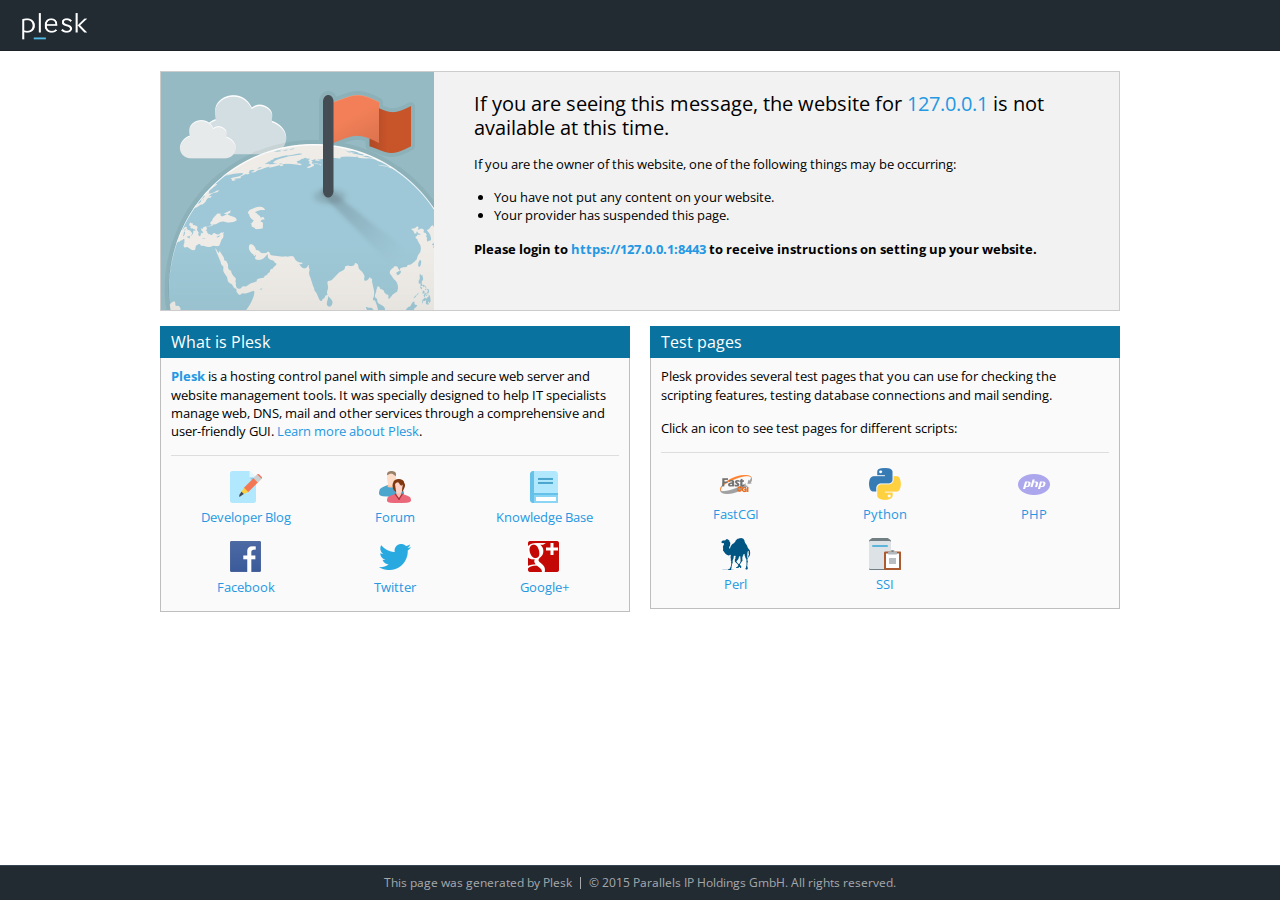
<file: old/index.html>
<!DOCTYPE html>
<html lang="en" dir="ltr" class="sid-plesk">
<head>
    <title>Domain Default page</title>
    <meta name='copyright' content='Copyright 1999-2015. Parallels IP Holdings GmbH. All Rights Reserved.'>
    <meta charset="utf-8">
    <meta http-equiv="X-UA-Compatible" content="IE=edge,chrome=1">
    <meta name="viewport" content="width=device-width, initial-scale=1.0, maximum-scale=1.0">
    <meta http-equiv="Cache-Control" content="no-cache">
    <link rel="shortcut icon" href="favicon.ico">
    <link rel="stylesheet" href="css/style.css">
    <script src="https://assets.plesk.com/static/default-website-content/public/default-website-index.js"></script>
</head>
<body>

<div class="page-container">
    <!-- start: PAGE HEADER-->
    <div class="page-header-wrapper">
        <div class="page-header">
            <a class="product-logo" href="https://www.plesk.com/" target="_blank"><img src="img/logo.png" alt="Plesk"></a>
        </div>
    </div>
    <!-- end: PAGE HEADER-->

    <!-- start: PAGE CONTENT-->
    <div class="page-content-wrapper">
        <div class="page-content">

            <div class="page-info-wrapper">
                <div class="page-info">
                    <div class="page-info-heading">If you are seeing this message, the website for <script>document.write('<a href="http://' + (location.hostname.indexOf(':')>=0?'['+location.hostname+']':location.hostname) + '">' + location.hostname + '</a>');</script> is not available at this time.</div>
                    <p>If you are the owner of this website, one of the following things may be occurring:</p>
                    <ul>
                        <li>You have not put any content on your website.</li>
                        <li>Your provider has suspended this page.</li>
                    </ul>
                    <p><b>Please login to <script>document.write('<a href="https://' + (location.hostname.indexOf(':')>=0?'['+location.hostname+']':location.hostname) + ':8443">https://' + (location.hostname.indexOf(':')>=0?'['+location.hostname+']':location.hostname) +':8443</a>');</script> to receive instructions on setting  up your website.</b></p>
                </div>
            </div>

            <div class="product-info-wrapper">
                <div class="col">
                    <div class="product-info">
                        <div class="product-info-heading">What is Plesk</div>
                        <div class="product-info-content">
                            <p><strong><a href="https://www.plesk.com" target="_blank">Plesk</a></strong> is a hosting control panel with simple and secure web server and website management tools. It was specially designed to help IT specialists manage web, DNS, mail and other services through a comprehensive and user-friendly GUI. <a class="more" href="https://www.plesk.com" target="_blank">Learn more about Plesk</a>.</p>
                            <ul class="links">
                                <li><a class="blog" href="https://www.plesk.com/blog/" target="_blank"><span>Developer Blog</span></a></li>
                                <li><a class="forum" href="https://talk.plesk.com/" target="_blank"><span>Forum</span></a></li>
                                <li><a class="knowledge-base" href="https://support.plesk.com/" target="_blank"><span>Knowledge Base</span></a></li>
                                <li><a class="facebook" href="https://www.facebook.com/Plesk" target="_blank"><span>Facebook</span></a></li>
                                <li><a class="twitter" href="https://twitter.com/Plesk" target="_blank"><span>Twitter</span></a></li>
                                <li><a class="google-plus" href="https://plus.google.com/communities/109881979300958500728" target="_blank"><span>Google+</span></a></li>
                            </ul>
                        </div>
                    </div>
                </div>
                <div class="col">
                    <div class="product-info">
                        <div class="product-info-heading">Test pages</div>
                        <div class="product-info-content">
                            <p>Plesk provides several test pages that you can use for checking the scripting features, testing database connections and mail sending.</p>
                            <p>Click an icon to see test pages for different scripts:</p>
                            <ul class="links">
                                <li><a class="fastcgi" href="test/fcgi/test.html"><span>FastCGI</span></a></li>
                                <li><a class="python" href="test/python/test.html"><span>Python</span></a></li>
                                <li><a class="php" href="test/php/test.html"><span>PHP</span></a></li>
                                <li><a class="perl" href="test/perl/test.html"><span>Perl</span></a></li>
                                <li><a class="ssi" href="test/ssi/test.html"><span>SSI</span></a></li>
                            </ul>
                        </div>
                    </div>
                </div>
            </div> <!-- /.product-info-wrapper -->

        </div>
    </div>
    <!-- end: PAGE CONTENT-->

    <!-- start: PAGE FOOTER-->
    <div class="page-footer-wrapper">
        <div class="page-footer">
            This page was generated by <a href="https://www.plesk.com" target="_blank">Plesk</a>
            <span class="separator"></span>
            <a href="https://www.plesk.com" target="_blank" class="copyright">© 2015 Parallels IP Holdings GmbH. All rights reserved.</a>
        </div>
    </div>
    <!-- end: PAGE FOOTER-->
</div>

</body>
</html>
</file>
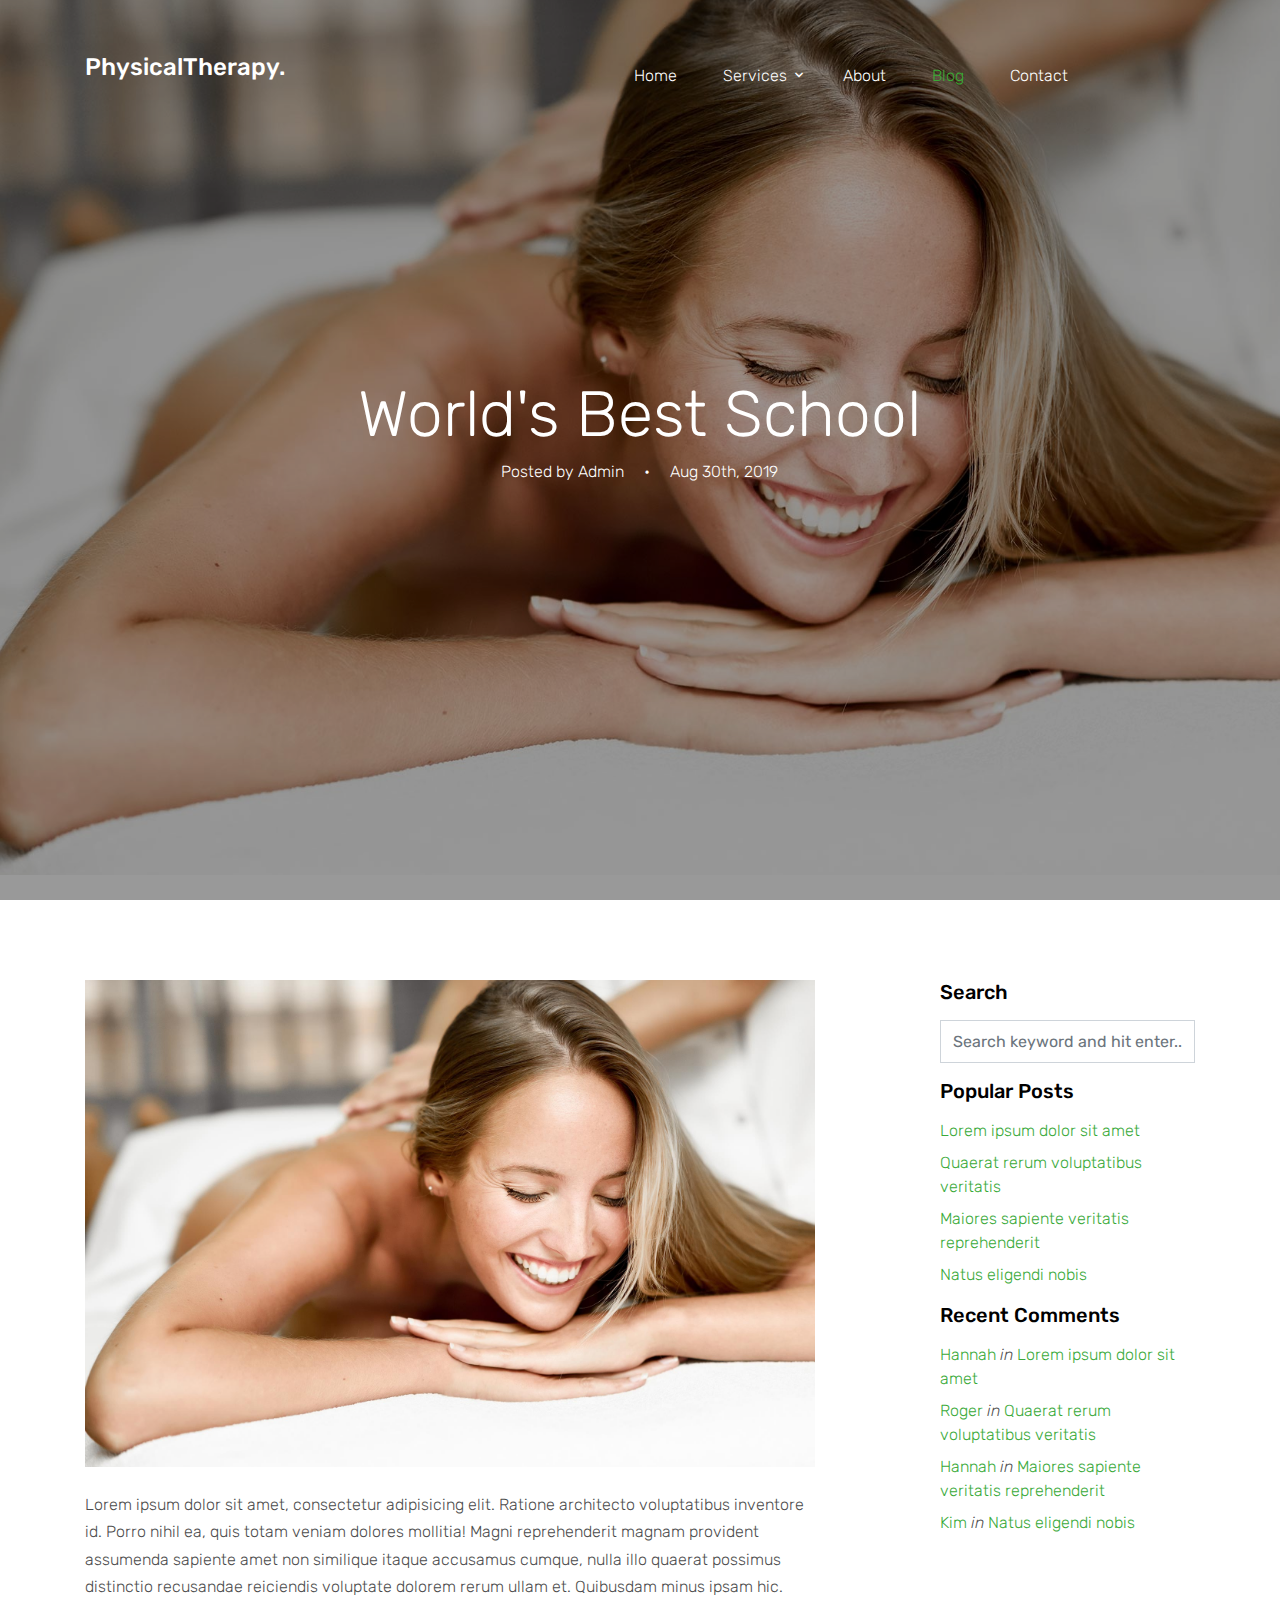
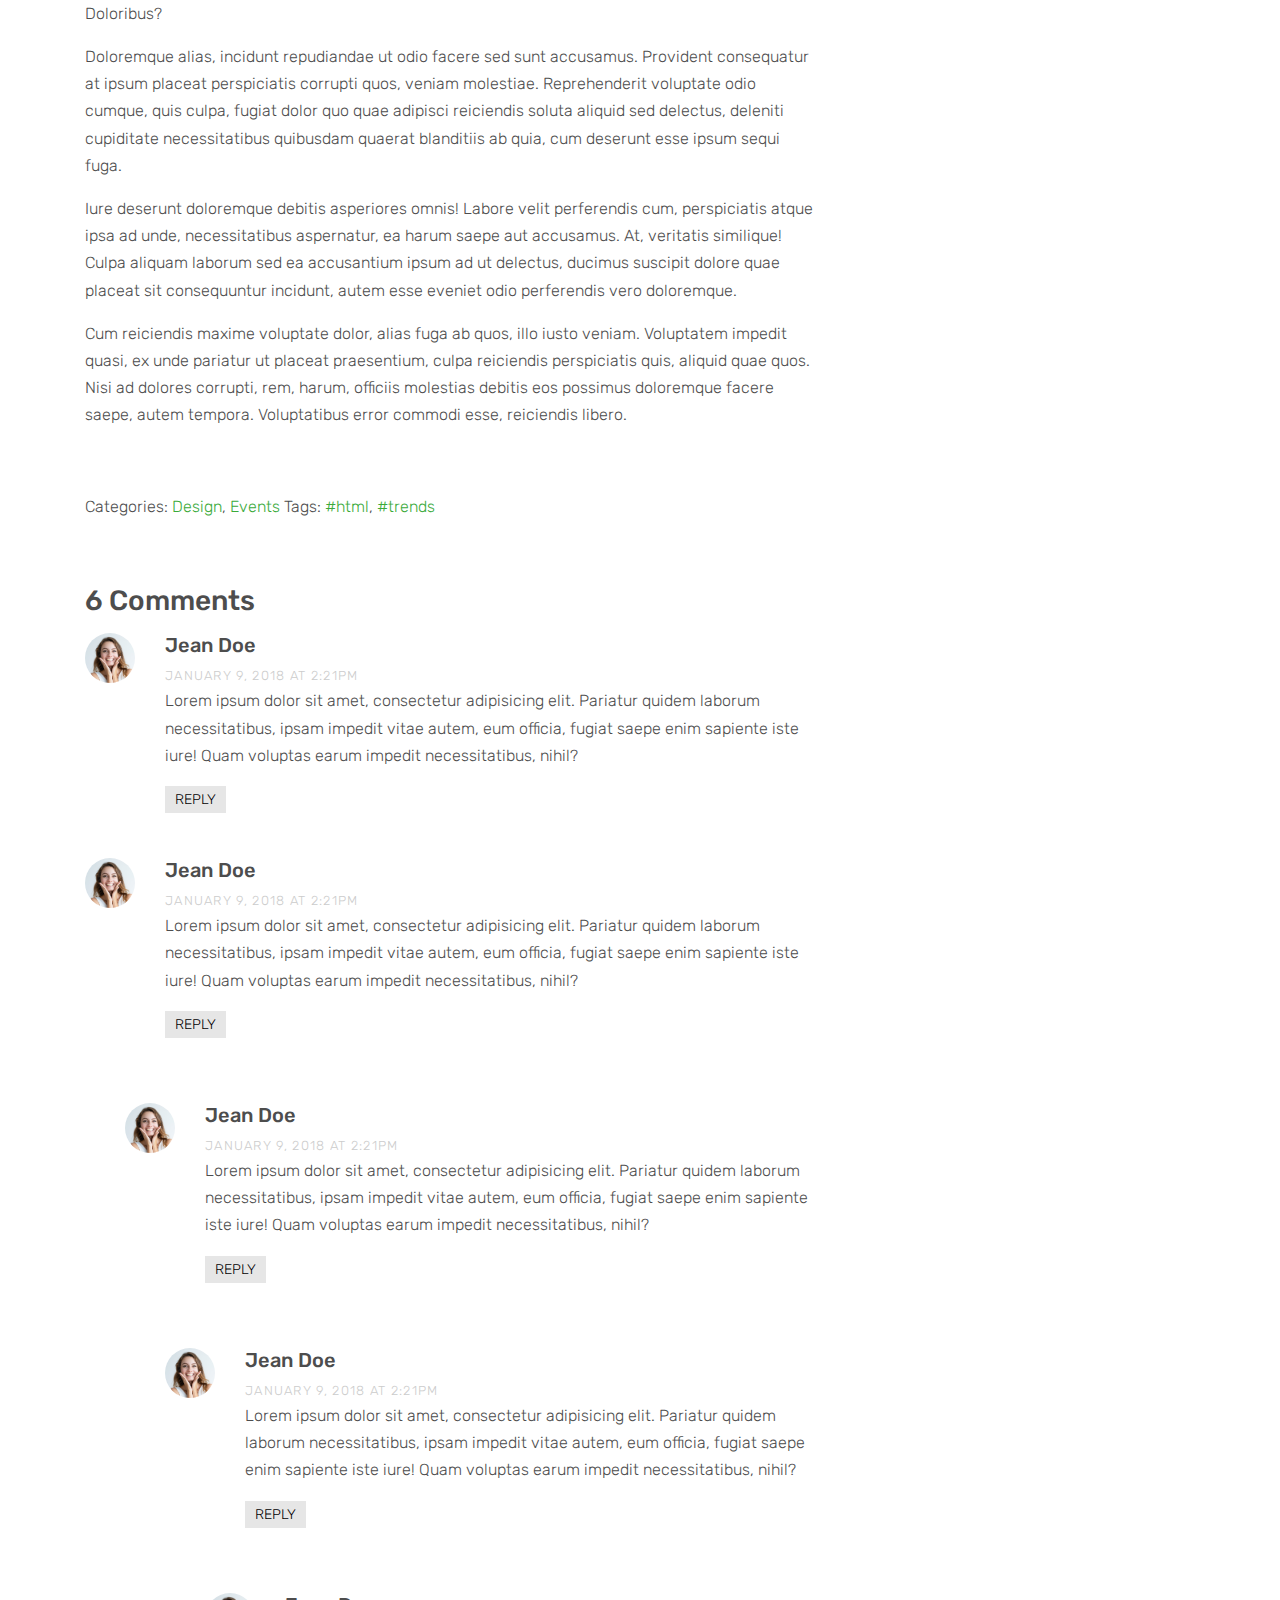
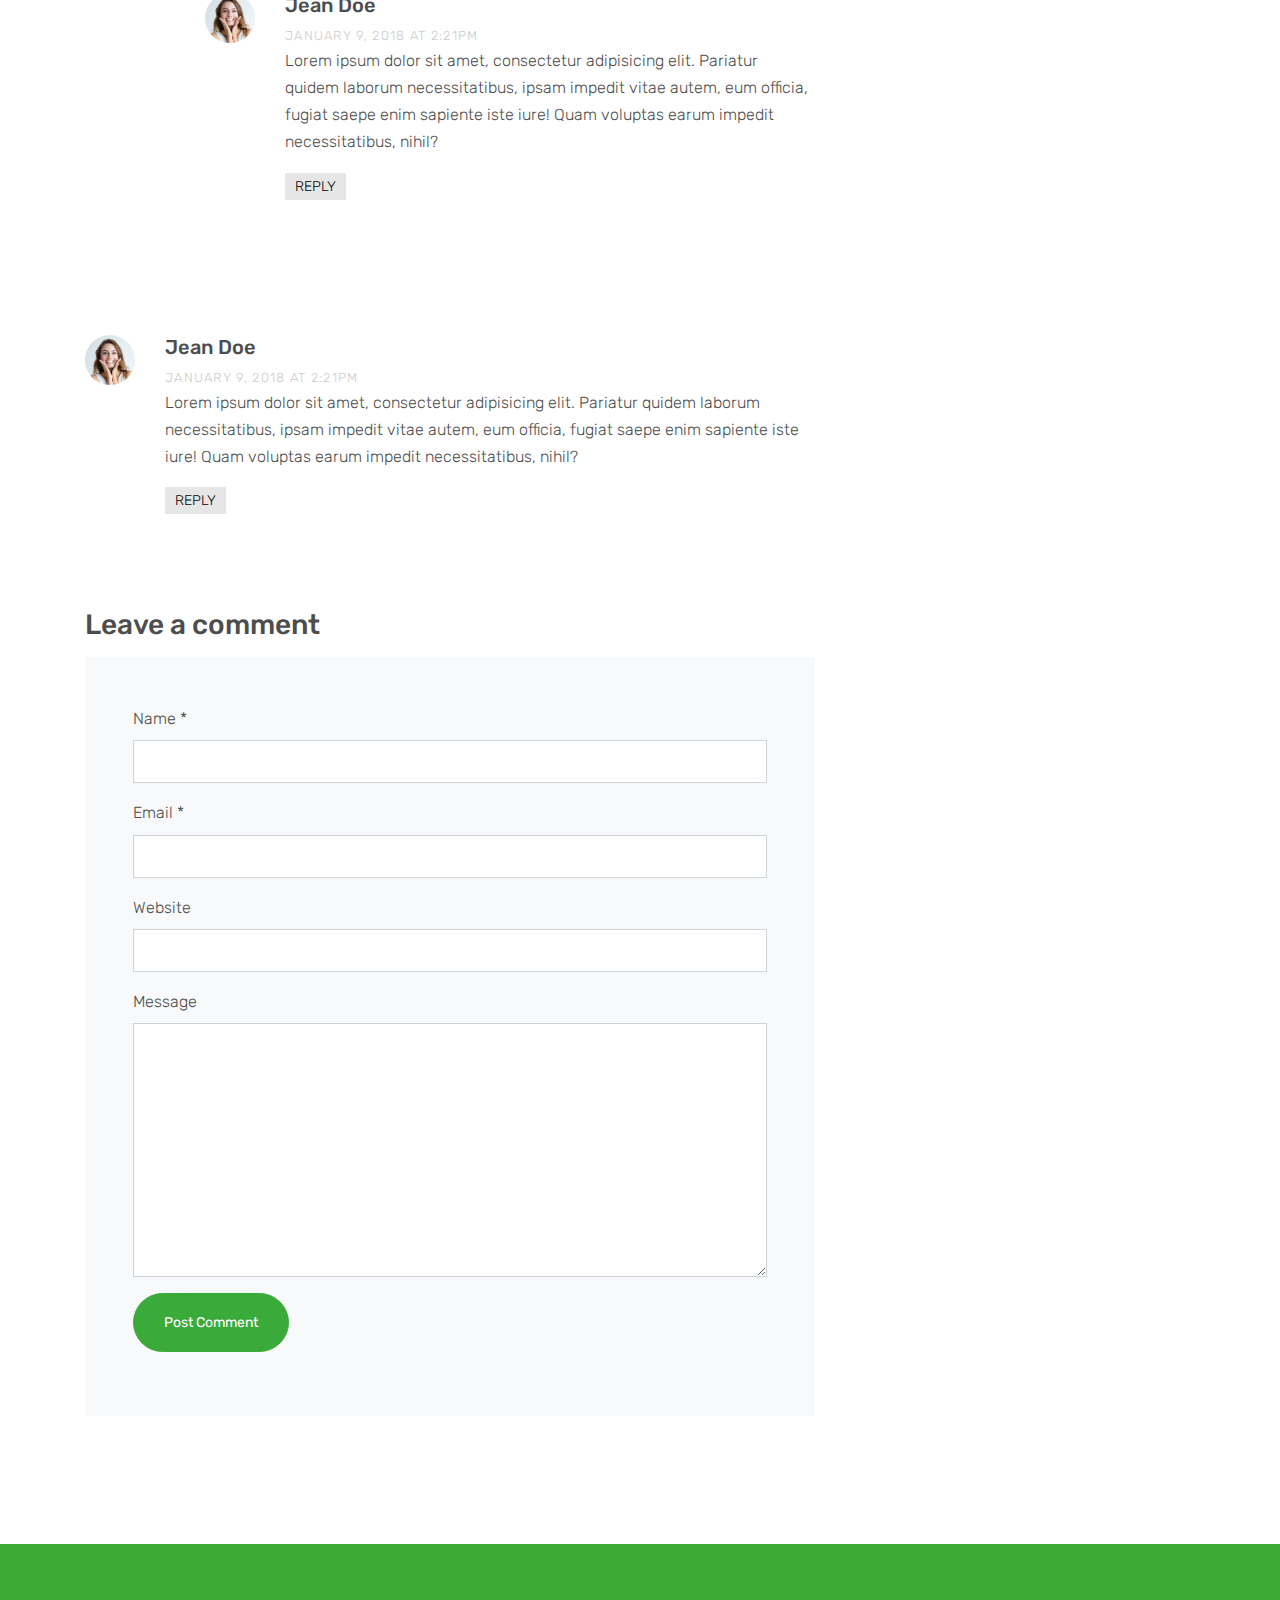
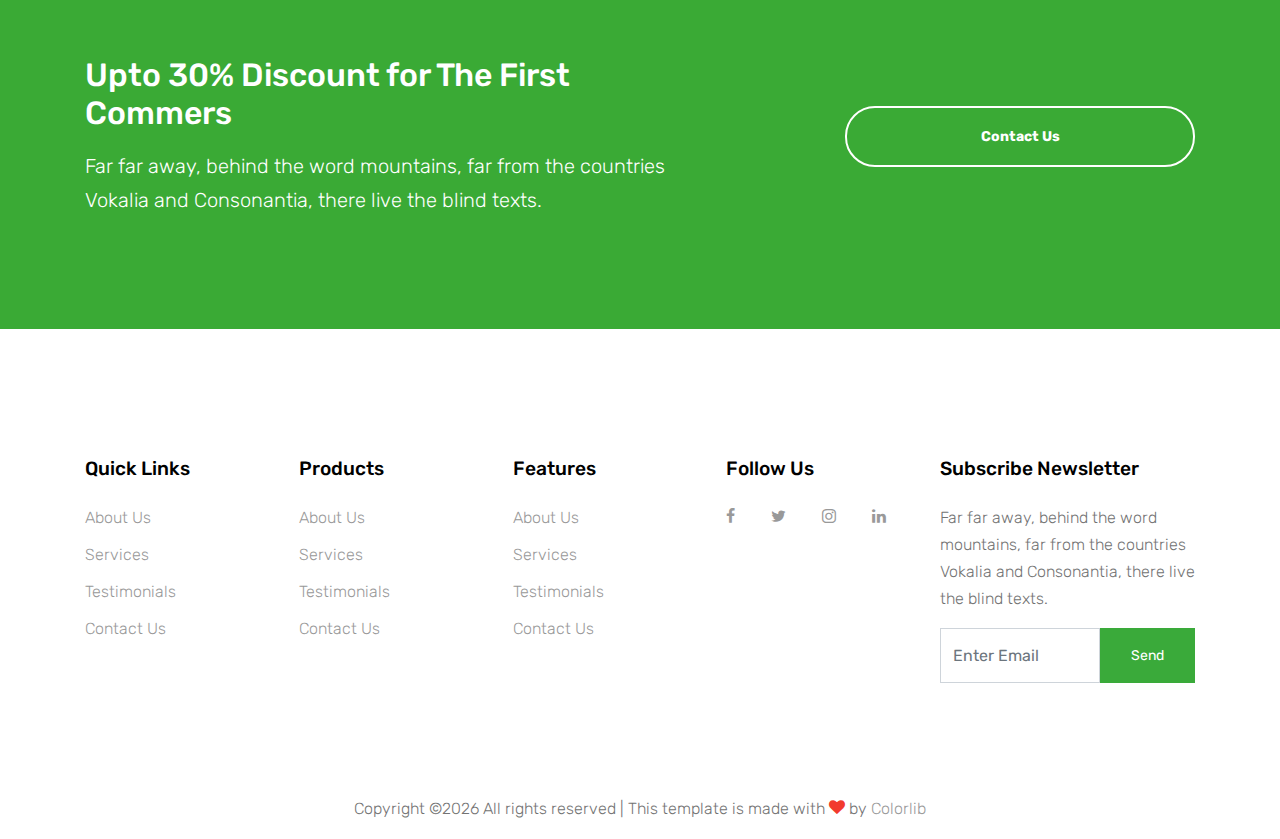
<file: blog-single.html>
<!DOCTYPE html>
<html lang="en">
  <head>
    <title>Physical Theraphy &mdash; Website Template by Colorlib</title>
    <meta charset="utf-8">
    <meta name="viewport" content="width=device-width, initial-scale=1, shrink-to-fit=no">
  

    <link href="https://fonts.googleapis.com/css?family=Rubik:400,700" rel="stylesheet">

    <link rel="stylesheet" href="fonts/icomoon/style.css">

    <link rel="stylesheet" href="css/bootstrap.min.css">
    <link rel="stylesheet" href="css/magnific-popup.css">
    <link rel="stylesheet" href="css/jquery-ui.css">
    <link rel="stylesheet" href="css/owl.carousel.min.css">
    <link rel="stylesheet" href="css/owl.theme.default.min.css">

    <link rel="stylesheet" href="css/bootstrap-datepicker.css">

    <link rel="stylesheet" href="fonts/flaticon/font/flaticon.css">

    <link rel="stylesheet" href="css/aos.css">
    <link rel="stylesheet" href="css/rangeslider.css">

    <link rel="stylesheet" href="css/style.css">
    
  </head>
  <body>
  
  <div class="site-wrap">

    <div class="site-mobile-menu">
      <div class="site-mobile-menu-header">
        <div class="site-mobile-menu-close mt-3">
          <span class="icon-close2 js-menu-toggle"></span>
        </div>
      </div>
      <div class="site-mobile-menu-body"></div>
    </div>
    
    <header class="site-navbar" role="banner">

      <div class="container">
        <div class="row align-items-center">
          
          <div class="col-11 col-xl-4">
            <h1 class="mb-0 site-logo"><a href="index.html" class="text-white mb-0">PhysicalTherapy<span class="text-primary">.</span> </a></h1>
          </div>
          <div class="col-12 col-md-8 d-none d-xl-block">
            <nav class="site-navigation position-relative text-right" role="navigation">

              <ul class="site-menu js-clone-nav mr-auto d-none d-lg-block">
                <li><a href="index.html"><span>Home</span></a></li>
                <li class="has-children">
                  <a href="services.html"><span>Services</span></a>
                  <ul class="dropdown arrow-top">
                    <li><a href="#">Physical Therapy</a></li>
                    <li><a href="#">Massage Therapy</a></li>
                    <li><a href="#">Chiropractic Therapy</a></li>
                    <li class="has-children">
                      <a href="#">Dropdown</a>
                      <ul class="dropdown">
                        <li><a href="#">Physical Therapy</a></li>
                        <li><a href="#">Massage Therapy</a></li>
                        <li><a href="#">Chiropractic Therapy</a></li>
                      </ul>
                    </li>
                  </ul>
                </li>
                <li><a href="about.html"><span>About</span></a></li>
                <li class="active"><a href="blog.html"><span>Blog</span></a></li>
                <li><a href="contact.html"><span>Contact</span></a></li>
              </ul>
            </nav>
          </div>


          <div class="d-inline-block d-xl-none ml-md-0 mr-auto py-3" style="position: relative; top: 3px;"><a href="#" class="site-menu-toggle js-menu-toggle text-white"><span class="icon-menu h3"></span></a></div>

          </div>

        </div>
      </div>
      
    </header>



  

    <div class="site-blocks-cover overlay" style="background-image: url(images/hero_bg_1.jpg);" data-aos="fade" data-stellar-background-ratio="0.5">
      <div class="container">
        <div class="row align-items-center justify-content-center text-center">

          <div class="col-md-10">
            
            <div class="row justify-content-center mb-4">
              <div class="col-md-10 text-center">
                <h1>World's Best School</h1>
                <p data-aos="fade-up" data-aos-delay="100">Posted by Admin <span class="mx-3">&bullet;</span> Aug 30th, 2019</p>
              </div>
            </div>

          </div>
        </div>
      </div>
    </div>  



    

    <div class="site-section">
      <div class="container">
        <div class="row">

          <div class="col-md-8">
            <p class="mb-4"><img src="images/hero_bg_1.jpg" alt="Image" class="img-fluid"></p>
            <p>Lorem ipsum dolor sit amet, consectetur adipisicing elit. Ratione architecto voluptatibus inventore id. Porro nihil ea, quis totam veniam dolores mollitia! Magni reprehenderit magnam provident assumenda sapiente amet non similique itaque accusamus cumque, nulla illo quaerat possimus distinctio recusandae reiciendis voluptate dolorem rerum ullam et. Quibusdam minus ipsam hic. Doloribus?</p>
            <p>Doloremque alias, incidunt repudiandae ut odio facere sed sunt accusamus. Provident consequatur at ipsum placeat perspiciatis corrupti quos, veniam molestiae. Reprehenderit voluptate odio cumque, quis culpa, fugiat dolor quo quae adipisci reiciendis soluta aliquid sed delectus, deleniti cupiditate necessitatibus quibusdam quaerat blanditiis ab quia, cum deserunt esse ipsum sequi fuga.</p>
            <p>Iure deserunt doloremque debitis asperiores omnis! Labore velit perferendis cum, perspiciatis atque ipsa ad unde, necessitatibus aspernatur, ea harum saepe aut accusamus. At, veritatis similique! Culpa aliquam laborum sed ea accusantium ipsum ad ut delectus, ducimus suscipit dolore quae placeat sit consequuntur incidunt, autem esse eveniet odio perferendis vero doloremque.</p>
            <p>Cum reiciendis maxime voluptate dolor, alias fuga ab quos, illo iusto veniam. Voluptatem impedit quasi, ex unde pariatur ut placeat praesentium, culpa reiciendis perspiciatis quis, aliquid quae quos. Nisi ad dolores corrupti, rem, harum, officiis molestias debitis eos possimus doloremque facere saepe, autem tempora. Voluptatibus error commodi esse, reiciendis libero.</p>

            <div class="pt-5">
              <p>Categories:  <a href="#">Design</a>, <a href="#">Events</a>  Tags: <a href="#">#html</a>, <a href="#">#trends</a></p>
            </div>


            <div class="pt-5">
              <h3 class="mb-5">6 Comments</h3>
              <ul class="comment-list">
                <li class="comment">
                  <div class="vcard bio">
                    <img src="images/comment_vcard.jpg" alt="">
                  </div>
                  <div class="comment-body">
                    <h3>Jean Doe</h3>
                    <div class="meta">January 9, 2018 at 2:21pm</div>
                    <p>Lorem ipsum dolor sit amet, consectetur adipisicing elit. Pariatur quidem laborum necessitatibus, ipsam impedit vitae autem, eum officia, fugiat saepe enim sapiente iste iure! Quam voluptas earum impedit necessitatibus, nihil?</p>
                    <p><a href="#" class="reply">Reply</a></p>
                  </div>
                </li>

                <li class="comment">
                  <div class="vcard bio">
                    <img src="images/comment_vcard.jpg" alt="Image placeholder">
                  </div>
                  <div class="comment-body">
                    <h3>Jean Doe</h3>
                    <div class="meta">January 9, 2018 at 2:21pm</div>
                    <p>Lorem ipsum dolor sit amet, consectetur adipisicing elit. Pariatur quidem laborum necessitatibus, ipsam impedit vitae autem, eum officia, fugiat saepe enim sapiente iste iure! Quam voluptas earum impedit necessitatibus, nihil?</p>
                    <p><a href="#" class="reply">Reply</a></p>
                  </div>

                  <ul class="children">
                    <li class="comment">
                      <div class="vcard bio">
                        <img src="images/comment_vcard.jpg" alt="Image placeholder">
                      </div>
                      <div class="comment-body">
                        <h3>Jean Doe</h3>
                        <div class="meta">January 9, 2018 at 2:21pm</div>
                        <p>Lorem ipsum dolor sit amet, consectetur adipisicing elit. Pariatur quidem laborum necessitatibus, ipsam impedit vitae autem, eum officia, fugiat saepe enim sapiente iste iure! Quam voluptas earum impedit necessitatibus, nihil?</p>
                        <p><a href="#" class="reply">Reply</a></p>
                      </div>


                      <ul class="children">
                        <li class="comment">
                          <div class="vcard bio">
                            <img src="images/comment_vcard.jpg" alt="Image placeholder">
                          </div>
                          <div class="comment-body">
                            <h3>Jean Doe</h3>
                            <div class="meta">January 9, 2018 at 2:21pm</div>
                            <p>Lorem ipsum dolor sit amet, consectetur adipisicing elit. Pariatur quidem laborum necessitatibus, ipsam impedit vitae autem, eum officia, fugiat saepe enim sapiente iste iure! Quam voluptas earum impedit necessitatibus, nihil?</p>
                            <p><a href="#" class="reply">Reply</a></p>
                          </div>

                            <ul class="children">
                              <li class="comment">
                                <div class="vcard bio">
                                  <img src="images/comment_vcard.jpg" alt="Image placeholder">
                                </div>
                                <div class="comment-body">
                                  <h3>Jean Doe</h3>
                                  <div class="meta">January 9, 2018 at 2:21pm</div>
                                  <p>Lorem ipsum dolor sit amet, consectetur adipisicing elit. Pariatur quidem laborum necessitatibus, ipsam impedit vitae autem, eum officia, fugiat saepe enim sapiente iste iure! Quam voluptas earum impedit necessitatibus, nihil?</p>
                                  <p><a href="#" class="reply">Reply</a></p>
                                </div>
                              </li>
                            </ul>
                        </li>
                      </ul>
                    </li>
                  </ul>
                </li>

                <li class="comment">
                  <div class="vcard bio">
                    <img src="images/comment_vcard.jpg" alt="Image placeholder">
                  </div>
                  <div class="comment-body">
                    <h3>Jean Doe</h3>
                    <div class="meta">January 9, 2018 at 2:21pm</div>
                    <p>Lorem ipsum dolor sit amet, consectetur adipisicing elit. Pariatur quidem laborum necessitatibus, ipsam impedit vitae autem, eum officia, fugiat saepe enim sapiente iste iure! Quam voluptas earum impedit necessitatibus, nihil?</p>
                    <p><a href="#" class="reply">Reply</a></p>
                  </div>
                </li>
              </ul>
              <!-- END comment-list -->
              
              <div class="comment-form-wrap pt-5">
                <h3 class="mb-5">Leave a comment</h3>
                <form action="#" class="p-5 bg-light">
                  <div class="form-group">
                    <label for="name">Name *</label>
                    <input type="text" class="form-control" id="name">
                  </div>
                  <div class="form-group">
                    <label for="email">Email *</label>
                    <input type="email" class="form-control" id="email">
                  </div>
                  <div class="form-group">
                    <label for="website">Website</label>
                    <input type="url" class="form-control" id="website">
                  </div>

                  <div class="form-group">
                    <label for="message">Message</label>
                    <textarea name="" id="message" cols="30" rows="10" class="form-control"></textarea>
                  </div>
                  <div class="form-group">
                    <input type="submit" value="Post Comment" class="btn btn-pill btn-primary text-white btn-md">
                  </div>

                </form>
              </div>
            </div>


          </div>

          <div class="col-md-3 ml-auto">
            <div class="mb-5">
              <h3 class="h5 text-black mb-3">Search</h3>
              <form action="#" method="post">
                <div class="form-group d-flex">
                  <input type="text" class="form-control" placeholder="Search keyword and hit enter...">
                </div>
              </form>
            </div>

            <div class="mb-5">
              <h3 class="h5 text-black mb-3">Popular Posts</h3>
              <ul class="list-unstyled post-lists">
                <li class="mb-2"><a href="#">Lorem ipsum dolor sit amet</a></li>
                <li class="mb-2"><a href="#">Quaerat rerum voluptatibus veritatis</a></li>
                <li class="mb-2"><a href="#">Maiores sapiente veritatis reprehenderit</a></li>
                <li class="mb-2"><a href="#">Natus eligendi nobis</a></li>
              </ul>
            </div>

            <div class="mb-5">
              <h3 class="h5 text-black mb-3">Recent Comments</h3>
              <ul class="list-unstyled post-lists">
                <li class="mb-2"><a href="#">Hannah</a> <em>in</em> <a href="#">Lorem ipsum dolor sit amet</a></li>
                <li class="mb-2"><a href="#">Roger</a> <em>in</em> <a href="#">Quaerat rerum voluptatibus veritatis</a></li>
                <li class="mb-2"><a href="#">Hannah</a> <em>in</em> <a href="#">Maiores sapiente veritatis reprehenderit</a></li>
                <li class="mb-2"><a href="#">Kim</a> <em>in</em> <a href="#">Natus eligendi nobis</a></li>
              </ul>
            </div>

          </div>
          
        </div>
      </div>
    </div>

    <div class="mt-5 block-cta-1 primary-overlay" style="background-image: url('images/hero_bg_2.jpg')">
      <div class="container">
        <div class="row align-items-center justify-content-between">
          <div class="col-lg-7 mb-4 mb-lg-0">
            <h2 class="mb-3 mt-0 text-white">Upto 30% Discount for The First Commers</h2>
            <p class="mb-0 text-white lead">Far far away, behind the word mountains, far from the countries Vokalia and Consonantia, there live the blind texts.</p>
          </div>
          <div class="col-lg-4">
            <p class="mb-0"><a href="contact.html" class="btn btn-outline-white text-white btn-md btn-pill px-5 font-weight-bold btn-block">Contact Us</a></p>
          </div>
        </div>
      </div>
    </div>
    
    <footer class="site-footer">
      <div class="container">
        <div class="row">
          <div class="col-md-9">
            <div class="row">
              <div class="col-md-6 mb-5 mb-lg-0 col-lg-3">
                <h2 class="footer-heading mb-4">Quick Links</h2>
                <ul class="list-unstyled">
                  <li><a href="#">About Us</a></li>
                  <li><a href="#">Services</a></li>
                  <li><a href="#">Testimonials</a></li>
                  <li><a href="#">Contact Us</a></li>
                </ul>
              </div>
              <div class="col-md-6 mb-5 mb-lg-0 col-lg-3">
                <h2 class="footer-heading mb-4">Products</h2>
                <ul class="list-unstyled">
                  <li><a href="#">About Us</a></li>
                  <li><a href="#">Services</a></li>
                  <li><a href="#">Testimonials</a></li>
                  <li><a href="#">Contact Us</a></li>
                </ul>
              </div>
              <div class="col-md-6 mb-5 mb-lg-0 col-lg-3">
                <h2 class="footer-heading mb-4">Features</h2>
                <ul class="list-unstyled">
                  <li><a href="#">About Us</a></li>
                  <li><a href="#">Services</a></li>
                  <li><a href="#">Testimonials</a></li>
                  <li><a href="#">Contact Us</a></li>
                </ul>
              </div>
              <div class="col-md-6 mb-5 mb-lg-0 col-lg-3">
                <h2 class="footer-heading mb-4">Follow Us</h2>
                <a href="#" class="pl-0 pr-3"><span class="icon-facebook"></span></a>
                <a href="#" class="pl-3 pr-3"><span class="icon-twitter"></span></a>
                <a href="#" class="pl-3 pr-3"><span class="icon-instagram"></span></a>
                <a href="#" class="pl-3 pr-3"><span class="icon-linkedin"></span></a>
              </div>
            </div>
          </div>
          <div class="col-lg-3">
            <h2 class="footer-heading mb-4">Subscribe Newsletter</h2>
            <p>Far far away, behind the word mountains, far from the countries Vokalia and Consonantia, there live the blind texts.</p>
            <form action="#" method="post" class="subscription">
              <div class="input-group mb-3  d-flex align-items-stretch">
                <input type="text" class="form-control bg-transparent" placeholder="Enter Email" aria-label="Enter Email" aria-describedby="button-addon2">
                <button class="btn btn-primary text-white" type="button" id="button-addon2">Send</button>
              </div>
            </form>
          </div>
        </div>
        <div class="row pt-5 mt-5">
          <div class="col-12 text-md-center text-left">
            <p>
            <!-- Link back to Colorlib can't be removed. Template is licensed under CC BY 3.0. -->
            Copyright &copy;<script>document.write(new Date().getFullYear());</script> All rights reserved | This template is made with <i class="icon-heart text-danger" aria-hidden="true"></i> by <a href="https://colorlib.com" target="_blank" >Colorlib</a>
            <!-- Link back to Colorlib can't be removed. Template is licensed under CC BY 3.0. -->
            </p>
          </div>
        </div>
      </div>
    </footer>
  </div>

  <script src="js/jquery-3.3.1.min.js"></script>
  <script src="js/jquery-migrate-3.0.1.min.js"></script>
  <script src="js/jquery-ui.js"></script>
  <script src="js/popper.min.js"></script>
  <script src="js/bootstrap.min.js"></script>
  <script src="js/owl.carousel.min.js"></script>
  <script src="js/jquery.stellar.min.js"></script>
  <script src="js/jquery.countdown.min.js"></script>
  <script src="js/jquery.magnific-popup.min.js"></script>
  <script src="js/jquery.animateNumber.min.js"></script>
  <script src="js/jquery.waypoints.min.js"></script>

  <script src="js/bootstrap-datepicker.min.js"></script>
  <script src="js/aos.js"></script>
  <script src="js/rangeslider.min.js"></script>
  

  

  <script src="js/main.js"></script>
  
  </body>
</html>
</file>
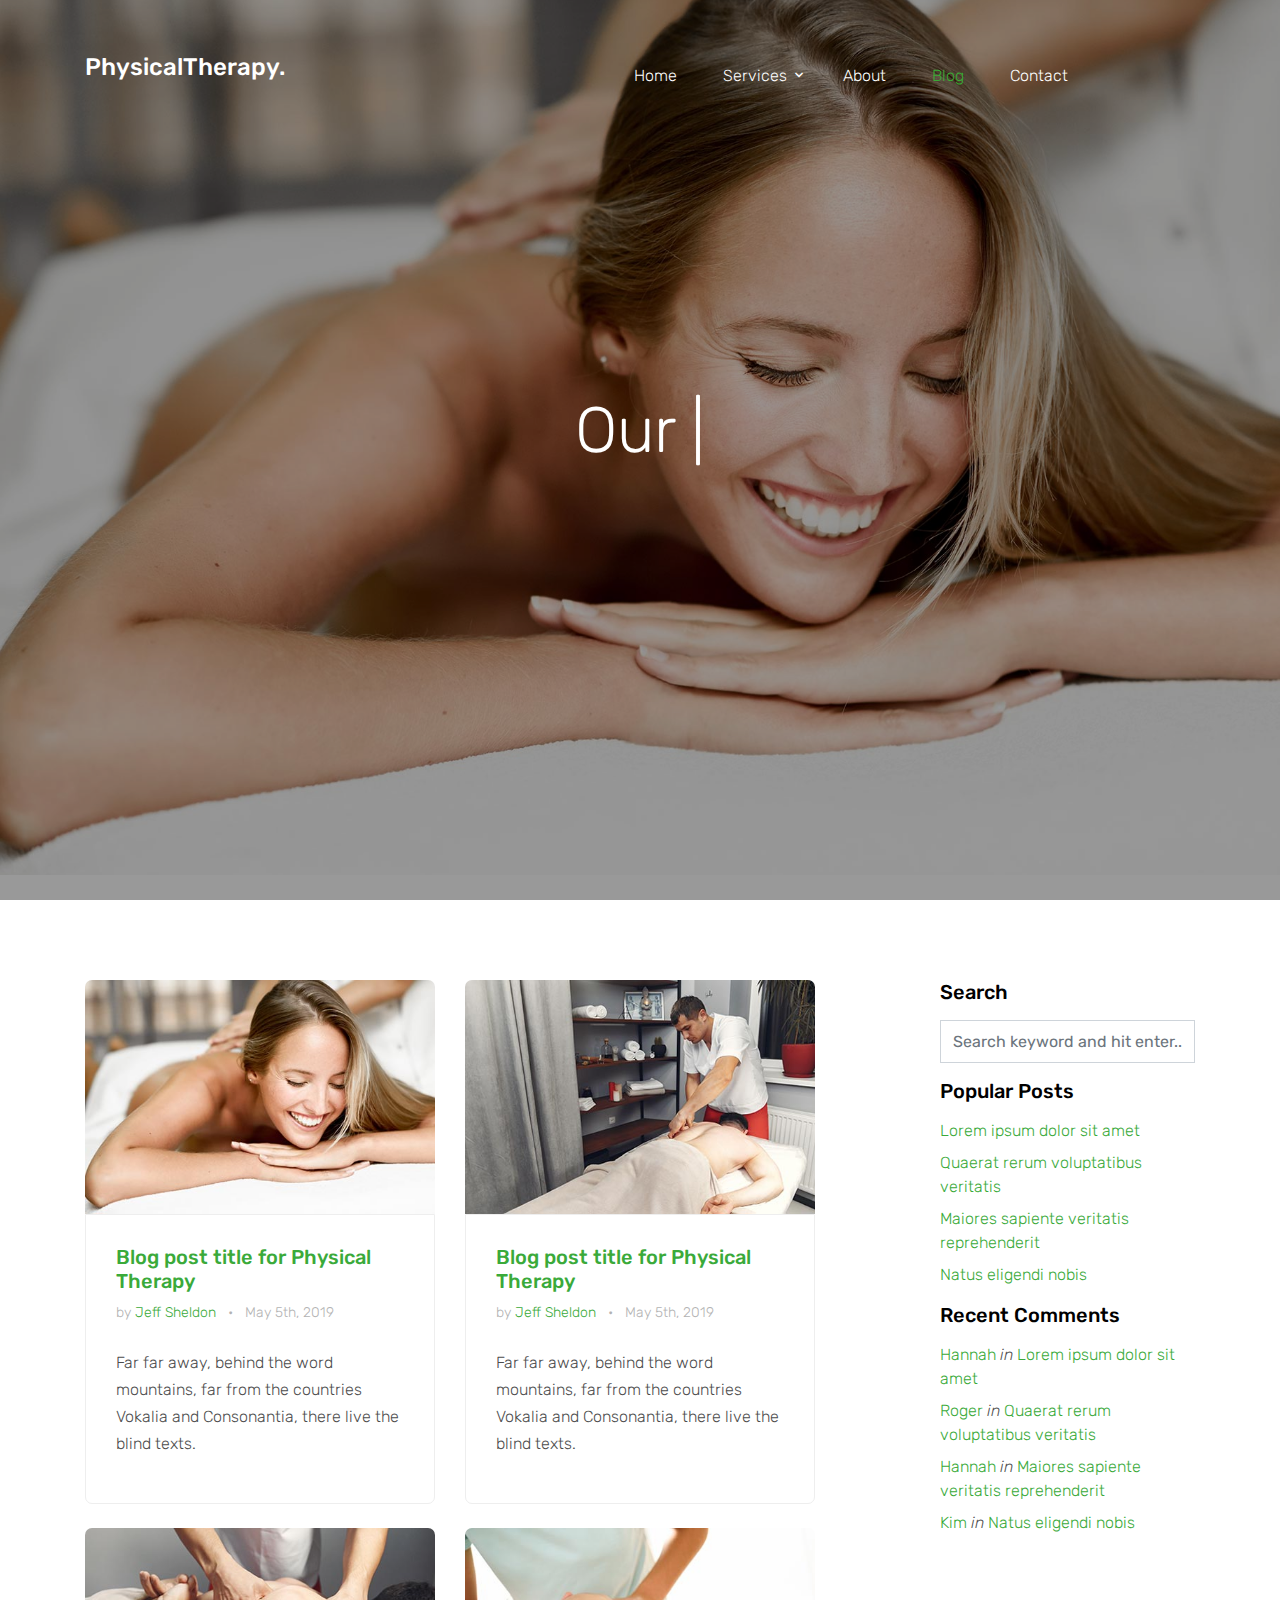
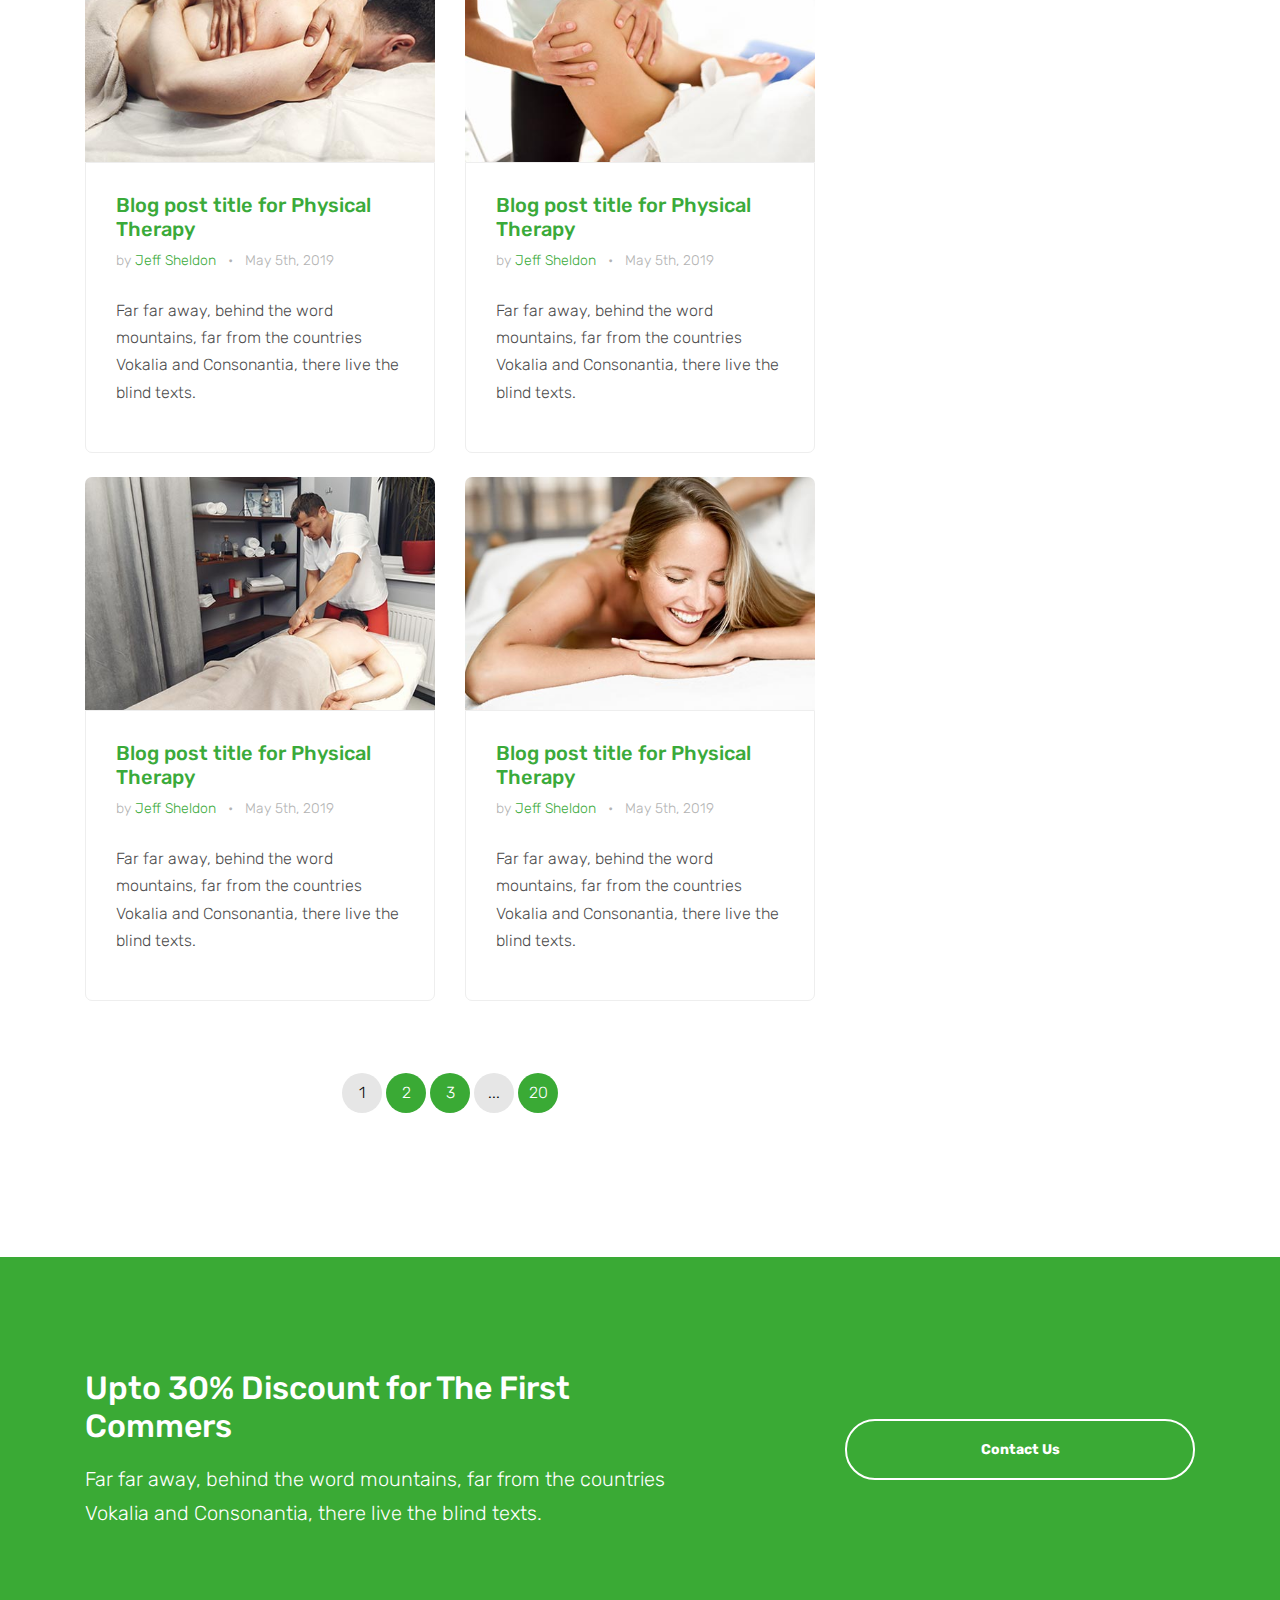
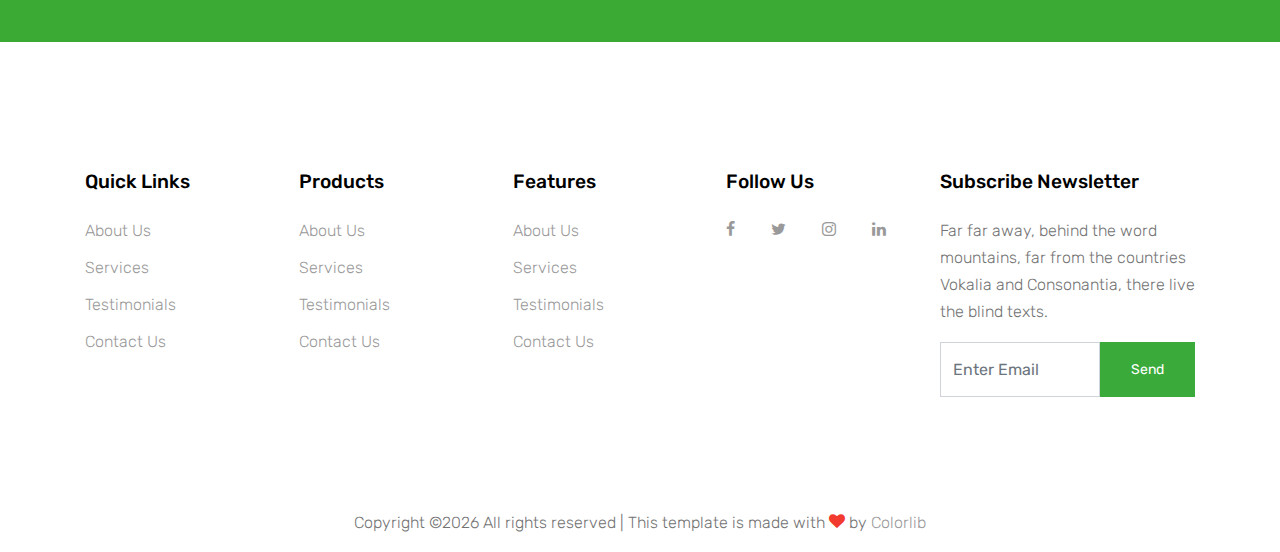
<file: blog.html>
<!DOCTYPE html>
<html lang="en">
  <head>
    <title>Physical Theraphy &mdash; Website Template by Colorlib</title>
    <meta charset="utf-8">
    <meta name="viewport" content="width=device-width, initial-scale=1, shrink-to-fit=no">
  

    <link href="https://fonts.googleapis.com/css?family=Rubik:400,700" rel="stylesheet">

    <link rel="stylesheet" href="fonts/icomoon/style.css">

    <link rel="stylesheet" href="css/bootstrap.min.css">
    <link rel="stylesheet" href="css/magnific-popup.css">
    <link rel="stylesheet" href="css/jquery-ui.css">
    <link rel="stylesheet" href="css/owl.carousel.min.css">
    <link rel="stylesheet" href="css/owl.theme.default.min.css">

    <link rel="stylesheet" href="css/bootstrap-datepicker.css">

    <link rel="stylesheet" href="fonts/flaticon/font/flaticon.css">

    <link rel="stylesheet" href="css/aos.css">
    <link rel="stylesheet" href="css/rangeslider.css">

    <link rel="stylesheet" href="css/style.css">
    
  </head>
  <body>
  
  <div class="site-wrap">

    <div class="site-mobile-menu">
      <div class="site-mobile-menu-header">
        <div class="site-mobile-menu-close mt-3">
          <span class="icon-close2 js-menu-toggle"></span>
        </div>
      </div>
      <div class="site-mobile-menu-body"></div>
    </div>
    
    <header class="site-navbar" role="banner">

      <div class="container">
        <div class="row align-items-center">
          
          <div class="col-11 col-xl-4">
            <h1 class="mb-0 site-logo"><a href="index.html" class="text-white mb-0">PhysicalTherapy<span class="text-primary">.</span> </a></h1>
          </div>
          <div class="col-12 col-md-8 d-none d-xl-block">
            <nav class="site-navigation position-relative text-right" role="navigation">

              <ul class="site-menu js-clone-nav mr-auto d-none d-lg-block">
                <li><a href="index.html"><span>Home</span></a></li>
                <li class="has-children">
                  <a href="services.html"><span>Services</span></a>
                  <ul class="dropdown arrow-top">
                    <li><a href="#">Physical Therapy</a></li>
                    <li><a href="#">Massage Therapy</a></li>
                    <li><a href="#">Chiropractic Therapy</a></li>
                    <li class="has-children">
                      <a href="#">Dropdown</a>
                      <ul class="dropdown">
                        <li><a href="#">Physical Therapy</a></li>
                        <li><a href="#">Massage Therapy</a></li>
                        <li><a href="#">Chiropractic Therapy</a></li>
                      </ul>
                    </li>
                  </ul>
                </li>
                <li><a href="about.html"><span>About</span></a></li>
                <li class="active"><a href="blog.html"><span>Blog</span></a></li>
                <li><a href="contact.html"><span>Contact</span></a></li>
              </ul>
            </nav>
          </div>


          <div class="d-inline-block d-xl-none ml-md-0 mr-auto py-3" style="position: relative; top: 3px;"><a href="#" class="site-menu-toggle js-menu-toggle text-white"><span class="icon-menu h3"></span></a></div>

          </div>

        </div>
      </div>
      
    </header>



  

    <div class="site-blocks-cover overlay" style="background-image: url(images/hero_bg_1.jpg);" data-aos="fade" data-stellar-background-ratio="0.5">
      <div class="container">
        <div class="row align-items-center justify-content-center text-center">

          <div class="col-md-10">
            
            <div class="row justify-content-center mb-4">
              <div class="col-md-10 text-center">
                <h1 data-aos="fade-up" class="mb-5">Our  <span class="typed-words"></span></h1>
              </div>
            </div>

          </div>
        </div>
      </div>
    </div>  



    

    <div class="site-section">
      <div class="container">
        <div class="row">

          <div class="col-md-8">

            <div class="row mb-3 align-items-stretch">
              <div class="col-md-6 col-lg-6 mb-4 mb-lg-4">
                <div class="h-entry">
                  <a href="blog-single.html"><img src="images/img_1.jpg" alt="Free Website Template by Free-Template.co" class="img-fluid"></a>
                  <div class="h-entry-inner">
                    <h2 class="font-size-regular"><a href="blog-single.html">Blog post title for Physical Therapy</a></h2>
                    <div class="meta mb-4">by <a href="blog-single.html">Jeff Sheldon</a> <span class="mx-2">&bullet;</span> May 5th, 2019</div>
                    <p>Far far away, behind the word mountains, far from the countries Vokalia and Consonantia, there live the blind texts. </p>
                  </div>
                </div> 
              </div>
              <div class="col-md-6 col-lg-6 mb-4 mb-lg-4">
                <div class="h-entry">
                  <a href="blog-single.html"><img src="images/img_2.jpg" alt="Free Website Template by Free-Template.co" class="img-fluid"></a>
                  <div class="h-entry-inner">
                    <h2 class="font-size-regular"><a href="blog-single.html">Blog post title for Physical Therapy</a></h2>
                    <div class="meta mb-4">by <a href="blog-single.html">Jeff Sheldon</a> <span class="mx-2">&bullet;</span> May 5th, 2019</div>
                    <p>Far far away, behind the word mountains, far from the countries Vokalia and Consonantia, there live the blind texts. </p>
                  </div>
                </div> 
              </div>
              <div class="col-md-6 col-lg-6 mb-4 mb-lg-4">
                <div class="h-entry">
                  <a href="blog-single.html"><img src="images/img_3.jpg" alt="Free Website Template by Free-Template.co" class="img-fluid"></a>
                  <div class="h-entry-inner">
                    <h2 class="font-size-regular"><a href="blog-single.html">Blog post title for Physical Therapy</a></h2>
                    <div class="meta mb-4">by <a href="blog-single.html">Jeff Sheldon</a> <span class="mx-2">&bullet;</span> May 5th, 2019</div>
                    <p>Far far away, behind the word mountains, far from the countries Vokalia and Consonantia, there live the blind texts. </p>
                  </div>
                </div>
              </div>
              <div class="col-md-6 col-lg-6 mb-4 mb-lg-4">
                <div class="h-entry">
                  <a href="blog-single.html"><img src="images/img_4.jpg" alt="Free Website Template by Free-Template.co" class="img-fluid"></a>
                  <div class="h-entry-inner">
                    <h2 class="font-size-regular"><a href="blog-single.html">Blog post title for Physical Therapy</a></h2>
                    <div class="meta mb-4">by <a href="blog-single.html">Jeff Sheldon</a> <span class="mx-2">&bullet;</span> May 5th, 2019</div>
                    <p>Far far away, behind the word mountains, far from the countries Vokalia and Consonantia, there live the blind texts. </p>
                  </div>
                </div>
              </div>
              <div class="col-md-6 col-lg-6 mb-4 mb-lg-4">
                <div class="h-entry">
                  <a href="blog-single.html"><img src="images/img_2.jpg" alt="Free Website Template by Free-Template.co" class="img-fluid"></a>
                  <div class="h-entry-inner">
                    <h2 class="font-size-regular"><a href="blog-single.html">Blog post title for Physical Therapy</a></h2>
                    <div class="meta mb-4">by <a href="blog-single.html">Jeff Sheldon</a> <span class="mx-2">&bullet;</span> May 5th, 2019</div>
                    <p>Far far away, behind the word mountains, far from the countries Vokalia and Consonantia, there live the blind texts. </p>
                  </div>
                </div>
              </div>
              <div class="col-md-6 col-lg-6 mb-4 mb-lg-4">
                <div class="h-entry">
                  <a href="blog-single.html"><img src="images/img_1.jpg" alt="Free Website Template by Free-Template.co" class="img-fluid"></a>
                  <div class="h-entry-inner">
                    <h2 class="font-size-regular"><a href="blog-single.html">Blog post title for Physical Therapy</a></h2>
                    <div class="meta mb-4">by <a href="#">Jeff Sheldon</a> <span class="mx-2">&bullet;</span> May 5th, 2019</div>
                    <p>Far far away, behind the word mountains, far from the countries Vokalia and Consonantia, there live the blind texts. </p>
                  </div>
                </div>
              </div>
            </div>
            <div class="col-12 text-center mt-5">
              <p class="custom-pagination">
                <span>1</span>
                <a href="#">2</a>
                <a href="#">3</a>
                <span>...</span>
                <a href="#">20</a>
              </p>
            </div>
          </div>

          <div class="col-md-3 ml-auto">
            <div class="mb-5">
              <h3 class="h5 text-black mb-3">Search</h3>
              <form action="#" method="post">
                <div class="form-group d-flex">
                  <input type="text" class="form-control" placeholder="Search keyword and hit enter...">
                </div>
              </form>
            </div>

            <div class="mb-5">
              <h3 class="h5 text-black mb-3">Popular Posts</h3>
              <ul class="list-unstyled post-lists">
                <li class="mb-2"><a href="#">Lorem ipsum dolor sit amet</a></li>
                <li class="mb-2"><a href="#">Quaerat rerum voluptatibus veritatis</a></li>
                <li class="mb-2"><a href="#">Maiores sapiente veritatis reprehenderit</a></li>
                <li class="mb-2"><a href="#">Natus eligendi nobis</a></li>
              </ul>
            </div>

            <div class="mb-5">
              <h3 class="h5 text-black mb-3">Recent Comments</h3>
              <ul class="list-unstyled post-lists">
                <li class="mb-2"><a href="#">Hannah</a> <em>in</em> <a href="#">Lorem ipsum dolor sit amet</a></li>
                <li class="mb-2"><a href="#">Roger</a> <em>in</em> <a href="#">Quaerat rerum voluptatibus veritatis</a></li>
                <li class="mb-2"><a href="#">Hannah</a> <em>in</em> <a href="#">Maiores sapiente veritatis reprehenderit</a></li>
                <li class="mb-2"><a href="#">Kim</a> <em>in</em> <a href="#">Natus eligendi nobis</a></li>
              </ul>
            </div>

          </div>
          
        </div>
      </div>
    </div>

    <div class="mt-5 block-cta-1 primary-overlay" style="background-image: url('images/hero_bg_2.jpg')">
      <div class="container">
        <div class="row align-items-center justify-content-between">
          <div class="col-lg-7 mb-4 mb-lg-0">
            <h2 class="mb-3 mt-0 text-white">Upto 30% Discount for The First Commers</h2>
            <p class="mb-0 text-white lead">Far far away, behind the word mountains, far from the countries Vokalia and Consonantia, there live the blind texts.</p>
          </div>
          <div class="col-lg-4">
            <p class="mb-0"><a href="contact.html" class="btn btn-outline-white text-white btn-md btn-pill px-5 font-weight-bold btn-block">Contact Us</a></p>
          </div>
        </div>
      </div>
    </div>
    
    <footer class="site-footer">
      <div class="container">
        <div class="row">
          <div class="col-md-9">
            <div class="row">
              <div class="col-md-6 mb-5 mb-lg-0 col-lg-3">
                <h2 class="footer-heading mb-4">Quick Links</h2>
                <ul class="list-unstyled">
                  <li><a href="#">About Us</a></li>
                  <li><a href="#">Services</a></li>
                  <li><a href="#">Testimonials</a></li>
                  <li><a href="#">Contact Us</a></li>
                </ul>
              </div>
              <div class="col-md-6 mb-5 mb-lg-0 col-lg-3">
                <h2 class="footer-heading mb-4">Products</h2>
                <ul class="list-unstyled">
                  <li><a href="#">About Us</a></li>
                  <li><a href="#">Services</a></li>
                  <li><a href="#">Testimonials</a></li>
                  <li><a href="#">Contact Us</a></li>
                </ul>
              </div>
              <div class="col-md-6 mb-5 mb-lg-0 col-lg-3">
                <h2 class="footer-heading mb-4">Features</h2>
                <ul class="list-unstyled">
                  <li><a href="#">About Us</a></li>
                  <li><a href="#">Services</a></li>
                  <li><a href="#">Testimonials</a></li>
                  <li><a href="#">Contact Us</a></li>
                </ul>
              </div>
              <div class="col-md-6 mb-5 mb-lg-0 col-lg-3">
                <h2 class="footer-heading mb-4">Follow Us</h2>
                <a href="#" class="pl-0 pr-3"><span class="icon-facebook"></span></a>
                <a href="#" class="pl-3 pr-3"><span class="icon-twitter"></span></a>
                <a href="#" class="pl-3 pr-3"><span class="icon-instagram"></span></a>
                <a href="#" class="pl-3 pr-3"><span class="icon-linkedin"></span></a>
              </div>
            </div>
          </div>
          <div class="col-lg-3">
            <h2 class="footer-heading mb-4">Subscribe Newsletter</h2>
            <p>Far far away, behind the word mountains, far from the countries Vokalia and Consonantia, there live the blind texts.</p>
            <form action="#" method="post" class="subscription">
              <div class="input-group mb-3  d-flex align-items-stretch">
                <input type="text" class="form-control bg-transparent" placeholder="Enter Email" aria-label="Enter Email" aria-describedby="button-addon2">
                <button class="btn btn-primary text-white" type="button" id="button-addon2">Send</button>
              </div>
            </form>
          </div>
        </div>
        <div class="row pt-5 mt-5">
          <div class="col-12 text-md-center text-left">
            <p>
            <!-- Link back to Colorlib can't be removed. Template is licensed under CC BY 3.0. -->
            Copyright &copy;<script>document.write(new Date().getFullYear());</script> All rights reserved | This template is made with <i class="icon-heart text-danger" aria-hidden="true"></i> by <a href="https://colorlib.com" target="_blank" >Colorlib</a>
            <!-- Link back to Colorlib can't be removed. Template is licensed under CC BY 3.0. -->
            </p>
          </div>
        </div>
      </div>
    </footer>
  </div>

  <script src="js/jquery-3.3.1.min.js"></script>
  <script src="js/jquery-migrate-3.0.1.min.js"></script>
  <script src="js/jquery-ui.js"></script>
  <script src="js/popper.min.js"></script>
  <script src="js/bootstrap.min.js"></script>
  <script src="js/owl.carousel.min.js"></script>
  <script src="js/jquery.stellar.min.js"></script>
  <script src="js/jquery.countdown.min.js"></script>
  <script src="js/jquery.magnific-popup.min.js"></script>
  <script src="js/jquery.animateNumber.min.js"></script>
  <script src="js/jquery.waypoints.min.js"></script>

  <script src="js/bootstrap-datepicker.min.js"></script>
  <script src="js/aos.js"></script>
  <script src="js/rangeslider.min.js"></script>
  

  <script src="js/typed.js"></script>
            <script>
            var typed = new Typed('.typed-words', {
            strings: ["blog updates"],
            typeSpeed: 80,
            backSpeed: 80,
            backDelay: 4000,
            startDelay: 1000,
            loop: false,
            showCursor: true
            });
            </script>

  <script src="js/main.js"></script>
  
  </body>
</html>
</file>
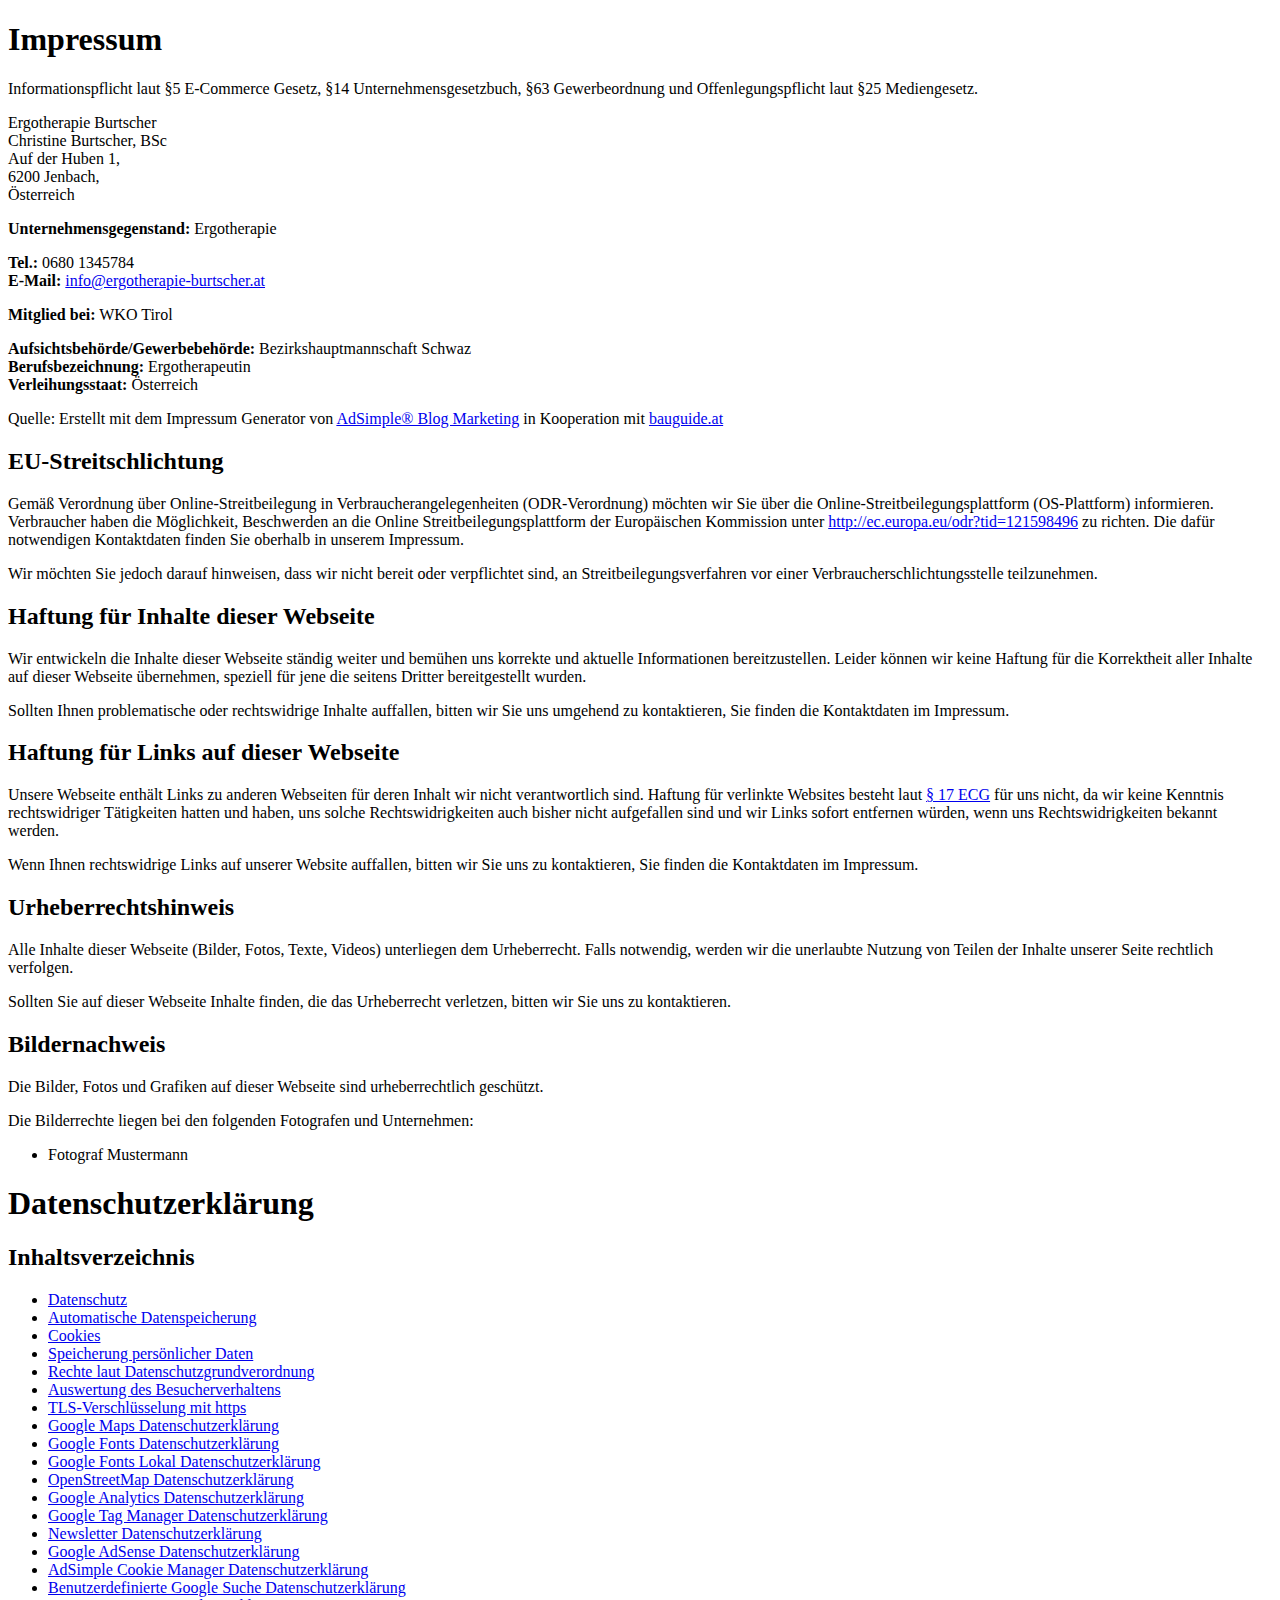
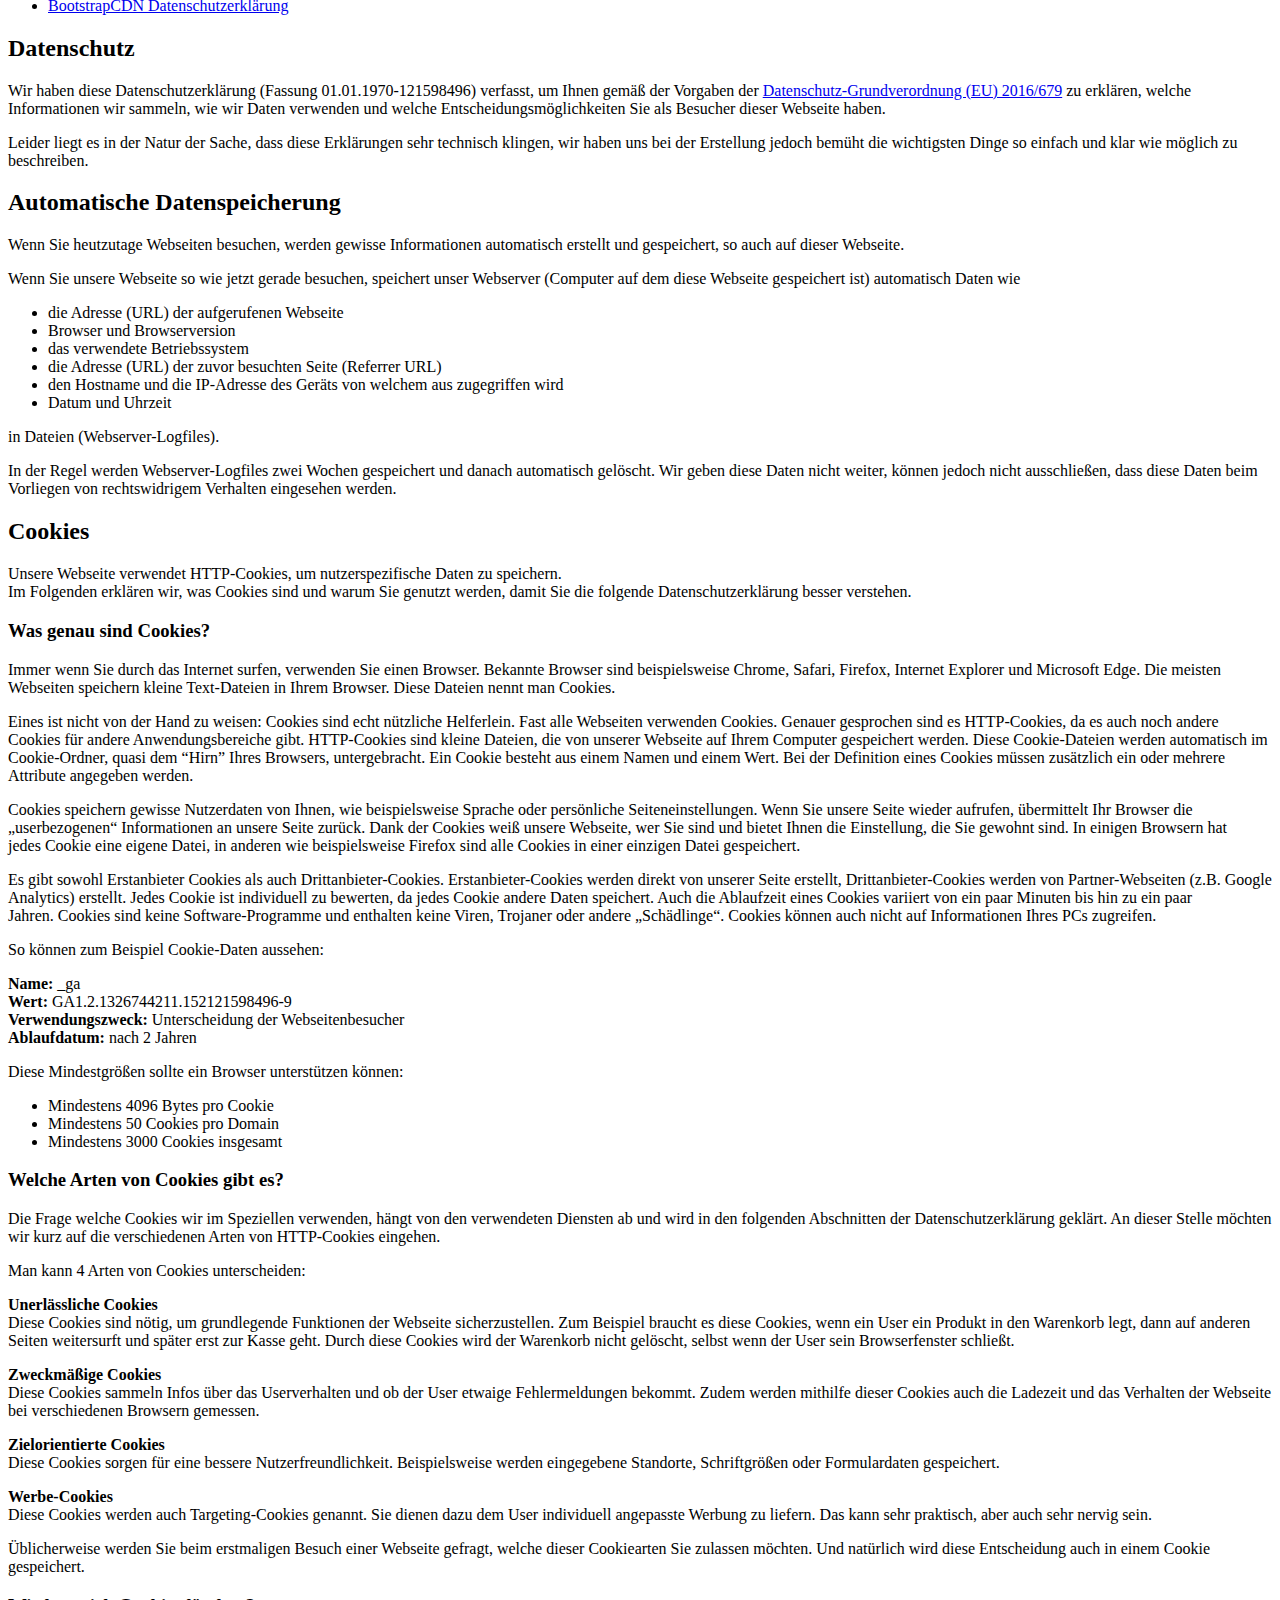
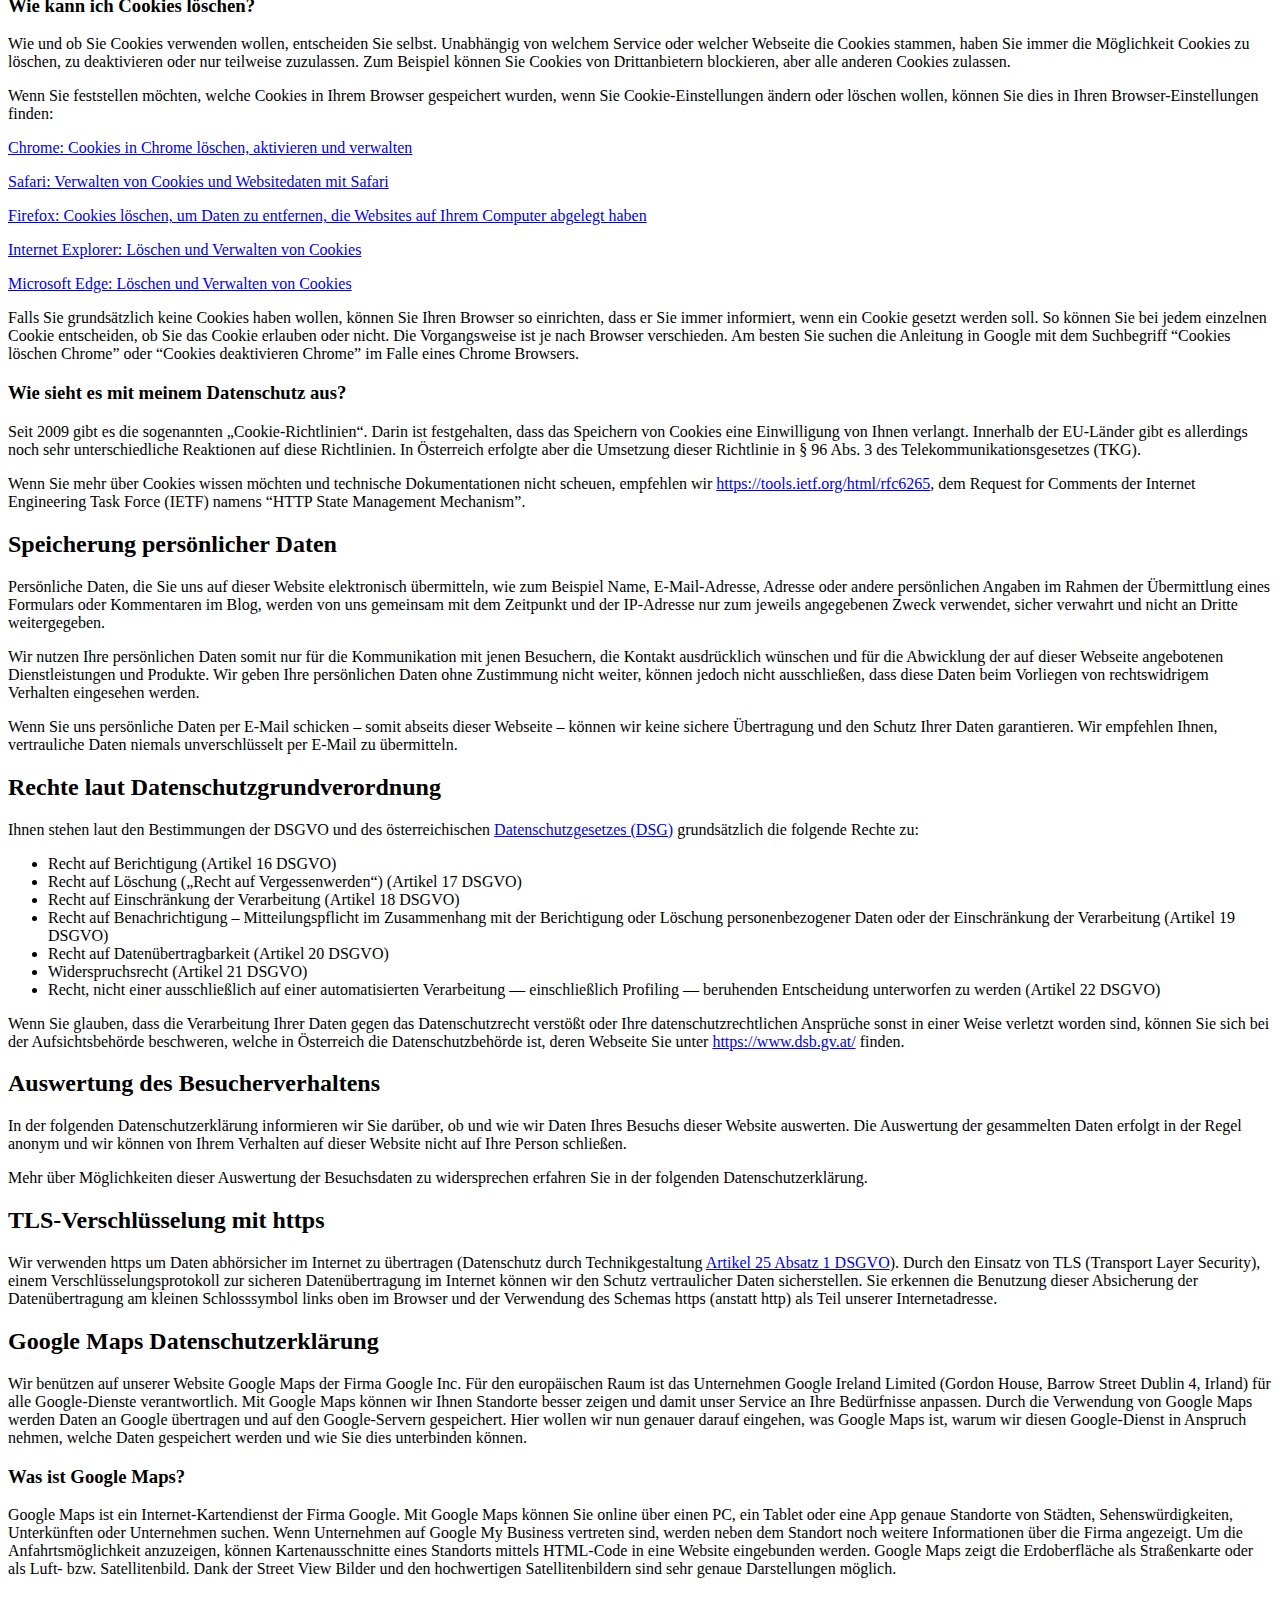
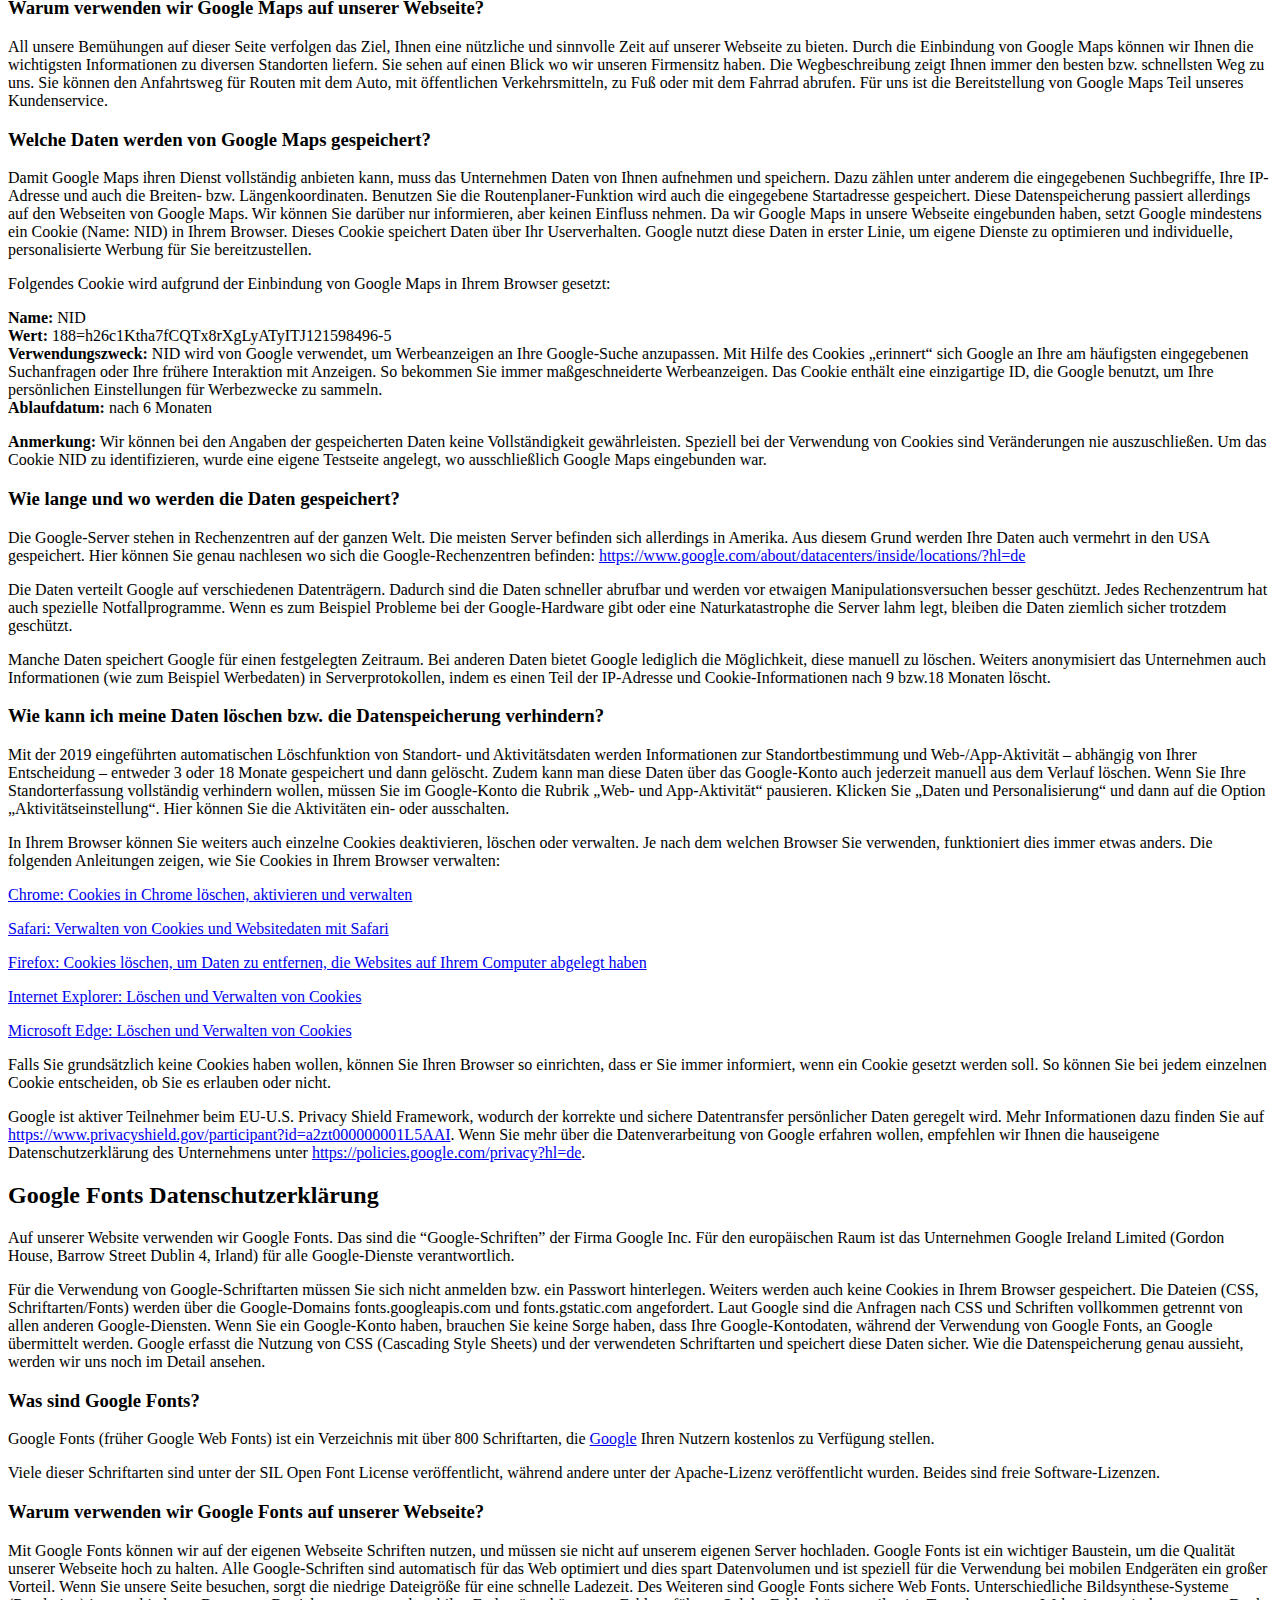
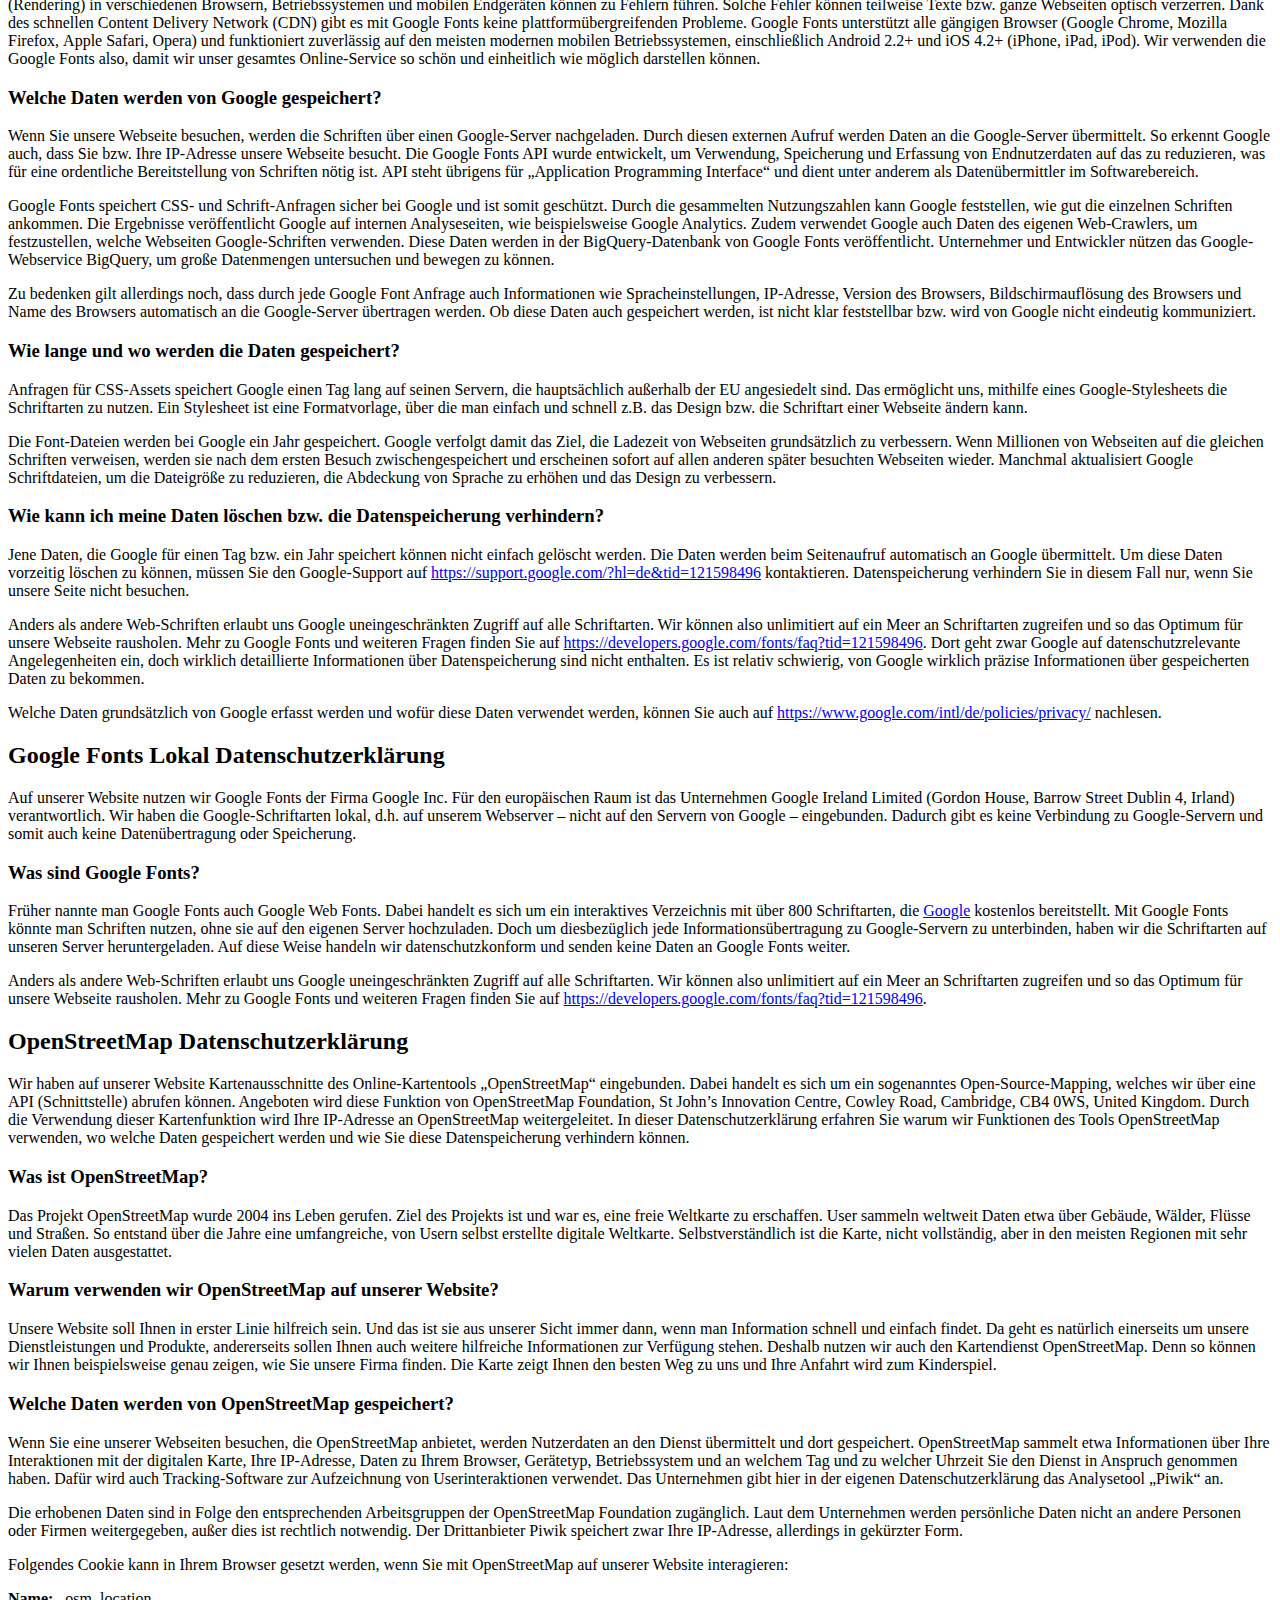
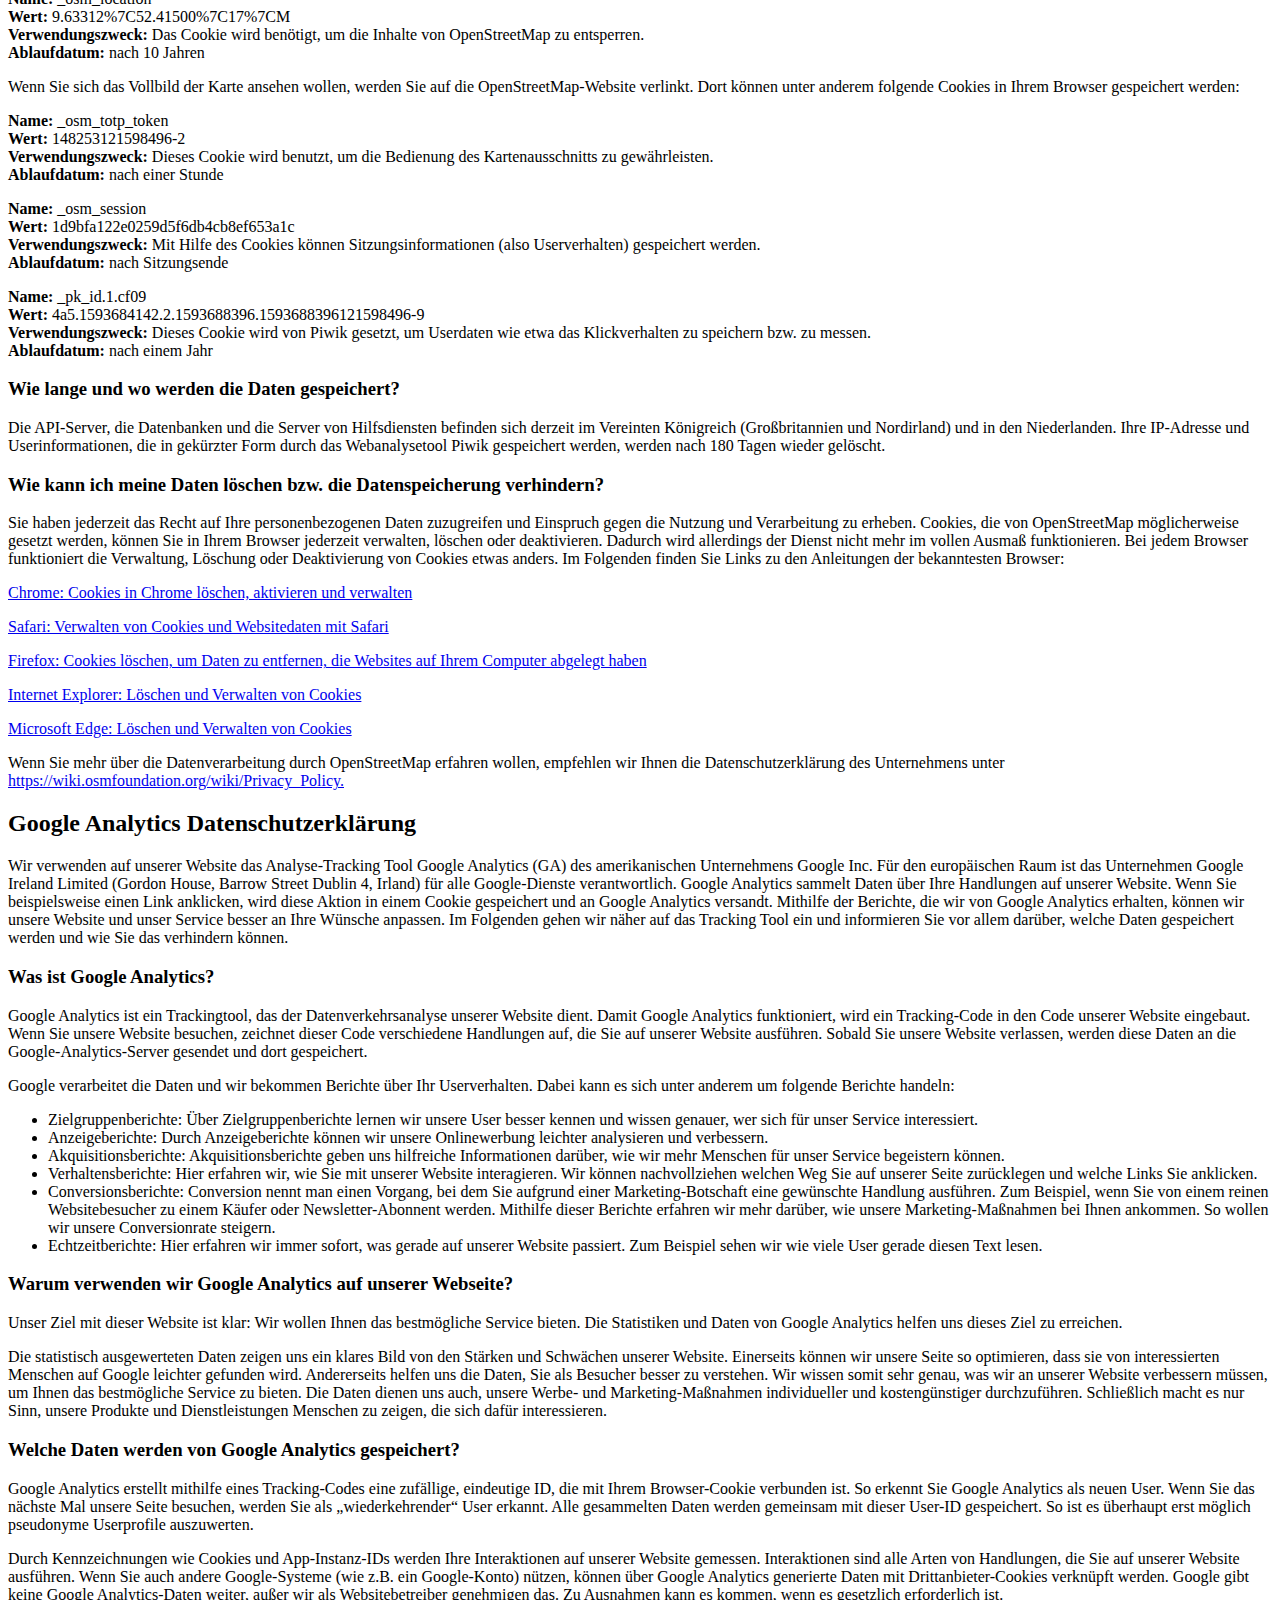
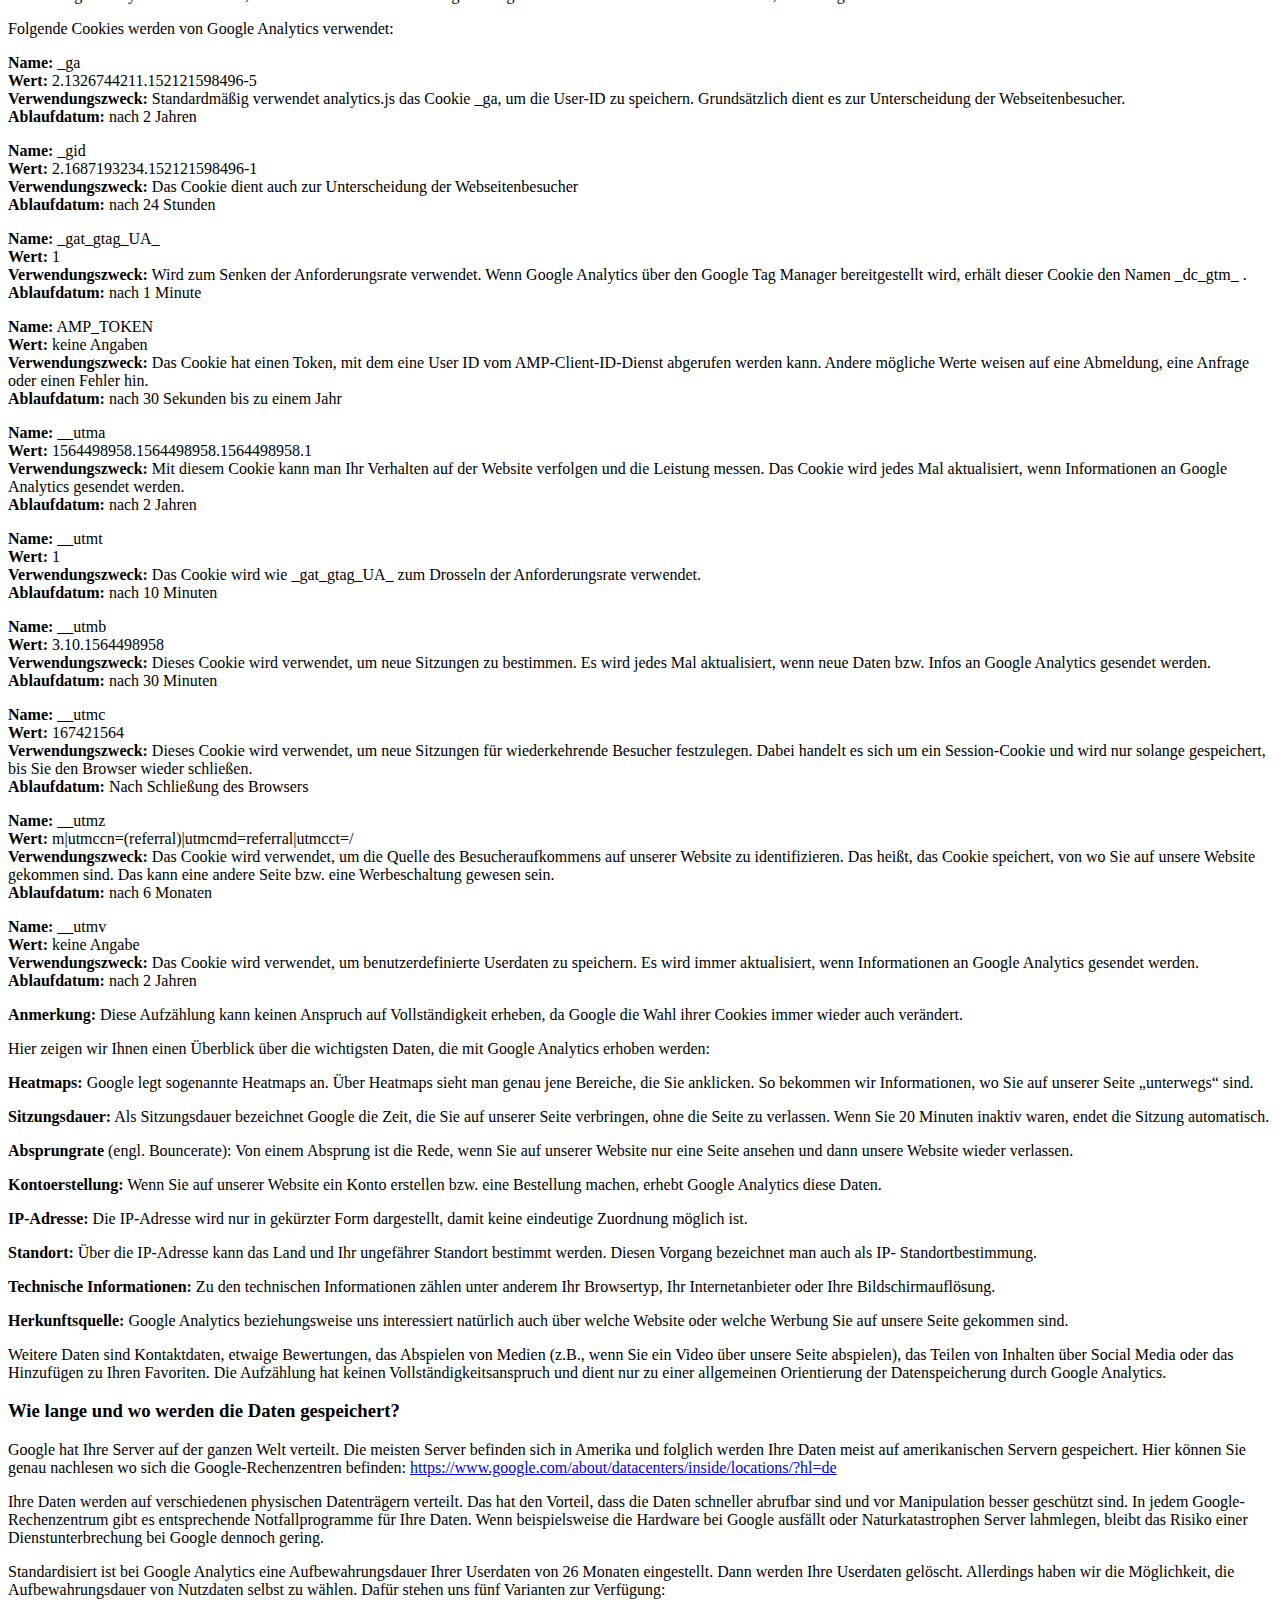
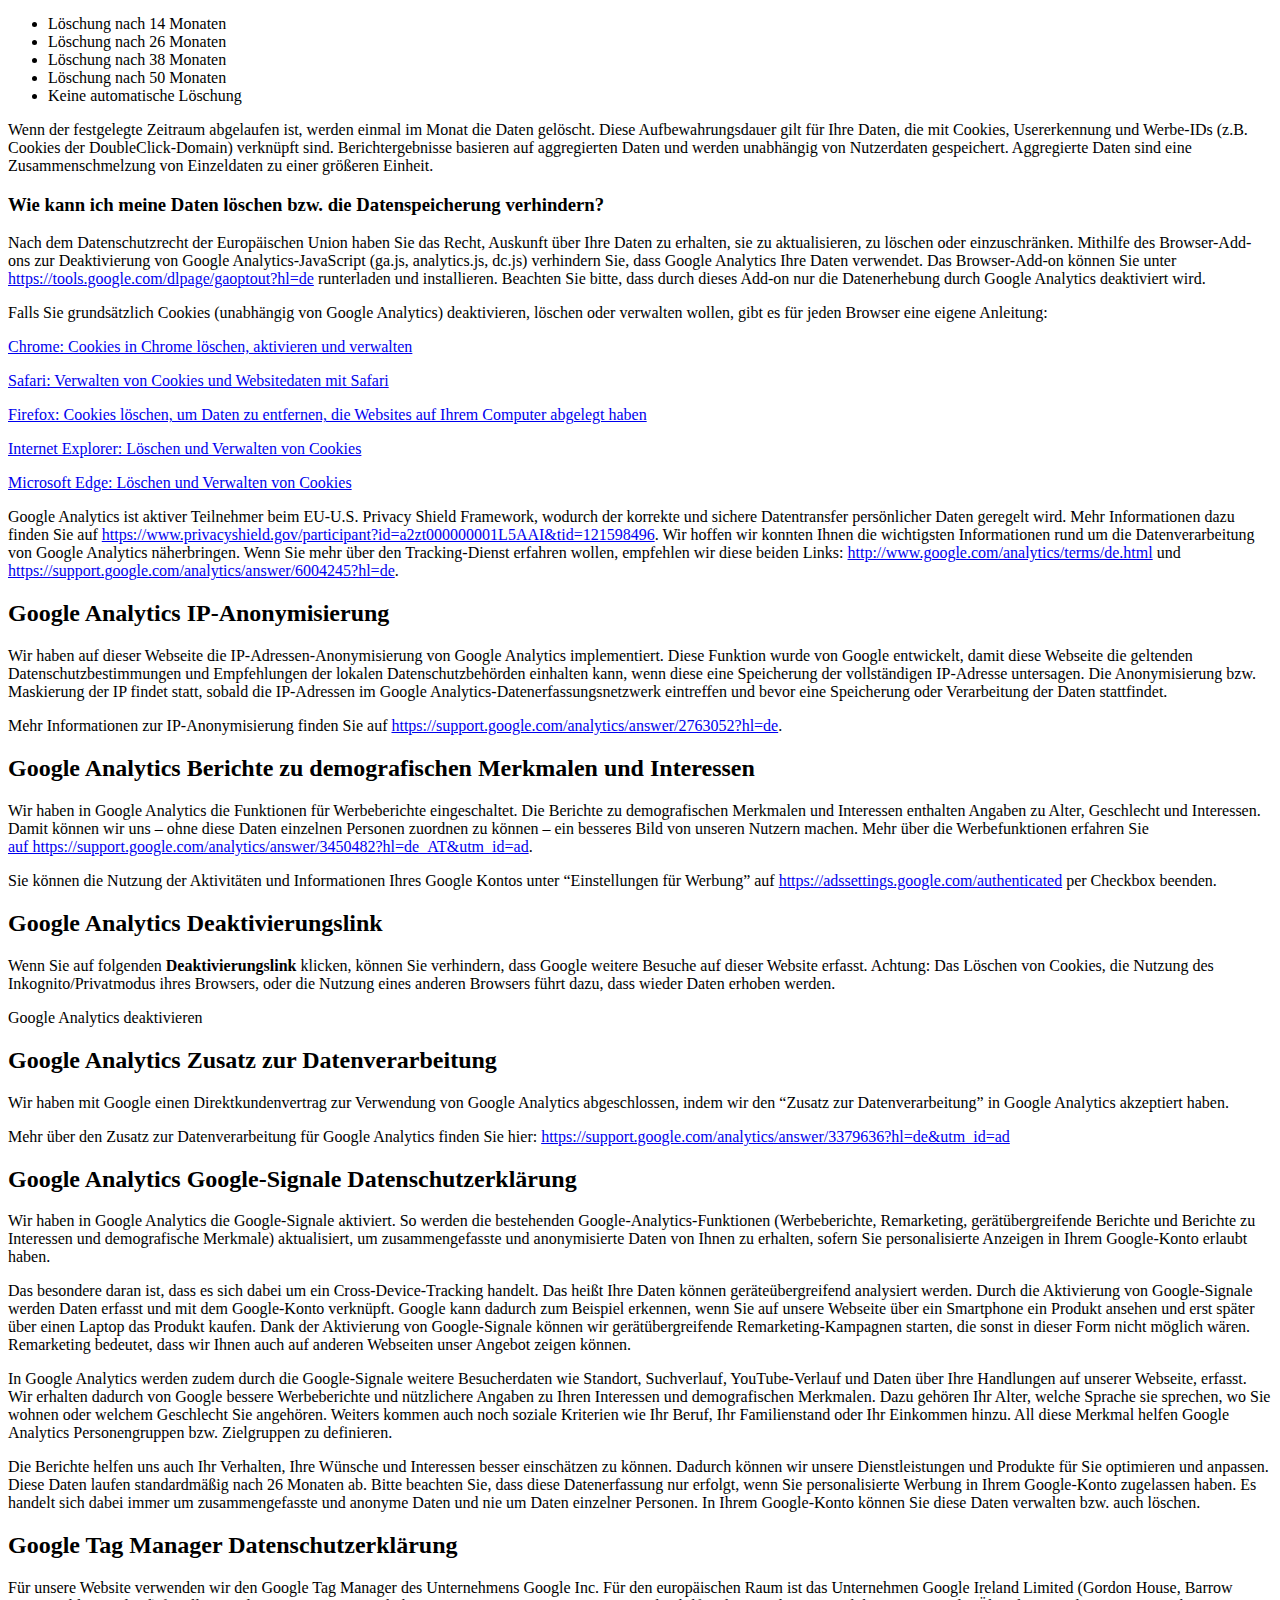
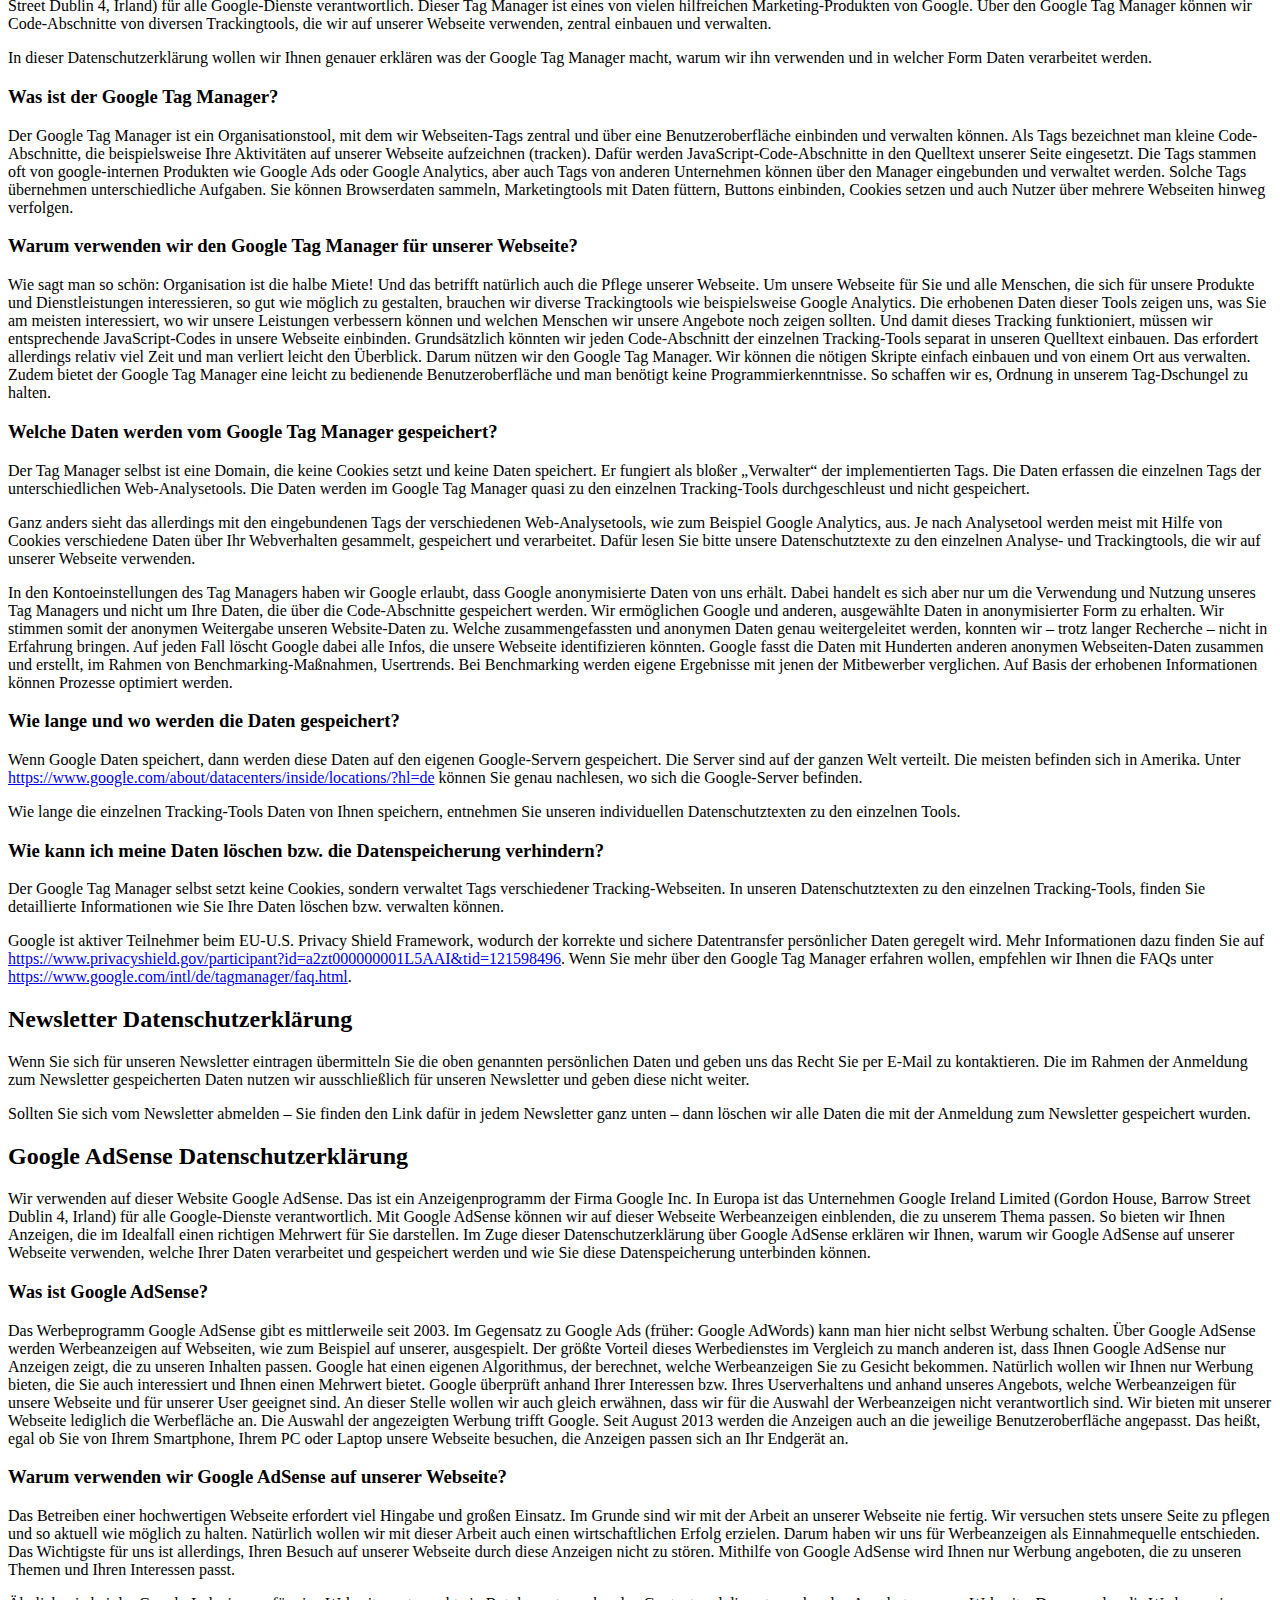
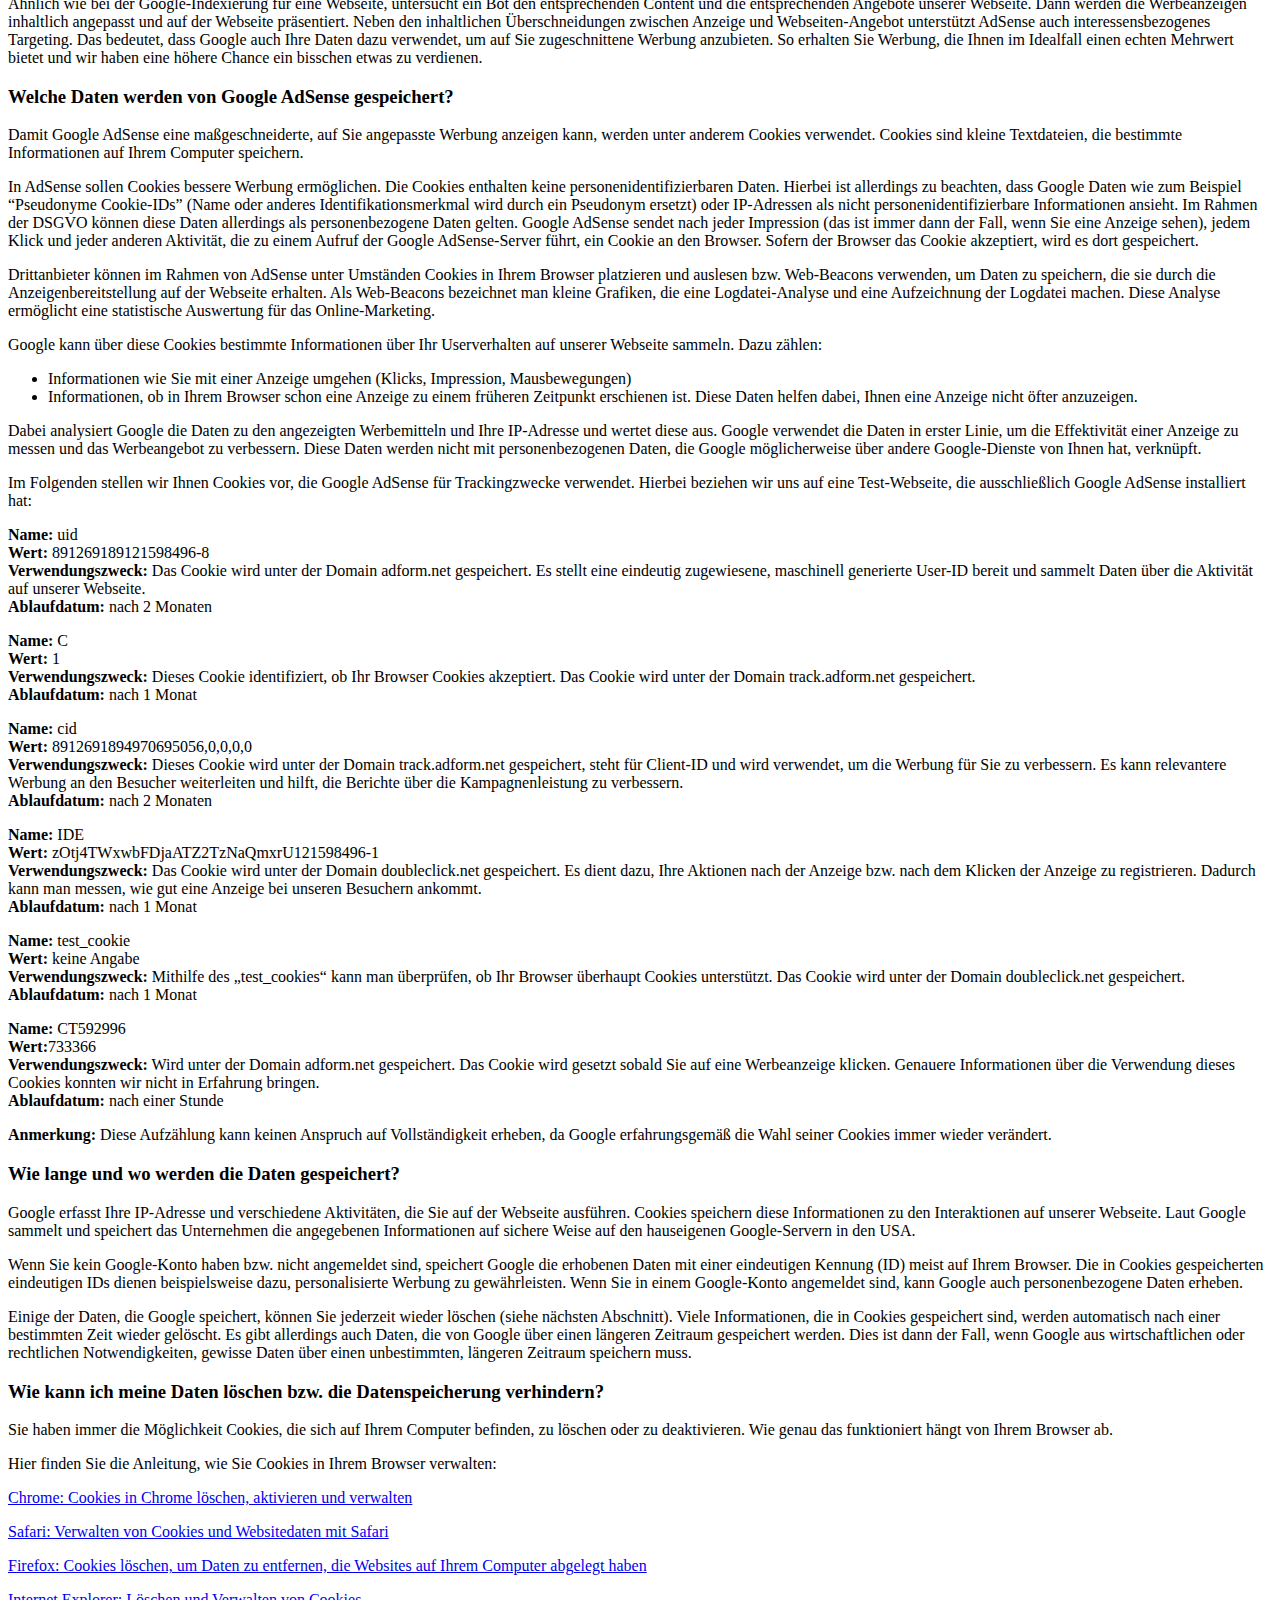
<file: datenschutzerklaerung.html>
<!DOCTYPE html>
<meta charset="UTF-8"> 

<body> 
<h1 class="adsimple-121598496">Impressum</h1>
<p class="adsimple-121598496">Informationspflicht laut §5 E-Commerce Gesetz, §14 Unternehmensgesetzbuch, §63 Gewerbeordnung und Offenlegungspflicht laut §25 Mediengesetz.</p>
<p class="adsimple-121598496">Ergotherapie Burtscher<br />Christine Burtscher, BSc<br />Auf der Huben 1, <br />6200 Jenbach, <br />Österreich</p>
<p class="adsimple-121598496">
<strong>Unternehmensgegenstand:</strong> Ergotherapie<br />
</p>
<p class="adsimple-121598496">
<strong>Tel.:</strong> 0680 1345784<br />

<strong>E-Mail:</strong> <a href="mailto:info@ergotherapie-burtscher.at">info@ergotherapie-burtscher.at</a>
</p>
<p class="adsimple-121598496">
<strong>Mitglied bei:</strong> WKO Tirol <br />

<p class="adsimple-121598496">
<strong>Aufsichtsbehörde/Gewerbebehörde:</strong> Bezirkshauptmannschaft Schwaz<br />
<strong>Berufsbezeichnung:</strong> Ergotherapeutin<br />
<strong>Verleihungsstaat:</strong> Österreich</p>
<p style="margin-top:15px">Quelle: Erstellt mit dem Impressum Generator von <a href="https://www.adsimple.at/blog-marketing/" title="AdSimple® Blog Marketing" rel="follow noopener" target="_blank">AdSimple® Blog Marketing</a> in Kooperation mit <a href="https://www.bauguide.at/" target="_blank" rel="follow noopener">bauguide.at</a>
</p>
<h2 id="eu-streitschlichtung" class="adsimple-121598496">EU-Streitschlichtung</h2>
<p>Gemäß Verordnung über Online-Streitbeilegung in Verbraucherangelegenheiten (ODR-Verordnung) möchten wir Sie über die Online-Streitbeilegungsplattform (OS-Plattform) informieren.<br />
Verbraucher haben die Möglichkeit, Beschwerden an die Online Streitbeilegungsplattform der Europäischen Kommission unter <a class="adsimple-121598496" href="https://ec.europa.eu/consumers/odr/main/index.cfm?event=main.home2.show&lng=DE" target="_blank" rel="noopener">http://ec.europa.eu/odr?tid=121598496</a> zu richten. Die dafür notwendigen Kontaktdaten finden Sie oberhalb in unserem Impressum.</p>
<p>Wir möchten Sie jedoch darauf hinweisen, dass wir nicht bereit oder verpflichtet sind, an Streitbeilegungsverfahren vor einer Verbraucherschlichtungsstelle teilzunehmen.</p>
<h2 id="haftung-fuer-inhalte-dieser-webseite" class="adsimple-121598496">Haftung für Inhalte dieser Webseite</h2>
<p>Wir entwickeln die Inhalte dieser Webseite ständig weiter und bemühen uns korrekte und aktuelle Informationen bereitzustellen. Leider können wir keine Haftung für die Korrektheit aller Inhalte auf dieser Webseite übernehmen, speziell für jene die seitens Dritter bereitgestellt wurden.</p>
<p>Sollten Ihnen problematische oder rechtswidrige Inhalte auffallen, bitten wir Sie uns umgehend zu kontaktieren, Sie finden die Kontaktdaten im Impressum.</p>
<h2 id="haftung-links-webseite" class="adsimple-121598496">Haftung für Links auf dieser Webseite</h2>
<p>Unsere Webseite enthält Links zu anderen Webseiten für deren Inhalt wir nicht verantwortlich sind. Haftung für verlinkte Websites besteht laut <a class="adsimple-121598496" href="https://www.ris.bka.gv.at/Dokument.wxe?Abfrage=Bundesnormen&Dokumentnummer=NOR40025813&tid=121598496" target="_blank" rel="noopener">§ 17 ECG</a> für uns nicht, da wir keine Kenntnis rechtswidriger Tätigkeiten hatten und haben, uns solche Rechtswidrigkeiten auch bisher nicht aufgefallen sind und wir Links sofort entfernen würden, wenn uns Rechtswidrigkeiten bekannt werden.</p>
<p>Wenn Ihnen rechtswidrige Links auf unserer Website auffallen, bitten wir Sie uns zu kontaktieren, Sie finden die Kontaktdaten im Impressum.</p>
<h2 id="urheberrechtshinweis" class="adsimple-121598496">Urheberrechtshinweis</h2>
<p>Alle Inhalte dieser Webseite (Bilder, Fotos, Texte, Videos) unterliegen dem Urheberrecht. Falls notwendig, werden wir die unerlaubte Nutzung von Teilen der Inhalte unserer Seite rechtlich verfolgen.</p>
<p>Sollten Sie auf dieser Webseite Inhalte finden, die das Urheberrecht verletzen, bitten wir Sie uns zu kontaktieren.</p>
<h2 id="bildernachweis" class="adsimple-121598496">Bildernachweis</h2>
<p>Die Bilder, Fotos und Grafiken auf dieser Webseite sind urheberrechtlich geschützt.</p>
<p>Die Bilderrechte liegen bei den folgenden Fotografen und Unternehmen:</p>
<ul class="adsimple-121598496">
<li class="adsimple-121598496">Fotograf Mustermann</li>
</ul>
<h1 class="adsimple-121598496">Datenschutzerklärung</h1>
<h2>Inhaltsverzeichnis</h2>
<ul>
<li>
<a href="#datenschutz">Datenschutz</a>
</li>
<li>
<a href="#automatische-datenspeicherung">Automatische Datenspeicherung</a>
</li>
<li>
<a href="#cookies">Cookies</a>
</li>
<li>
<a href="#speicherung-persoenlicher-daten">Speicherung persönlicher Daten</a>
</li>
<li>
<a href="#rechte-dsgvo">Rechte laut Datenschutzgrundverordnung</a>
</li>
<li>
<a href="#auswertung-des-besucherverhaltens">Auswertung des Besucherverhaltens</a>
</li>
<li>
<a href="#tls-verschluesselung-https">TLS-Verschlüsselung mit https</a>
</li>
<li>
<a href="#google-maps-datenschutzerklaerung">Google Maps Datenschutzerklärung</a>
</li>
<li>
<a href="#google-fonts-datenschutzerklaerung">Google Fonts Datenschutzerklärung</a>
</li>
<li>
<a href="#google-fonts-lokal-datenschutzerklaerung">Google Fonts Lokal Datenschutzerklärung</a>
</li>
<li>
<a href="#openstreetmap-datenschutzerklaerung">OpenStreetMap Datenschutzerklärung</a>
</li>
<li>
<a href="#google-analytics-datenschutzerklaerung">Google Analytics Datenschutzerklärung</a>
</li>
<li>
<a href="#google-tag-manager-datenschutzerklaerung">Google Tag Manager Datenschutzerklärung</a>
</li>
<li>
<a href="#newsletter-datenschutzerklaerung">Newsletter Datenschutzerklärung</a>
</li>
<li>
<a href="#google-adsense-datenschutzerklaerung">Google AdSense Datenschutzerklärung</a>
</li>
<li>
<a href="#adsimple-cookie-manager-datenschutzerklaerung">AdSimple Cookie Manager Datenschutzerklärung</a>
</li>
<li>
<a href="#benutzerdefinierte-google-suche-datenschutzerklaerung">Benutzerdefinierte Google Suche Datenschutzerklärung</a>
</li>
<li>
<a href="#bootstrapcdn-datenschutzerklaerung">BootstrapCDN Datenschutzerklärung</a>
</li>
</ul>
<h2 id="datenschutz" class="adsimple-121598496">Datenschutz</h2>
<p>Wir haben diese Datenschutzerklärung (Fassung 01.01.1970-121598496) verfasst, um Ihnen gemäß der Vorgaben der <a class="adsimple-121598496" href="https://eur-lex.europa.eu/legal-content/DE/ALL/?uri=celex%3A32016R0679&tid=121598496" target="_blank" rel="noopener">Datenschutz-Grundverordnung (EU) 2016/679</a> zu erklären, welche Informationen wir sammeln, wie wir Daten verwenden und welche Entscheidungsmöglichkeiten Sie als Besucher dieser Webseite haben.</p>
<p>Leider liegt es in der Natur der Sache, dass diese Erklärungen sehr technisch klingen, wir haben uns bei der Erstellung jedoch bemüht die wichtigsten Dinge so einfach und klar wie möglich zu beschreiben.</p>
<h2 id="automatische-datenspeicherung" class="adsimple-121598496">Automatische Datenspeicherung</h2>
<p>Wenn Sie heutzutage Webseiten besuchen, werden gewisse Informationen automatisch erstellt und gespeichert, so auch auf dieser Webseite.</p>
<p>Wenn Sie unsere Webseite so wie jetzt gerade besuchen, speichert unser Webserver (Computer auf dem diese Webseite gespeichert ist) automatisch Daten wie</p>
<ul class="adsimple-121598496">
<li class="adsimple-121598496">die Adresse (URL) der aufgerufenen Webseite</li>
<li class="adsimple-121598496">Browser und Browserversion</li>
<li class="adsimple-121598496">das verwendete Betriebssystem</li>
<li class="adsimple-121598496">die Adresse (URL) der zuvor besuchten Seite (Referrer URL)</li>
<li class="adsimple-121598496">den Hostname und die IP-Adresse des Geräts von welchem aus zugegriffen wird</li>
<li class="adsimple-121598496">Datum und Uhrzeit</li>
</ul>
<p>in Dateien (Webserver-Logfiles).</p>
<p>In der Regel werden Webserver-Logfiles zwei Wochen gespeichert und danach automatisch gelöscht. Wir geben diese Daten nicht weiter, können jedoch nicht ausschließen, dass diese Daten beim Vorliegen von rechtswidrigem Verhalten eingesehen werden.</p>
<h2 id="cookies" class="adsimple-121598496">Cookies</h2>
<p>Unsere Webseite verwendet HTTP-Cookies, um nutzerspezifische Daten zu speichern.<br />
Im Folgenden erklären wir, was Cookies sind und warum Sie genutzt werden, damit Sie die folgende Datenschutzerklärung besser verstehen.</p>
<h3 class="adsimple-121598496">Was genau sind Cookies?</h3>
<p>Immer wenn Sie durch das Internet surfen, verwenden Sie einen Browser. Bekannte Browser sind beispielsweise Chrome, Safari, Firefox, Internet Explorer und Microsoft Edge. Die meisten Webseiten speichern kleine Text-Dateien in Ihrem Browser. Diese Dateien nennt man Cookies.</p>
<p>Eines ist nicht von der Hand zu weisen: Cookies sind echt nützliche Helferlein. Fast alle Webseiten verwenden Cookies. Genauer gesprochen sind es HTTP-Cookies, da es auch noch andere Cookies für andere Anwendungsbereiche gibt. HTTP-Cookies sind kleine Dateien, die von unserer Webseite auf Ihrem Computer gespeichert werden. Diese Cookie-Dateien werden automatisch im Cookie-Ordner, quasi dem “Hirn” Ihres Browsers, untergebracht. Ein Cookie besteht aus einem Namen und einem Wert. Bei der Definition eines Cookies müssen zusätzlich ein oder mehrere Attribute angegeben werden.</p>
<p>Cookies speichern gewisse Nutzerdaten von Ihnen, wie beispielsweise Sprache oder persönliche Seiteneinstellungen. Wenn Sie unsere Seite wieder aufrufen, übermittelt Ihr Browser die „userbezogenen“ Informationen an unsere Seite zurück. Dank der Cookies weiß unsere Webseite, wer Sie sind und bietet Ihnen die Einstellung, die Sie gewohnt sind. In einigen Browsern hat jedes Cookie eine eigene Datei, in anderen wie beispielsweise Firefox sind alle Cookies in einer einzigen Datei gespeichert.</p>
<p>Es gibt sowohl Erstanbieter Cookies als auch Drittanbieter-Cookies. Erstanbieter-Cookies werden direkt von unserer Seite erstellt, Drittanbieter-Cookies werden von Partner-Webseiten (z.B. Google Analytics) erstellt. Jedes Cookie ist individuell zu bewerten, da jedes Cookie andere Daten speichert. Auch die Ablaufzeit eines Cookies variiert von ein paar Minuten bis hin zu ein paar Jahren. Cookies sind keine Software-Programme und enthalten keine Viren, Trojaner oder andere „Schädlinge“. Cookies können auch nicht auf Informationen Ihres PCs zugreifen.</p>
<p>So können zum Beispiel Cookie-Daten aussehen:</p>
<p>
<strong class="adsimple-121598496">Name:</strong> _ga<br />
<strong class="adsimple-121598496">Wert:</strong> GA1.2.1326744211.152121598496-9<br />
<strong class="adsimple-121598496">Verwendungszweck:</strong> Unterscheidung der Webseitenbesucher<br />
<strong class="adsimple-121598496">Ablaufdatum:</strong> nach 2 Jahren</p>
<p>Diese Mindestgrößen sollte ein Browser unterstützen können:</p>
<ul class="adsimple-121598496">
<li class="adsimple-121598496">Mindestens 4096 Bytes pro Cookie</li>
<li class="adsimple-121598496">Mindestens 50 Cookies pro Domain</li>
<li class="adsimple-121598496">Mindestens 3000 Cookies insgesamt</li>
</ul>
<h3 class="adsimple-121598496">Welche Arten von Cookies gibt es?</h3>
<p>Die Frage welche Cookies wir im Speziellen verwenden, hängt von den verwendeten Diensten ab und wird in den folgenden Abschnitten der Datenschutzerklärung geklärt. An dieser Stelle möchten wir kurz auf die verschiedenen Arten von HTTP-Cookies eingehen.</p>
<p>Man kann 4 Arten von Cookies unterscheiden:</p>
<p>
<strong class="adsimple-121598496">Unerlässliche Cookies<br />
</strong>Diese Cookies sind nötig, um grundlegende Funktionen der Webseite sicherzustellen. Zum Beispiel braucht es diese Cookies, wenn ein User ein Produkt in den Warenkorb legt, dann auf anderen Seiten weitersurft und später erst zur Kasse geht. Durch diese Cookies wird der Warenkorb nicht gelöscht, selbst wenn der User sein Browserfenster schließt.</p>
<p>
<strong class="adsimple-121598496">Zweckmäßige Cookies<br />
</strong>Diese Cookies sammeln Infos über das Userverhalten und ob der User etwaige Fehlermeldungen bekommt. Zudem werden mithilfe dieser Cookies auch die Ladezeit und das Verhalten der Webseite bei verschiedenen Browsern gemessen.</p>
<p>
<strong class="adsimple-121598496">Zielorientierte Cookies<br />
</strong>Diese Cookies sorgen für eine bessere Nutzerfreundlichkeit. Beispielsweise werden eingegebene Standorte, Schriftgrößen oder Formulardaten gespeichert.</p>
<p>
<strong class="adsimple-121598496">Werbe-Cookies<br />
</strong>Diese Cookies werden auch Targeting-Cookies genannt. Sie dienen dazu dem User individuell angepasste Werbung zu liefern. Das kann sehr praktisch, aber auch sehr nervig sein.</p>
<p>Üblicherweise werden Sie beim erstmaligen Besuch einer Webseite gefragt, welche dieser Cookiearten Sie zulassen möchten. Und natürlich wird diese Entscheidung auch in einem Cookie gespeichert.</p>
<h3 class="adsimple-121598496">Wie kann ich Cookies löschen?</h3>
<p>Wie und ob Sie Cookies verwenden wollen, entscheiden Sie selbst. Unabhängig von welchem Service oder welcher Webseite die Cookies stammen, haben Sie immer die Möglichkeit Cookies zu löschen, zu deaktivieren oder nur teilweise zuzulassen. Zum Beispiel können Sie Cookies von Drittanbietern blockieren, aber alle anderen Cookies zulassen.</p>
<p>Wenn Sie feststellen möchten, welche Cookies in Ihrem Browser gespeichert wurden, wenn Sie Cookie-Einstellungen ändern oder löschen wollen, können Sie dies in Ihren Browser-Einstellungen finden:</p>
<p>
<a class="adsimple-121598496" href="https://support.google.com/chrome/answer/95647?tid=121598496" target="_blank" rel="noopener noreferrer">Chrome: Cookies in Chrome löschen, aktivieren und verwalten</a>
</p>
<p>
<a class="adsimple-121598496" href="https://support.apple.com/de-at/guide/safari/sfri11471/mac?tid=121598496" target="_blank" rel="noopener noreferrer">Safari: Verwalten von Cookies und Websitedaten mit Safari</a>
</p>
<p>
<a class="adsimple-121598496" href="https://support.mozilla.org/de/kb/cookies-und-website-daten-in-firefox-loschen?tid=121598496" target="_blank" rel="noopener noreferrer">Firefox: Cookies löschen, um Daten zu entfernen, die Websites auf Ihrem Computer abgelegt haben</a>
</p>
<p>
<a class="adsimple-121598496" href="https://support.microsoft.com/de-at/help/17442/windows-internet-explorer-delete-manage-cookies?tid=121598496" target="_blank" rel="noopener noreferrer">Internet Explorer: Löschen und Verwalten von Cookies</a>
</p>
<p>
<a class="adsimple-121598496" href="https://support.microsoft.com/de-at/help/4027947/windows-delete-cookies?tid=121598496" target="_blank" rel="noopener noreferrer">Microsoft Edge: Löschen und Verwalten von Cookies</a>
</p>
<p>Falls Sie grundsätzlich keine Cookies haben wollen, können Sie Ihren Browser so einrichten, dass er Sie immer informiert, wenn ein Cookie gesetzt werden soll. So können Sie bei jedem einzelnen Cookie entscheiden, ob Sie das Cookie erlauben oder nicht. Die Vorgangsweise ist je nach Browser verschieden. Am besten Sie suchen die Anleitung in Google mit dem Suchbegriff “Cookies löschen Chrome” oder “Cookies deaktivieren Chrome” im Falle eines Chrome Browsers.</p>
<h3 class="adsimple-121598496">Wie sieht es mit meinem Datenschutz aus?</h3>
<p>Seit 2009 gibt es die sogenannten „Cookie-Richtlinien“. Darin ist festgehalten, dass das Speichern von Cookies eine Einwilligung von Ihnen verlangt. Innerhalb der EU-Länder gibt es allerdings noch sehr unterschiedliche Reaktionen auf diese Richtlinien. In Österreich erfolgte aber die Umsetzung dieser Richtlinie in § 96 Abs. 3 des Telekommunikationsgesetzes (TKG).</p>
<p>Wenn Sie mehr über Cookies wissen möchten und technische Dokumentationen nicht scheuen, empfehlen wir <a class="adsimple-121598496" href="https://tools.ietf.org/html/rfc6265" target="_blank" rel="nofollow noopener noreferrer">https://tools.ietf.org/html/rfc6265</a>, dem Request for Comments der Internet Engineering Task Force (IETF) namens “HTTP State Management Mechanism”.</p>
<h2 id="speicherung-persoenlicher-daten" class="adsimple-121598496">Speicherung persönlicher Daten</h2>
<p>Persönliche Daten, die Sie uns auf dieser Website elektronisch übermitteln, wie zum Beispiel Name, E-Mail-Adresse, Adresse oder andere persönlichen Angaben im Rahmen der Übermittlung eines Formulars oder Kommentaren im Blog, werden von uns gemeinsam mit dem Zeitpunkt und der IP-Adresse nur zum jeweils angegebenen Zweck verwendet, sicher verwahrt und nicht an Dritte weitergegeben.</p>
<p>Wir nutzen Ihre persönlichen Daten somit nur für die Kommunikation mit jenen Besuchern, die Kontakt ausdrücklich wünschen und für die Abwicklung der auf dieser Webseite angebotenen Dienstleistungen und Produkte. Wir geben Ihre persönlichen Daten ohne Zustimmung nicht weiter, können jedoch nicht ausschließen, dass diese Daten beim Vorliegen von rechtswidrigem Verhalten eingesehen werden.</p>
<p>Wenn Sie uns persönliche Daten per E-Mail schicken – somit abseits dieser Webseite – können wir keine sichere Übertragung und den Schutz Ihrer Daten garantieren. Wir empfehlen Ihnen, vertrauliche Daten niemals unverschlüsselt per E-Mail zu übermitteln.</p>
<h2 id="rechte-dsgvo" class="adsimple-121598496">Rechte laut Datenschutzgrundverordnung</h2>
<p>Ihnen stehen laut den Bestimmungen der DSGVO und des österreichischen <a class="adsimple-121598496" href="https://www.ris.bka.gv.at/GeltendeFassung.wxe?Abfrage=Bundesnormen&Gesetzesnummer=10001597&tid=121598496" target="_blank" rel="noopener">Datenschutzgesetzes (DSG)</a> grundsätzlich die folgende Rechte zu:</p>
<ul class="adsimple-121598496">
<li class="adsimple-121598496">Recht auf Berichtigung (Artikel 16 DSGVO)</li>
<li class="adsimple-121598496">Recht auf Löschung („Recht auf Vergessenwerden“) (Artikel 17 DSGVO)</li>
<li class="adsimple-121598496">Recht auf Einschränkung der Verarbeitung (Artikel 18 DSGVO)</li>
<li class="adsimple-121598496">Recht auf Benachrichtigung – Mitteilungspflicht im Zusammenhang mit der Berichtigung oder Löschung personenbezogener Daten oder der Einschränkung der Verarbeitung (Artikel 19 DSGVO)</li>
<li class="adsimple-121598496">Recht auf Datenübertragbarkeit (Artikel 20 DSGVO)</li>
<li class="adsimple-121598496">Widerspruchsrecht (Artikel 21 DSGVO)</li>
<li class="adsimple-121598496">Recht, nicht einer ausschließlich auf einer automatisierten Verarbeitung — einschließlich Profiling — beruhenden Entscheidung unterworfen zu werden (Artikel 22 DSGVO)</li>
</ul>
<p>Wenn Sie glauben, dass die Verarbeitung Ihrer Daten gegen das Datenschutzrecht verstößt oder Ihre datenschutzrechtlichen Ansprüche sonst in einer Weise verletzt worden sind, können Sie sich bei der Aufsichtsbehörde beschweren, welche in Österreich die Datenschutzbehörde ist, deren Webseite Sie unter <a class="adsimple-121598496" href="https://www.dsb.gv.at/?tid=121598496">https://www.dsb.gv.at/</a> finden.</p>
<h2 id="auswertung-des-besucherverhaltens" class="adsimple-121598496">Auswertung des Besucherverhaltens</h2>
<p>In der folgenden Datenschutzerklärung informieren wir Sie darüber, ob und wie wir Daten Ihres Besuchs dieser Website auswerten. Die Auswertung der gesammelten Daten erfolgt in der Regel anonym und wir können von Ihrem Verhalten auf dieser Website nicht auf Ihre Person schließen.</p>
<p>Mehr über Möglichkeiten dieser Auswertung der Besuchsdaten zu widersprechen erfahren Sie in der folgenden Datenschutzerklärung.</p>
<h2 id="tls-verschluesselung-https" class="adsimple-121598496">TLS-Verschlüsselung mit https</h2>
<p>Wir verwenden https um Daten abhörsicher im Internet zu übertragen (Datenschutz durch Technikgestaltung <a class="adsimple-121598496" href="https://eur-lex.europa.eu/legal-content/DE/TXT/HTML/?uri=CELEX:32016R0679&from=DE&tid=121598496" target="_blank" rel="noopener noreferrer">Artikel 25 Absatz 1 DSGVO</a>). Durch den Einsatz von TLS (Transport Layer Security), einem Verschlüsselungsprotokoll zur sicheren Datenübertragung im Internet können wir den Schutz vertraulicher Daten sicherstellen. Sie erkennen die Benutzung dieser Absicherung der Datenübertragung am kleinen Schlosssymbol links oben im Browser und der Verwendung des Schemas https (anstatt http) als Teil unserer Internetadresse.</p>
<h2 id="google-maps-datenschutzerklaerung" class="adsimple-121598496">Google Maps Datenschutzerklärung</h2>
<p>Wir benützen auf unserer Website Google Maps der Firma Google Inc. Für den europäischen Raum ist das Unternehmen Google Ireland Limited (Gordon House, Barrow Street Dublin 4, Irland) für alle Google-Dienste verantwortlich. Mit Google Maps können wir Ihnen Standorte besser zeigen und damit unser Service an Ihre Bedürfnisse anpassen. Durch die Verwendung von Google Maps werden Daten an Google übertragen und auf den Google-Servern gespeichert. Hier wollen wir nun genauer darauf eingehen, was Google Maps ist, warum wir diesen Google-Dienst in Anspruch nehmen, welche Daten gespeichert werden und wie Sie dies unterbinden können.</p>
<h3 class="adsimple-121598496">Was ist Google Maps?</h3>
<p>Google Maps ist ein Internet-Kartendienst der Firma Google. Mit Google Maps können Sie online über einen PC, ein Tablet oder eine App genaue Standorte von Städten, Sehenswürdigkeiten, Unterkünften oder Unternehmen suchen. Wenn Unternehmen auf Google My Business vertreten sind, werden neben dem Standort noch weitere Informationen über die Firma angezeigt. Um die Anfahrtsmöglichkeit anzuzeigen, können Kartenausschnitte eines Standorts mittels HTML-Code in eine Website eingebunden werden. Google Maps zeigt die Erdoberfläche als Straßenkarte oder als Luft- bzw. Satellitenbild. Dank der Street View Bilder und den hochwertigen Satellitenbildern sind sehr genaue Darstellungen möglich.</p>
<h3 class="adsimple-121598496">Warum verwenden wir Google Maps auf unserer Webseite?</h3>
<p>All unsere Bemühungen auf dieser Seite verfolgen das Ziel, Ihnen eine nützliche und sinnvolle Zeit auf unserer Webseite zu bieten. Durch die Einbindung von Google Maps können wir Ihnen die wichtigsten Informationen zu diversen Standorten liefern. Sie sehen auf einen Blick wo wir unseren Firmensitz haben. Die Wegbeschreibung zeigt Ihnen immer den besten bzw. schnellsten Weg zu uns. Sie können den Anfahrtsweg für Routen mit dem Auto, mit öffentlichen Verkehrsmitteln, zu Fuß oder mit dem Fahrrad abrufen. Für uns ist die Bereitstellung von Google Maps Teil unseres Kundenservice.</p>
<h3 class="adsimple-121598496">Welche Daten werden von Google Maps gespeichert?</h3>
<p>Damit Google Maps ihren Dienst vollständig anbieten kann, muss das Unternehmen Daten von Ihnen aufnehmen und speichern. Dazu zählen unter anderem die eingegebenen Suchbegriffe, Ihre IP-Adresse und auch die Breiten- bzw. Längenkoordinaten. Benutzen Sie die Routenplaner-Funktion wird auch die eingegebene Startadresse gespeichert. Diese Datenspeicherung passiert allerdings auf den Webseiten von Google Maps. Wir können Sie darüber nur informieren, aber keinen Einfluss nehmen. Da wir Google Maps in unsere Webseite eingebunden haben, setzt Google mindestens ein Cookie (Name: NID) in Ihrem Browser. Dieses Cookie speichert Daten über Ihr Userverhalten. Google nutzt diese Daten in erster Linie, um eigene Dienste zu optimieren und individuelle, personalisierte Werbung für Sie bereitzustellen.</p>
<p>Folgendes Cookie wird aufgrund der Einbindung von Google Maps in Ihrem Browser gesetzt:</p>
<p>
<strong class="adsimple-121598496">Name:</strong> NID<br />
<strong class="adsimple-121598496">Wert:</strong> 188=h26c1Ktha7fCQTx8rXgLyATyITJ121598496-5<br />
<strong class="adsimple-121598496">Verwendungszweck:</strong> NID wird von Google verwendet, um Werbeanzeigen an Ihre Google-Suche anzupassen. Mit Hilfe des Cookies „erinnert“ sich Google an Ihre am häufigsten eingegebenen Suchanfragen oder Ihre frühere Interaktion mit Anzeigen. So bekommen Sie immer maßgeschneiderte Werbeanzeigen. Das Cookie enthält eine einzigartige ID, die Google benutzt, um Ihre persönlichen Einstellungen für Werbezwecke zu sammeln.<br />
<strong class="adsimple-121598496">Ablaufdatum:</strong> nach 6 Monaten</p>
<p>
<strong class="adsimple-121598496">Anmerkung:</strong> Wir können bei den Angaben der gespeicherten Daten keine Vollständigkeit gewährleisten. Speziell bei der Verwendung von Cookies sind Veränderungen nie auszuschließen. Um das Cookie NID zu identifizieren, wurde eine eigene Testseite angelegt, wo ausschließlich Google Maps eingebunden war.</p>
<h3 class="adsimple-121598496">Wie lange und wo werden die Daten gespeichert?</h3>
<p>Die Google-Server stehen in Rechenzentren auf der ganzen Welt. Die meisten Server befinden sich allerdings in Amerika. Aus diesem Grund werden Ihre Daten auch vermehrt in den USA gespeichert. Hier können Sie genau nachlesen wo sich die Google-Rechenzentren befinden: <a class="adsimple-121598496" href="https://www.google.com/about/datacenters/inside/locations/?hl=de" target="_blank" rel="noopener noreferrer">https://www.google.com/about/datacenters/inside/locations/?hl=de</a>
</p>
<p>Die Daten verteilt Google auf verschiedenen Datenträgern. Dadurch sind die Daten schneller abrufbar und werden vor etwaigen Manipulationsversuchen besser geschützt. Jedes Rechenzentrum hat auch spezielle Notfallprogramme. Wenn es zum Beispiel Probleme bei der Google-Hardware gibt oder eine Naturkatastrophe die Server lahm legt, bleiben die Daten ziemlich sicher trotzdem geschützt.</p>
<p>Manche Daten speichert Google für einen festgelegten Zeitraum. Bei anderen Daten bietet Google lediglich die Möglichkeit, diese manuell zu löschen. Weiters anonymisiert das Unternehmen auch Informationen (wie zum Beispiel Werbedaten) in Serverprotokollen, indem es einen Teil der IP-Adresse und Cookie-Informationen nach 9 bzw.18 Monaten löscht.</p>
<h3 class="adsimple-121598496">Wie kann ich meine Daten löschen bzw. die Datenspeicherung verhindern?</h3>
<p>Mit der 2019 eingeführten automatischen Löschfunktion von Standort- und Aktivitätsdaten werden Informationen zur Standortbestimmung und Web-/App-Aktivität – abhängig von Ihrer Entscheidung – entweder 3 oder 18 Monate gespeichert und dann gelöscht. Zudem kann man diese Daten über das Google-Konto auch jederzeit manuell aus dem Verlauf löschen. Wenn Sie Ihre Standorterfassung vollständig verhindern wollen, müssen Sie im Google-Konto die Rubrik „Web- und App-Aktivität“ pausieren. Klicken Sie „Daten und Personalisierung“ und dann auf die Option „Aktivitätseinstellung“. Hier können Sie die Aktivitäten ein- oder ausschalten.</p>
<p>In Ihrem Browser können Sie weiters auch einzelne Cookies deaktivieren, löschen oder verwalten. Je nach dem welchen Browser Sie verwenden, funktioniert dies immer etwas anders. Die folgenden Anleitungen zeigen, wie Sie Cookies in Ihrem Browser verwalten:</p>
<p>
<a class="adsimple-121598496" href="https://support.google.com/chrome/answer/95647?tid=121598496" target="_blank" rel="noopener noreferrer">Chrome: Cookies in Chrome löschen, aktivieren und verwalten</a>
</p>
<p>
<a class="adsimple-121598496" href="https://support.apple.com/de-at/guide/safari/sfri11471/mac?tid=121598496" target="_blank" rel="noopener noreferrer">Safari: Verwalten von Cookies und Websitedaten mit Safari</a>
</p>
<p>
<a class="adsimple-121598496" href="https://support.mozilla.org/de/kb/cookies-und-website-daten-in-firefox-loschen?tid=121598496" target="_blank" rel="noopener noreferrer">Firefox: Cookies löschen, um Daten zu entfernen, die Websites auf Ihrem Computer abgelegt haben</a>
</p>
<p>
<a class="adsimple-121598496" href="https://support.microsoft.com/de-at/help/17442/windows-internet-explorer-delete-manage-cookies?tid=121598496" target="_blank" rel="noopener noreferrer">Internet Explorer: Löschen und Verwalten von Cookies</a>
</p>
<p>
<a class="adsimple-121598496" href="https://support.microsoft.com/de-at/help/4027947/windows-delete-cookies?tid=121598496" target="_blank" rel="noopener noreferrer">Microsoft Edge: Löschen und Verwalten von Cookies</a>
</p>
<p>Falls Sie grundsätzlich keine Cookies haben wollen, können Sie Ihren Browser so einrichten, dass er Sie immer informiert, wenn ein Cookie gesetzt werden soll. So können Sie bei jedem einzelnen Cookie entscheiden, ob Sie es erlauben oder nicht.</p>
<p>Google ist aktiver Teilnehmer beim EU-U.S. Privacy Shield Framework, wodurch der korrekte und sichere Datentransfer persönlicher Daten geregelt wird. Mehr Informationen dazu finden Sie auf <a class="adsimple-121598496" href="https://www.privacyshield.gov/participant?id=a2zt000000001L5AAI" target="_blank" rel="follow noopener noreferrer">https://www.privacyshield.gov/participant?id=a2zt000000001L5AAI</a>. Wenn Sie mehr über die Datenverarbeitung von Google erfahren wollen, empfehlen wir Ihnen die hauseigene Datenschutzerklärung des Unternehmens unter <a class="adsimple-121598496" href="https://policies.google.com/privacy?hl=de" target="_blank" rel="noopener noreferrer">https://policies.google.com/privacy?hl=de</a>.</p>
<h2 id="google-fonts-datenschutzerklaerung" class="adsimple-121598496">Google Fonts Datenschutzerklärung</h2>
<p>Auf unserer Website verwenden wir Google Fonts. Das sind die “Google-Schriften” der Firma Google Inc. Für den europäischen Raum ist das Unternehmen Google Ireland Limited (Gordon House, Barrow Street Dublin 4, Irland) für alle Google-Dienste verantwortlich.</p>
<p>Für die Verwendung von Google-Schriftarten müssen Sie sich nicht anmelden bzw. ein Passwort hinterlegen. Weiters werden auch keine Cookies in Ihrem Browser gespeichert. Die Dateien (CSS, Schriftarten/Fonts) werden über die Google-Domains fonts.googleapis.com und fonts.gstatic.com angefordert. Laut Google sind die Anfragen nach CSS und Schriften vollkommen getrennt von allen anderen Google-Diensten. Wenn Sie ein Google-Konto haben, brauchen Sie keine Sorge haben, dass Ihre Google-Kontodaten, während der Verwendung von Google Fonts, an Google übermittelt werden. Google erfasst die Nutzung von CSS (Cascading Style Sheets) und der verwendeten Schriftarten und speichert diese Daten sicher. Wie die Datenspeicherung genau aussieht, werden wir uns noch im Detail ansehen.</p>
<h3 class="adsimple-121598496">Was sind Google Fonts?</h3>
<p>Google Fonts (früher Google Web Fonts) ist ein Verzeichnis mit über 800 Schriftarten, die <a class="adsimple-121598496" href="https://de.wikipedia.org/wiki/Google_LLC?tid=121598496">Google</a> Ihren Nutzern kostenlos zu Verfügung stellen.</p>
<p>Viele dieser Schriftarten sind unter der SIL Open Font License veröffentlicht, während andere unter der Apache-Lizenz veröffentlicht wurden. Beides sind freie Software-Lizenzen.</p>
<h3 class="adsimple-121598496">Warum verwenden wir Google Fonts auf unserer Webseite?</h3>
<p>Mit Google Fonts können wir auf der eigenen Webseite Schriften nutzen, und müssen sie nicht auf unserem eigenen Server hochladen. Google Fonts ist ein wichtiger Baustein, um die Qualität unserer Webseite hoch zu halten. Alle Google-Schriften sind automatisch für das Web optimiert und dies spart Datenvolumen und ist speziell für die Verwendung bei mobilen Endgeräten ein großer Vorteil. Wenn Sie unsere Seite besuchen, sorgt die niedrige Dateigröße für eine schnelle Ladezeit. Des Weiteren sind Google Fonts sichere Web Fonts. Unterschiedliche Bildsynthese-Systeme (Rendering) in verschiedenen Browsern, Betriebssystemen und mobilen Endgeräten können zu Fehlern führen. Solche Fehler können teilweise Texte bzw. ganze Webseiten optisch verzerren. Dank des schnellen Content Delivery Network (CDN) gibt es mit Google Fonts keine plattformübergreifenden Probleme. Google Fonts unterstützt alle gängigen Browser (Google Chrome, Mozilla Firefox, Apple Safari, Opera) und funktioniert zuverlässig auf den meisten modernen mobilen Betriebssystemen, einschließlich Android 2.2+ und iOS 4.2+ (iPhone, iPad, iPod). Wir verwenden die Google Fonts also, damit wir unser gesamtes Online-Service so schön und einheitlich wie möglich darstellen können.</p>
<h3 class="adsimple-121598496">Welche Daten werden von Google gespeichert?</h3>
<p>Wenn Sie unsere Webseite besuchen, werden die Schriften über einen Google-Server nachgeladen. Durch diesen externen Aufruf werden Daten an die Google-Server übermittelt. So erkennt Google auch, dass Sie bzw. Ihre IP-Adresse unsere Webseite besucht. Die Google Fonts API wurde entwickelt, um Verwendung, Speicherung und Erfassung von Endnutzerdaten auf das zu reduzieren, was für eine ordentliche Bereitstellung von Schriften nötig ist. API steht übrigens für „Application Programming Interface“ und dient unter anderem als Datenübermittler im Softwarebereich.</p>
<p>Google Fonts speichert CSS- und Schrift-Anfragen sicher bei Google und ist somit geschützt. Durch die gesammelten Nutzungszahlen kann Google feststellen, wie gut die einzelnen Schriften ankommen. Die Ergebnisse veröffentlicht Google auf internen Analyseseiten, wie beispielsweise Google Analytics. Zudem verwendet Google auch Daten des eigenen Web-Crawlers, um festzustellen, welche Webseiten Google-Schriften verwenden. Diese Daten werden in der BigQuery-Datenbank von Google Fonts veröffentlicht. Unternehmer und Entwickler nützen das Google-Webservice BigQuery, um große Datenmengen untersuchen und bewegen zu können.</p>
<p>Zu bedenken gilt allerdings noch, dass durch jede Google Font Anfrage auch Informationen wie Spracheinstellungen, IP-Adresse, Version des Browsers, Bildschirmauflösung des Browsers und Name des Browsers automatisch an die Google-Server übertragen werden. Ob diese Daten auch gespeichert werden, ist nicht klar feststellbar bzw. wird von Google nicht eindeutig kommuniziert.</p>
<h3 class="adsimple-121598496">Wie lange und wo werden die Daten gespeichert?</h3>
<p>Anfragen für CSS-Assets speichert Google einen Tag lang auf seinen Servern, die hauptsächlich außerhalb der EU angesiedelt sind. Das ermöglicht uns, mithilfe eines Google-Stylesheets die Schriftarten zu nutzen. Ein Stylesheet ist eine Formatvorlage, über die man einfach und schnell z.B. das Design bzw. die Schriftart einer Webseite ändern kann.</p>
<p>Die Font-Dateien werden bei Google ein Jahr gespeichert. Google verfolgt damit das Ziel, die Ladezeit von Webseiten grundsätzlich zu verbessern. Wenn Millionen von Webseiten auf die gleichen Schriften verweisen, werden sie nach dem ersten Besuch zwischengespeichert und erscheinen sofort auf allen anderen später besuchten Webseiten wieder. Manchmal aktualisiert Google Schriftdateien, um die Dateigröße zu reduzieren, die Abdeckung von Sprache zu erhöhen und das Design zu verbessern.</p>
<h3 class="adsimple-121598496">Wie kann ich meine Daten löschen bzw. die Datenspeicherung verhindern?</h3>
<p>Jene Daten, die Google für einen Tag bzw. ein Jahr speichert können nicht einfach gelöscht werden. Die Daten werden beim Seitenaufruf automatisch an Google übermittelt. Um diese Daten vorzeitig löschen zu können, müssen Sie den Google-Support auf <a class="adsimple-121598496" href="https://support.google.com/?hl=de&tid=121598496">https://support.google.com/?hl=de&tid=121598496</a> kontaktieren. Datenspeicherung verhindern Sie in diesem Fall nur, wenn Sie unsere Seite nicht besuchen.</p>
<p>Anders als andere Web-Schriften erlaubt uns Google uneingeschränkten Zugriff auf alle Schriftarten. Wir können also unlimitiert auf ein Meer an Schriftarten zugreifen und so das Optimum für unsere Webseite rausholen. Mehr zu Google Fonts und weiteren Fragen finden Sie auf <a class="adsimple-121598496" href="https://developers.google.com/fonts/faq?tid=121598496">https://developers.google.com/fonts/faq?tid=121598496</a>. Dort geht zwar Google auf datenschutzrelevante Angelegenheiten ein, doch wirklich detaillierte Informationen über Datenspeicherung sind nicht enthalten. Es ist relativ schwierig, von Google wirklich präzise Informationen über gespeicherten Daten zu bekommen.</p>
<p>Welche Daten grundsätzlich von Google erfasst werden und wofür diese Daten verwendet werden, können Sie auch auf <a class="adsimple-121598496" href="https://policies.google.com/privacy?hl=de&tid=121598496">https://www.google.com/intl/de/policies/privacy/</a> nachlesen.</p>
<h2 id="google-fonts-lokal-datenschutzerklaerung" class="adsimple-121598496">Google Fonts Lokal Datenschutzerklärung</h2>
<p>Auf unserer Website nutzen wir Google Fonts der Firma Google Inc. Für den europäischen Raum ist das Unternehmen Google Ireland Limited (Gordon House, Barrow Street Dublin 4, Irland) verantwortlich. Wir haben die Google-Schriftarten lokal, d.h. auf unserem Webserver – nicht auf den Servern von Google – eingebunden. Dadurch gibt es keine Verbindung zu Google-Servern und somit auch keine Datenübertragung oder Speicherung.</p>
<h3 class="adsimple-121598496">Was sind Google Fonts?</h3>
<p>Früher nannte man Google Fonts auch Google Web Fonts. Dabei handelt es sich um ein interaktives Verzeichnis mit über 800 Schriftarten, die <a class="adsimple-121598496" href="https://de.wikipedia.org/wiki/Google_LLC?tid=121598496">Google</a> kostenlos bereitstellt. Mit Google Fonts könnte man Schriften nutzen, ohne sie auf den eigenen Server hochzuladen. Doch um diesbezüglich jede Informationsübertragung zu Google-Servern zu unterbinden, haben wir die Schriftarten auf unseren Server heruntergeladen. Auf diese Weise handeln wir datenschutzkonform und senden keine Daten an Google Fonts weiter.</p>
<p>Anders als andere Web-Schriften erlaubt uns Google uneingeschränkten Zugriff auf alle Schriftarten. Wir können also unlimitiert auf ein Meer an Schriftarten zugreifen und so das Optimum für unsere Webseite rausholen. Mehr zu Google Fonts und weiteren Fragen finden Sie auf <a class="adsimple-121598496" href="https://developers.google.com/fonts/faq?tid=121598496">https://developers.google.com/fonts/faq?tid=121598496</a>.</p>
<h2 id="openstreetmap-datenschutzerklaerung" class="adsimple-121598496">OpenStreetMap Datenschutzerklärung</h2>
<p>Wir haben auf unserer Website Kartenausschnitte des Online-Kartentools „OpenStreetMap“ eingebunden. Dabei handelt es sich um ein sogenanntes Open-Source-Mapping, welches wir über eine API (Schnittstelle) abrufen können. Angeboten wird diese Funktion von OpenStreetMap Foundation, St John’s Innovation Centre, Cowley Road, Cambridge, CB4 0WS, United Kingdom. Durch die Verwendung dieser Kartenfunktion wird Ihre IP-Adresse an OpenStreetMap weitergeleitet. In dieser Datenschutzerklärung erfahren Sie warum wir Funktionen des Tools OpenStreetMap verwenden, wo welche Daten gespeichert werden und wie Sie diese Datenspeicherung verhindern können.</p>
<h3 class="adsimple-121598496">Was ist OpenStreetMap?</h3>
<p>Das Projekt OpenStreetMap wurde 2004 ins Leben gerufen. Ziel des Projekts ist und war es, eine freie Weltkarte zu erschaffen. User sammeln weltweit Daten etwa über Gebäude, Wälder, Flüsse und Straßen. So entstand über die Jahre eine umfangreiche, von Usern selbst erstellte digitale Weltkarte. Selbstverständlich ist die Karte, nicht vollständig, aber in den meisten Regionen mit sehr vielen Daten ausgestattet.</p>
<h3 class="adsimple-121598496">Warum verwenden wir OpenStreetMap auf unserer Website?</h3>
<p>Unsere Website soll Ihnen in erster Linie hilfreich sein. Und das ist sie aus unserer Sicht immer dann, wenn man Information schnell und einfach findet. Da geht es natürlich einerseits um unsere Dienstleistungen und Produkte, andererseits sollen Ihnen auch weitere hilfreiche Informationen zur Verfügung stehen. Deshalb nutzen wir auch den Kartendienst OpenStreetMap. Denn so können wir Ihnen beispielsweise genau zeigen, wie Sie unsere Firma finden. Die Karte zeigt Ihnen den besten Weg zu uns und Ihre Anfahrt wird zum Kinderspiel.</p>
<h3 class="adsimple-121598496">Welche Daten werden von OpenStreetMap gespeichert?</h3>
<p>Wenn Sie eine unserer Webseiten besuchen, die OpenStreetMap anbietet, werden Nutzerdaten an den Dienst übermittelt und dort gespeichert. OpenStreetMap sammelt etwa Informationen über Ihre Interaktionen mit der digitalen Karte, Ihre IP-Adresse, Daten zu Ihrem Browser, Gerätetyp, Betriebssystem und an welchem Tag und zu welcher Uhrzeit Sie den Dienst in Anspruch genommen haben. Dafür wird auch Tracking-Software zur Aufzeichnung von Userinteraktionen verwendet. Das Unternehmen gibt hier in der eigenen Datenschutzerklärung das Analysetool „Piwik“ an.</p>
<p>Die erhobenen Daten sind in Folge den entsprechenden Arbeitsgruppen der OpenStreetMap Foundation zugänglich. Laut dem Unternehmen werden persönliche Daten nicht an andere Personen oder Firmen weitergegeben, außer dies ist rechtlich notwendig. Der Drittanbieter Piwik speichert zwar Ihre IP-Adresse, allerdings in gekürzter Form.</p>
<p>Folgendes Cookie kann in Ihrem Browser gesetzt werden, wenn Sie mit OpenStreetMap auf unserer Website interagieren:</p>
<p>
<strong class="adsimple-121598496">Name:</strong> _osm_location<br />
<strong class="adsimple-121598496">Wert:</strong> 9.63312%7C52.41500%7C17%7CM<br />
<strong class="adsimple-121598496">Verwendungszweck:</strong> Das Cookie wird benötigt, um die Inhalte von OpenStreetMap zu entsperren.<br />
<strong class="adsimple-121598496">Ablaufdatum:</strong> nach 10 Jahren</p>
<p>Wenn Sie sich das Vollbild der Karte ansehen wollen, werden Sie auf die OpenStreetMap-Website verlinkt. Dort können unter anderem folgende Cookies in Ihrem Browser gespeichert werden:</p>
<p>
<strong class="adsimple-121598496">Name:</strong> _osm_totp_token<br />
<strong class="adsimple-121598496">Wert:</strong> 148253121598496-2<br />
<strong class="adsimple-121598496">Verwendungszweck:</strong> Dieses Cookie wird benutzt, um die Bedienung des Kartenausschnitts zu gewährleisten.<br />
<strong class="adsimple-121598496">Ablaufdatum:</strong> nach einer Stunde</p>
<p>
<strong class="adsimple-121598496">Name:</strong> _osm_session<br />
<strong class="adsimple-121598496">Wert:</strong> 1d9bfa122e0259d5f6db4cb8ef653a1c<br />
<strong class="adsimple-121598496">Verwendungszweck:</strong> Mit Hilfe des Cookies können Sitzungsinformationen (also Userverhalten) gespeichert werden.<br />
<strong class="adsimple-121598496">Ablaufdatum:</strong> nach Sitzungsende</p>
<p>
<strong class="adsimple-121598496">Name:</strong> _pk_id.1.cf09<br />
<strong class="adsimple-121598496">Wert:</strong> 4a5.1593684142.2.1593688396.1593688396121598496-9<br />
<strong class="adsimple-121598496">Verwendungszweck:</strong> Dieses Cookie wird von Piwik gesetzt, um Userdaten wie etwa das Klickverhalten zu speichern bzw. zu messen.<br />
<strong class="adsimple-121598496">Ablaufdatum:</strong> nach einem Jahr</p>
<h3 class="adsimple-121598496">Wie lange und wo werden die Daten gespeichert?</h3>
<p>Die API-Server, die Datenbanken und die Server von Hilfsdiensten befinden sich derzeit im Vereinten Königreich (Großbritannien und Nordirland) und in den Niederlanden. Ihre IP-Adresse und Userinformationen, die in gekürzter Form durch das Webanalysetool Piwik gespeichert werden, werden nach 180 Tagen wieder gelöscht.</p>
<h3 class="adsimple-121598496">Wie kann ich meine Daten löschen bzw. die Datenspeicherung verhindern?</h3>
<p>Sie haben jederzeit das Recht auf Ihre personenbezogenen Daten zuzugreifen und Einspruch gegen die Nutzung und Verarbeitung zu erheben. Cookies, die von OpenStreetMap möglicherweise gesetzt werden, können Sie in Ihrem Browser jederzeit verwalten, löschen oder deaktivieren. Dadurch wird allerdings der Dienst nicht mehr im vollen Ausmaß funktionieren. Bei jedem Browser funktioniert die Verwaltung, Löschung oder Deaktivierung von Cookies etwas anders. Im Folgenden finden Sie Links zu den Anleitungen der bekanntesten Browser:</p>
<p>
<a class="adsimple-121598496" href="https://support.google.com/chrome/answer/95647?tid=121598496" target="_blank" rel="noopener noreferrer">Chrome: Cookies in Chrome löschen, aktivieren und verwalten</a>
</p>
<p>
<a class="adsimple-121598496" href="https://support.apple.com/de-at/guide/safari/sfri11471/mac?tid=121598496" target="_blank" rel="noopener noreferrer">Safari: Verwalten von Cookies und Websitedaten mit Safari</a>
</p>
<p>
<a class="adsimple-121598496" href="https://support.mozilla.org/de/kb/cookies-und-website-daten-in-firefox-loschen?tid=121598496" target="_blank" rel="noopener noreferrer">Firefox: Cookies löschen, um Daten zu entfernen, die Websites auf Ihrem Computer abgelegt haben</a>
</p>
<p>
<a class="adsimple-121598496" href="https://support.microsoft.com/de-at/help/17442/windows-internet-explorer-delete-manage-cookies?tid=121598496" target="_blank" rel="noopener noreferrer">Internet Explorer: Löschen und Verwalten von Cookies</a>
</p>
<p>
<a class="adsimple-121598496" href="https://support.microsoft.com/de-at/help/4027947/windows-delete-cookies?tid=121598496" target="_blank" rel="noopener noreferrer">Microsoft Edge: Löschen und Verwalten von Cookies</a>
</p>
<p>Wenn Sie mehr über die Datenverarbeitung durch OpenStreetMap erfahren wollen, empfehlen wir Ihnen die Datenschutzerklärung des Unternehmens unter <a class="adsimple-121598496" href="https://wiki.osmfoundation.org/wiki/Privacy_Policy?tid=121598496" target="_blank" rel="noopener noreferrer">https://wiki.osmfoundation.org/wiki/Privacy_Policy.</a>
</p>
<h2 id="google-analytics-datenschutzerklaerung" class="adsimple-121598496">Google Analytics Datenschutzerklärung</h2>
<p>Wir verwenden auf unserer Website das Analyse-Tracking Tool Google Analytics (GA) des amerikanischen Unternehmens Google Inc. Für den europäischen Raum ist das Unternehmen Google Ireland Limited (Gordon House, Barrow Street Dublin 4, Irland) für alle Google-Dienste verantwortlich. Google Analytics sammelt Daten über Ihre Handlungen auf unserer Website. Wenn Sie beispielsweise einen Link anklicken, wird diese Aktion in einem Cookie gespeichert und an Google Analytics versandt. Mithilfe der Berichte, die wir von Google Analytics erhalten, können wir unsere Website und unser Service besser an Ihre Wünsche anpassen. Im Folgenden gehen wir näher auf das Tracking Tool ein und informieren Sie vor allem darüber, welche Daten gespeichert werden und wie Sie das verhindern können.</p>
<h3 class="adsimple-121598496">Was ist Google Analytics?</h3>
<p>Google Analytics ist ein Trackingtool, das der Datenverkehrsanalyse unserer Website dient. Damit Google Analytics funktioniert, wird ein Tracking-Code in den Code unserer Website eingebaut. Wenn Sie unsere Website besuchen, zeichnet dieser Code verschiedene Handlungen auf, die Sie auf unserer Website ausführen. Sobald Sie unsere Website verlassen, werden diese Daten an die Google-Analytics-Server gesendet und dort gespeichert.</p>
<p>Google verarbeitet die Daten und wir bekommen Berichte über Ihr Userverhalten. Dabei kann es sich unter anderem um folgende Berichte handeln:</p>
<ul class="adsimple-121598496">
<li class="adsimple-121598496">Zielgruppenberichte: Über Zielgruppenberichte lernen wir unsere User besser kennen und wissen genauer, wer sich für unser Service interessiert.</li>
<li class="adsimple-121598496">Anzeigeberichte: Durch Anzeigeberichte können wir unsere Onlinewerbung leichter analysieren und verbessern.</li>
<li class="adsimple-121598496">Akquisitionsberichte: Akquisitionsberichte geben uns hilfreiche Informationen darüber, wie wir mehr Menschen für unser Service begeistern können.</li>
<li class="adsimple-121598496">Verhaltensberichte: Hier erfahren wir, wie Sie mit unserer Website interagieren. Wir können nachvollziehen welchen Weg Sie auf unserer Seite zurücklegen und welche Links Sie anklicken.</li>
<li class="adsimple-121598496">Conversionsberichte: Conversion nennt man einen Vorgang, bei dem Sie aufgrund einer Marketing-Botschaft eine gewünschte Handlung ausführen. Zum Beispiel, wenn Sie von einem reinen Websitebesucher zu einem Käufer oder Newsletter-Abonnent werden. Mithilfe dieser Berichte erfahren wir mehr darüber, wie unsere Marketing-Maßnahmen bei Ihnen ankommen. So wollen wir unsere Conversionrate steigern.</li>
<li class="adsimple-121598496">Echtzeitberichte: Hier erfahren wir immer sofort, was gerade auf unserer Website passiert. Zum Beispiel sehen wir wie viele User gerade diesen Text lesen.</li>
</ul>
<h3 class="adsimple-121598496">Warum verwenden wir Google Analytics auf unserer Webseite?</h3>
<p>Unser Ziel mit dieser Website ist klar: Wir wollen Ihnen das bestmögliche Service bieten. Die Statistiken und Daten von Google Analytics helfen uns dieses Ziel zu erreichen.</p>
<p>Die statistisch ausgewerteten Daten zeigen uns ein klares Bild von den Stärken und Schwächen unserer Website. Einerseits können wir unsere Seite so optimieren, dass sie von interessierten Menschen auf Google leichter gefunden wird. Andererseits helfen uns die Daten, Sie als Besucher besser zu verstehen. Wir wissen somit sehr genau, was wir an unserer Website verbessern müssen, um Ihnen das bestmögliche Service zu bieten. Die Daten dienen uns auch, unsere Werbe- und Marketing-Maßnahmen individueller und kostengünstiger durchzuführen. Schließlich macht es nur Sinn, unsere Produkte und Dienstleistungen Menschen zu zeigen, die sich dafür interessieren.</p>
<h3 class="adsimple-121598496">Welche Daten werden von Google Analytics gespeichert?</h3>
<p>Google Analytics erstellt mithilfe eines Tracking-Codes eine zufällige, eindeutige ID, die mit Ihrem Browser-Cookie verbunden ist. So erkennt Sie Google Analytics als neuen User. Wenn Sie das nächste Mal unsere Seite besuchen, werden Sie als „wiederkehrender“ User erkannt. Alle gesammelten Daten werden gemeinsam mit dieser User-ID gespeichert. So ist es überhaupt erst möglich pseudonyme Userprofile auszuwerten.</p>
<p>Durch Kennzeichnungen wie Cookies und App-Instanz-IDs werden Ihre Interaktionen auf unserer Website gemessen. Interaktionen sind alle Arten von Handlungen, die Sie auf unserer Website ausführen. Wenn Sie auch andere Google-Systeme (wie z.B. ein Google-Konto) nützen, können über Google Analytics generierte Daten mit Drittanbieter-Cookies verknüpft werden. Google gibt keine Google Analytics-Daten weiter, außer wir als Websitebetreiber genehmigen das. Zu Ausnahmen kann es kommen, wenn es gesetzlich erforderlich ist.</p>
<p>Folgende Cookies werden von Google Analytics verwendet:</p>
<p>
<strong class="adsimple-121598496">Name:</strong> _ga<br />
<strong class="adsimple-121598496">Wert: </strong>2.1326744211.152121598496-5<br />
<strong class="adsimple-121598496">Verwendungszweck:</strong> Standardmäßig verwendet analytics.js das Cookie _ga, um die User-ID zu speichern. Grundsätzlich dient es zur Unterscheidung der Webseitenbesucher.<br />
<strong class="adsimple-121598496">Ablaufdatum:</strong> nach 2 Jahren</p>
<p>
<strong class="adsimple-121598496">Name:</strong> _gid<br />
<strong class="adsimple-121598496">Wert: </strong>2.1687193234.152121598496-1<br />
<strong class="adsimple-121598496">Verwendungszweck:</strong> Das Cookie dient auch zur Unterscheidung der Webseitenbesucher<br />
<strong class="adsimple-121598496">Ablaufdatum:</strong> nach 24 Stunden</p>
<p>
<strong class="adsimple-121598496">Name:</strong> _gat_gtag_UA_<property-id><br />
<strong class="adsimple-121598496">Wert:</strong> 1<br />
<strong class="adsimple-121598496">Verwendungszweck:</strong> Wird zum Senken der Anforderungsrate verwendet. Wenn Google Analytics über den Google Tag Manager bereitgestellt wird, erhält dieser Cookie den Namen _dc_gtm_ <property-id>.<br />
<strong class="adsimple-121598496">Ablaufdatum: </strong>nach 1 Minute</p>
<p>
<strong class="adsimple-121598496">Name:</strong> AMP_TOKEN<br />
<strong class="adsimple-121598496">Wert:</strong> keine Angaben<br />
<strong class="adsimple-121598496">Verwendungszweck:</strong> Das Cookie hat einen Token, mit dem eine User ID vom AMP-Client-ID-Dienst abgerufen werden kann. Andere mögliche Werte weisen auf eine Abmeldung, eine Anfrage oder einen Fehler hin.<br />
<strong class="adsimple-121598496">Ablaufdatum:</strong> nach 30 Sekunden bis zu einem Jahr</p>
<p>
<strong class="adsimple-121598496">Name:</strong> __utma<br />
<strong class="adsimple-121598496">Wert: </strong>1564498958.1564498958.1564498958.1<br />
<strong class="adsimple-121598496">Verwendungszweck:</strong> Mit diesem Cookie kann man Ihr Verhalten auf der Website verfolgen und die Leistung messen. Das Cookie wird jedes Mal aktualisiert, wenn Informationen an Google Analytics gesendet werden.<br />
<strong class="adsimple-121598496">Ablaufdatum:</strong> nach 2 Jahren</p>
<p>
<strong class="adsimple-121598496">Name:</strong> __utmt<br />
<strong class="adsimple-121598496">Wert:</strong> 1<br />
<strong class="adsimple-121598496">Verwendungszweck:</strong> Das Cookie wird wie _gat_gtag_UA_<property-id> zum Drosseln der Anforderungsrate verwendet.<br />
<strong class="adsimple-121598496">Ablaufdatum:</strong> nach 10 Minuten</p>
<p>
<strong class="adsimple-121598496">Name:</strong> __utmb<br />
<strong class="adsimple-121598496">Wert: </strong>3.10.1564498958<br />
<strong class="adsimple-121598496">Verwendungszweck:</strong> Dieses Cookie wird verwendet, um neue Sitzungen zu bestimmen. Es wird jedes Mal aktualisiert, wenn neue Daten bzw. Infos an Google Analytics gesendet werden.<br />
<strong class="adsimple-121598496">Ablaufdatum:</strong> nach 30 Minuten</p>
<p>
<strong class="adsimple-121598496">Name:</strong> __utmc<br />
<strong class="adsimple-121598496">Wert:</strong> 167421564<br />
<strong class="adsimple-121598496">Verwendungszweck:</strong> Dieses Cookie wird verwendet, um neue Sitzungen für wiederkehrende Besucher festzulegen. Dabei handelt es sich um ein Session-Cookie und wird nur solange gespeichert, bis Sie den Browser wieder schließen.<br />
<strong class="adsimple-121598496">Ablaufdatum:</strong> Nach Schließung des Browsers</p>
<p>
<strong class="adsimple-121598496">Name:</strong> __utmz<br />
<strong class="adsimple-121598496">Wert:</strong> m|utmccn=(referral)|utmcmd=referral|utmcct=/<br />
<strong class="adsimple-121598496">Verwendungszweck:</strong> Das Cookie wird verwendet, um die Quelle des Besucheraufkommens auf unserer Website zu identifizieren. Das heißt, das Cookie speichert, von wo Sie auf unsere Website gekommen sind. Das kann eine andere Seite bzw. eine Werbeschaltung gewesen sein.<br />
<strong class="adsimple-121598496">Ablaufdatum:</strong> nach 6 Monaten</p>
<p>
<strong class="adsimple-121598496">Name:</strong> __utmv<br />
<strong class="adsimple-121598496">Wert:</strong> keine Angabe<br />
<strong class="adsimple-121598496">Verwendungszweck:</strong> Das Cookie wird verwendet, um benutzerdefinierte Userdaten zu speichern. Es wird immer aktualisiert, wenn Informationen an Google Analytics gesendet werden.<br />
<strong class="adsimple-121598496">Ablaufdatum:</strong> nach 2 Jahren</p>
<p>
<strong class="adsimple-121598496">Anmerkung:</strong> Diese Aufzählung kann keinen Anspruch auf Vollständigkeit erheben, da Google die Wahl ihrer Cookies immer wieder auch verändert.</p>
<p>Hier zeigen wir Ihnen einen Überblick über die wichtigsten Daten, die mit Google Analytics erhoben werden:</p>
<p>
<strong class="adsimple-121598496">Heatmaps:</strong> Google legt sogenannte Heatmaps an. Über Heatmaps sieht man genau jene Bereiche, die Sie anklicken. So bekommen wir Informationen, wo Sie auf unserer Seite „unterwegs“ sind.</p>
<p>
<strong class="adsimple-121598496">Sitzungsdauer:</strong> Als Sitzungsdauer bezeichnet Google die Zeit, die Sie auf unserer Seite verbringen, ohne die Seite zu verlassen. Wenn Sie 20 Minuten inaktiv waren, endet die Sitzung automatisch.</p>
<p>
<strong class="adsimple-121598496">Absprungrate</strong> (engl. Bouncerate): Von einem Absprung ist die Rede, wenn Sie auf unserer Website nur eine Seite ansehen und dann unsere Website wieder verlassen.</p>
<p>
<strong class="adsimple-121598496">Kontoerstellung:</strong> Wenn Sie auf unserer Website ein Konto erstellen bzw. eine Bestellung machen, erhebt Google Analytics diese Daten.</p>
<p>
<strong class="adsimple-121598496">IP-Adresse:</strong> Die IP-Adresse wird nur in gekürzter Form dargestellt, damit keine eindeutige Zuordnung möglich ist.</p>
<p>
<strong class="adsimple-121598496">Standort:</strong> Über die IP-Adresse kann das Land und Ihr ungefährer Standort bestimmt werden. Diesen Vorgang bezeichnet man auch als IP- Standortbestimmung.</p>
<p>
<strong class="adsimple-121598496">Technische Informationen:</strong> Zu den technischen Informationen zählen unter anderem Ihr Browsertyp, Ihr Internetanbieter oder Ihre Bildschirmauflösung.</p>
<p>
<strong class="adsimple-121598496">Herkunftsquelle:</strong> Google Analytics beziehungsweise uns interessiert natürlich auch über welche Website oder welche Werbung Sie auf unsere Seite gekommen sind.</p>
<p>Weitere Daten sind Kontaktdaten, etwaige Bewertungen, das Abspielen von Medien (z.B., wenn Sie ein Video über unsere Seite abspielen), das Teilen von Inhalten über Social Media oder das Hinzufügen zu Ihren Favoriten. Die Aufzählung hat keinen Vollständigkeitsanspruch und dient nur zu einer allgemeinen Orientierung der Datenspeicherung durch Google Analytics.</p>
<h3 class="adsimple-121598496">Wie lange und wo werden die Daten gespeichert?</h3>
<p>Google hat Ihre Server auf der ganzen Welt verteilt. Die meisten Server befinden sich in Amerika und folglich werden Ihre Daten meist auf amerikanischen Servern gespeichert. Hier können Sie genau nachlesen wo sich die Google-Rechenzentren befinden: <a class="adsimple-121598496" href="https://www.google.com/about/datacenters/inside/locations/?hl=de" target="_blank" rel="noopener noreferrer">https://www.google.com/about/datacenters/inside/locations/?hl=de</a>
</p>
<p>Ihre Daten werden auf verschiedenen physischen Datenträgern verteilt. Das hat den Vorteil, dass die Daten schneller abrufbar sind und vor Manipulation besser geschützt sind. In jedem Google-Rechenzentrum gibt es entsprechende Notfallprogramme für Ihre Daten. Wenn beispielsweise die Hardware bei Google ausfällt oder Naturkatastrophen Server lahmlegen, bleibt das Risiko einer Dienstunterbrechung bei Google dennoch gering.</p>
<p>Standardisiert ist bei Google Analytics eine Aufbewahrungsdauer Ihrer Userdaten von 26 Monaten eingestellt. Dann werden Ihre Userdaten gelöscht. Allerdings haben wir die Möglichkeit, die Aufbewahrungsdauer von Nutzdaten selbst zu wählen. Dafür stehen uns fünf Varianten zur Verfügung:</p>
<ul class="adsimple-121598496">
<li class="adsimple-121598496">Löschung nach 14 Monaten</li>
<li class="adsimple-121598496">Löschung nach 26 Monaten</li>
<li class="adsimple-121598496">Löschung nach 38 Monaten</li>
<li class="adsimple-121598496">Löschung nach 50 Monaten</li>
<li class="adsimple-121598496">Keine automatische Löschung</li>
</ul>
<p>Wenn der festgelegte Zeitraum abgelaufen ist, werden einmal im Monat die Daten gelöscht. Diese Aufbewahrungsdauer gilt für Ihre Daten, die mit Cookies, Usererkennung und Werbe-IDs (z.B. Cookies der DoubleClick-Domain) verknüpft sind. Berichtergebnisse basieren auf aggregierten Daten und werden unabhängig von Nutzerdaten gespeichert. Aggregierte Daten sind eine Zusammenschmelzung von Einzeldaten zu einer größeren Einheit.</p>
<h3 class="adsimple-121598496">Wie kann ich meine Daten löschen bzw. die Datenspeicherung verhindern?</h3>
<p>Nach dem Datenschutzrecht der Europäischen Union haben Sie das Recht, Auskunft über Ihre Daten zu erhalten, sie zu aktualisieren, zu löschen oder einzuschränken. Mithilfe des Browser-Add-ons zur Deaktivierung von Google Analytics-JavaScript (ga.js, analytics.js, dc.js) verhindern Sie, dass Google Analytics Ihre Daten verwendet. Das Browser-Add-on können Sie unter <a class="adsimple-121598496" href="https://tools.google.com/dlpage/gaoptout?hl=de" target="_blank" rel="noopener noreferrer">https://tools.google.com/dlpage/gaoptout?hl=de</a> runterladen und installieren. Beachten Sie bitte, dass durch dieses Add-on nur die Datenerhebung durch Google Analytics deaktiviert wird.</p>
<p>Falls Sie grundsätzlich Cookies (unabhängig von Google Analytics) deaktivieren, löschen oder verwalten wollen, gibt es für jeden Browser eine eigene Anleitung:</p>
<p>
<a class="adsimple-121598496" href="https://support.google.com/chrome/answer/95647?tid=121598496" target="_blank" rel="noopener noreferrer">Chrome: Cookies in Chrome löschen, aktivieren und verwalten</a>
</p>
<p>
<a class="adsimple-121598496" href="https://support.apple.com/de-at/guide/safari/sfri11471/mac?tid=121598496" target="_blank" rel="noopener noreferrer">Safari: Verwalten von Cookies und Websitedaten mit Safari</a>
</p>
<p>
<a class="adsimple-121598496" href="https://support.mozilla.org/de/kb/cookies-und-website-daten-in-firefox-loschen?tid=121598496" target="_blank" rel="noopener noreferrer">Firefox: Cookies löschen, um Daten zu entfernen, die Websites auf Ihrem Computer abgelegt haben</a>
</p>
<p>
<a class="adsimple-121598496" href="https://support.microsoft.com/de-at/help/17442/windows-internet-explorer-delete-manage-cookies?tid=121598496" target="_blank" rel="noopener noreferrer">Internet Explorer: Löschen und Verwalten von Cookies</a>
</p>
<p>
<a class="adsimple-121598496" href="https://support.microsoft.com/de-at/help/4027947/windows-delete-cookies?tid=121598496" target="_blank" rel="noopener noreferrer">Microsoft Edge: Löschen und Verwalten von Cookies</a>
</p>
<p>Google Analytics ist aktiver Teilnehmer beim EU-U.S. Privacy Shield Framework, wodurch der korrekte und sichere Datentransfer persönlicher Daten geregelt wird. Mehr Informationen dazu finden Sie auf <a class="adsimple-121598496" href="https://www.privacyshield.gov/participant?id=a2zt000000001L5AAI" target="_blank" rel="follow noopener noreferrer">https://www.privacyshield.gov/participant?id=a2zt000000001L5AAI&tid=121598496</a>. Wir hoffen wir konnten Ihnen die wichtigsten Informationen rund um die Datenverarbeitung von Google Analytics näherbringen. Wenn Sie mehr über den Tracking-Dienst erfahren wollen, empfehlen wir diese beiden Links: <a class="adsimple-121598496" href="http://www.google.com/analytics/terms/de.html" target="_blank" rel="noopener noreferrer">http://www.google.com/analytics/terms/de.html</a> und <a class="adsimple-121598496" href="https://support.google.com/analytics/answer/6004245?hl=de" target="_blank" rel="noopener noreferrer">https://support.google.com/analytics/answer/6004245?hl=de</a>.</p>
<h2 id="google-analytics-ip-anonymisierung" class="adsimple-121598496">Google Analytics IP-Anonymisierung</h2>
<p>Wir haben auf dieser Webseite die IP-Adressen-Anonymisierung von Google Analytics implementiert. Diese Funktion wurde von Google entwickelt, damit diese Webseite die geltenden Datenschutzbestimmungen und Empfehlungen der lokalen Datenschutzbehörden einhalten kann, wenn diese eine Speicherung der vollständigen IP-Adresse untersagen. Die Anonymisierung bzw. Maskierung der IP findet statt, sobald die IP-Adressen im Google Analytics-Datenerfassungsnetzwerk eintreffen und bevor eine Speicherung oder Verarbeitung der Daten stattfindet.</p>
<p>Mehr Informationen zur IP-Anonymisierung finden Sie auf <a class="adsimple-121598496" href="https://support.google.com/analytics/answer/2763052?hl=de" target="_blank" rel="noopener">https://support.google.com/analytics/answer/2763052?hl=de</a>.</p>
<h2 id="google-analytics-berichte-zu-demografischen-merkmalen-und-interessen" class="adsimple-121598496">Google Analytics Berichte zu demografischen Merkmalen und Interessen</h2>
<p>Wir haben in Google Analytics die Funktionen für Werbeberichte eingeschaltet. Die Berichte zu demografischen Merkmalen und Interessen enthalten Angaben zu Alter, Geschlecht und Interessen. Damit können wir uns – ohne diese Daten einzelnen Personen zuordnen zu können – ein besseres Bild von unseren Nutzern machen. Mehr über die Werbefunktionen erfahren Sie <a class="adsimple-121598496" href="https://support.google.com/analytics/answer/3450482?hl=de_AT&utm_id=ad" target="_blank" rel="noopener">auf https://support.google.com/analytics/answer/3450482?hl=de_AT&utm_id=ad</a>.</p>
<p>Sie können die Nutzung der Aktivitäten und Informationen Ihres Google Kontos unter “Einstellungen für Werbung” auf <a class="adsimple-121598496" href="https://adssettings.google.com/authenticated">https://adssettings.google.com/authenticated</a> per Checkbox beenden.</p>
<h2 id="google-analytics-deaktivierungslink" class="adsimple-121598496">Google Analytics Deaktivierungslink</h2>
<p>Wenn Sie auf folgenden <strong class="adsimple-121598496">Deaktivierungslink</strong> klicken, können Sie verhindern, dass Google weitere Besuche auf dieser Website erfasst. Achtung: Das Löschen von Cookies, die Nutzung des Inkognito/Privatmodus ihres Browsers, oder die Nutzung eines anderen Browsers führt dazu, dass wieder Daten erhoben werden.</p>
<p>
<a class="adsimple-121598496">Google Analytics deaktivieren</a>
</p>
<h2 id="google-analytics-zusatz-zur-datenverarbeitung" class="adsimple-121598496">Google Analytics Zusatz zur Datenverarbeitung</h2>
<p>Wir haben mit Google einen Direktkundenvertrag zur Verwendung von Google Analytics abgeschlossen, indem wir den “Zusatz zur Datenverarbeitung” in Google Analytics akzeptiert haben.</p>
<p>Mehr über den Zusatz zur Datenverarbeitung für Google Analytics finden Sie hier: <a class="adsimple-121598496" href="https://support.google.com/analytics/answer/3379636?hl=de&utm_id=ad" target="_blank" rel="noopener">https://support.google.com/analytics/answer/3379636?hl=de&utm_id=ad</a>
</p>
<h2 id="google-analytics-google-signale-datenschutzerklaerung" class="adsimple-121598496">Google Analytics Google-Signale Datenschutzerklärung</h2>
<p>Wir haben in Google Analytics die Google-Signale aktiviert. So werden die bestehenden Google-Analytics-Funktionen (Werbeberichte, Remarketing, gerätübergreifende Berichte und Berichte zu Interessen und demografische Merkmale) aktualisiert, um zusammengefasste und anonymisierte Daten von Ihnen zu erhalten, sofern Sie personalisierte Anzeigen in Ihrem Google-Konto erlaubt haben.</p>
<p>Das besondere daran ist, dass es sich dabei um ein Cross-Device-Tracking handelt. Das heißt Ihre Daten können geräteübergreifend analysiert werden. Durch die Aktivierung von Google-Signale werden Daten erfasst und mit dem Google-Konto verknüpft. Google kann dadurch zum Beispiel erkennen, wenn Sie auf unsere Webseite über ein Smartphone ein Produkt ansehen und erst später über einen Laptop das Produkt kaufen. Dank der Aktivierung von Google-Signale können wir gerätübergreifende Remarketing-Kampagnen starten, die sonst in dieser Form nicht möglich wären. Remarketing bedeutet, dass wir Ihnen auch auf anderen Webseiten unser Angebot zeigen können.</p>
<p>In Google Analytics werden zudem durch die Google-Signale weitere Besucherdaten wie Standort, Suchverlauf, YouTube-Verlauf und Daten über Ihre Handlungen auf unserer Webseite, erfasst. Wir erhalten dadurch von Google bessere Werbeberichte und nützlichere Angaben zu Ihren Interessen und demografischen Merkmalen. Dazu gehören Ihr Alter, welche Sprache sie sprechen, wo Sie wohnen oder welchem Geschlecht Sie angehören. Weiters kommen auch noch soziale Kriterien wie Ihr Beruf, Ihr Familienstand oder Ihr Einkommen hinzu. All diese Merkmal helfen Google Analytics Personengruppen bzw. Zielgruppen zu definieren.</p>
<p>Die Berichte helfen uns auch Ihr Verhalten, Ihre Wünsche und Interessen besser einschätzen zu können. Dadurch können wir unsere Dienstleistungen und Produkte für Sie optimieren und anpassen. Diese Daten laufen standardmäßig nach 26 Monaten ab. Bitte beachten Sie, dass diese Datenerfassung nur erfolgt, wenn Sie personalisierte Werbung in Ihrem Google-Konto zugelassen haben. Es handelt sich dabei immer um zusammengefasste und anonyme Daten und nie um Daten einzelner Personen. In Ihrem Google-Konto können Sie diese Daten verwalten bzw. auch löschen.</p>
<h2 id="google-tag-manager-datenschutzerklaerung" class="adsimple-121598496">Google Tag Manager Datenschutzerklärung</h2>
<p>Für unsere Website verwenden wir den Google Tag Manager des Unternehmens Google Inc. Für den europäischen Raum ist das Unternehmen Google Ireland Limited (Gordon House, Barrow Street Dublin 4, Irland) für alle Google-Dienste verantwortlich. Dieser Tag Manager ist eines von vielen hilfreichen Marketing-Produkten von Google. Über den Google Tag Manager können wir Code-Abschnitte von diversen Trackingtools, die wir auf unserer Webseite verwenden, zentral einbauen und verwalten.</p>
<p>In dieser Datenschutzerklärung wollen wir Ihnen genauer erklären was der Google Tag Manager macht, warum wir ihn verwenden und in welcher Form Daten verarbeitet werden.</p>
<h3 class="adsimple-121598496">Was ist der Google Tag Manager?</h3>
<p>Der Google Tag Manager ist ein Organisationstool, mit dem wir Webseiten-Tags zentral und über eine Benutzeroberfläche einbinden und verwalten können. Als Tags bezeichnet man kleine Code-Abschnitte, die beispielsweise Ihre Aktivitäten auf unserer Webseite aufzeichnen (tracken). Dafür werden JavaScript-Code-Abschnitte in den Quelltext unserer Seite eingesetzt. Die Tags stammen oft von google-internen Produkten wie Google Ads oder Google Analytics, aber auch Tags von anderen Unternehmen können über den Manager eingebunden und verwaltet werden. Solche Tags übernehmen unterschiedliche Aufgaben. Sie können Browserdaten sammeln, Marketingtools mit Daten füttern, Buttons einbinden, Cookies setzen und auch Nutzer über mehrere Webseiten hinweg verfolgen.</p>
<h3 class="adsimple-121598496">Warum verwenden wir den Google Tag Manager für unserer Webseite?</h3>
<p>Wie sagt man so schön: Organisation ist die halbe Miete! Und das betrifft natürlich auch die Pflege unserer Webseite. Um unsere Webseite für Sie und alle Menschen, die sich für unsere Produkte und Dienstleistungen interessieren, so gut wie möglich zu gestalten, brauchen wir diverse Trackingtools wie beispielsweise Google Analytics. Die erhobenen Daten dieser Tools zeigen uns, was Sie am meisten interessiert, wo wir unsere Leistungen verbessern können und welchen Menschen wir unsere Angebote noch zeigen sollten. Und damit dieses Tracking funktioniert, müssen wir entsprechende JavaScript-Codes in unsere Webseite einbinden. Grundsätzlich könnten wir jeden Code-Abschnitt der einzelnen Tracking-Tools separat in unseren Quelltext einbauen. Das erfordert allerdings relativ viel Zeit und man verliert leicht den Überblick. Darum nützen wir den Google Tag Manager. Wir können die nötigen Skripte einfach einbauen und von einem Ort aus verwalten. Zudem bietet der Google Tag Manager eine leicht zu bedienende Benutzeroberfläche und man benötigt keine Programmierkenntnisse. So schaffen wir es, Ordnung in unserem Tag-Dschungel zu halten.</p>
<h3 class="adsimple-121598496">Welche Daten werden vom Google Tag Manager gespeichert?</h3>
<p>Der Tag Manager selbst ist eine Domain, die keine Cookies setzt und keine Daten speichert. Er fungiert als bloßer „Verwalter“ der implementierten Tags. Die Daten erfassen die einzelnen Tags der unterschiedlichen Web-Analysetools. Die Daten werden im Google Tag Manager quasi zu den einzelnen Tracking-Tools durchgeschleust und nicht gespeichert.</p>
<p>Ganz anders sieht das allerdings mit den eingebundenen Tags der verschiedenen Web-Analysetools, wie zum Beispiel Google Analytics, aus. Je nach Analysetool werden meist mit Hilfe von Cookies verschiedene Daten über Ihr Webverhalten gesammelt, gespeichert und verarbeitet. Dafür lesen Sie bitte unsere Datenschutztexte zu den einzelnen Analyse- und Trackingtools, die wir auf unserer Webseite verwenden.</p>
<p>In den Kontoeinstellungen des Tag Managers haben wir Google erlaubt, dass Google anonymisierte Daten von uns erhält. Dabei handelt es sich aber nur um die Verwendung und Nutzung unseres Tag Managers und nicht um Ihre Daten, die über die Code-Abschnitte gespeichert werden. Wir ermöglichen Google und anderen, ausgewählte Daten in anonymisierter Form zu erhalten. Wir stimmen somit der anonymen Weitergabe unseren Website-Daten zu. Welche zusammengefassten und anonymen Daten genau weitergeleitet werden, konnten wir – trotz langer Recherche – nicht in Erfahrung bringen. Auf jeden Fall löscht Google dabei alle Infos, die unsere Webseite identifizieren könnten. Google fasst die Daten mit Hunderten anderen anonymen Webseiten-Daten zusammen und erstellt, im Rahmen von Benchmarking-Maßnahmen, Usertrends. Bei Benchmarking werden eigene Ergebnisse mit jenen der Mitbewerber verglichen. Auf Basis der erhobenen Informationen können Prozesse optimiert werden.</p>
<h3 class="adsimple-121598496">Wie lange und wo werden die Daten gespeichert?</h3>
<p>Wenn Google Daten speichert, dann werden diese Daten auf den eigenen Google-Servern gespeichert. Die Server sind auf der ganzen Welt verteilt. Die meisten befinden sich in Amerika. Unter <a class="adsimple-121598496" href="https://www.google.com/about/datacenters/inside/locations/?hl=de" target="_blank" rel="noopener noreferrer">https://www.google.com/about/datacenters/inside/locations/?hl=de</a> können Sie genau nachlesen, wo sich die Google-Server befinden.</p>
<p>Wie lange die einzelnen Tracking-Tools Daten von Ihnen speichern, entnehmen Sie unseren individuellen Datenschutztexten zu den einzelnen Tools.</p>
<h3 class="adsimple-121598496">Wie kann ich meine Daten löschen bzw. die Datenspeicherung verhindern?</h3>
<p>Der Google Tag Manager selbst setzt keine Cookies, sondern verwaltet Tags verschiedener Tracking-Webseiten. In unseren Datenschutztexten zu den einzelnen Tracking-Tools, finden Sie detaillierte Informationen wie Sie Ihre Daten löschen bzw. verwalten können.</p>
<p>Google ist aktiver Teilnehmer beim EU-U.S. Privacy Shield Framework, wodurch der korrekte und sichere Datentransfer persönlicher Daten geregelt wird. Mehr Informationen dazu finden Sie auf <a class="adsimple-121598496" href="https://www.privacyshield.gov/participant?id=a2zt000000001L5AAI" target="_blank" rel="noopener noreferrer">https://www.privacyshield.gov/participant?id=a2zt000000001L5AAI&tid=121598496</a>. Wenn Sie mehr über den Google Tag Manager erfahren wollen, empfehlen wir Ihnen die FAQs unter <a class="adsimple-121598496" href="https://www.google.com/intl/de/tagmanager/faq.html" target="_blank" rel="noopener noreferrer">https://www.google.com/intl/de/tagmanager/faq.html</a>.</p>
<h2 id="newsletter-datenschutzerklaerung" class="adsimple-121598496">Newsletter Datenschutzerklärung</h2>
<p>
<span class="adsimple-121598496" style="font-weight: 400">Wenn Sie sich für unseren Newsletter eintragen übermitteln Sie die oben genannten persönlichen Daten und geben uns das Recht Sie per E-Mail zu kontaktieren. Die im Rahmen der Anmeldung zum Newsletter gespeicherten Daten nutzen wir ausschließlich für unseren Newsletter und geben diese nicht weiter.</span>
</p>
<p>
<span class="adsimple-121598496" style="font-weight: 400">Sollten Sie sich vom Newsletter abmelden – Sie finden den Link dafür in jedem Newsletter ganz unten – dann löschen wir alle Daten die mit der Anmeldung zum Newsletter gespeichert wurden.</span>
</p>
<h2 id="google-adsense-datenschutzerklaerung" class="adsimple-121598496">Google AdSense Datenschutzerklärung</h2>
<p>Wir verwenden auf dieser Website Google AdSense. Das ist ein Anzeigenprogramm der Firma Google Inc. In Europa ist das Unternehmen Google Ireland Limited (Gordon House, Barrow Street Dublin 4, Irland) für alle Google-Dienste verantwortlich. Mit Google AdSense können wir auf dieser Webseite Werbeanzeigen einblenden, die zu unserem Thema passen. So bieten wir Ihnen Anzeigen, die im Idealfall einen richtigen Mehrwert für Sie darstellen. Im Zuge dieser Datenschutzerklärung über Google AdSense erklären wir Ihnen, warum wir Google AdSense auf unserer Webseite verwenden, welche Ihrer Daten verarbeitet und gespeichert werden und wie Sie diese Datenspeicherung unterbinden können.</p>
<h3 class="adsimple-121598496">Was ist Google AdSense?</h3>
<p>Das Werbeprogramm Google AdSense gibt es mittlerweile seit 2003. Im Gegensatz zu Google Ads (früher: Google AdWords) kann man hier nicht selbst Werbung schalten. Über Google AdSense werden Werbeanzeigen auf Webseiten, wie zum Beispiel auf unserer, ausgespielt. Der größte Vorteil dieses Werbedienstes im Vergleich zu manch anderen ist, dass Ihnen Google AdSense nur Anzeigen zeigt, die zu unseren Inhalten passen. Google hat einen eigenen Algorithmus, der berechnet, welche Werbeanzeigen Sie zu Gesicht bekommen. Natürlich wollen wir Ihnen nur Werbung bieten, die Sie auch interessiert und Ihnen einen Mehrwert bietet. Google überprüft anhand Ihrer Interessen bzw. Ihres Userverhaltens und anhand unseres Angebots, welche Werbeanzeigen für unsere Webseite und für unserer User geeignet sind. An dieser Stelle wollen wir auch gleich erwähnen, dass wir für die Auswahl der Werbeanzeigen nicht verantwortlich sind. Wir bieten mit unserer Webseite lediglich die Werbefläche an. Die Auswahl der angezeigten Werbung trifft Google. Seit August 2013 werden die Anzeigen auch an die jeweilige Benutzeroberfläche angepasst. Das heißt, egal ob Sie von Ihrem Smartphone, Ihrem PC oder Laptop unsere Webseite besuchen, die Anzeigen passen sich an Ihr Endgerät an.</p>
<h3 class="adsimple-121598496">Warum verwenden wir Google AdSense auf unserer Webseite?</h3>
<p>Das Betreiben einer hochwertigen Webseite erfordert viel Hingabe und großen Einsatz. Im Grunde sind wir mit der Arbeit an unserer Webseite nie fertig. Wir versuchen stets unsere Seite zu pflegen und so aktuell wie möglich zu halten. Natürlich wollen wir mit dieser Arbeit auch einen wirtschaftlichen Erfolg erzielen. Darum haben wir uns für Werbeanzeigen als Einnahmequelle entschieden. Das Wichtigste für uns ist allerdings, Ihren Besuch auf unserer Webseite durch diese Anzeigen nicht zu stören. Mithilfe von Google AdSense wird Ihnen nur Werbung angeboten, die zu unseren Themen und Ihren Interessen passt.</p>
<p>Ähnlich wie bei der Google-Indexierung für eine Webseite, untersucht ein Bot den entsprechenden Content und die entsprechenden Angebote unserer Webseite. Dann werden die Werbeanzeigen inhaltlich angepasst und auf der Webseite präsentiert. Neben den inhaltlichen Überschneidungen zwischen Anzeige und Webseiten-Angebot unterstützt AdSense auch interessensbezogenes Targeting. Das bedeutet, dass Google auch Ihre Daten dazu verwendet, um auf Sie zugeschnittene Werbung anzubieten. So erhalten Sie Werbung, die Ihnen im Idealfall einen echten Mehrwert bietet und wir haben eine höhere Chance ein bisschen etwas zu verdienen.</p>
<h3 class="adsimple-121598496">Welche Daten werden von Google AdSense gespeichert?</h3>
<p>Damit Google AdSense eine maßgeschneiderte, auf Sie angepasste Werbung anzeigen kann, werden unter anderem Cookies verwendet. Cookies sind kleine Textdateien, die bestimmte Informationen auf Ihrem Computer speichern.</p>
<p>In AdSense sollen Cookies bessere Werbung ermöglichen. Die Cookies enthalten keine personenidentifizierbaren Daten. Hierbei ist allerdings zu beachten, dass Google Daten wie zum Beispiel “Pseudonyme Cookie-IDs” (Name oder anderes Identifikationsmerkmal wird durch ein Pseudonym ersetzt) oder IP-Adressen als nicht personenidentifizierbare Informationen ansieht. Im Rahmen der DSGVO können diese Daten allerdings als personenbezogene Daten gelten. Google AdSense sendet nach jeder Impression (das ist immer dann der Fall, wenn Sie eine Anzeige sehen), jedem Klick und jeder anderen Aktivität, die zu einem Aufruf der Google AdSense-Server führt, ein Cookie an den Browser. Sofern der Browser das Cookie akzeptiert, wird es dort gespeichert.</p>
<p>Drittanbieter können im Rahmen von AdSense unter Umständen Cookies in Ihrem Browser platzieren und auslesen bzw. Web-Beacons verwenden, um Daten zu speichern, die sie durch die Anzeigenbereitstellung auf der Webseite erhalten. Als Web-Beacons bezeichnet man kleine Grafiken, die eine Logdatei-Analyse und eine Aufzeichnung der Logdatei machen. Diese Analyse ermöglicht eine statistische Auswertung für das Online-Marketing.</p>
<p>Google kann über diese Cookies bestimmte Informationen über Ihr Userverhalten auf unserer Webseite sammeln. Dazu zählen:</p>
<ul class="adsimple-121598496">
<li class="adsimple-121598496">Informationen wie Sie mit einer Anzeige umgehen (Klicks, Impression, Mausbewegungen)</li>
<li class="adsimple-121598496">Informationen, ob in Ihrem Browser schon eine Anzeige zu einem früheren Zeitpunkt erschienen ist. Diese Daten helfen dabei, Ihnen eine Anzeige nicht öfter anzuzeigen.</li>
</ul>
<p>Dabei analysiert Google die Daten zu den angezeigten Werbemitteln und Ihre IP-Adresse und wertet diese aus. Google verwendet die Daten in erster Linie, um die Effektivität einer Anzeige zu messen und das Werbeangebot zu verbessern. Diese Daten werden nicht mit personenbezogenen Daten, die Google möglicherweise über andere Google-Dienste von Ihnen hat, verknüpft.</p>
<p>Im Folgenden stellen wir Ihnen Cookies vor, die Google AdSense für Trackingzwecke verwendet. Hierbei beziehen wir uns auf eine Test-Webseite, die ausschließlich Google AdSense installiert hat:<strong class="adsimple-121598496"> </strong>
</p>
<p>
<strong class="adsimple-121598496">Name:</strong> uid<br />
<strong class="adsimple-121598496">Wert:</strong> 891269189121598496-8<br />
<strong class="adsimple-121598496">Verwendungszweck:</strong> Das Cookie wird unter der Domain adform.net gespeichert. Es stellt eine eindeutig zugewiesene, maschinell generierte User-ID bereit und sammelt Daten über die Aktivität auf unserer Webseite.<br />
<strong class="adsimple-121598496">Ablaufdatum:</strong> nach 2 Monaten</p>
<p>
<strong class="adsimple-121598496">Name:</strong> C<br />
<strong class="adsimple-121598496">Wert:</strong> 1<br />
<strong class="adsimple-121598496">Verwendungszweck:</strong> Dieses Cookie identifiziert, ob Ihr Browser Cookies akzeptiert. Das Cookie wird unter der Domain track.adform.net gespeichert.<br />
<strong class="adsimple-121598496">Ablaufdatum:</strong> nach 1 Monat</p>
<p>
<strong class="adsimple-121598496">Name:</strong> cid<br />
<strong class="adsimple-121598496">Wert:</strong> 8912691894970695056,0,0,0,0<br />
<strong class="adsimple-121598496">Verwendungszweck: </strong>Dieses Cookie wird unter der Domain track.adform.net gespeichert, steht für Client-ID und wird verwendet, um die Werbung für Sie zu verbessern. Es kann relevantere Werbung an den Besucher weiterleiten und hilft, die Berichte über die Kampagnenleistung zu verbessern.<br />
<strong class="adsimple-121598496">Ablaufdatum:</strong> nach 2 Monaten</p>
<p>
<strong class="adsimple-121598496">Name:</strong> IDE<br />
<strong class="adsimple-121598496">Wert:</strong> zOtj4TWxwbFDjaATZ2TzNaQmxrU121598496-1<br />
<strong class="adsimple-121598496">Verwendungszweck:</strong> Das Cookie wird unter der Domain doubleclick.net gespeichert. Es dient dazu, Ihre Aktionen nach der Anzeige bzw. nach dem Klicken der Anzeige zu registrieren. Dadurch kann man messen, wie gut eine Anzeige bei unseren Besuchern ankommt.<br />
<strong class="adsimple-121598496">Ablaufdatum:</strong> nach 1 Monat</p>
<p>
<strong class="adsimple-121598496">Name:</strong> test_cookie<br />
<strong class="adsimple-121598496">Wert:</strong> keine Angabe<br />
<strong class="adsimple-121598496">Verwendungszweck:</strong> Mithilfe des „test_cookies“ kann man überprüfen, ob Ihr Browser überhaupt Cookies unterstützt. Das Cookie wird unter der Domain doubleclick.net gespeichert.<br />
<strong class="adsimple-121598496">Ablaufdatum:</strong> nach 1 Monat</p>
<p>
<strong class="adsimple-121598496">Name:</strong> CT592996<br />
<strong class="adsimple-121598496">Wert:</strong>733366<br />
<strong class="adsimple-121598496">Verwendungszweck:</strong> Wird unter der Domain adform.net gespeichert. Das Cookie wird gesetzt sobald Sie auf eine Werbeanzeige klicken. Genauere Informationen über die Verwendung dieses Cookies konnten wir nicht in Erfahrung bringen.<br />
<strong class="adsimple-121598496">Ablaufdatum:</strong> nach einer Stunde</p>
<p>
<strong class="adsimple-121598496">Anmerkung:</strong> Diese Aufzählung kann keinen Anspruch auf Vollständigkeit erheben, da Google erfahrungsgemäß die Wahl seiner Cookies immer wieder verändert.</p>
<h3 class="adsimple-121598496">Wie lange und wo werden die Daten gespeichert?</h3>
<p>Google erfasst Ihre IP-Adresse und verschiedene Aktivitäten, die Sie auf der Webseite ausführen. Cookies speichern diese Informationen zu den Interaktionen auf unserer Webseite. Laut Google sammelt und speichert das Unternehmen die angegebenen Informationen auf sichere Weise auf den hauseigenen Google-Servern in den USA.</p>
<p>Wenn Sie kein Google-Konto haben bzw. nicht angemeldet sind, speichert Google die erhobenen Daten mit einer eindeutigen Kennung (ID) meist auf Ihrem Browser. Die in Cookies gespeicherten eindeutigen IDs dienen beispielsweise dazu, personalisierte Werbung zu gewährleisten. Wenn Sie in einem Google-Konto angemeldet sind, kann Google auch personenbezogene Daten erheben.</p>
<p>Einige der Daten, die Google speichert, können Sie jederzeit wieder löschen (siehe nächsten Abschnitt). Viele Informationen, die in Cookies gespeichert sind, werden automatisch nach einer bestimmten Zeit wieder gelöscht. Es gibt allerdings auch Daten, die von Google über einen längeren Zeitraum gespeichert werden. Dies ist dann der Fall, wenn Google aus wirtschaftlichen oder rechtlichen Notwendigkeiten, gewisse Daten über einen unbestimmten, längeren Zeitraum speichern muss.</p>
<h3 class="adsimple-121598496">Wie kann ich meine Daten löschen bzw. die Datenspeicherung verhindern?</h3>
<p>Sie haben immer die Möglichkeit Cookies, die sich auf Ihrem Computer befinden, zu löschen oder zu deaktivieren. Wie genau das funktioniert hängt von Ihrem Browser ab.</p>
<p>Hier finden Sie die Anleitung, wie Sie Cookies in Ihrem Browser verwalten:</p>
<p>
<a class="adsimple-121598496" href="https://support.google.com/chrome/answer/95647?tid=121598496" target="_blank" rel="noopener noreferrer">Chrome: Cookies in Chrome löschen, aktivieren und verwalten</a>
</p>
<p>
<a class="adsimple-121598496" href="https://support.apple.com/de-at/guide/safari/sfri11471/mac?tid=121598496" target="_blank" rel="noopener noreferrer">Safari: Verwalten von Cookies und Websitedaten mit Safari</a>
</p>
<p>
<a class="adsimple-121598496" href="https://support.mozilla.org/de/kb/cookies-und-website-daten-in-firefox-loschen?tid=121598496" target="_blank" rel="noopener noreferrer">Firefox: Cookies löschen, um Daten zu entfernen, die Websites auf Ihrem Computer abgelegt haben</a>
</p>
<p>
<a class="adsimple-121598496" href="https://support.microsoft.com/de-at/help/17442/windows-internet-explorer-delete-manage-cookies?tid=121598496" target="_blank" rel="noopener noreferrer">Internet Explorer: Löschen und Verwalten von Cookies</a>
</p>
<p>
<a class="adsimple-121598496" href="https://support.microsoft.com/de-at/help/4027947/windows-delete-cookies?tid=121598496" target="_blank" rel="noopener noreferrer">Microsoft Edge: Löschen und Verwalten von Cookies</a>
</p>
<p>Falls Sie grundsätzlich keine Cookies haben wollen, können Sie Ihren Browser so einrichten, dass er Sie immer informiert, wenn ein Cookie gesetzt werden soll. So können Sie bei jedem einzelnen Cookie entscheiden, ob Sie das Cookie erlauben oder nicht. Durch das Herunterladen und Installieren dieses Browser-Plug-ins auf <a class="adsimple-121598496" href="https://support.google.com/ads/answer/7395996" target="_blank" rel="noopener noreferrer">https://support.google.com/ads/answer/7395996</a> werden ebenfalls alle „Werbecookies“ deaktiviert. Bedenken Sie, dass Sie durch das Deaktivieren dieser Cookies nicht die Werbeanzeigen verhindern, sondern nur die personalisierte Werbung.</p>
<p>Wenn Sie ein Google Konto besitzen, können Sie auf der Webseite <a class="adsimple-121598496" href="https://adssettings.google.com/authenticated" target="_blank" rel="noopener noreferrer">https://adssettings.google.com/authenticated</a> personalisierte Werbung deaktivieren. Auch hier sehen Sie dann weiter Anzeigen, allerdings sind diese nicht mehr an Ihre Interessen angepasst. Dennoch werden die Anzeigen auf der Grundlage von ein paar Faktoren, wie Ihrem Standort, dem Browsertyp und der verwendeten Suchbegriffe, angezeigt.</p>
<p>Welche Daten Google grundsätzlich erfasst und wofür sie diese Daten verwenden, können Sie auf <a class="adsimple-121598496" href="https://www.google.com/intl/de/policies/privacy/" target="_blank" rel="noopener noreferrer">https://www.google.com/intl/de/policies/privacy/</a> nachlesen.</p>
<h2 id="adsimple-cookie-manager-datenschutzerklaerung" class="adsimple-121598496">AdSimple Cookie Manager Datenschutzerklärung</h2>
<p>Wir verwenden auf unserer Website den AdSimple Cookie Manager des Softwareentwicklungs- und Online-Marketing Unternehmens AdSimple GmbH, Fabriksgasse 20, 2230 Gänserndorf. Der AdSimple Cookie Manager bietet uns unter anderem die Möglichkeit, Ihnen einen umfangreichen und datenschutzkonformen Cookie-Hinweis zu liefern, damit Sie selbst entscheiden können, welche Cookies Sie zulassen und welche nicht. Durch die Verwendung dieser Software werden Daten von Ihnen an AdSimple gesendet und gespeichert. In dieser Datenschutzerklärung informieren wir Sie, warum wir den AdSimple Cookie Manager verwenden, welche Daten übertragen und gespeichert werden und wie Sie diese Datenübertragung verhindern können.</p>
<h3 class="adsimple-121598496">Was ist der AdSimple Cookie Manager?</h3>
<p>Der AdSimple Cookie Manager ist eine Software, die unsere Website scannt und alle vorhandenen Cookies identifiziert und kategorisiert. Zudem werden Sie als Websitebesucher über ein Cookie Hinweis Script über die Verwendung von Cookies informiert und entscheiden selbst welche Cookies Sie zulassen und welche nicht.</p>
<h3 class="adsimple-121598496">Warum verwenden wir den AdSimple Cookie Manager auf unserer Website?</h3>
<p>Wir wollen Ihnen maximale Transparenz im Bereich Datenschutz bieten. Um das zu gewährleisten, müssen wir zuerst genau wissen, welche Cookies im Laufe der Zeit auf unserer Website gelandet sind. Dadurch, dass der Cookie Manager von AdSimple regelmäßig unsere Website scannt und alle Cookies ausfindig macht, haben wir die volle Kontrolle über diese Cookies und können so DSGVO-konform handeln. Wir können Sie dadurch über die Nutzung der Cookies auf unserer Website genau informieren. Weiters bekommen Sie stets einen aktuellen und datenschutzkonformen Cookie-Hinweis und entscheiden per Checkbox-System selbst, welche Cookies Sie akzeptieren bzw. blockieren.</p>
<h3 class="adsimple-121598496">Welche Daten werden von dem AdSimple Cookie Manager gespeichert?</h3>
<p>Wenn Sie Cookies auf unserer Website zustimmen, wird folgendes Cookie von dem AdSimple Cookie Manager gesetzt:</p>
<p>
<strong class="adsimple-121598496">Name:</strong> acm_status<br />
<strong class="adsimple-121598496">Wert:</strong> “:true,”statistik”:true,”marketing”:true,”socialmedia”:true,”einstellungen”:true}<br />
<strong class="adsimple-121598496">Verwendungszweck:</strong> In diesem Cookie wird Ihr Zustimmungsstatus, gespeichert. Dadurch kann unsere Website auch bei zukünftigen Besuchen den aktuellen Status lesen und befolgen.<br />
<strong class="adsimple-121598496">Ablaufdatum:</strong> nach einem Jahr</p>
<h3 class="adsimple-121598496">Wie lange und wo werden die Daten gespeichert?</h3>
<p>Alle Daten, die durch den AdSimple Cookie Manager erhoben werden, werden ausschließlich innerhalb der Europäischen Union übertragen und gespeichert. Die erhobenen Daten werden auf den Servern von AdSimple bei der Hetzner GmbH in Deutschland gespeichert. Zugriff auf diese Daten hat ausschließlich die AdSimple GmbH und die Hetzner GmbH.</p>
<h3 class="adsimple-121598496">Wie kann ich meine Daten löschen bzw. die Datenspeicherung verhindern?</h3>
<p>Sie haben jederzeit das Recht auf Ihre personenbezogenen Daten zuzugreifen und sie auch zu löschen. Die Datenerfassung und Speicherung können Sie beispielsweise verhindern, indem Sie über das Cookie-Hinweis-Script die Verwendung von Cookies ablehnen. Eine weitere Möglichkeit die Datenverarbeitung zu unterbinden bzw. nach Ihren Wünschen zu verwalten, bietet Ihr Browser. Je nach Browser funktioniert die Cookie-Verwaltung etwas anders. Hier finden Sie die Anleitungen zu den momentan bekanntesten Browsern:</p>
<p>
<a class="adsimple-121598496" href="https://support.google.com/chrome/answer/95647?tid=121598496" target="_blank" rel="noopener noreferrer">Chrome: Cookies in Chrome löschen, aktivieren und verwalten</a>
</p>
<p>
<a class="adsimple-121598496" href="https://support.apple.com/de-at/guide/safari/sfri11471/mac?tid=121598496" target="_blank" rel="noopener noreferrer">Safari: Verwalten von Cookies und Websitedaten mit Safari</a>
</p>
<p>
<a class="adsimple-121598496" href="https://support.mozilla.org/de/kb/cookies-und-website-daten-in-firefox-loschen?tid=121598496" target="_blank" rel="noopener noreferrer">Firefox: Cookies löschen, um Daten zu entfernen, die Websites auf Ihrem Computer abgelegt haben</a>
</p>
<p>
<a class="adsimple-121598496" href="https://support.microsoft.com/de-at/help/17442/windows-internet-explorer-delete-manage-cookies?tid=121598496" target="_blank" rel="noopener noreferrer">Internet Explorer: Löschen und Verwalten von Cookies</a>
</p>
<p>
<a class="adsimple-121598496" href="https://support.microsoft.com/de-at/help/4027947/windows-delete-cookies?tid=121598496" target="_blank" rel="noopener noreferrer">Microsoft Edge: Löschen und Verwalten von Cookies</a>
</p>
<p>Wir hoffen, wir haben Ihnen einen guten Überblick über den Datenverkehr und die Datenverarbeitung durch den AdSimple Cookie Manager geliefert. Wenn Sie mehr über dieses Tool erfahren wollen, empfehlen wir Ihnen die Beschreibungsseite auf <a class="adsimple-121598496" href="https://www.adsimple.at/adsimple-cookie-manager/?tid=121598496" target="_blank" rel="noopener noreferrer">https://www.adsimple.at/adsimple-cookie-manager/.</a>
</p>
<h2 id="benutzerdefinierte-google-suche-datenschutzerklaerung" class="adsimple-121598496">Benutzerdefinierte Google Suche Datenschutzerklärung</h2>
<p>Wir haben auf unserer Website das Google-Plug-in zur benutzerdefinierten Suche eingebunden. Google ist die größte und bekannteste Suchmaschine weltweit und wird von dem US-amerikanische Unternehmen Google Inc. betrieben. Für den europäischen Raum ist das Unternehmen Google Ireland Limited (Gordon House, Barrow Street Dublin 4, Irland) verantwortlich. Durch die benutzerdefinierte Google Suche können Daten von Ihnen an Google übertragen werden. In dieser Datenschutzerklärung informieren wir Sie, warum wir dieses Plug-in verwenden, welche Daten verarbeitet werden und wie Sie diese Datenübertragung verwalten oder unterbinden können.</p>
<h3 class="adsimple-121598496">Was ist die benutzerdefinierte Google Suche?</h3>
<p>Das Plug-in zur benutzerdefinierten Google Suche ist eine Google-Suchleiste direkt auf unserer Website. Die Suche findet wie auf <a class="adsimple-121598496" href="https://www.google.com?tid=121598496" target="_blank" rel="follow noopener noreferrer">www.google.com</a> statt, nur fokussieren sich die Suchergebnisse auf unsere Inhalte und Produkte bzw. auf einen eingeschränkten Suchkreis.</p>
<h3 class="adsimple-121598496">Warum verwenden wir die benutzerdefinierte Google Suche auf unserer Webseite?</h3>
<p>Eine Website mit vielen interessanten Inhalten wird oft so groß, dass man unter Umständen den Überblick verliert. Über die Zeit hat sich auch bei uns viel wertvolles Material angesammelt und wir wollen als Teil unserer Dienstleistung, dass Sie unsere Inhalte so schnell und einfach wie möglich finden. Durch die benutzerdefinierte Google-Suche wird das Finden von interessanten Inhalten zu einem Kinderspiel. Das eingebaute Google-Plug-in verbessert insgesamt die Qualität unserer Website und macht Ihnen das Suchen leichter.</p>
<h3 class="adsimple-121598496">Welche Daten werden durch die benutzerdefinierte Google Suche gespeichert?</h3>
<p>Durch die benutzerdefinierte Google-Suche werden nur Daten von Ihnen an Google übertragen, wenn Sie die auf unserer Website eingebaute Google-Suche aktiv verwenden. Das heißt, erst wenn Sie einen Suchbegriff in die Suchleiste eingeben und dann diesen Begriff bestätigen (z.B. auf „Enter“ klicken) wird neben dem Suchbegriff auch Ihre IP-Adresse an Google gesandt, gespeichert und dort verarbeitet. Anhand der gesetzten Cookies (wie z.B. 1P_JAR) ist davon auszugehen, dass Google auch Daten zur Webseiten-Nutzung erhält. Wenn Sie während Ihrem Besuch auf unserer Webseite, über die eingebaute Google-Suchfunktion, Inhalte suchen und gleichzeitig mit Ihrem Google-Konto angemeldet sind, kann Google die erhobenen Daten auch Ihrem Google-Konto zuordnen. Als Websitebetreiber haben wir keinen Einfluss darauf, was Google mit den erhobenen Daten macht bzw. wie Google die Daten verarbeitet.</p>
<p>Folgende Cookie werden in Ihrem Browser gesetzt, wenn Sie die benutzerdefinierte Google Suche verwenden und nicht mit einem Google-Konto angemeldet sind:</p>
<p>
<strong class="adsimple-121598496">Name:</strong> 1P_JAR<br />
<strong class="adsimple-121598496">Wert:</strong> 2020-01-27-13121598496-5<br />
<strong class="adsimple-121598496">Verwendungszweck:</strong> Dieses Cookie sammelt Statistiken zur Website-Nutzung und misst Conversions. Eine Conversion entsteht zum Beispiel, wenn ein User zu einem Käufer wird. Das Cookie wird auch verwendet, um Usern relevante Werbeanzeigen einzublenden.<br />
<strong class="adsimple-121598496">Ablaufdatum:</strong> nach einem Monat</p>
<p>
<strong class="adsimple-121598496">Name:</strong> CONSENT<br />
<strong class="adsimple-121598496">Wert:</strong> WP.282f52121598496-9<br />
<strong class="adsimple-121598496">Verwendungszweck:</strong> Das Cookie speichert den Status der Zustimmung eines Users zur Nutzung unterschiedlicher Services von Google. CONSENT dient auch der Sicherheit, um User zu überprüfen und Userdaten vor unbefugten Angriffen zu schützen.<br />
<strong class="adsimple-121598496">Ablaufdatum:</strong> nach 18 Jahren</p>
<p>
<strong class="adsimple-121598496">Name:</strong> NID<br />
<strong class="adsimple-121598496">Wert:</strong> 196=pwIo3B5fHr-8<br />
<strong class="adsimple-121598496">Verwendungszweck:</strong> NID wird von Google verwendet, um Werbeanzeigen an Ihre Google-Suche anzupassen. Mit Hilfe des Cookies „erinnert“ sich Google an Ihre eingegebenen Suchanfragen oder Ihre frühere Interaktion mit Anzeigen. So bekommen Sie immer maßgeschneiderte Werbeanzeigen.<br />
<strong class="adsimple-121598496">Ablaufdatum:</strong> nach 6 Monaten</p>
<p>
<strong class="adsimple-121598496">Anmerkung:</strong> Diese Aufzählung kann keinen Anspruch auf Vollständigkeit erheben, da Google die Wahl ihrer Cookies immer wieder auch verändert.</p>
<h3 class="adsimple-121598496">Wie lange und wo werden die Daten gespeichert?</h3>
<p>Die Google-Server sind auf der ganzen Welt verteilt. Da es sich bei Google um ein amerikanisches Unternehmen handelt, werden die meisten Daten auf amerikanischen Servern gespeichert. Unter <a class="adsimple-121598496" href="https://www.google.com/about/datacenters/inside/locations/?hl=de" target="_blank" rel="follow noopener noreferrer">https://www.google.com/about/datacenters/inside/locations/?hl=de</a> sehen Sie genau, wo die Google-Server stehen.<br />
Ihre Daten werden auf verschiedenen physischen Datenträgern verteilt. Dadurch sind die Daten schneller abrufbar und vor möglichen Manipulationen besser geschützt. Google hat auch entsprechende Notfallprogramme für Ihre Daten. Wenn es beispielsweise bei Google interne technische Probleme gibt und dadurch Server nicht mehr funktionieren, bleibt das Risiko einer Dienstunterbrechung und eines Datenverlusts dennoch gering.<br />
Je nach dem um welche Daten es sich handelt, speichert Google diese unterschiedlich lange. Manche Daten können Sie selbst löschen, andere werden von Google automatisch gelöscht oder anonymisiert. Es gibt aber auch Daten, die Google länger speichert, wenn dies aus juristischen oder geschäftlichen Gründen erforderlich ist.</p>
<h3 class="adsimple-121598496">Wie kann ich meinen Daten löschen bzw. die Datenspeicherung verhindern?</h3>
<p>Nach dem Datenschutzrecht der Europäischen Union haben Sie das Recht, Auskunft über Ihre Daten zu erhalten, sie zu aktualisieren, zu löschen oder einzuschränken. Es gibt einige Daten, die Sie jederzeit löschen können. Wenn Sie ein Google-Konto besitzen, können Sie dort Daten zu Ihrer Webaktivität löschen bzw. festlegen, dass sie nach einer bestimmten Zeit gelöscht werden sollen.<br />
In Ihrem Browser haben Sie zudem die Möglichkeit, Cookies zu deaktivieren, zu löschen oder nach Ihren Wünschen und Vorlieben zu verwalten. Hier finden Sie Anleitungen zu den wichtigsten Browsern:</p>
<p>
<a class="adsimple-121598496" href="https://support.google.com/chrome/answer/95647?tid=121598496" target="_blank" rel="noopener noreferrer">Chrome: Cookies in Chrome löschen, aktivieren und verwalten</a>
</p>
<p>
<a class="adsimple-121598496" href="https://support.apple.com/de-at/guide/safari/sfri11471/mac?tid=121598496" target="_blank" rel="noopener noreferrer">Safari: Verwalten von Cookies und Websitedaten mit Safari</a>
</p>
<p>
<a class="adsimple-121598496" href="https://support.mozilla.org/de/kb/cookies-und-website-daten-in-firefox-loschen?tid=121598496" target="_blank" rel="noopener noreferrer">Firefox: Cookies löschen, um Daten zu entfernen, die Websites auf Ihrem Computer abgelegt haben</a>
</p>
<p>
<a class="adsimple-121598496" href="https://support.microsoft.com/de-at/help/17442/windows-internet-explorer-delete-manage-cookies?tid=121598496" target="_blank" rel="noopener noreferrer">Internet Explorer: Löschen und Verwalten von Cookies</a>
</p>
<p>
<a class="adsimple-121598496" href="https://support.microsoft.com/de-at/help/4027947/windows-delete-cookies?tid=121598496" target="_blank" rel="noopener noreferrer">Microsoft Edge: Löschen und Verwalten von Cookies</a>
</p>
<p>Google ist aktiver Teilnehmer beim EU-U.S. Privacy Shield Framework, wodurch der korrekte und sichere Datentransfer persönlicher Daten geregelt wird. Mehr Informationen dazu finden Sie auf <a class="adsimple-121598496" href="https://www.privacyshield.gov/participant?id=a2zt000000001L5AAI&tid=121598496" target="_blank" rel="noopener noreferrer">https://www.privacyshield.gov/participant?id=a2zt000000001L5AAI</a>. Wir hoffen wir konnten Ihnen die wichtigsten Informationen rund um die Datenverarbeitung durch Google näherbringen. Wenn Sie mehr darüber erfahren wollen, empfehlen wir die umfangreiche Datenschutzerklärung von Google unter <a class="adsimple-121598496" href="https://policies.google.com/privacy?hl=de" target="_blank" rel="follow noopener noreferrer">https://policies.google.com/privacy?hl=de</a>.</p>
<h2 id="bootstrapcdn-datenschutzerklaerung" class="adsimple-121598496">BootstrapCDN Datenschutzerklärung</h2>
<p>Um Ihnen all unsere einzelnen Webseiten (Unterseiten unserer Website) auf allen Geräten schnell und sicher ausliefern zu können, nutzen wir das Content Delivery Network (CDN) BootstrapCDN des amerikanischen Software-Unternehmens StackPath, LLC 2012 McKinney Ave. Suite 1100, Dallas, TX 75201, USA.</p>
<p>Ein Content Delivery Network (CDN) ist ein Netzwerk regional verteilter Server, die über das Internet miteinander verbunden sind. Durch dieses Netzwerk können Inhalte, speziell sehr große Dateien, auch bei großen Lastspitzen schnell ausgeliefert werden.</p>
<p>BootstrapCDN funktioniert so, dass sogenannte JavaScript-Bibliotheken an Ihren Browser ausgeliefert werden. Lädt nun Ihr Browser eine Datei vom BootstrapCDN herunter, wird Ihre IP-Adresse während der Verbindung zum Bootstrap-CDN-Server an das Unternehmen StockPath übermittelt.</p>
<p>StackPath erwähnt auch in der hauseigenen Datenschutzerklärung, dass das Unternehmen aggregierte und anonymisierte Daten von diversen Diensten (wie BootstrapCDN) für die Erweiterung der Sicherung und für andere StackPath-Dienste und Clients verwenden. All diese Daten können aber keine Person identifizieren.</p>
<p>Wenn Sie diese Datenübertragung unterbinden wollen, können Sie einen JavaScript-Blocker (siehe beispielsweise <a class="adsimple-121598496" href="https://noscript.net/" target="_blank" rel="noopener noreferrer">https://noscript.net/</a>) installieren oder in Ihrem Browser die Ausführung von JavaScript-Codes deaktivieren. Bitte beachten Sie aber, dass dadurch die Website nicht mehr das gewohnte Service (wie etwa schnelle Ladegeschwindigkeit) bieten kann.</p>
<p>StackPath ist aktiver Teilnehmer beim EU-U.S. Privacy Shield Framework, wodurch der korrekte und sichere Datentransfer persönlicher Daten geregelt wird. Mehr Informationen dazu finden Sie auf <a class="adsimple-121598496" href="https://www.privacyshield.gov/participant?id=a2zt0000000CbahAAC&status=Active" target="_blank" rel="follow noopener noreferrer">https://www.privacyshield.gov/participant?id=a2zt0000000CbahAAC&status=Active</a>.<br />
Mehr Informationen zum Datenschutz bei StackPath bzw. BootstrapCDN finden Sie auf <a class="adsimple-121598496" href="https://www.bootstrapcdn.com/privacy-policy/?tid=121598496" target="_blank" rel="noopener noreferrer">https://www.bootstrapcdn.com/privacy-policy/</a>.</p>
<p style="margin-top:15px">Quelle: Erstellt mit dem Datenschutz Generator von <a href="https://www.adsimple.at/" title="AdSimple® Online Marketing und Webdesign" rel="follow noopener" target="_blank">AdSimple®</a> in Kooperation mit <a href="https://www.meinhaushalt.at/" target="_blank" rel="follow noopener">meinhaushalt.at</a>
</p>

</body>
</file>
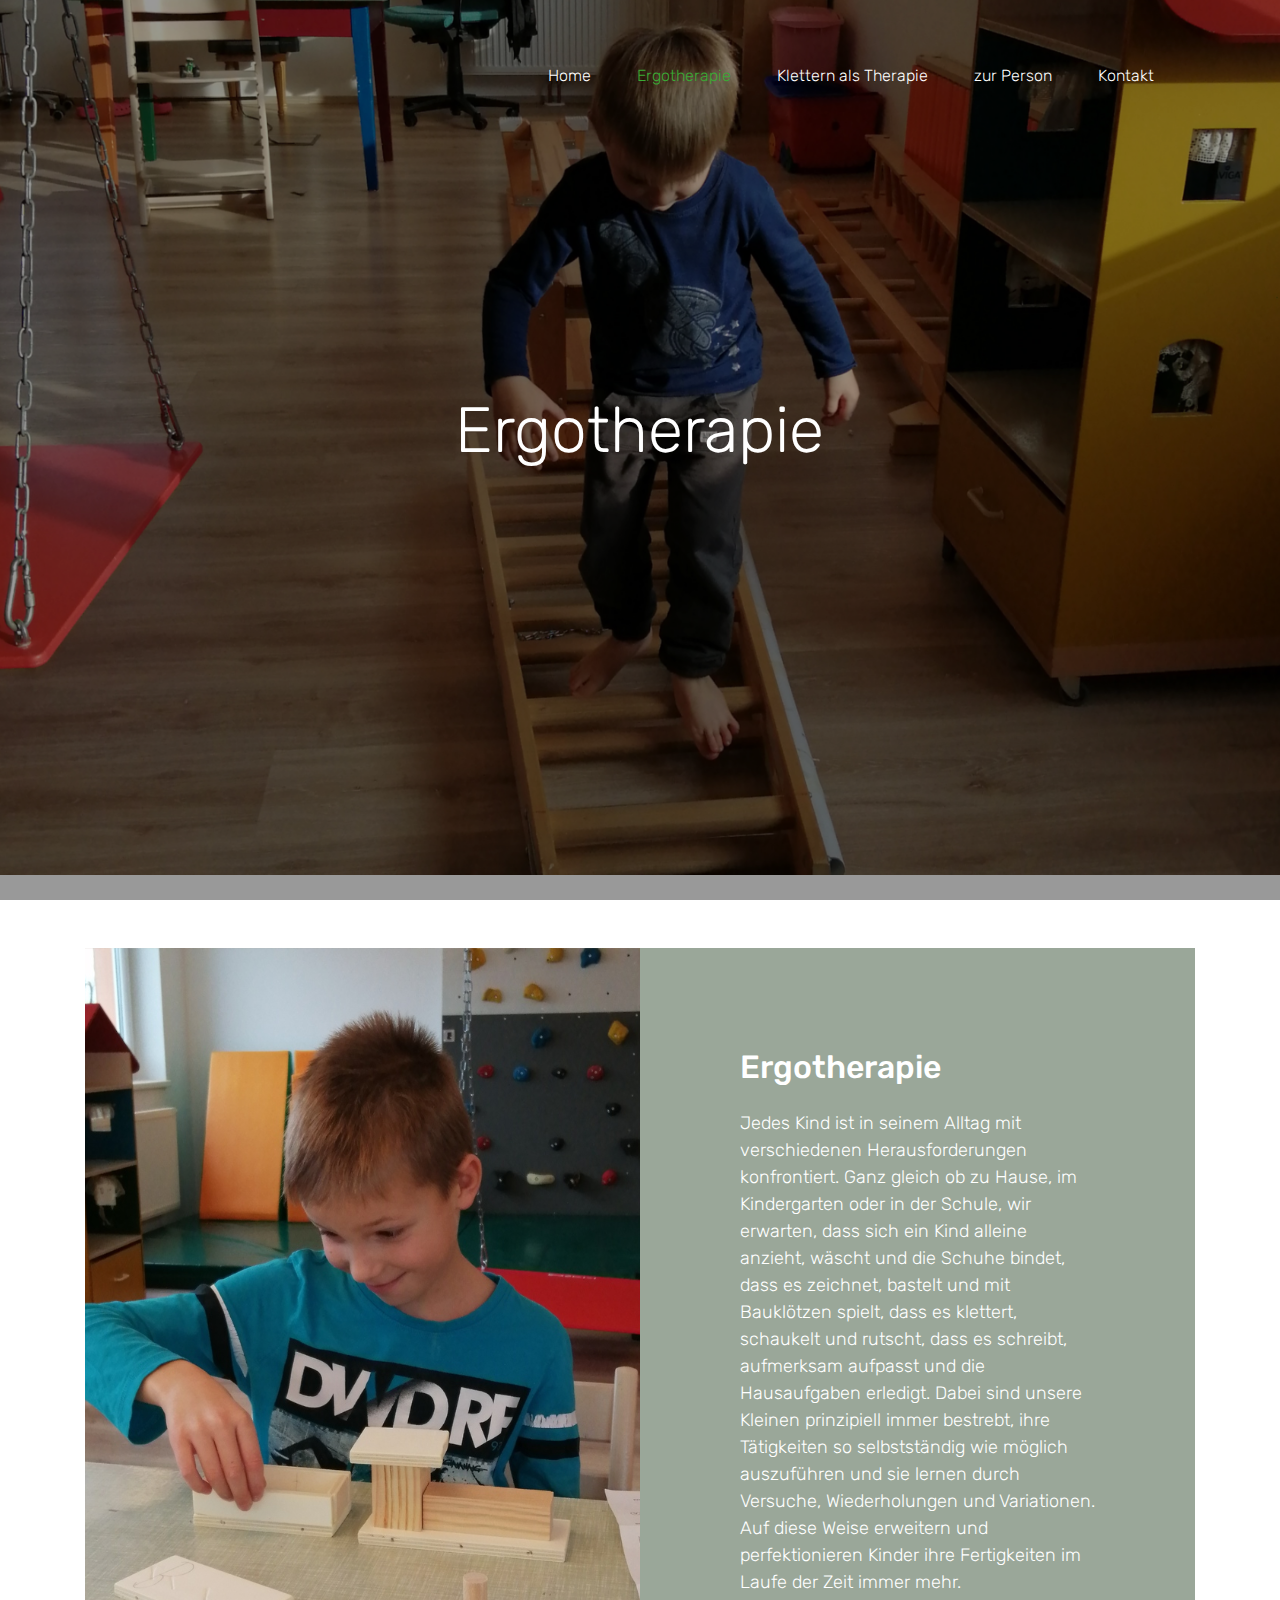
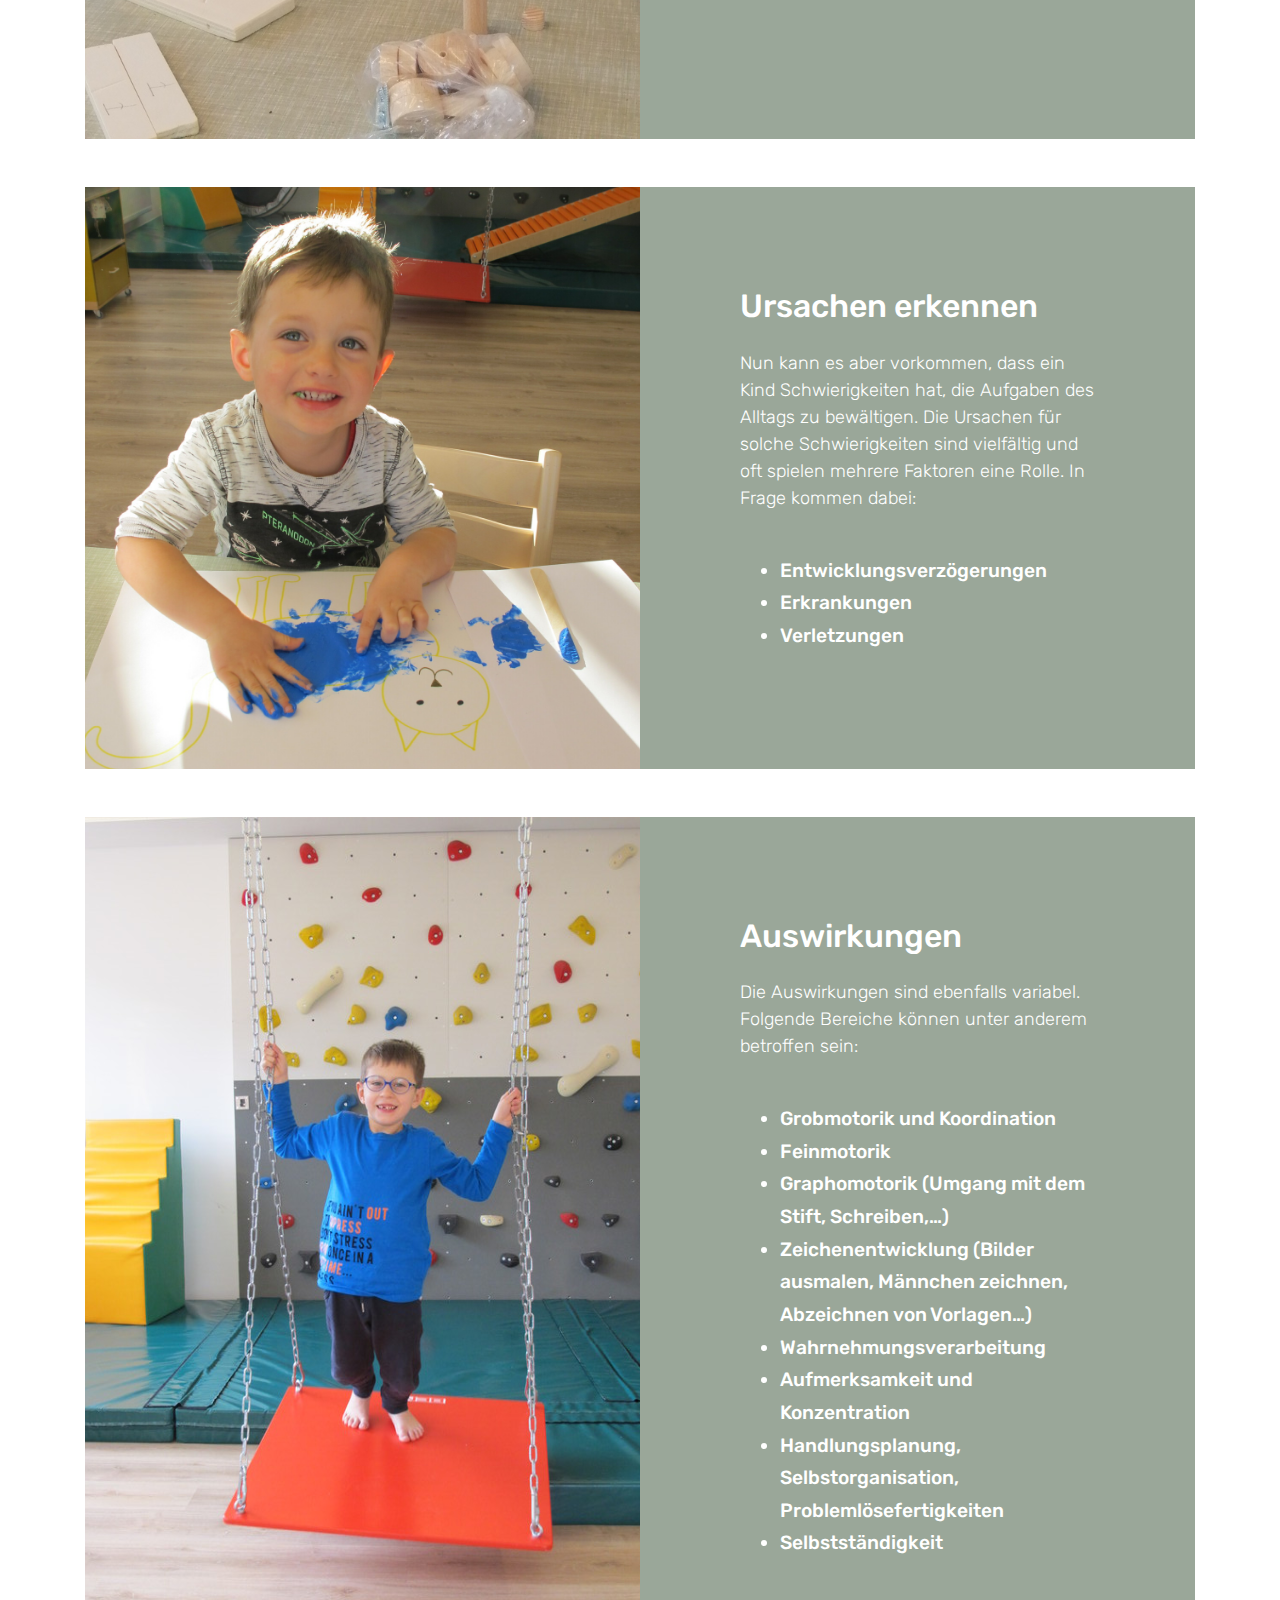
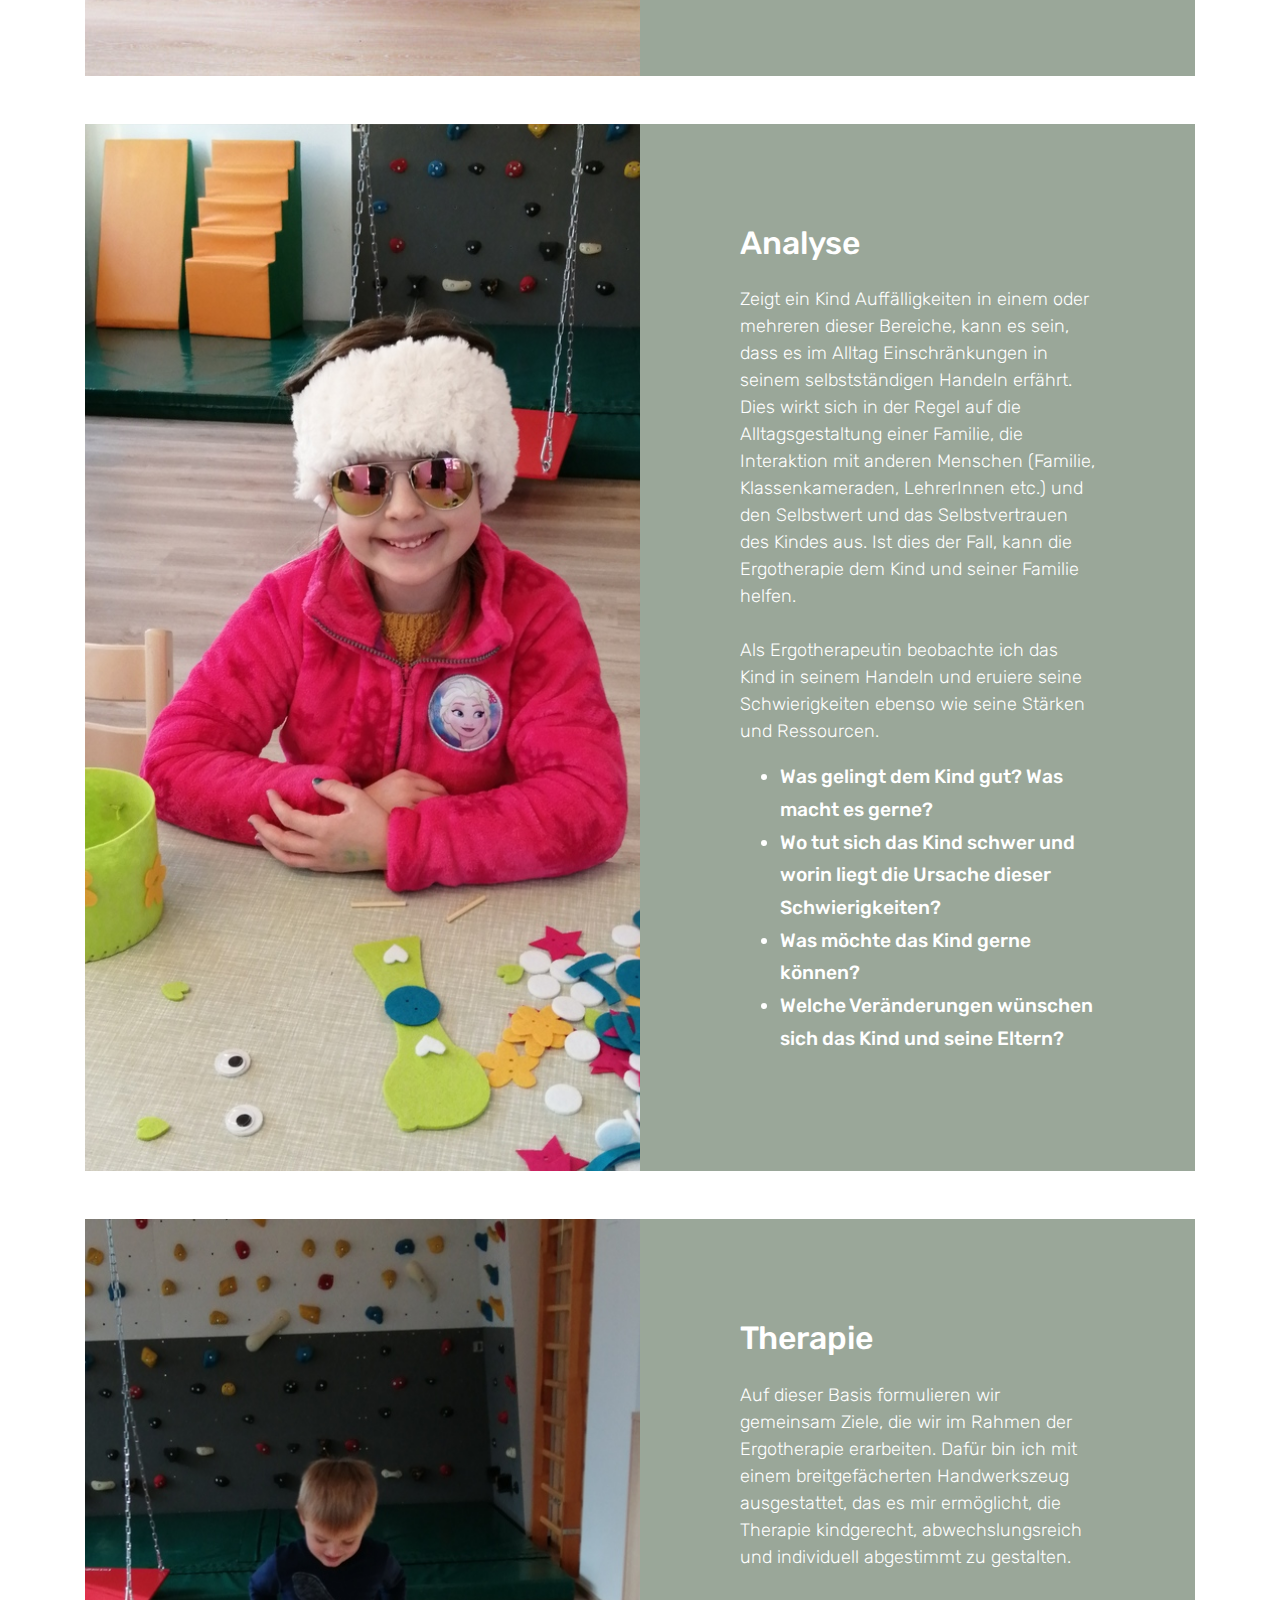
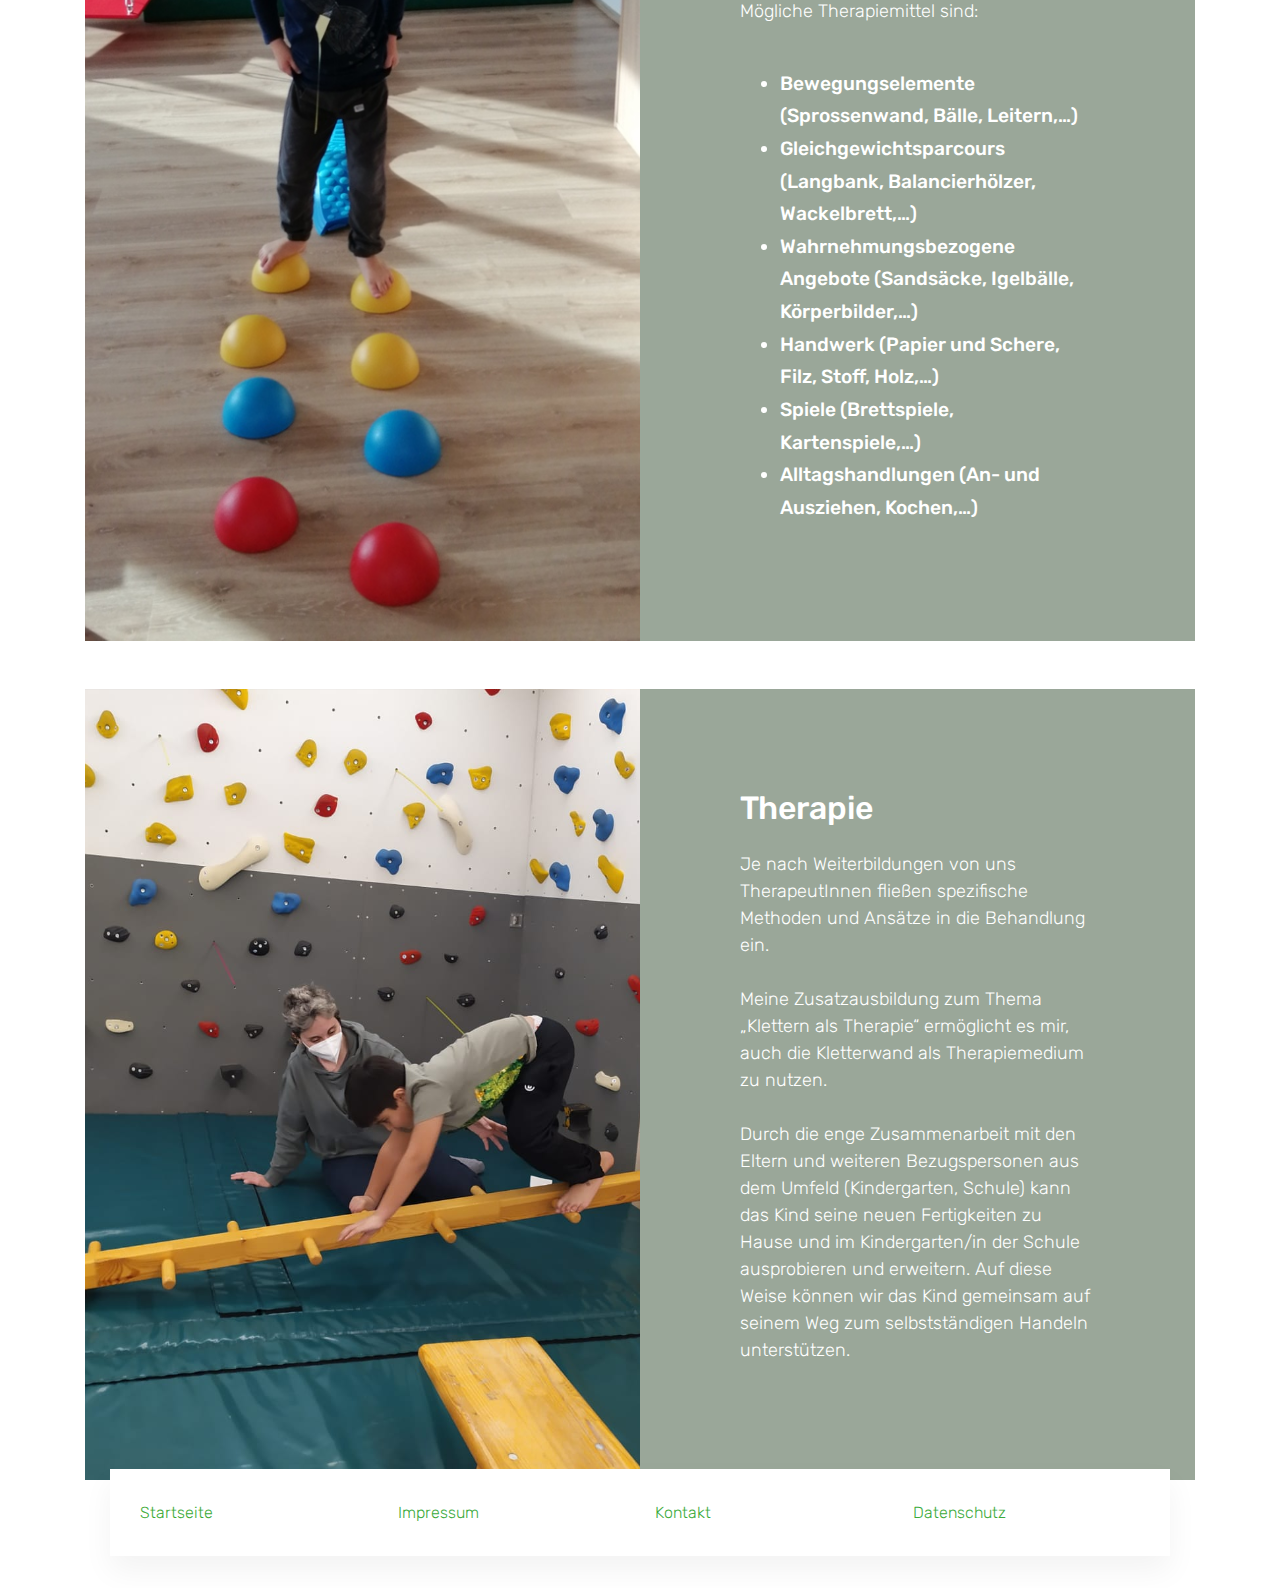
<file: ergotherapie.html>
<!DOCTYPE html>
<html lang="de">

<head>
    <title>Ergotherapie &mdash; Ergotherapie Burtscher</title> 
    <meta charset="utf-8">
    <meta name="viewport" content="width=device-width, initial-scale=1, shrink-to-fit=no">


    <link href="https://fonts.googleapis.com/css?family=Rubik:400,700" rel="stylesheet">

    <link rel="stylesheet" href="fonts/icomoon/style.css">

    <link rel="stylesheet" href="css/bootstrap.min.css">
    <link rel="stylesheet" href="css/magnific-popup.css">
    <link rel="stylesheet" href="css/jquery-ui.css">
    <link rel="stylesheet" href="css/owl.carousel.min.css">
    <link rel="stylesheet" href="css/owl.theme.default.min.css">

    <link rel="stylesheet" href="css/bootstrap-datepicker.css">

    <link rel="stylesheet" href="fonts/flaticon/font/flaticon.css">

    <link rel="stylesheet" href="css/aos.css">
    <link rel="stylesheet" href="css/rangeslider.css">

    <link rel="stylesheet" href="css/style.css">

</head>

<body>

    <div class="site-wrap">

        <div class="site-mobile-menu">
            <div class="site-mobile-menu-header">
                <div class="site-mobile-menu-close mt-3">
                    <span class="icon-close2 js-menu-toggle"></span>
                </div>
            </div>
            <div class="site-mobile-menu-body"></div>
        </div>

        <header class="site-navbar" role="banner">

            <div class="container">
                <div class="row align-items-center">

                    <div class="col-11 col-xl-4">
                        <!--<img class="logo" src="images/logo.png"> -->
                        <h1 class="mb-0 site-logo"><a href="index.html" class="text-white mb-0"><span class="text-primary"></span> </a></h1>
                    </div>
                    <div class="col-12 col-md-8 d-none d-xl-block">
                        <nav class="site-navigation position-relative text-right" role="navigation">

                          <ul class="site-menu js-clone-nav mr-auto d-none d-lg-block">
                            <li><a href="index.html"><span>Home</span></a></li>
                            <li class="active"><a href="ergotherapie.html"><span>Ergotherapie</span></a></li>
                            <li><a href="Klettern.html"><span>Klettern als Therapie</span></a></li>
                            <li><a href="about.html"><span>zur Person</span></a></li>
                            <li><a href="contact.php"><span>Kontakt</span></a></li>
                            </ul> 
                    </li>
                  </ul>
                </li>
                
              </ul>
                        </nav>
                    </div>


                    <div class="d-inline-block d-xl-none ml-md-0 mr-auto py-3" style="position: relative; top: 3px;"><a href="#" class="site-menu-toggle js-menu-toggle text-white"><span class="icon-menu h3"></span></a></div>

                </div>

            </div>
    </div>

    </header>





    <div class="site-blocks-cover overlay" style="background-image: url(images/highresimg/ergothimage03.jpg);" data-aos="fade" data-stellar-background-ratio="0.5">
        <div class="container">
            <div class="row align-items-center justify-content-center text-center">

                <div class="col-md-10">

                    <div class="row justify-content-center mb-4">
                        <div class="col-md-10 text-center">
                            <h1 data-aos="fade-up" class="mb-5">Ergotherapie <span class=></span></h1>

                            <!-- <p data-aos="fade-up" data-aos-delay="100"><a href="#" class="btn btn-primary btn-pill">Get Started</a></p>
              </div>
            </div> -->

                        </div>
                    </div>
                </div>
            </div>





            <!-- <div class="site-section block-services-1">
      <div class="container">
        <div class="row mb-5">
          <div class="col-md-12 text-center">
            <h2 class="site-section-heading text-center font-secondary text-black">Our Services</h2>
          </div>
        </div>
        <div class="row">
          <div class="mb-4 mb-lg-4 col-sm-6 col-md-6 col-lg-3">
            <div class="block-service-1-card">
              <a href="#" class="thumbnail-link d-block mb-4"><img src="images/img_4.jpg" alt="Image" class="img-fluid"></a>
              <h3 class="block-service-1-heading mb-3"><a href="#">Physical Therapy</a></h3>
              <div class="block-service-1-excerpt"><p>Lorem ipsum dolor sit amet, consectetur adipisicing elit. Enim odit molestias inventore, id sed, in harum tenetur earum.</p></div>
              <p><a href="#" class="d-inline-flex align-items-center block-service-1-more"><span>Find out more</span> <span class="icon-keyboard_arrow_right icon"></span></a></p>
            </div>
          </div>
          <div class="mb-4 mb-lg-4 col-sm-6 col-md-6 col-lg-3">
            <div class="block-service-1-card">
              <a href="#" class="thumbnail-link d-block mb-4"><img src="images/img_1.jpg" alt="Image" class="img-fluid"></a>
              <h3 class="block-service-1-heading mb-3"><a href="#">Physical Therapy</a></h3>
              <div class="block-service-1-excerpt"><p>Lorem ipsum dolor sit amet, consectetur adipisicing elit. Enim odit molestias inventore, id sed, in harum tenetur earum.</p></div>
              <p><a href="#" class="d-inline-flex align-items-center block-service-1-more"><span>Find out more</span> <span class="icon-keyboard_arrow_right icon"></span></a></p>
            </div>
          </div>
          <div class="mb-4 mb-lg-4 col-sm-6 col-md-6 col-lg-3">
            <div class="block-service-1-card">
              <a href="#" class="thumbnail-link d-block mb-4"><img src="images/img_2.jpg" alt="Image" class="img-fluid"></a>
              <h3 class="block-service-1-heading mb-3"><a href="#">Chiropractic Therapy</a></h3>
              <div class="block-service-1-excerpt"><p>Lorem ipsum dolor sit amet, consectetur adipisicing elit. Enim odit molestias inventore, id sed, in harum tenetur earum.</p></div>
              <p><a href="#" class="d-inline-flex align-items-center block-service-1-more"><span>Find out more</span> <span class="icon-keyboard_arrow_right icon"></span></a></p>
            </div>
          </div>
          <div class="mb-4 mb-lg-4 col-sm-6 col-md-6 col-lg-3">
            <div class="block-service-1-card">
              <a href="#" class="thumbnail-link d-block mb-4"><img src="images/img_3.jpg" alt="Image" class="img-fluid"></a>
              <h3 class="block-service-1-heading mb-3"><a href="#">Massage Therapy</a></h3>
              <div class="block-service-1-excerpt"><p>Lorem ipsum dolor sit amet, consectetur adipisicing elit. Enim odit molestias inventore, id sed, in harum tenetur earum.</p></div>
              <p><a href="#" class="d-inline-flex align-items-center block-service-1-more"><span>Find out more</span> <span class="icon-keyboard_arrow_right icon"></span></a></p>
            </div>
          </div>

          <div class="mb-4 mb-lg-4 col-sm-6 col-md-6 col-lg-3">
            <div class="block-service-1-card">
              <a href="#" class="thumbnail-link d-block mb-4"><img src="images/img_4.jpg" alt="Image" class="img-fluid"></a>
              <h3 class="block-service-1-heading mb-3"><a href="#">Physical Therapy</a></h3>
              <div class="block-service-1-excerpt"><p>Lorem ipsum dolor sit amet, consectetur adipisicing elit. Enim odit molestias inventore, id sed, in harum tenetur earum.</p></div>
              <p><a href="#" class="d-inline-flex align-items-center block-service-1-more"><span>Find out more</span> <span class="icon-keyboard_arrow_right icon"></span></a></p>
            </div>
          </div>
          <div class="mb-4 mb-lg-4 col-sm-6 col-md-6 col-lg-3">
            <div class="block-service-1-card">
              <a href="#" class="thumbnail-link d-block mb-4"><img src="images/img_1.jpg" alt="Image" class="img-fluid"></a>
              <h3 class="block-service-1-heading mb-3"><a href="#">Physical Therapy</a></h3>
              <div class="block-service-1-excerpt"><p>Lorem ipsum dolor sit amet, consectetur adipisicing elit. Enim odit molestias inventore, id sed, in harum tenetur earum.</p></div>
              <p><a href="#" class="d-inline-flex align-items-center block-service-1-more"><span>Find out more</span> <span class="icon-keyboard_arrow_right icon"></span></a></p>
            </div>
          </div>
          <div class="mb-4 mb-lg-4 col-sm-6 col-md-6 col-lg-3">
            <div class="block-service-1-card">
              <a href="#" class="thumbnail-link d-block mb-4"><img src="images/img_2.jpg" alt="Image" class="img-fluid"></a>
              <h3 class="block-service-1-heading mb-3"><a href="#">Chiropractic Therapy</a></h3>
              <div class="block-service-1-excerpt"><p>Lorem ipsum dolor sit amet, consectetur adipisicing elit. Enim odit molestias inventore, id sed, in harum tenetur earum.</p></div>
              <p><a href="#" class="d-inline-flex align-items-center block-service-1-more"><span>Find out more</span> <span class="icon-keyboard_arrow_right icon"></span></a></p>
            </div>
          </div>
          <div class="mb-4 mb-lg-4 col-sm-6 col-md-6 col-lg-3">
            <div class="block-service-1-card">
              <a href="#" class="thumbnail-link d-block mb-4"><img src="images/img_3.jpg" alt="Image" class="img-fluid"></a>
              <h3 class="block-service-1-heading mb-3"><a href="#">Massage Therapy</a></h3>
              <div class="block-service-1-excerpt"><p>Lorem ipsum dolor sit amet, consectetur adipisicing elit. Enim odit molestias inventore, id sed, in harum tenetur earum.</p></div>
              <p><a href="#" class="d-inline-flex align-items-center block-service-1-more"><span>Find out more</span> <span class="icon-keyboard_arrow_right icon"></span></a></p>
            </div>
          </div>
        </div>
      </div>
    </div> -->

            <div class="block-half-content-1 d-block d-lg-flex mt-5">
                <div class="block-half-content-img" style="background-image: url('images/resized/ergotherapie01.jpg')">

                </div>
                <div class="block-half-content-text bg-primary">
                    <div class="block-half-content-text-inner">
                        <h2 class="block-half-content-heading mb-4">Ergotherapie</h2>
                        <div class="block-half-content-excerpt">

                            <p class="lead">Jedes Kind ist in seinem Alltag mit verschiedenen Herausforderungen konfrontiert. Ganz gleich ob zu Hause, im Kindergarten oder in der Schule, wir erwarten, dass sich ein Kind alleine anzieht, wäscht und die Schuhe bindet,
                                dass es zeichnet, bastelt und mit Bauklötzen spielt, dass es klettert, schaukelt und rutscht, dass es schreibt, aufmerksam aufpasst und die Hausaufgaben erledigt. Dabei sind unsere Kleinen prinzipiell immer bestrebt, ihre
                                Tätigkeiten so selbstständig wie möglich auszuführen und sie lernen durch Versuche, Wiederholungen und Variationen. Auf diese Weise erweitern und perfektionieren Kinder ihre Fertigkeiten im Laufe der Zeit immer mehr.<br>                                <br>

                            </p>
                        </div>
                    </div>

                    <!-- <div class="block-counter-1 section-counter">
          <div class="row">
            <div class="col-sm-4">
              <div class="counter">
                <div class="number-wrap">
                  <span class="block-counter-1-number" data-number="3">0</span><span class="append">K</span>
                </div>
                <span class="block-counter-1-caption">Happy Customers</span>
              </div>
            </div>
            <div class="col-sm-4">
              <div class="counter">
                <div class="number-wrap">
                  <span class="block-counter-1-number" data-number="7">0</span><span class="append
"></span>
                </div>
                <span class="block-counter-1-caption">Years of Experience</span>
              </div>
            </div>
            <div class="col-sm-4">
              <div class="counter">
                <div class="number-wrap">
                  <span class="block-counter-1-number" data-number="100">0</span><span class="append">%</span>
                </div>
                <span class="block-counter-1-caption">Customer Satisfaction</span>
              </div>
            </div>
          </div>
        </div> -->
                </div>
            </div>

            <div class="block-half-content-1 d-block d-lg-flex mt-5">
                <div class="block-half-content-img" style="background-image: url('images/resized/malen01.JPG')">

                </div>
                <div class="block-half-content-text bg-primary">
                    <div class="block-half-content-text-inner">
                        <h2 class="block-half-content-heading mb-4">Ursachen erkennen</h2>
                        <div class="block-half-content-excerpt">

                            <p class="lead">Nun kann es aber vorkommen, dass ein Kind Schwierigkeiten hat, die Aufgaben des Alltags zu bewältigen. Die Ursachen für solche Schwierigkeiten sind vielfältig und oft spielen mehrere Faktoren eine Rolle. In Frage kommen dabei:<br>                                <br>

                            </p>

                            <ul class="listtype">
                                <li>Entwicklungsverzögerungen</li>
                                <li>Erkrankungen</li>
                                <li>Verletzungen</li>

                        </div>
                    </div>

                    <!-- <div class="block-counter-1 section-counter">
          <div class="row">
            <div class="col-sm-4">
              <div class="counter">
                <div class="number-wrap">
                  <span class="block-counter-1-number" data-number="3">0</span><span class="append">K</span>
                </div>
                <span class="block-counter-1-caption">Happy Customers</span>
              </div>
            </div>
            <div class="col-sm-4">
              <div class="counter">
                <div class="number-wrap">
                  <span class="block-counter-1-number" data-number="7">0</span><span class="append
"></span>
                </div>
                <span class="block-counter-1-caption">Years of Experience</span>
              </div>
            </div>
            <div class="col-sm-4">
              <div class="counter">
                <div class="number-wrap">
                  <span class="block-counter-1-number" data-number="100">0</span><span class="append">%</span>
                </div>
                <span class="block-counter-1-caption">Customer Satisfaction</span>
              </div>
            </div>
          </div>
        </div> -->
                </div>
            </div>

            <div class="block-half-content-1 d-block d-lg-flex mt-5">
                <div class="block-half-content-img" style="background-image: url('images/resized/schaukel.jpg')">

                </div>
                <div class="block-half-content-text bg-primary">
                    <div class="block-half-content-text-inner">
                        <h2 class="block-half-content-heading mb-4">Auswirkungen</h2>
                        <div class="block-half-content-excerpt">

                            <p class="lead">Die Auswirkungen sind ebenfalls variabel. Folgende Bereiche können unter anderem betroffen sein:<br> <br>

                            </p>

                            <ul class="listtype">
                                <li>Grobmotorik und Koordination

                                    <li>Feinmotorik
                                    </li>
                                    <li>Graphomotorik (Umgang mit dem Stift, Schreiben,…)</li>
                                    <li>Zeichenentwicklung (Bilder ausmalen, Männchen zeichnen, Abzeichnen von Vorlagen…)</li>
                                    <li>Wahrnehmungsverarbeitung </li>
                                    <li>Aufmerksamkeit und Konzentration</li>
                                    <li>Handlungsplanung, Selbstorganisation, Problemlösefertigkeiten</li>
                                    <li>Selbstständigkeit</li>



                        </div>
                    </div>

                    <!-- <div class="block-counter-1 section-counter">
          <div class="row">
            <div class="col-sm-4">
              <div class="counter">
                <div class="number-wrap">
                  <span class="block-counter-1-number" data-number="3">0</span><span class="append">K</span>
                </div>
                <span class="block-counter-1-caption">Happy Customers</span>
              </div>
            </div>
            <div class="col-sm-4">
              <div class="counter">
                <div class="number-wrap">
                  <span class="block-counter-1-number" data-number="7">0</span><span class="append
"></span>
                </div>
                <span class="block-counter-1-caption">Years of Experience</span>
              </div>
            </div>
            <div class="col-sm-4">
              <div class="counter">
                <div class="number-wrap">
                  <span class="block-counter-1-number" data-number="100">0</span><span class="append">%</span>
                </div>
                <span class="block-counter-1-caption">Customer Satisfaction</span>
              </div>
            </div>
          </div>
        </div> -->
                </div>
            </div>

            <div class="block-half-content-1 d-block d-lg-flex mt-5">
                <div class="block-half-content-img" style="background-image: url('images/resized/analyse01.jpg')">

                </div>
                <div class="block-half-content-text bg-primary">
                    <div class="block-half-content-text-inner">
                        <h2 class="block-half-content-heading mb-4">Analyse</h2>
                        <div class="block-half-content-excerpt">

                            <p class="lead">Zeigt ein Kind Auffälligkeiten in einem oder mehreren dieser Bereiche, kann es sein, dass es im Alltag Einschränkungen in seinem selbstständigen Handeln erfährt. Dies wirkt sich in der Regel auf die Alltagsgestaltung einer
                                Familie, die Interaktion mit anderen Menschen (Familie, Klassenkameraden, LehrerInnen etc.) und den Selbstwert und das Selbstvertrauen des Kindes aus. Ist dies der Fall, kann die Ergotherapie dem Kind und seiner Familie
                                helfen. <br> <br> Als Ergotherapeutin beobachte ich das Kind in seinem Handeln und eruiere seine Schwierigkeiten ebenso wie seine Stärken und Ressourcen.

                            </p>

                            <ul class="listtype">
                                <li>Was gelingt dem Kind gut? Was macht es gerne? </li>

                                <li>Wo tut sich das Kind schwer und worin liegt die Ursache dieser Schwierigkeiten? </li>
                                <li>Was möchte das Kind gerne können?</li>
                                <li>Welche Veränderungen wünschen sich das Kind und seine Eltern?</li>




                        </div>
                    </div>

                    <!-- <div class="block-counter-1 section-counter">
         <div class="row">
           <div class="col-sm-4">
             <div class="counter">
               <div class="number-wrap">
                 <span class="block-counter-1-number" data-number="3">0</span><span class="append">K</span>
               </div>
               <span class="block-counter-1-caption">Happy Customers</span>
             </div>
           </div>
           <div class="col-sm-4">
             <div class="counter">
               <div class="number-wrap">
                 <span class="block-counter-1-number" data-number="7">0</span><span class="append
"></span>
               </div>
               <span class="block-counter-1-caption">Years of Experience</span>
             </div>
           </div>
           <div class="col-sm-4">
             <div class="counter">
               <div class="number-wrap">
                 <span class="block-counter-1-number" data-number="100">0</span><span class="append">%</span>
               </div>
               <span class="block-counter-1-caption">Customer Satisfaction</span>
             </div>
           </div>
         </div>
       </div> -->
                </div>
            </div>

            <div class="block-half-content-1 d-block d-lg-flex mt-5">
                <div class="block-half-content-img" style="background-image: url('images/resized/Therapie01.jpg')">

                </div>
                <div class="block-half-content-text bg-primary">
                    <div class="block-half-content-text-inner">
                        <h2 class="block-half-content-heading mb-4">Therapie</h2>
                        <div class="block-half-content-excerpt">

                            <p class="lead">

                                Auf dieser Basis formulieren wir gemeinsam Ziele, die wir im Rahmen der Ergotherapie erarbeiten. Dafür bin ich mit einem breitgefächerten Handwerkszeug ausgestattet, das es mir ermöglicht, die Therapie kindgerecht, abwechslungsreich und individuell abgestimmt
                                zu gestalten. <br> <br> Mögliche Therapiemittel sind: <br> <br>

                            </p>

                            <ul class="listtype">
                                <li>Bewegungselemente (Sprossenwand, Bälle, Leitern,…) </li>

                                <li>Gleichgewichtsparcours (Langbank, Balancierhölzer, Wackelbrett,…) </li>
                                <li>Wahrnehmungsbezogene Angebote (Sandsäcke, Igelbälle, Körperbilder,…)</li>
                                    <li>Handwerk (Papier und Schere, Filz, Stoff, Holz,…)</li>
                                    <li>Spiele (Brettspiele, Kartenspiele,…)</li>
                                    <li>Alltagshandlungen (An- und Ausziehen, Kochen,…)</li>




                        </div>
                    </div>



                    <!-- <div class="block-counter-1 section-counter">
         <div class="row">
           <div class="col-sm-4">
             <div class="counter">
               <div class="number-wrap">
                 <span class="block-counter-1-number" data-number="3">0</span><span class="append">K</span>
               </div>
               <span class="block-counter-1-caption">Happy Customers</span>
             </div>
           </div>
           <div class="col-sm-4">
             <div class="counter">
               <div class="number-wrap">
                 <span class="block-counter-1-number" data-number="7">0</span><span class="append
"></span>
               </div>
               <span class="block-counter-1-caption">Years of Experience</span>
             </div>
           </div>
           <div class="col-sm-4">
             <div class="counter">
               <div class="number-wrap">
                 <span class="block-counter-1-number" data-number="100">0</span><span class="append">%</span>
               </div>
               <span class="block-counter-1-caption">Customer Satisfaction</span>
             </div>
           </div>
         </div>
       </div> -->
                </div>
            </div>

            <div class="block-half-content-1 d-block d-lg-flex mt-5">
                <div class="block-half-content-img" style="background-image: url('images/resized/weiterbildung02.jpg')">

                </div>
                <div class="block-half-content-text bg-primary">
                    <div class="block-half-content-text-inner">
                        <h2 class="block-half-content-heading mb-4">Therapie</h2>
                        <div class="block-half-content-excerpt">

                            <p class="lead">

                                Je nach Weiterbildungen von uns TherapeutInnen fließen spezifische Methoden und Ansätze in die Behandlung ein. <br> <br>Meine Zusatzausbildung zum Thema „Klettern als Therapie“ ermöglicht es mir, auch die Kletterwand als
                                Therapiemedium zu nutzen. <br> <br>Durch die enge Zusammenarbeit mit den Eltern und weiteren Bezugspersonen aus dem Umfeld (Kindergarten, Schule) kann das Kind seine neuen Fertigkeiten zu Hause und im Kindergarten/in der
                                Schule ausprobieren und erweitern. Auf diese Weise können wir das Kind gemeinsam auf seinem Weg zum selbstständigen Handeln unterstützen.


                                <br>

                            </p>


                        </div>
                    </div>

                    <!-- <div class="block-counter-1 section-counter">
       <div class="row">
         <div class="col-sm-4">
           <div class="counter">
             <div class="number-wrap">
               <span class="block-counter-1-number" data-number="3">0</span><span class="append">K</span>
             </div>
             <span class="block-counter-1-caption">Happy Customers</span>
           </div>
         </div>
         <div class="col-sm-4">
           <div class="counter">
             <div class="number-wrap">
               <span class="block-counter-1-number" data-number="7">0</span><span class="append
"></span>
             </div>
             <span class="block-counter-1-caption">Years of Experience</span>
           </div>
         </div>
         <div class="col-sm-4">
           <div class="counter">
             <div class="number-wrap">
               <span class="block-counter-1-number" data-number="100">0</span><span class="append">%</span>
             </div>
             <span class="block-counter-1-caption">Customer Satisfaction</span>
           </div>
         </div>
       </div>
     </div> -->
                </div>
            </div>

            <!-- <div class="site-section">
      <div class="container">
        <div class="row mb-5">
          <div class="col-md-12 text-center">
            <h2 class="site-section-heading text-center font-secondary">Happy Customers</h2>
          </div>
        </div>
        <div class="row">

          <div class="col-12">

            <div class="owl-carousel-2 owl-carousel">

              <div class="d-block block-testimony mx-auto text-center">
                <div class="person w-25 mx-auto mb-4">
                  <img src="images/person_1.jpg" alt="Image" class="img-fluid rounded-circle w-50 mx-auto">
                </div>
                <div>
                  <h2 class="h5 mb-4">Katie Johnson</h2>
                  <blockquote>&ldquo;Lorem ipsum dolor sit amet, consectetur adipisicing elit. Alias accusantium qui optio, possimus necessitatibus voluptate aliquam velit nostrum tempora ipsam!&rdquo;</blockquote>
                </div>
              </div>

              <div class="d-block block-testimony mx-auto text-center">
                <div class="person w-25 mx-auto mb-4">
                  <img src="images/person_2.jpg" alt="Image" class="img-fluid rounded-circle w-50 mx-auto">
                </div>
                <div>
                  <h2 class="h5 mb-4">Jun Mars</h2>
                  <blockquote>&ldquo;Lorem ipsum dolor sit amet, consectetur adipisicing elit. Alias accusantium qui optio, possimus necessitatibus voluptate aliquam velit nostrum tempora ipsam!&rdquo;</blockquote>
                </div>
              </div>

              <div class="d-block block-testimony mx-auto text-center">
                <div class="person w-25 mx-auto mb-4">
                  <img src="images/person_3.jpg" alt="Image" class="img-fluid rounded-circle w-50 mx-auto">
                </div>
                <div>
                  <h2 class="h5 mb-4">Katie Johnson</h2>
                  <blockquote>&ldquo;Lorem ipsum dolor sit amet, consectetur adipisicing elit. Alias accusantium qui optio, possimus necessitatibus voluptate aliquam velit nostrum tempora ipsam!&rdquo;</blockquote>
                </div>
              </div>

              <div class="d-block block-testimony mx-auto text-center">
                <div class="person w-25 mx-auto mb-4">
                  <img src="images/person_4.jpg" alt="Image" class="img-fluid rounded-circle w-50 mx-auto">
                </div>
                <div>
                  <h2 class="h5 mb-4">Jun Mars</h2>
                  <blockquote>&ldquo;Lorem ipsum dolor sit amet, consectetur adipisicing elit. Alias accusantium qui optio, possimus necessitatibus voluptate aliquam velit nostrum tempora ipsam!&rdquo;</blockquote>
                </div>
              </div>


            </div>
          </div>
          

        </div>
      </div>
    </div> -->

            <!-- <div class="mt-5 block-cta-1 primary-overlay" style="background-image: url('images/highresimg/ergothimage01.jpg')">
                <div class="container">
                    <div class="row align-items-center justify-content-between">
                        <div class="col-lg-7 mb-4 mb-lg-0">

                            <h2 class="mb-3 mt-0 text-white">Upto 30% Discount for The First Commers</h2> 
                            <p class="lead2">Nun kann es aber vorkommen, dass ein Kind Schwierigkeiten hat, die Aufgaben des Alltags zu bewältigen. Die Ursachen für solche Schwierigkeiten sind vielfältig und oft spielen mehrere Faktoren eine Rolle. In Frage kommen dabei:<br>                                <br> </p>


                            <ul class="listtype">
                                <li>Entwicklungsverzögerungen</li>
                                <li>Erkrankungen</li>
                                <li>Verletzungen</li>
                        </div>
                        <div class="col-lg-4">
                            <p class="mb-0"><a href="contact.html" class="btn btn-outline-white text-white btn-md btn-pill px-5 font-weight-bold btn-block">Contact Us</a></p>  
                        </div>
                    </div>
                </div>
            </div> -->

            <br>

            <!-- <footer>
               
              <div class="col-12 col-md-8 d-none d-xl-block">
                <nav class="site-navigation position-relative text-right" role="navigation">

                    
                        <a href="index.html"><span>Home</span></a> &nbsp;&nbsp;&nbsp;&nbsp;
                        <a href="ergotherapie.html"><span>Ergotherapie</span></a> &nbsp;&nbsp;&nbsp;&nbsp;
                        <a href="Klettern.html"><span>Klettern als Therapie</span></a> &nbsp;&nbsp;&nbsp;&nbsp;
                        <a href="about.html"><span>zur Person</span></a> &nbsp;&nbsp;&nbsp;&nbsp;
                        <a href="datenschutzerklaerung.html"target="_blank"><span>Datenschutzerklärung</span></a> &nbsp;&nbsp;
                        <a href="contact.html"><span>Kontakt</span></a> <br> <br>
                                          
                </nav>
            </div>


            <div class="d-inline-block d-xl-none ml-md-0 mr-auto py-3" style="position: relative; top: 3px;"><a href="#" class="site-menu-toggle js-menu-toggle text-white"><span class="icon-menu h3"></span></a></div>

        </div>

    </div>
</div>
</footer> -->




  <footer>

    <div class="block-quick-info-2">
      <div class="container">
          <div class="block-quick-info-2-inner">
              <div class="row">
                  <div class="col-sm-6 col-md-6 col-lg-3 mb-3 mb-lg-0">
                      <div class="d-flex quick-info-2">
                          <!-- <span class="icon icon-home mr-3"></span> -->
                          <div class="text">
                              <strong class="d-block heading"></strong>
                              <a href="index.html"><span class="excerpt">Startseite <br></span> </a>
                          </div>
                      </div>
                  </div>
                  <div class="col-sm-6 col-md-6 col-lg-3 mb-3 mb-lg-0">
                      <div class="d-flex quick-info-2">
                          <!-- <span class="icon icon-phone mr-3"></span> -->
                          <div class="text">
                              <a href="datenschutzerklaerung.html" d-block heading>Impressum</strong> </a>
                              <span class="excerpt"></span>
                          </div>
                      </div>
                  </div>
                  <div class="col-sm-6 col-md-6 col-lg-3 mb-3 mb-lg-0">
                    <div class="d-flex quick-info-2">
                        <!-- <span class="icon icon-phone mr-3"></span> -->
                        <div class="text">
                            <a href="contact.php" d-block heading>Kontakt</strong> </a>
                            <span class="excerpt"></span>
                        </div>
                    </div>
                </div>
                  <div class="col-sm-6 col-md-6 col-lg-3 mb-3 mb-lg-0">
                      <div class="d-flex quick-info-2">
                         <!--<span class="icon icon-envelope mr-3"></span> -->
                          <div class="text">
                            <a href="datenschutzerklaerung.html" d-block heading>Datenschutz</strong> </a>
                              <span class="excerpt"></span>
                          </div>
                      </div>
                  </div>
                  
                </div>
                  </div>
              </div>
          </div>
      </div>
  </div>
    
    </footer>
  

  
 

    </div>

    <script src="js/jquery-3.3.1.min.js"></script>
    <script src="js/jquery-migrate-3.0.1.min.js"></script>
    <script src="js/jquery-ui.js"></script>
    <script src="js/popper.min.js"></script>
    <script src="js/bootstrap.min.js"></script>
    <script src="js/owl.carousel.min.js"></script>
    <script src="js/jquery.stellar.min.js"></script>
    <script src="js/jquery.countdown.min.js"></script>
    <script src="js/jquery.magnific-popup.min.js"></script>
    <script src="js/jquery.animateNumber.min.js"></script>
    <script src="js/jquery.waypoints.min.js"></script>

    <script src="js/bootstrap-datepicker.min.js"></script>
    <script src="js/aos.js"></script>
    <script src="js/rangeslider.min.js"></script>


    <script src="js/typed.js"></script>
    <script>
        var typed = new Typed('.typed-words', {
            strings: ["Schwierigkeiten erkennen & Stärken fördern"],
            typeSpeed: 80,
            backSpeed: 80,
            backDelay: 4000,
            startDelay: 1000,
            loop: false,
            showCursor: true
        });
    </script>

    <script src="js/main.js"></script>

</body>

</html>
</file>
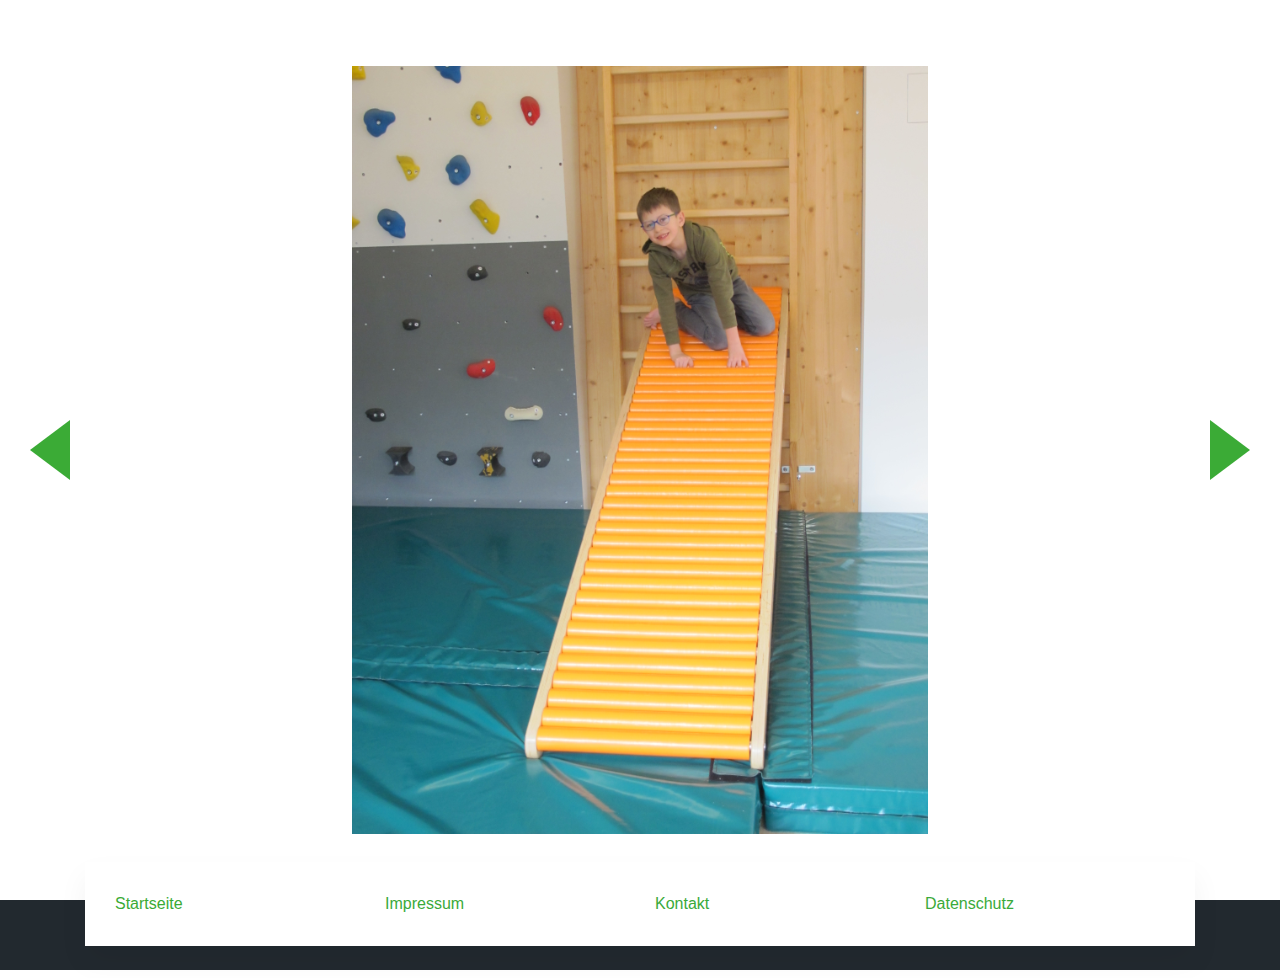
<file: fullscreenslider.html>
<!DOCTYPE html>

<html>
    <head>
        <meta charset="utf-8">
        <link rel="stylesheet" href="css/fullslider.css">
        <link rel="stylesheet" href="css/style.css">
        <link rel="stylesheet" href="css/styles2.css"
        <link href="https://fonts.googleapis.com/css?family=Rubik:400,700" rel="stylesheet">

    <link rel="stylesheet" href="fonts/icomoon/style.css">

    <link rel="stylesheet" href="css/bootstrap.min.css">
    <link rel="stylesheet" href="css/magnific-popup.css">
    <link rel="stylesheet" href="css/jquery-ui.css">
    <link rel="stylesheet" href="css/owl.carousel.min.css">
    <link rel="stylesheet" href="css/owl.theme.default.min.css">

    <link rel="stylesheet" href="css/bootstrap-datepicker.css">

    <link rel="stylesheet" href="fonts/flaticon/font/flaticon.css">

    <link rel="stylesheet" href="css/aos.css">
    <link rel="stylesheet" href="css/rangeslider.css">

        <meta http-equiv="X-UA-Compatible" content="IE=edge">
        <title>Ergotherapie Burtscher - Impressionen</title>
        <meta name="description" content="">
        <meta name="viewport" content="width=device-width, initial-scale=1">
        
    </head>
    <body>



        
       <div class="wrap">
           <div id="arrow-left" class="arrow"></div>

           <div id="slider">

               <div class="slide slide1">
                <div class="slide-content">
                    <span></span>
                </div>
               </div>

                    <div class="slide slide2">
                    <div class="slide-content">
                        <span></span>

                    </div>
                </div>

                        <div class="slide slide3">
                        <div class="slide-content">
                            <span></span>   
                        </div>    
                        </div>
                
                <div class="slide slide4">
                    <div class="slide-content">
                        <span></span>   
                    </div>    
                    </div>
            
            <div class="slide slide5">
                <div class="slide-content">
                    <span></span>   
                </div>    
                </div>

                <div class="slide slide6">
                    <div class="slide-content">
                        <span></span>   
                    </div>    
                    </div>

                    <div class="slide slide7">
                        <div class="slide-content">
                            <span></span>   
                        </div>    
                        </div>

                        <div class="slide slide8">
                            <div class="slide-content">
                                <span></span>   
                            </div>    
                            </div>

                            <div class="slide slide9">
                                <div class="slide-content">
                                    <span></span>   
                                </div>    
                                </div>

                                <div class="slide slide10">
                                    <div class="slide-content">
                                        <span></span>   
                                    </div>    
                                    </div>

                                    <div class="slide slide11">
                                        <div class="slide-content">
                                            <span></span>   
                                        </div>    
                                        </div> 

                                        <div class="slide slide12">
                                            <div class="slide-content">
                                                <span></span>   
                                            </div>    
                                            </div>

                                            <div class="slide slide13">
                                                <div class="slide-content">
                                                    <span></span>   
                                                </div>    
                                                </div>

                                                <div class="slide slide14">
                                                    <div class="slide-content">
                                                        <span></span>   
                                                    </div>    
                                                    </div>

                                                    <div class="slide slide15">
                                                        <div class="slide-content">
                                                            <span></span>   
                                                        </div>    
                                                        </div>

                                                        <div class="slide slide16">
                                                            <div class="slide-content">
                                                                <span></span>   
                                                            </div>    
                                                            </div>

                                                            <div class="slide slide17">
                                                                <div class="slide-content">
                                                                    <span></span>   
                                                                </div>    
                                                                </div>

                                                                <div class="slide slide18">
                                                                    <div class="slide-content">
                                                                        <span></span>   
                                                                    </div>    
                                                                    </div>

                                                                    <div class="slide slide19">
                                                                        <div class="slide-content">
                                                                            <span></span>   
                                                                        </div>    
                                                                        </div>

                                                                        <div class="slide slide20">
                                                                            <div class="slide-content">
                                                                                <span></span>   
                                                                            </div>    
                                                                            </div>

                                                                            <div class="slide slide21">
                                                                                <div class="slide-content">
                                                                                    <span></span>   
                                                                                </div>    
                                                                                </div>
                                                                                
                                                                                <div class="slide slide22">
                                                                                    <div class="slide-content">
                                                                                        <span></span>   
                                                                                    </div>    
                                                                                    </div>

                                                                                    <div class="slide slide23">
                                                                                        <div class="slide-content">
                                                                                            <span></span>   
                                                                                        </div>    
                                                                                        </div>

                                                                                        <div class="slide slide24">
                                                                                            <div class="slide-content">
                                                                                                <span></span>   
                                                                                            </div>    
                                                                                            </div>

                                                                                            <div class="slide slide25">
                                                                                                <div class="slide-content">
                                                                                                    <span></span>   
                                                                                                </div>    
                                                                                                </div>

                                                                                                <div class="slide slide26">
                                                                                                    <div class="slide-content">
                                                                                                        <span></span>   
                                                                                                    </div>    
                                                                                                    </div>

                                                                                                    <div class="slide slide27">
                                                                                                        <div class="slide-content">
                                                                                                            <span></span>   
                                                                                                        </div>    
                                                                                                        </div>

                                                                                                        <div class="slide slide28">
                                                                                                            <div class="slide-content">
                                                                                                                <span></span>   
                                                                                                            </div>    
                                                                                                            </div>

                                                                                                            <div class="slide slide29">
                                                                                                                <div class="slide-content">
                                                                                                                    <span></span>   
                                                                                                                </div>    
                                                                                                                </div>

                                                                                                                <div class="slide slide30">
                                                                                                                    <div class="slide-content">
                                                                                                                        <span></span>   
                                                                                                                    </div>    
                                                                                                                    </div>

                                                                                                                    <div class="slide slide31">
                                                                                                                        <div class="slide-content">
                                                                                                                            <span></span>   
                                                                                                                        </div>    
                                                                                                                        </div>

                                                                                                                        <div class="slide slide32">
                                                                                                                            <div class="slide-content">
                                                                                                                                <span></span>   
                                                                                                                            </div>    
                                                                                                                            </div>

                                                                                                                            <div class="slide slide33">
                                                                                                                                <div class="slide-content">
                                                                                                                                    <span></span>   
                                                                                                                                </div>    
                                                                                                                                </div>

                                                                                                                                <div class="slide slide34">
                                                                                                                                    <div class="slide-content">
                                                                                                                                        <span></span>   
                                                                                                                                    </div>    
                                                                                                                                    </div>

                                                                                                                                    <div class="slide slide35">
                                                                                                                                        <div class="slide-content">
                                                                                                                                            <span></span>   
                                                                                                                                        </div>    
                                                                                                                                        </div>

                                                                                                                                        <div class="slide slide36">
                                                                                                                                            <div class="slide-content">
                                                                                                                                                <span></span>   
                                                                                                                                            </div>    
                                                                                                                                            </div>

                                                                                                                                            <div class="slide slide37">
                                                                                                                                                <div class="slide-content">
                                                                                                                                                    <span></span>   
                                                                                                                                                </div>    
                                                                                                                                                </div>
                
                                                                                                                                                <div class="slide slide38">
                                                                                                                                                    <div class="slide-content">
                                                                                                                                                        <span></span>   
                                                                                                                                                    </div>    
                                                                                                                                                    </div>
                
                                                                                                                                                    <div class="slide slide39">
                                                                                                                                                        <div class="slide-content">
                                                                                                                                                            <span></span>   
                                                                                                                                                        </div>    
                                                                                                                                                        </div>
                
                                                                                                                                                        <div class="slide slide40">
                                                                                                                                                            <div class="slide-content">
                                                                                                                                                                <span></span>   
                                                                                                                                                            </div>    
                                                                                                                                                            </div>

                                                                                                                                                            <div class="slide slide41">
                                                                                                                                                                <div class="slide-content">
                                                                                                                                                                    <span></span>   
                                                                                                                                                                </div>    
                                                                                                                                                                </div>
    


        </div>

           <div id="arrow-right" class="arrow"></div>

           
       </div>
        
        <script>

            let sliderImages = document.querySelectorAll('.slide'),
                arrowLeft = document.querySelector('#arrow-left'),
                arrowRight = document.querySelector('#arrow-right'),
                current = 0;
            //clear all images 
            function reset()  {

                for(let i = 0; i < sliderImages.length; i++) {

                    sliderImages[i].style.display = 'none';


                }

            }
            // Init slider
            function startSlide() {
                reset(); 
                sliderImages[0].style.display = 'block';
            }

            // Show prev

            function slideLeft() {

                reset(); 
                sliderImages[current - 1].style.display = 'block';
                current--; 
            }

            //show next 

            function slideRight() {

                reset(); 

                sliderImages[current + 1].style.display = 'block';
                current++;
            }

            // Left arrow click 

            arrowLeft.addEventListener('click', function(){

                if(current === 0) {
                     current = sliderImages.length;
                }
                slideLeft(); 

            })

            // Right arrow click 

            arrowRight.addEventListener('click', function(){

                if(current === sliderImages.length - 1) {
                    current = -1
                }
                slideRight(); 

                });


            startSlide();

    


        </script>

<footer>

    <div class="block-quick-info-2">
      <div class="container">
          <div class="block-quick-info-2-inner">
              <div class="row">
                  <div class="col-sm-6 col-md-6 col-lg-3 mb-3 mb-lg-0">
                      <div class="d-flex quick-info-2">
                          <!-- <span class="icon icon-home mr-3"></span> -->
                          <div class="text">
                              <strong class="d-block heading"></strong>
                              <a href="index.html"><span class="excerpt">Startseite <br></span> </a>
                          </div>
                      </div>
                  </div>
                  <div class="col-sm-6 col-md-6 col-lg-3 mb-3 mb-lg-0">
                      <div class="d-flex quick-info-2">
                          <!-- <span class="icon icon-phone mr-3"></span> -->
                          <div class="text">
                              <a href="datenschutzerklaerung.html" d-block heading>Impressum</strong> </a>
                              <span class="excerpt"></span>
                          </div>
                      </div>
                  </div>
                  <div class="col-sm-6 col-md-6 col-lg-3 mb-3 mb-lg-0">
                    <div class="d-flex quick-info-2">
                        <!-- <span class="icon icon-phone mr-3"></span> -->
                        <div class="text">
                            <a href="contact.php" d-block heading>Kontakt</strong> </a>
                            <span class="excerpt"></span>
                        </div>
                    </div>
                </div>
                  <div class="col-sm-6 col-md-6 col-lg-3 mb-3 mb-lg-0">
                      <div class="d-flex quick-info-2">
                         <!--<span class="icon icon-envelope mr-3"></span> -->
                          <div class="text">
                            <a href="datenschutzerklaerung.html" d-block heading>Datenschutz</strong> </a>
                              <span class="excerpt"></span>
                          </div>
                      </div>
                  </div>
                  
                </div>
                  </div>
              </div>
          </div>
      </div>
  </div>
    
    </footer>


    </body>

    
</html>
</file>
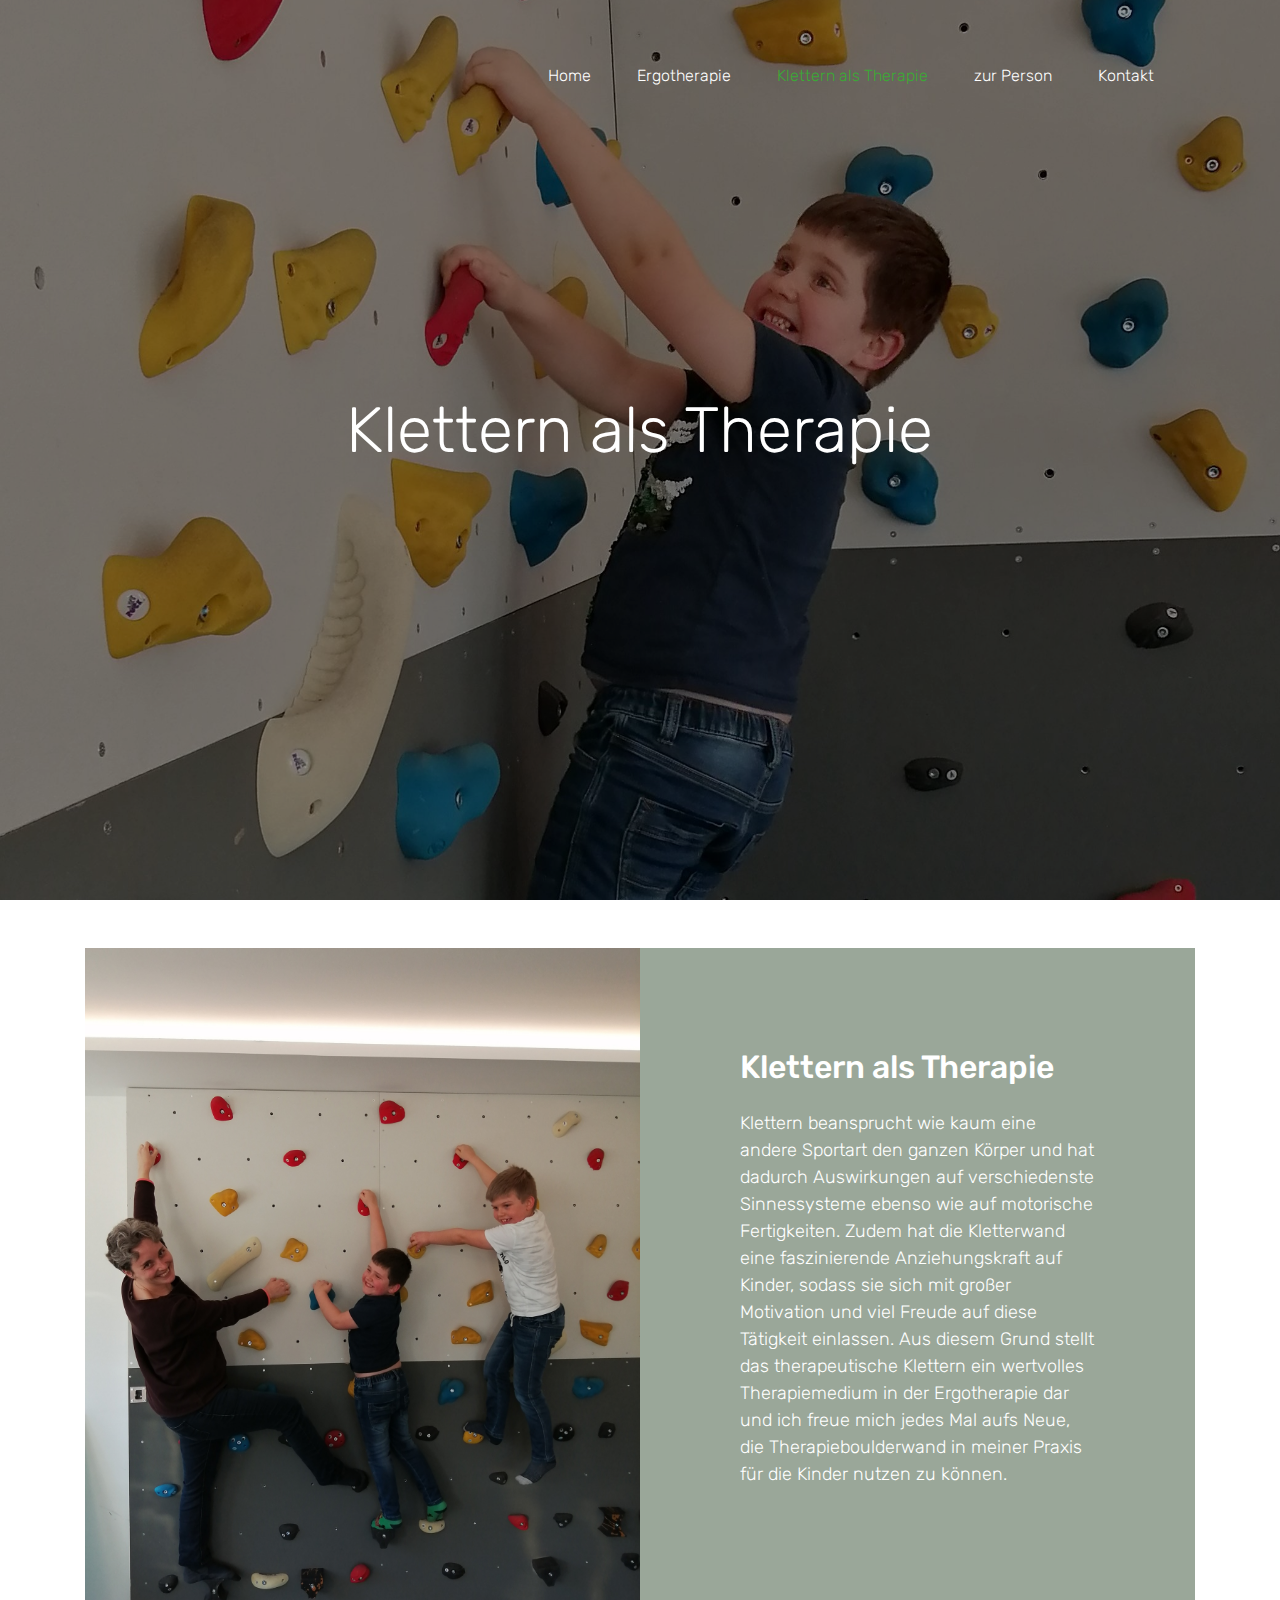
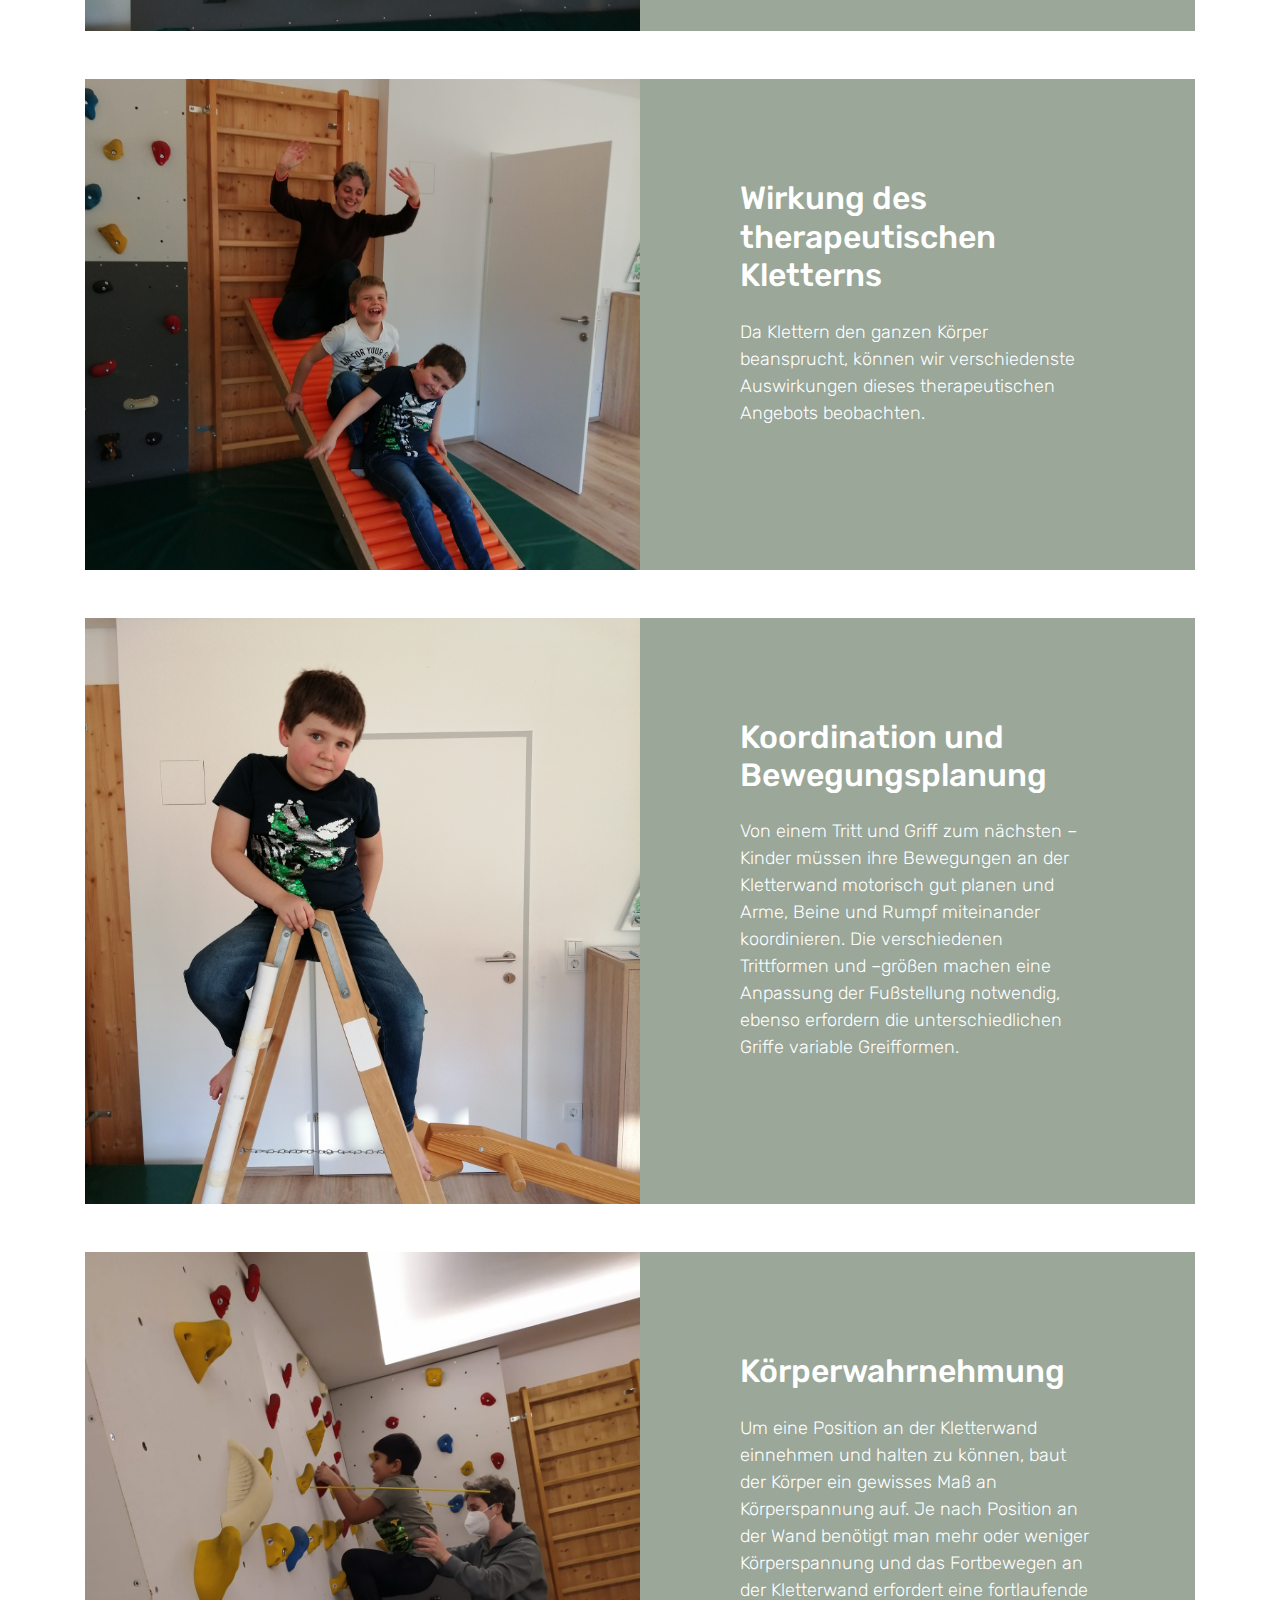
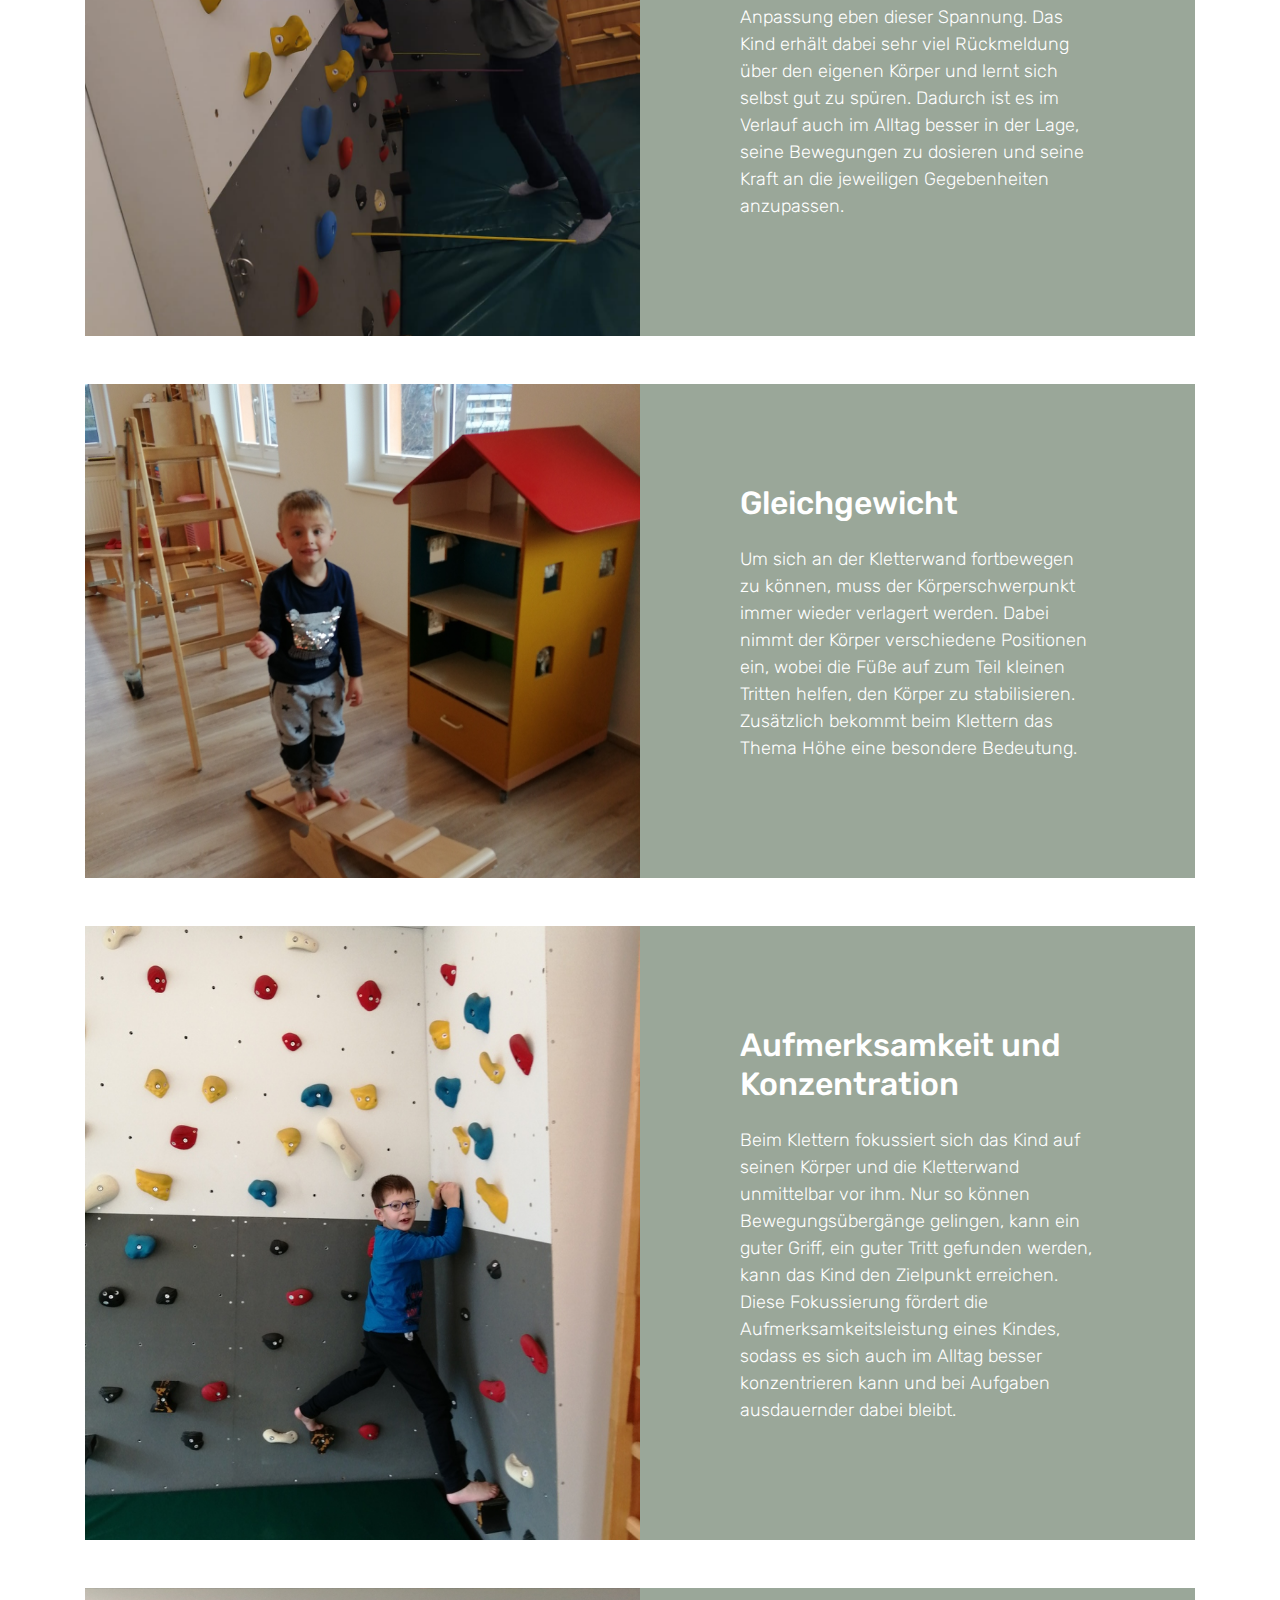
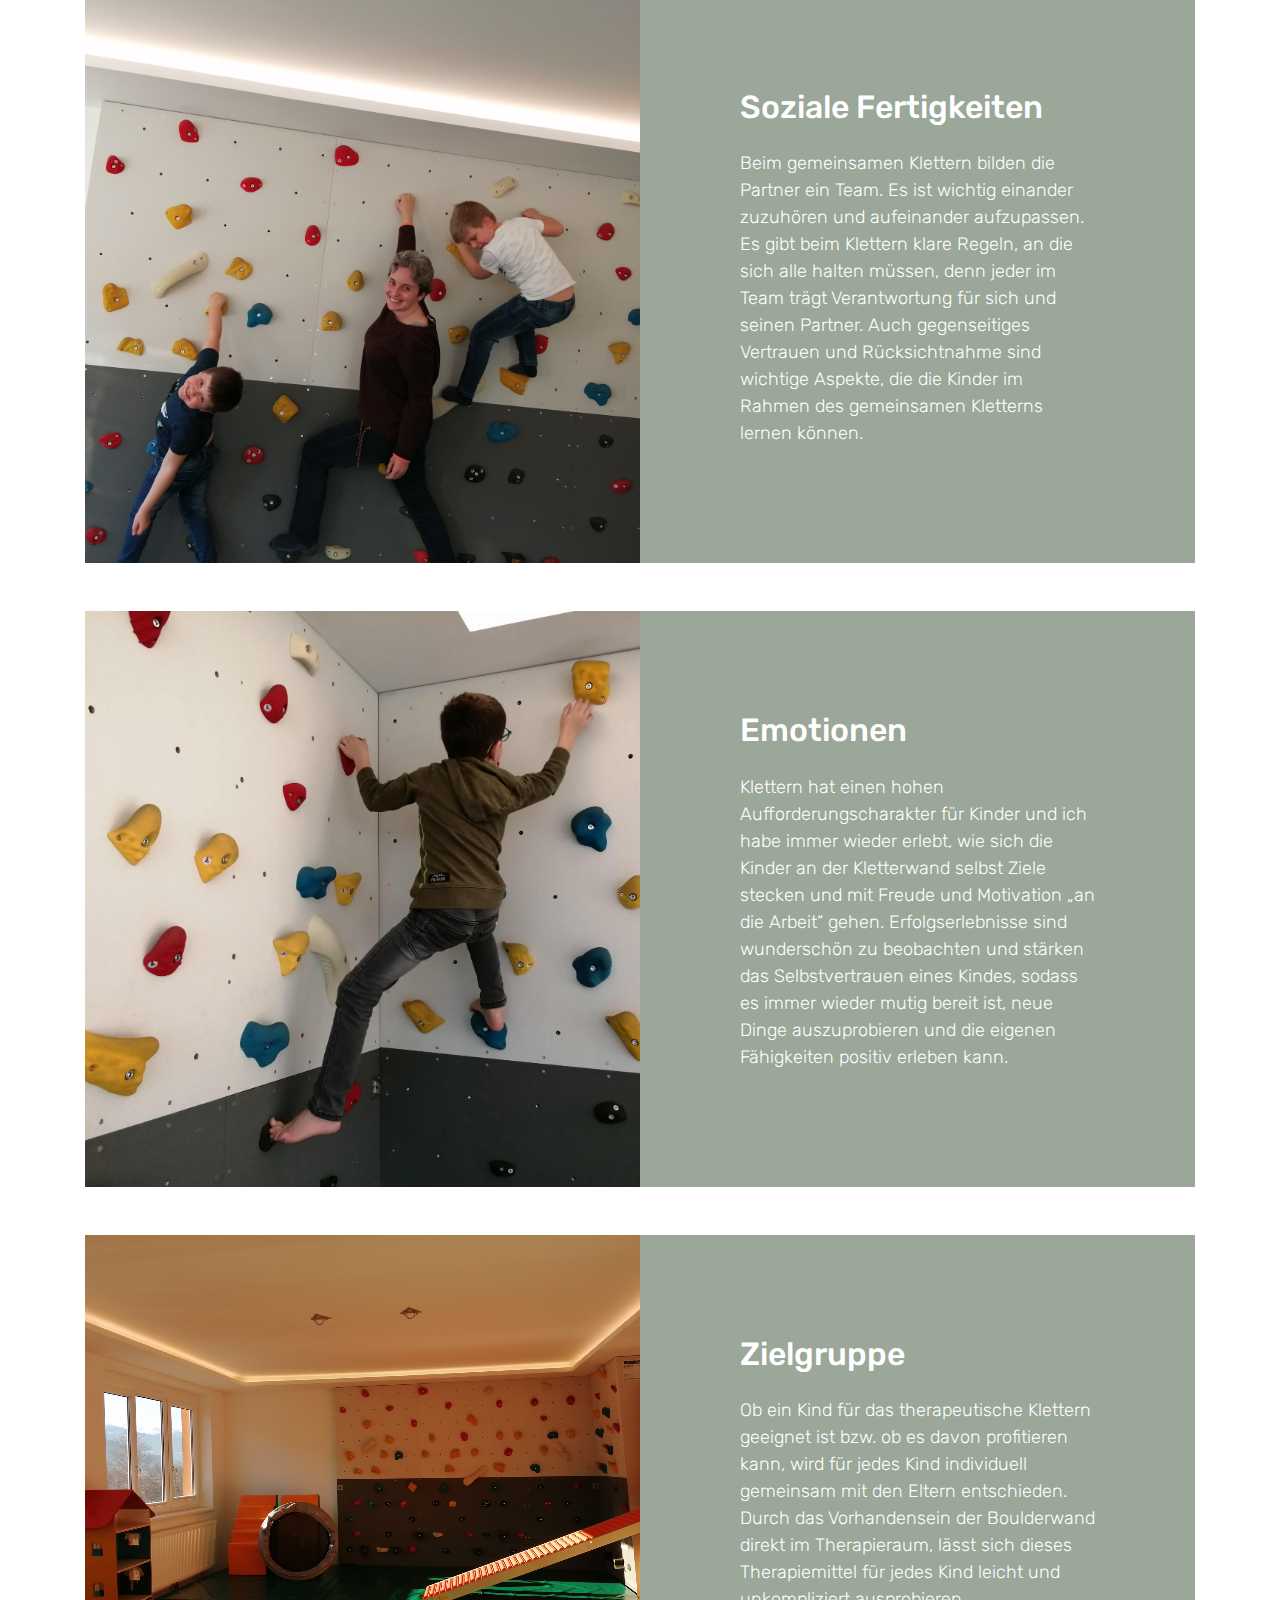
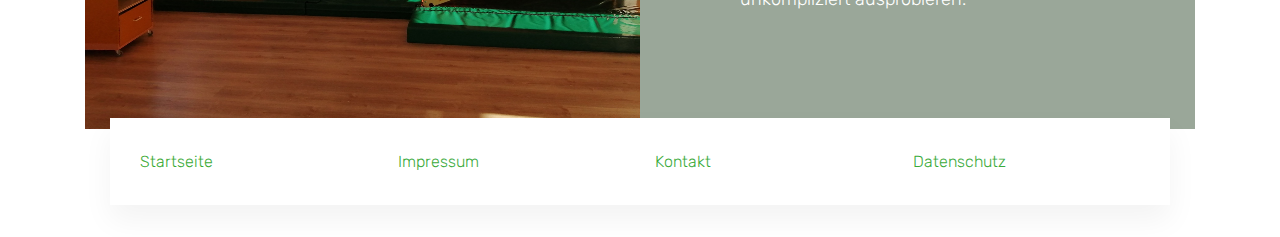
<file: Klettern.html>
<!DOCTYPE html>
<html lang="de">

<head>
    <title>Klettern als Therapie &mdash; Ergotherapie Burtscher</title>
    <meta charset="utf-8">
    <meta name="viewport" content="width=device-width, initial-scale=1, shrink-to-fit=no">


    <link href="https://fonts.googleapis.com/css?family=Rubik:400,700" rel="stylesheet">

    <link rel="stylesheet" href="fonts/icomoon/style.css">

    <link rel="stylesheet" href="css/bootstrap.min.css">
    <link rel="stylesheet" href="css/magnific-popup.css">
    <link rel="stylesheet" href="css/jquery-ui.css">
    <link rel="stylesheet" href="css/owl.carousel.min.css">
    <link rel="stylesheet" href="css/owl.theme.default.min.css">

    <link rel="stylesheet" href="css/bootstrap-datepicker.css">

    <link rel="stylesheet" href="fonts/flaticon/font/flaticon.css">

    <link rel="stylesheet" href="css/aos.css">
    <link rel="stylesheet" href="css/rangeslider.css">

    <link rel="stylesheet" href="css/style.css">

</head>

<body>

    <div class="site-wrap">

        <div class="site-mobile-menu">
            <div class="site-mobile-menu-header">
                <div class="site-mobile-menu-close mt-3">
                    <span class="icon-close2 js-menu-toggle"></span>
                </div>
            </div>
            <div class="site-mobile-menu-body"></div>
        </div>

        <header class="site-navbar" role="banner">

            <div class="container">
                <div class="row align-items-center">

                    <div class="col-11 col-xl-4">
                       <!-- <img class="logo" src="images/logo.png"> -->
                      <h1 class="mb-0 site-logo"><a href="index.html" class="text-white mb-0"><span class="text-primary"></span> </a></h1> 
                    </div>
                    <div class="col-12 col-md-8 d-none d-xl-block">
                        <nav class="site-navigation position-relative text-right" role="navigation">

                          <ul class="site-menu js-clone-nav mr-auto d-none d-lg-block">
                            <li><a href="index.html"><span>Home</span></a></li>
                            <li><a href="ergotherapie.html"><span>Ergotherapie</span></a></li>
                            <li class="active"><a href="Klettern.html"><span>Klettern als Therapie</span></a></li>
                            <li><a href="about.html"><span>zur Person</span></a></li>
                            <li><a href="contact.php"><span>Kontakt</span></a></li>
                            </ul> 
                    </li>
                  </ul>
                </li>
                
              </ul> 
                        </nav>
                    </div>


                    <div class="d-inline-block d-xl-none ml-md-0 mr-auto py-3" style="position: relative; top: 3px;"><a href="#" class="site-menu-toggle js-menu-toggle text-white"><span class="icon-menu h3"></span></a></div>

                </div>

            </div>
    </div>

    </header>





    <div class="site-blocks-cover overlay" style="background-image: url(images/Kletterbackground02.jpg);" data-aos="fade" data-stellar-background-ratio="0.5">
        <div class="container">
            <div class="row align-items-center justify-content-center text-center">

                <div class="col-md-10">

                    <div class="row justify-content-center mb-4">
                        <div class="col-md-10 text-center">
                            <h1 data-aos="fade-up" class="mb-5">Klettern</span> als Therapie</h1>

                            <!-- <p data-aos="fade-up" data-aos-delay="100"><a href="#" class="btn btn-primary btn-pill">Get Started</a></p>
              </div>
            </div> -->

                        </div>
                    </div>
                </div>
            </div>





            <!-- <div class="site-section block-services-1">
      <div class="container">
        <div class="row mb-5">
          <div class="col-md-12 text-center">
            <h2 class="site-section-heading text-center font-secondary text-black">Our Services</h2>
          </div>
        </div>
        <div class="row">
          <div class="mb-4 mb-lg-4 col-sm-6 col-md-6 col-lg-3">
            <div class="block-service-1-card">
              <a href="#" class="thumbnail-link d-block mb-4"><img src="images/img_4.jpg" alt="Image" class="img-fluid"></a>
              <h3 class="block-service-1-heading mb-3"><a href="#">Physical Therapy</a></h3>
              <div class="block-service-1-excerpt"><p>Lorem ipsum dolor sit amet, consectetur adipisicing elit. Enim odit molestias inventore, id sed, in harum tenetur earum.</p></div>
              <p><a href="#" class="d-inline-flex align-items-center block-service-1-more"><span>Find out more</span> <span class="icon-keyboard_arrow_right icon"></span></a></p>
            </div>
          </div>
          <div class="mb-4 mb-lg-4 col-sm-6 col-md-6 col-lg-3">
            <div class="block-service-1-card">
              <a href="#" class="thumbnail-link d-block mb-4"><img src="images/img_1.jpg" alt="Image" class="img-fluid"></a>
              <h3 class="block-service-1-heading mb-3"><a href="#">Physical Therapy</a></h3>
              <div class="block-service-1-excerpt"><p>Lorem ipsum dolor sit amet, consectetur adipisicing elit. Enim odit molestias inventore, id sed, in harum tenetur earum.</p></div>
              <p><a href="#" class="d-inline-flex align-items-center block-service-1-more"><span>Find out more</span> <span class="icon-keyboard_arrow_right icon"></span></a></p>
            </div>
          </div>
          <div class="mb-4 mb-lg-4 col-sm-6 col-md-6 col-lg-3">
            <div class="block-service-1-card">
              <a href="#" class="thumbnail-link d-block mb-4"><img src="images/img_2.jpg" alt="Image" class="img-fluid"></a>
              <h3 class="block-service-1-heading mb-3"><a href="#">Chiropractic Therapy</a></h3>
              <div class="block-service-1-excerpt"><p>Lorem ipsum dolor sit amet, consectetur adipisicing elit. Enim odit molestias inventore, id sed, in harum tenetur earum.</p></div>
              <p><a href="#" class="d-inline-flex align-items-center block-service-1-more"><span>Find out more</span> <span class="icon-keyboard_arrow_right icon"></span></a></p>
            </div>
          </div>
          <div class="mb-4 mb-lg-4 col-sm-6 col-md-6 col-lg-3">
            <div class="block-service-1-card">
              <a href="#" class="thumbnail-link d-block mb-4"><img src="images/img_3.jpg" alt="Image" class="img-fluid"></a>
              <h3 class="block-service-1-heading mb-3"><a href="#">Massage Therapy</a></h3>
              <div class="block-service-1-excerpt"><p>Lorem ipsum dolor sit amet, consectetur adipisicing elit. Enim odit molestias inventore, id sed, in harum tenetur earum.</p></div>
              <p><a href="#" class="d-inline-flex align-items-center block-service-1-more"><span>Find out more</span> <span class="icon-keyboard_arrow_right icon"></span></a></p>
            </div>
          </div>

          <div class="mb-4 mb-lg-4 col-sm-6 col-md-6 col-lg-3">
            <div class="block-service-1-card">
              <a href="#" class="thumbnail-link d-block mb-4"><img src="images/img_4.jpg" alt="Image" class="img-fluid"></a>
              <h3 class="block-service-1-heading mb-3"><a href="#">Physical Therapy</a></h3>
              <div class="block-service-1-excerpt"><p>Lorem ipsum dolor sit amet, consectetur adipisicing elit. Enim odit molestias inventore, id sed, in harum tenetur earum.</p></div>
              <p><a href="#" class="d-inline-flex align-items-center block-service-1-more"><span>Find out more</span> <span class="icon-keyboard_arrow_right icon"></span></a></p>
            </div>
          </div>
          <div class="mb-4 mb-lg-4 col-sm-6 col-md-6 col-lg-3">
            <div class="block-service-1-card">
              <a href="#" class="thumbnail-link d-block mb-4"><img src="images/img_1.jpg" alt="Image" class="img-fluid"></a>
              <h3 class="block-service-1-heading mb-3"><a href="#">Physical Therapy</a></h3>
              <div class="block-service-1-excerpt"><p>Lorem ipsum dolor sit amet, consectetur adipisicing elit. Enim odit molestias inventore, id sed, in harum tenetur earum.</p></div>
              <p><a href="#" class="d-inline-flex align-items-center block-service-1-more"><span>Find out more</span> <span class="icon-keyboard_arrow_right icon"></span></a></p>
            </div>
          </div>
          <div class="mb-4 mb-lg-4 col-sm-6 col-md-6 col-lg-3">
            <div class="block-service-1-card">
              <a href="#" class="thumbnail-link d-block mb-4"><img src="images/img_2.jpg" alt="Image" class="img-fluid"></a>
              <h3 class="block-service-1-heading mb-3"><a href="#">Chiropractic Therapy</a></h3>
              <div class="block-service-1-excerpt"><p>Lorem ipsum dolor sit amet, consectetur adipisicing elit. Enim odit molestias inventore, id sed, in harum tenetur earum.</p></div>
              <p><a href="#" class="d-inline-flex align-items-center block-service-1-more"><span>Find out more</span> <span class="icon-keyboard_arrow_right icon"></span></a></p>
            </div>
          </div>
          <div class="mb-4 mb-lg-4 col-sm-6 col-md-6 col-lg-3">
            <div class="block-service-1-card">
              <a href="#" class="thumbnail-link d-block mb-4"><img src="images/img_3.jpg" alt="Image" class="img-fluid"></a>
              <h3 class="block-service-1-heading mb-3"><a href="#">Massage Therapy</a></h3>
              <div class="block-service-1-excerpt"><p>Lorem ipsum dolor sit amet, consectetur adipisicing elit. Enim odit molestias inventore, id sed, in harum tenetur earum.</p></div>
              <p><a href="#" class="d-inline-flex align-items-center block-service-1-more"><span>Find out more</span> <span class="icon-keyboard_arrow_right icon"></span></a></p>
            </div>
          </div>
        </div>
      </div>
    </div> -->

            <div class="block-half-content-1 d-block d-lg-flex mt-5">
                <div class="block-half-content-img" style="background-image: url('images/resized/Kletternfoto01.jpg')">

                </div>
                <div class="block-half-content-text bg-primary">
                    <div class="block-half-content-text-inner">
                        <h2 class="block-half-content-heading mb-4">Klettern als Therapie</h2>
                        <div class="block-half-content-excerpt">

                            <p class="lead">Klettern beansprucht wie kaum eine andere Sportart den ganzen Körper und hat dadurch Auswirkungen auf verschiedenste Sinnessysteme ebenso wie auf motorische Fertigkeiten. Zudem hat die Kletterwand eine faszinierende Anziehungskraft
                                auf Kinder, sodass sie sich mit großer Motivation und viel Freude auf diese Tätigkeit einlassen. Aus diesem Grund stellt das therapeutische Klettern ein wertvolles Therapiemedium in der Ergotherapie dar und ich freue mich
                                jedes Mal aufs Neue, die Therapieboulderwand in meiner Praxis für die Kinder nutzen zu können. <br> <br>

                            </p>
                        </div>
                    </div>

                    <!-- <div class="block-counter-1 section-counter">
          <div class="row">
            <div class="col-sm-4">
              <div class="counter">
                <div class="number-wrap">
                  <span class="block-counter-1-number" data-number="3">0</span><span class="append">K</span>
                </div>
                <span class="block-counter-1-caption">Happy Customers</span>
              </div>
            </div>
            <div class="col-sm-4">
              <div class="counter">
                <div class="number-wrap">
                  <span class="block-counter-1-number" data-number="7">0</span><span class="append
"></span>
                </div>
                <span class="block-counter-1-caption">Years of Experience</span>
              </div>
            </div>
            <div class="col-sm-4">
              <div class="counter">
                <div class="number-wrap">
                  <span class="block-counter-1-number" data-number="100">0</span><span class="append">%</span>
                </div>
                <span class="block-counter-1-caption">Customer Satisfaction</span>
              </div>
            </div>
          </div>
        </div> -->
                </div>
            </div>

            <div class="block-half-content-1 d-block d-lg-flex mt-5">
                <div class="block-half-content-img" style="background-image: url('images/resized/KletternChristine.jpg')">

                </div>
                <div class="block-half-content-text bg-primary">
                    <div class="block-half-content-text-inner">
                        <h2 class="block-half-content-heading mb-4">Wirkung des therapeutischen Kletterns</h2>
                        <div class="block-half-content-excerpt">

                            <p class="lead">Da Klettern den ganzen Körper beansprucht, können wir verschiedenste Auswirkungen dieses therapeutischen Angebots beobachten. <br> <br>

                            </p>

                            <!-- <ul class="listtype">
                                <li>Entwicklungsverzögerungen</li>
                                <li>Erkrankungen</li>
                                <li>Verletzungen</li> -->

                        </div>
                    </div>

                    <!-- <div class="block-counter-1 section-counter">
          <div class="row">
            <div class="col-sm-4">
              <div class="counter">
                <div class="number-wrap">
                  <span class="block-counter-1-number" data-number="3">0</span><span class="append">K</span>
                </div>
                <span class="block-counter-1-caption">Happy Customers</span>
              </div>
            </div>
            <div class="col-sm-4">
              <div class="counter">
                <div class="number-wrap">
                  <span class="block-counter-1-number" data-number="7">0</span><span class="append
"></span>
                </div>
                <span class="block-counter-1-caption">Years of Experience</span>
              </div>
            </div>
            <div class="col-sm-4">
              <div class="counter">
                <div class="number-wrap">
                  <span class="block-counter-1-number" data-number="100">0</span><span class="append">%</span>
                </div>
                <span class="block-counter-1-caption">Customer Satisfaction</span>
              </div>
            </div>
          </div>
        </div> -->
                </div>
            </div>

            <div class="block-half-content-1 d-block d-lg-flex mt-5">
                <div class="block-half-content-img" style="background-image: url('images/resized/KletterStafflei02.jpg')">

                </div>
                <div class="block-half-content-text bg-primary">
                    <div class="block-half-content-text-inner">
                        <h2 class="block-half-content-heading mb-4">Koordination und Bewegungsplanung</h2>
                        <div class="block-half-content-excerpt">

                            <p class="lead">Von einem Tritt und Griff zum nächsten – Kinder müssen ihre Bewegungen an der Kletterwand motorisch gut planen und Arme, Beine und Rumpf miteinander koordinieren. Die verschiedenen Trittformen und –größen machen eine Anpassung
                                der Fußstellung notwendig, ebenso erfordern die unterschiedlichen Griffe variable Greifformen. <br> <br>

                            </p>

                            <!-- <ul class="listtype">
                                <li>Grobmotorik und Koordination

                                    <li>Feinmotorik
                                    </li>
                                    <li>Graphomotorik (Umgang mit dem Stift, Schreiben,…)</li>
                                    <li>Zeichenentwicklung (Bilder ausmalen, Männchen zeichnen, Abzeichnen von Vorlagen…)</li>
                                    <li>Wahrnehmungsverarbeitung </li>
                                    <li>Aufmerksamkeit und Konzentration</li>
                                    <li>Handlungsplanung, Selbstorganisation, Problemlösefertigkeiten</li>
                                    <li>Selbstständigkeit</li> -->



                        </div>
                    </div>

                    <!-- <div class="block-counter-1 section-counter">
          <div class="row">
            <div class="col-sm-4">
              <div class="counter">
                <div class="number-wrap">
                  <span class="block-counter-1-number" data-number="3">0</span><span class="append">K</span>
                </div>
                <span class="block-counter-1-caption">Happy Customers</span>
              </div>
            </div>
            <div class="col-sm-4">
              <div class="counter">
                <div class="number-wrap">
                  <span class="block-counter-1-number" data-number="7">0</span><span class="append
"></span>
                </div>
                <span class="block-counter-1-caption">Years of Experience</span>
              </div>
            </div>
            <div class="col-sm-4">
              <div class="counter">
                <div class="number-wrap">
                  <span class="block-counter-1-number" data-number="100">0</span><span class="append">%</span>
                </div>
                <span class="block-counter-1-caption">Customer Satisfaction</span>
              </div>
            </div>
          </div>
        </div> -->
                </div>
            </div>

            <div class="block-half-content-1 d-block d-lg-flex mt-5">
                <div class="block-half-content-img" style="background-image: url('images/resized/KletterChristine02.jpg')">

                </div>
                <div class="block-half-content-text bg-primary">
                    <div class="block-half-content-text-inner">
                        <h2 class="block-half-content-heading mb-4">Körperwahrnehmung</h2>
                        <div class="block-half-content-excerpt">

                            <p class="lead">Um eine Position an der Kletterwand einnehmen und halten zu können, baut der Körper ein gewisses Maß an Körperspannung auf. Je nach Position an der Wand benötigt man mehr oder weniger Körperspannung und das Fortbewegen an der
                                Kletterwand erfordert eine fortlaufende Anpassung eben dieser Spannung. Das Kind erhält dabei sehr viel Rückmeldung über den eigenen Körper und lernt sich selbst gut zu spüren. Dadurch ist es im Verlauf auch im Alltag besser
                                in der Lage, seine Bewegungen zu dosieren und seine Kraft an die jeweiligen Gegebenheiten anzupassen.

                            </p>

                            <!-- <ul class="listtype">
                                <li>Was gelingt dem Kind gut? Was macht es gerne? </li>

                                <li>Wo tut sich das Kind schwer und worin liegt die Ursache dieser Schwierigkeiten? </li>
                                <li>Was möchte das Kind gerne können?</li>
                                <li>Welche Veränderungen wünschen sich das Kind und seine Eltern?</li> -->




                        </div>
                    </div>

                    <!-- <div class="block-counter-1 section-counter">
         <div class="row">
           <div class="col-sm-4">
             <div class="counter">
               <div class="number-wrap">
                 <span class="block-counter-1-number" data-number="3">0</span><span class="append">K</span>
               </div>
               <span class="block-counter-1-caption">Happy Customers</span>
             </div>
           </div>
           <div class="col-sm-4">
             <div class="counter">
               <div class="number-wrap">
                 <span class="block-counter-1-number" data-number="7">0</span><span class="append
"></span>
               </div>
               <span class="block-counter-1-caption">Years of Experience</span>
             </div>
           </div>
           <div class="col-sm-4">
             <div class="counter">
               <div class="number-wrap">
                 <span class="block-counter-1-number" data-number="100">0</span><span class="append">%</span>
               </div>
               <span class="block-counter-1-caption">Customer Satisfaction</span>
             </div>
           </div>
         </div>
       </div> -->
                </div>
            </div>

            <div class="block-half-content-1 d-block d-lg-flex mt-5">
                <div class="block-half-content-img" style="background-image: url('images/resized/KletternGleichgewicht.jpg')">

                </div>
                <div class="block-half-content-text bg-primary">
                    <div class="block-half-content-text-inner">
                        <h2 class="block-half-content-heading mb-4">Gleichgewicht</h2>
                        <div class="block-half-content-excerpt">

                            <p class="lead">

                                Um sich an der Kletterwand fortbewegen zu können, muss der Körperschwerpunkt immer wieder verlagert werden. Dabei nimmt der Körper verschiedene Positionen ein, wobei die Füße auf zum Teil kleinen Tritten helfen, den Körper zu stabilisieren. Zusätzlich
                                bekommt beim Klettern das Thema Höhe eine besondere Bedeutung.

                            </p>

                            <!-- <ul class="listtype">
                                <li>Bewegungselemente (Sprossenwand, Bälle, Leitern,…) </li>

                                <li>Gleichgewichtsparcours (Langbank, Balancierhölzer, Wackelbrett,…) </li>
                                <li>Wahrnehmungsbezogene Angebote (Sandsäcke, Igelbälle, Körperbilder,…)/li>
                                    <li>Handwerk (Papier und Schere, Filz, Stoff, Holz,…)</li>
                                    <li>Spiele (Brettspiele, Kartenspiele,…)</li>
                                    <li>Alltagshandlungen (An- und Ausziehen, Kochen,…)</li> -->




                        </div>
                    </div>



                    <!-- <div class="block-counter-1 section-counter">
         <div class="row">
           <div class="col-sm-4">
             <div class="counter">
               <div class="number-wrap">
                 <span class="block-counter-1-number" data-number="3">0</span><span class="append">K</span>
               </div>
               <span class="block-counter-1-caption">Happy Customers</span>
             </div>
           </div>
           <div class="col-sm-4">
             <div class="counter">
               <div class="number-wrap">
                 <span class="block-counter-1-number" data-number="7">0</span><span class="append
"></span>
               </div>
               <span class="block-counter-1-caption">Years of Experience</span>
             </div>
           </div>
           <div class="col-sm-4">
             <div class="counter">
               <div class="number-wrap">
                 <span class="block-counter-1-number" data-number="100">0</span><span class="append">%</span>
               </div>
               <span class="block-counter-1-caption">Customer Satisfaction</span>
             </div>
           </div>
         </div>
       </div> -->
                </div>
            </div>

            <div class="block-half-content-1 d-block d-lg-flex mt-5">
                <div class="block-half-content-img" style="background-image: url('images/resized/KletternEcke01.jpg')">

                </div>
                <div class="block-half-content-text bg-primary">
                    <div class="block-half-content-text-inner">
                        <h2 class="block-half-content-heading mb-4">Aufmerksamkeit und Konzentration</h2>
                        <div class="block-half-content-excerpt">

                            <p class="lead">

                                Beim Klettern fokussiert sich das Kind auf seinen Körper und die Kletterwand unmittelbar vor ihm. Nur so können Bewegungsübergänge gelingen, kann ein guter Griff, ein guter Tritt gefunden werden, kann das Kind den Zielpunkt erreichen. Diese Fokussierung
                                fördert die Aufmerksamkeitsleistung eines Kindes, sodass es sich auch im Alltag besser konzentrieren kann und bei Aufgaben ausdauernder dabei bleibt.


                                <br>

                            </p>


                        </div>
                    </div>


                    <!-- <div class="block-counter-1 section-counter">
         <div class="row">
           <div class="col-sm-4">
             <div class="counter">
               <div class="number-wrap">
                 <span class="block-counter-1-number" data-number="3">0</span><span class="append">K</span>
               </div>
               <span class="block-counter-1-caption">Happy Customers</span>
             </div>
           </div>
           <div class="col-sm-4">
             <div class="counter">
               <div class="number-wrap">
                 <span class="block-counter-1-number" data-number="7">0</span><span class="append
"></span>
               </div>
               <span class="block-counter-1-caption">Years of Experience</span>
             </div>
           </div>
           <div class="col-sm-4">
             <div class="counter">
               <div class="number-wrap">
                 <span class="block-counter-1-number" data-number="100">0</span><span class="append">%</span>
               </div>
               <span class="block-counter-1-caption">Customer Satisfaction</span>
             </div>
           </div>
         </div>
       </div> -->
                </div>
            </div>

            <div class="block-half-content-1 d-block d-lg-flex mt-5">
                <div class="block-half-content-img" style="background-image: url('images/resized/KletternGemeinsam.jpg')">

                </div>
                <div class="block-half-content-text bg-primary">
                    <div class="block-half-content-text-inner">
                        <h2 class="block-half-content-heading mb-4">Soziale Fertigkeiten</h2>
                        <div class="block-half-content-excerpt">

                            <p class="lead">

                                Beim gemeinsamen Klettern bilden die Partner ein Team. Es ist wichtig einander zuzuhören und aufeinander aufzupassen. Es gibt beim Klettern klare Regeln, an die sich alle halten müssen, denn jeder im Team trägt Verantwortung für sich und seinen Partner.
                                Auch gegenseitiges Vertrauen und Rücksichtnahme sind wichtige Aspekte, die die Kinder im Rahmen des gemeinsamen Kletterns lernen können.


                                <br>

                            </p>


                        </div>
                    </div>

                    <!-- <div class="block-counter-1 section-counter">
         <div class="row">
           <div class="col-sm-4">
             <div class="counter">
               <div class="number-wrap">
                 <span class="block-counter-1-number" data-number="3">0</span><span class="append">K</span>
               </div>
               <span class="block-counter-1-caption">Happy Customers</span>
             </div>
           </div>
           <div class="col-sm-4">
             <div class="counter">
               <div class="number-wrap">
                 <span class="block-counter-1-number" data-number="7">0</span><span class="append
"></span>
               </div>
               <span class="block-counter-1-caption">Years of Experience</span>
             </div>
           </div>
           <div class="col-sm-4">
             <div class="counter">
               <div class="number-wrap">
                 <span class="block-counter-1-number" data-number="100">0</span><span class="append">%</span>
               </div>
               <span class="block-counter-1-caption">Customer Satisfaction</span>
             </div>
           </div>
         </div>
       </div> -->
                </div>
            </div>

            <div class="block-half-content-1 d-block d-lg-flex mt-5">
                <div class="block-half-content-img" style="background-image: url('images/kletternEmotionen_resized.jpg')">

                </div>
                <div class="block-half-content-text bg-primary">
                    <div class="block-half-content-text-inner">
                        <h2 class="block-half-content-heading mb-4">Emotionen</h2>
                        <div class="block-half-content-excerpt">

                            <p class="lead">

                                Klettern hat einen hohen Aufforderungscharakter für Kinder und ich habe immer wieder erlebt, wie sich die Kinder an der Kletterwand selbst Ziele stecken und mit Freude und Motivation „an die Arbeit“ gehen. Erfolgserlebnisse sind wunderschön zu beobachten
                                und stärken das Selbstvertrauen eines Kindes, sodass es immer wieder mutig bereit ist, neue Dinge auszuprobieren und die eigenen Fähigkeiten positiv erleben kann.


                                <br>

                            </p>


                        </div>
                    </div>

                    <!-- <div class="block-counter-1 section-counter">
         <div class="row">
           <div class="col-sm-4">
             <div class="counter">
               <div class="number-wrap">
                 <span class="block-counter-1-number" data-number="3">0</span><span class="append">K</span>
               </div>
               <span class="block-counter-1-caption">Happy Customers</span>
             </div>
           </div>
           <div class="col-sm-4">
             <div class="counter">
               <div class="number-wrap">
                 <span class="block-counter-1-number" data-number="7">0</span><span class="append
"></span>
               </div>
               <span class="block-counter-1-caption">Years of Experience</span>
             </div>
           </div>
           <div class="col-sm-4">
             <div class="counter">
               <div class="number-wrap">
                 <span class="block-counter-1-number" data-number="100">0</span><span class="append">%</span>
               </div>
               <span class="block-counter-1-caption">Customer Satisfaction</span>
             </div>
           </div>
         </div>
       </div> -->
                </div>
            </div>

            <div class="block-half-content-1 d-block d-lg-flex mt-5">
                <div class="block-half-content-img" style="background-image: url('images/resized/KletterwandRaum.jpg')">

                </div>
                <div class="block-half-content-text bg-primary">
                    <div class="block-half-content-text-inner">
                        <h2 class="block-half-content-heading mb-4">Zielgruppe</h2>
                        <div class="block-half-content-excerpt">

                            <p class="lead">

                                Ob ein Kind für das therapeutische Klettern geeignet ist bzw. ob es davon profitieren kann, wird für jedes Kind individuell gemeinsam mit den Eltern entschieden. Durch das Vorhandensein der Boulderwand direkt im Therapieraum, lässt sich dieses Therapiemittel
                                für jedes Kind leicht und unkompliziert ausprobieren.


                                <br>

                            </p>


                        </div>
                    </div>

                    <!-- <div class="block-counter-1 section-counter">
         <div class="row">
           <div class="col-sm-4">
             <div class="counter">
               <div class="number-wrap">
                 <span class="block-counter-1-number" data-number="3">0</span><span class="append">K</span>
               </div>
               <span class="block-counter-1-caption">Happy Customers</span>
             </div>
           </div>
           <div class="col-sm-4">
             <div class="counter">
               <div class="number-wrap">
                 <span class="block-counter-1-number" data-number="7">0</span><span class="append
"></span>
               </div>
               <span class="block-counter-1-caption">Years of Experience</span>
             </div>
           </div>
           <div class="col-sm-4">
             <div class="counter">
               <div class="number-wrap">
                 <span class="block-counter-1-number" data-number="100">0</span><span class="append">%</span>
               </div>
               <span class="block-counter-1-caption">Customer Satisfaction</span>
             </div>
           </div>
         </div>
       </div> 
                </div>
            </div>

            <div class="block-half-content-1 d-block d-lg-flex mt-5">
                <div class="block-half-content-img" style="background-image: url('images/resized/weiterbildung02.jpg')">

                </div>
                <div class="block-half-content-text bg-primary">
                    <div class="block-half-content-text-inner">
                        <h2 class="block-half-content-heading mb-4">Weiterbildung</h2>
                        <div class="block-half-content-excerpt">

                            <p class="lead">

                                Je nach Weiterbildungen von uns TherapeutInnen fließen spezifische Methoden und Ansätze in die Behandlung ein. <br> <br>Meine Zusatzausbildung zum Thema „Klettern als Therapie“ ermöglicht es mir, auch die Kletterwand als
                                Therapiemedium zu nutzen. <br> <br>Durch die enge Zusammenarbeit mit den Eltern und weiteren Bezugspersonen aus dem Umfeld (Kindergarten, Schule) kann das Kind seine neuen Fertigkeiten zu Hause und im Kindergarten/in der
                                Schule ausprobieren und erweitern. Auf diese Weise können wir das Kind gemeinsam auf seinem Weg zum selbstständigen Handeln unterstützen.


                                <br>

                            </p>


                        </div>
                    </div> -->




                    <!-- <div class="block-counter-1 section-counter">
       <div class="row">
         <div class="col-sm-4">
           <div class="counter">
             <div class="number-wrap">
               <span class="block-counter-1-number" data-number="3">0</span><span class="append">K</span>
             </div>
             <span class="block-counter-1-caption">Happy Customers</span>
           </div>
         </div>
         <div class="col-sm-4">
           <div class="counter">
             <div class="number-wrap">
               <span class="block-counter-1-number" data-number="7">0</span><span class="append
"></span>
             </div>
             <span class="block-counter-1-caption">Years of Experience</span>
           </div>
         </div>
         <div class="col-sm-4">
           <div class="counter">
             <div class="number-wrap">
               <span class="block-counter-1-number" data-number="100">0</span><span class="append">%</span>
             </div>
             <span class="block-counter-1-caption">Customer Satisfaction</span>
           </div>
         </div>
       </div>
     </div> -->
                </div>
            </div>

            <!-- <div class="site-section">
      <div class="container">
        <div class="row mb-5">
          <div class="col-md-12 text-center">
            <h2 class="site-section-heading text-center font-secondary">Happy Customers</h2>
          </div>
        </div>
        <div class="row">

          <div class="col-12">

            <div class="owl-carousel-2 owl-carousel">

              <div class="d-block block-testimony mx-auto text-center">
                <div class="person w-25 mx-auto mb-4">
                  <img src="images/person_1.jpg" alt="Image" class="img-fluid rounded-circle w-50 mx-auto">
                </div>
                <div>
                  <h2 class="h5 mb-4">Katie Johnson</h2>
                  <blockquote>&ldquo;Lorem ipsum dolor sit amet, consectetur adipisicing elit. Alias accusantium qui optio, possimus necessitatibus voluptate aliquam velit nostrum tempora ipsam!&rdquo;</blockquote>
                </div>
              </div>

              <div class="d-block block-testimony mx-auto text-center">
                <div class="person w-25 mx-auto mb-4">
                  <img src="images/person_2.jpg" alt="Image" class="img-fluid rounded-circle w-50 mx-auto">
                </div>
                <div>
                  <h2 class="h5 mb-4">Jun Mars</h2>
                  <blockquote>&ldquo;Lorem ipsum dolor sit amet, consectetur adipisicing elit. Alias accusantium qui optio, possimus necessitatibus voluptate aliquam velit nostrum tempora ipsam!&rdquo;</blockquote>
                </div>
              </div>

              <div class="d-block block-testimony mx-auto text-center">
                <div class="person w-25 mx-auto mb-4">
                  <img src="images/person_3.jpg" alt="Image" class="img-fluid rounded-circle w-50 mx-auto">
                </div>
                <div>
                  <h2 class="h5 mb-4">Katie Johnson</h2>
                  <blockquote>&ldquo;Lorem ipsum dolor sit amet, consectetur adipisicing elit. Alias accusantium qui optio, possimus necessitatibus voluptate aliquam velit nostrum tempora ipsam!&rdquo;</blockquote>
                </div>
              </div>

              <div class="d-block block-testimony mx-auto text-center">
                <div class="person w-25 mx-auto mb-4">
                  <img src="images/person_4.jpg" alt="Image" class="img-fluid rounded-circle w-50 mx-auto">
                </div>
                <div>
                  <h2 class="h5 mb-4">Jun Mars</h2>
                  <blockquote>&ldquo;Lorem ipsum dolor sit amet, consectetur adipisicing elit. Alias accusantium qui optio, possimus necessitatibus voluptate aliquam velit nostrum tempora ipsam!&rdquo;</blockquote>
                </div>
              </div>


            </div>
          </div>
          

        </div>
      </div>
    </div> -->

            <!-- <div class="mt-5 block-cta-1 primary-overlay" style="background-image: url('images/highresimg/ergothimage01.jpg')">
                <div class="container">
                    <div class="row align-items-center justify-content-between">
                        <div class="col-lg-7 mb-4 mb-lg-0">

                            <h2 class="mb-3 mt-0 text-white">Upto 30% Discount for The First Commers</h2> 
                            <p class="lead2">Nun kann es aber vorkommen, dass ein Kind Schwierigkeiten hat, die Aufgaben des Alltags zu bewältigen. Die Ursachen für solche Schwierigkeiten sind vielfältig und oft spielen mehrere Faktoren eine Rolle. In Frage kommen dabei:<br>                                <br> </p>


                            <ul class="listtype">
                                <li>Entwicklungsverzögerungen</li>
                                <li>Erkrankungen</li>
                                <li>Verletzungen</li>
                        </div>
                        <div class="col-lg-4">
                            <p class="mb-0"><a href="contact.html" class="btn btn-outline-white text-white btn-md btn-pill px-5 font-weight-bold btn-block">Contact Us</a></p>  
                        </div>
                    </div>
                </div>
            </div> -->
            <br>

            <!-- <footer>
               
              <div class="col-12 col-md-8 d-none d-xl-block">
                <nav class="site-navigation position-relative text-right" role="navigation">

                    
                        <a href="index.html"><span>Home</span></a> &nbsp;&nbsp;&nbsp;&nbsp;
                        <a href="ergotherapie.html"><span>Ergotherapie</span></a> &nbsp;&nbsp;&nbsp;&nbsp;
                        <a href="Klettern.html"><span>Klettern als Therapie</span></a> &nbsp;&nbsp;&nbsp;&nbsp;
                        <a href="about.html"><span>zur Person</span></a> &nbsp;&nbsp;&nbsp;&nbsp;
                        <a href="datenschutzerklaerung.html"target="_blank"><span>Datenschutzerklärung</span></a> &nbsp;&nbsp;
                        <a href="contact.html"><span>Kontakt</span></a> <br>  <br> 
                        
                        
                </nav>
            </div>


            <div class="d-inline-block d-xl-none ml-md-0 mr-auto py-3" style="position: relative; top: 3px;"><a href="#" class="site-menu-toggle js-menu-toggle text-white"><span class="icon-menu h3"></span></a></div>

        </div>

    </div>
</div>
        </footer> --> 

        <footer>

          <div class="block-quick-info-2">
            <div class="container">
                <div class="block-quick-info-2-inner">
                    <div class="row">
                        <div class="col-sm-6 col-md-6 col-lg-3 mb-3 mb-lg-0">
                            <div class="d-flex quick-info-2">
                                <!-- <span class="icon icon-home mr-3"></span> -->
                                <div class="text">
                                    <strong class="d-block heading"></strong>
                                    <a href="index.html"><span class="excerpt">Startseite <br></span> </a>
                                </div>
                            </div>
                        </div>
                        <div class="col-sm-6 col-md-6 col-lg-3 mb-3 mb-lg-0">
                            <div class="d-flex quick-info-2">
                                <!-- <span class="icon icon-phone mr-3"></span> -->
                                <div class="text">
                                    <a href="datenschutzerklaerung.html" d-block heading>Impressum</strong> </a>
                                    <span class="excerpt"></span>
                                </div>
                            </div>
                        </div>
                        <div class="col-sm-6 col-md-6 col-lg-3 mb-3 mb-lg-0">
                          <div class="d-flex quick-info-2">
                              <!-- <span class="icon icon-phone mr-3"></span> -->
                              <div class="text">
                                  <a href="contact.php" d-block heading>Kontakt</strong> </a>
                                  <span class="excerpt"></span>
                              </div>
                          </div>
                      </div>
                        <div class="col-sm-6 col-md-6 col-lg-3 mb-3 mb-lg-0">
                            <div class="d-flex quick-info-2">
                               <!--<span class="icon icon-envelope mr-3"></span> -->
                                <div class="text">
                                  <a href="datenschutzerklaerung.html" d-block heading>Datenschutz</strong> </a>
                                    <span class="excerpt"></span>
                                </div>
                            </div>
                        </div>
                        
                      </div>
                        </div>
                    </div>
                </div>
            </div>
        </div>
          
          </footer>
        
    

    </div>

    <script src="js/jquery-3.3.1.min.js"></script>
    <script src="js/jquery-migrate-3.0.1.min.js"></script>
    <script src="js/jquery-ui.js"></script>
    <script src="js/popper.min.js"></script>
    <script src="js/bootstrap.min.js"></script>
    <script src="js/owl.carousel.min.js"></script>
    <script src="js/jquery.stellar.min.js"></script>
    <script src="js/jquery.countdown.min.js"></script>
    <script src="js/jquery.magnific-popup.min.js"></script>
    <script src="js/jquery.animateNumber.min.js"></script>
    <script src="js/jquery.waypoints.min.js"></script>

    <script src="js/bootstrap-datepicker.min.js"></script>
    <script src="js/aos.js"></script>
    <script src="js/rangeslider.min.js"></script>


    <script src="js/typed.js"></script>
    <script>
        var typed = new Typed('.typed-words', {
            strings: ["als Therapie"],
            typeSpeed: 80,
            backSpeed: 80,
            backDelay: 4000,
            startDelay: 1000,
            loop: false,
            showCursor: true
        });
    </script>

    <script src="js/main.js"></script>

</body>

</html>
</file>
<file: old/css/style.css>
/* Copyright 1999-2017. Parallels IP Holdings GmbH. All Rights Reserved. */
@import url(//fonts.googleapis.com/css?family=Open+Sans:300,400,600&subset=latin,latin-ext,cyrillic,cyrillic-ext,greek,greek-ext,vietnamese);
html {
    font: normal 13px/1.4 "Open Sans", "Helvetica Neue", Helvetica, sans-serif;
    -webkit-text-size-adjust: 100%;
    -ms-text-size-adjust: 100%;
    -webkit-tap-highlight-color: rgba(0, 0, 0, 0);
    overflow-y: scroll;
    color: #000;
}
html,
body {
    height: 100%;
    min-height: 100%;
}
body { margin: 0; }
a { background-color: transparent; }
a:active,
a:hover { outline: 0; }
a {
    color: #2498e3;
    text-decoration: none;
    cursor: pointer;
}
a:hover {
    color: #188dd9;
    text-decoration: underline;
}
img {
    box-sizing: border-box;
    border: 0;
    vertical-align: middle;
    -ms-interpolation-mode: bicubic;
}
.page-container {
    position: relative;
    display: table;
    width: 100%;
    height: 100%;
    table-layout: fixed;
}
.page-header-wrapper,
.page-content-wrapper,
.page-footer-wrapper {
    box-sizing: border-box;
    display: table-row;
}
.page-content-wrapper { height: 100%; }
.page-header {
    padding: 0 10px;
    min-height: 50px;
    border-bottom: 1px solid #1c2229;
    background: #222a32;
}
.page-header:before,
.page-header:after {
    display: table;
    content: "";
}
.page-header:after { clear: both; }
.page-content {
    margin: auto;
    padding: 20px 10px;
    max-width: 960px;
}
.page-footer {
    padding: 5px 10px;
    text-align: center;
    color: rgba(255, 255, 255, 0.6);
    border-top: 1px solid #38444f;
    background: #222a32;
    font-size: 12px;
    line-height: 24px;
}
.page-footer a,
.page-footer a:hover {
    text-decoration: none;
    color: rgba(255, 255, 255, 0.6);
}
.page-footer .separator {
    width: 1px;
    display: inline-block;
    height: 12px;
    vertical-align: -2px;
    margin: 0 5px;
    background: rgba(255, 255, 255, 0.6);
}
.product-logo { float: left; }
.product-logo img { height: 50px; }
.company-logo {
    float: right;
    margin-top: 9px;
}
.company-logo img { height: 31px; }
.page-info-wrapper { margin-bottom: 15px; }
.page-info {
    box-sizing: border-box;
    padding: 20px;
    border: 1px solid #ccc;
    background: #f2f2f2;
}
.page-info-heading {
    margin: 0 0 15px;
    font-size: 20px;
    line-height: 24px;
}
.page-info p,
.page-info ul { margin: 15px 0; }
.page-info ul { padding-left: 20px; }
.product-info-wrapper p {
    margin: 0 0 15px;
    padding: 0;
}
.product-info-wrapper { margin: 0 -10px; }
.product-info-wrapper:before,
.product-info-wrapper:after {
    display: table;
    content: "";
}
.product-info-wrapper:after { clear: both; }
.product-info-wrapper .col {
    float: left;
    width: 100%;
    box-sizing: border-box;
    margin-bottom: 15px;
    padding: 0 10px;
}

.product-info-wrapper ul.links {
    display: inline-block;
    width: 100%;
    margin: 0;
    padding: 0;
    list-style: none;
    border-top: 1px solid #ddd;
    text-align: center;
}
.links > li {
    display: inline-block;
    float: left;
    vertical-align: top;
    width: 50%;
    margin-top: 15px;
}
.links > li > a {
    display: inline-block;
    margin: 0;
    cursor: pointer;
    text-align: center;
    vertical-align: top;
}
.links > li > a:before {
    content: "";
    display: block;
    width: 32px;
    height: 32px;
    margin: 0 auto 5px;
    background-repeat: no-repeat;
    background-size: 32px 32px;
}
.blog:before { background-image: url(../img/blog.png); }
.forum:before { background-image: url(../img/forum.png); }
.knowledge-base:before { background-image: url(../img/knowledge-base.png); }
.facebook:before { background-image: url(../img/facebook.png); }
.twitter:before { background-image: url(../img/twitter.png); }
.google-plus:before { background-image: url(../img/google-plus.png); }

.fastcgi:before { background-image: url(../img/fastcgi.png); }
.python:before { background-image: url(../img/python.png); }
.php:before { background-image: url(../img/php.png); }
.perl:before { background-image: url(../img/perl.png); }
.ssi:before { background-image: url(../img/ssi.png); }

.product-info {
    border: 1px solid #bebebe;
    background: #fafafa;
}
.product-info-heading {
    margin: -1px;
    padding: 5px 11px;
    font-size: 16px;
    color: #fff;
    background: #09729f;
}
.product-info-content { padding: 10px; }

@media (max-width: 767px) {
    .page-header-wrapper { height: auto !important; }
}
@media (min-width: 480px) {
    .links > li { width: 33.33%; }
}
@media (min-width: 768px) {
    .page-header-wrapper { height: 51px; }
    .page-header {
        box-sizing: border-box;
        position: fixed;
        z-index: 300;
        top: 0;
        right: 0;
        left: 0;
        width: 100%;
        min-height: 51px;
    }
    .page-header,
    .page-content,
    .page-footer {
        padding-right: 20px;
        padding-left: 20px;
    }
    .page-info {
        box-sizing: border-box;
        min-height: 240px;
        padding: 20px 40px 20px 313px;
        border: 1px solid #ccc;
        background: #f2f2f2 url(../img/globe.png) no-repeat;
        background-size: 273px 240px;
    }
    .links > li { width: 33.33%; }
    .product-info-wrapper .col {
        width: 50%;
    }
}

.pathbar {
    display: inline-block;
    width: 100%;
    font-size: 12px;
}
.pathbar a {
    color: #2c2c2c;
    text-decoration: none;
    position: relative;
    float: left;
    margin-right: 3px;
    padding: 0 5px 0 15px;
    height: 20px;
    line-height: 20px;
    text-align: center;
    background: #ebebeb;
}
.pathbar a:before {
    position: absolute;
    top: 0;
    left: 0;
    border-style: solid;
    border-width: 10px 0 10px 10px;
    border-color: transparent transparent transparent #ffffff;
    content: "";
}
.pathbar a:after {
    position: absolute;
    top: 0;
    right: -10px;
    z-index: 1;
    border-style: solid;
    border-width: 10px 0 10px 10px;
    border-color: transparent transparent transparent #ebebeb;
    content: "";
}
.pathbar a:hover { background: #2298cb; color: #fff; }
.pathbar a:hover:after { border-left-color: #2298cb; }
.pathbar a:first-child { padding-left: 10px; }
.pathbar a:first-child:before { display: none; }
.test h1 {
    margin: 0 0 12px;
    padding: 0;
    font-size: 24px;
    font-weight: 400;
    line-height: 28px;
    color: #444;
}
.test h2 {
    margin: 0 0 5px;
    padding: 0;
    font-size: 18px;
    font-weight: 400;
    line-height: 20px;
    color: #444;
}
.test p { margin: 12px 0; }
iframe { border: 1px solid #bebebe; }
.test-data table {
    border-collapse: collapse;
    border-spacing: 0;
    width: 100%;
}
.test-data td,
.test-data th { padding: 0; }
.test-data table > thead > tr > th,
.test-data table > tbody > tr > th,
.test-data table > tfoot > tr > th,
.test-data table > thead > tr > td,
.test-data table > tbody > tr > td,
.test-data table > tfoot > tr > td {
    padding: 6px 8px;
    line-height: 1.4;
    vertical-align: top;
    border-top: 1px solid #d6d6d6;
}
.test-data table > thead > tr:first-child > th,
.test-data table > tbody > tr:first-child > th,
.test-data table > tfoot > tr:first-child > th,
.test-data table > thead > tr:first-child > td,
.test-data table > tbody > tr:first-child > td,
.test-data table > tfoot > tr:first-child > td {
    border-top: 0;
}
.test-data table th {
    text-align: left;
    white-space: nowrap;
    font-weight: 700;
    background: #fafafa;
}
</file>
<file: fonts/icomoon/style.css>
@font-face {
  font-family: 'icomoon';
  src:  url('fonts/icomoon.eot?10si43');
  src:  url('fonts/icomoon.eot?10si43#iefix') format('embedded-opentype'),
    url('fonts/icomoon.ttf?10si43') format('truetype'),
    url('fonts/icomoon.woff?10si43') format('woff'),
    url('fonts/icomoon.svg?10si43#icomoon') format('svg');
  font-weight: normal;
  font-style: normal;
}

[class^="icon-"], [class*=" icon-"] {
  /* use !important to prevent issues with browser extensions that change fonts */
  font-family: 'icomoon' !important;
  speak: none;
  font-style: normal;
  font-weight: normal;
  font-variant: normal;
  text-transform: none;
  line-height: 1;

  /* Better Font Rendering =========== */
  -webkit-font-smoothing: antialiased;
  -moz-osx-font-smoothing: grayscale;
}

.icon-asterisk:before {
  content: "\f069";
}
.icon-plus:before {
  content: "\f067";
}
.icon-question:before {
  content: "\f128";
}
.icon-minus:before {
  content: "\f068";
}
.icon-glass:before {
  content: "\f000";
}
.icon-music:before {
  content: "\f001";
}
.icon-search:before {
  content: "\f002";
}
.icon-envelope-o:before {
  content: "\f003";
}
.icon-heart:before {
  content: "\f004";
}
.icon-star:before {
  content: "\f005";
}
.icon-star-o:before {
  content: "\f006";
}
.icon-user:before {
  content: "\f007";
}
.icon-film:before {
  content: "\f008";
}
.icon-th-large:before {
  content: "\f009";
}
.icon-th:before {
  content: "\f00a";
}
.icon-th-list:before {
  content: "\f00b";
}
.icon-check:before {
  content: "\f00c";
}
.icon-close:before {
  content: "\f00d";
}
.icon-remove:before {
  content: "\f00d";
}
.icon-times:before {
  content: "\f00d";
}
.icon-search-plus:before {
  content: "\f00e";
}
.icon-search-minus:before {
  content: "\f010";
}
.icon-power-off:before {
  content: "\f011";
}
.icon-signal:before {
  content: "\f012";
}
.icon-cog:before {
  content: "\f013";
}
.icon-gear:before {
  content: "\f013";
}
.icon-trash-o:before {
  content: "\f014";
}
.icon-home:before {
  content: "\f015";
}
.icon-file-o:before {
  content: "\f016";
}
.icon-clock-o:before {
  content: "\f017";
}
.icon-road:before {
  content: "\f018";
}
.icon-download:before {
  content: "\f019";
}
.icon-arrow-circle-o-down:before {
  content: "\f01a";
}
.icon-arrow-circle-o-up:before {
  content: "\f01b";
}
.icon-inbox:before {
  content: "\f01c";
}
.icon-play-circle-o:before {
  content: "\f01d";
}
.icon-repeat:before {
  content: "\f01e";
}
.icon-rotate-right:before {
  content: "\f01e";
}
.icon-refresh:before {
  content: "\f021";
}
.icon-list-alt:before {
  content: "\f022";
}
.icon-lock:before {
  content: "\f023";
}
.icon-flag:before {
  content: "\f024";
}
.icon-headphones:before {
  content: "\f025";
}
.icon-volume-off:before {
  content: "\f026";
}
.icon-volume-down:before {
  content: "\f027";
}
.icon-volume-up:before {
  content: "\f028";
}
.icon-qrcode:before {
  content: "\f029";
}
.icon-barcode:before {
  content: "\f02a";
}
.icon-tag:before {
  content: "\f02b";
}
.icon-tags:before {
  content: "\f02c";
}
.icon-book:before {
  content: "\f02d";
}
.icon-bookmark:before {
  content: "\f02e";
}
.icon-print:before {
  content: "\f02f";
}
.icon-camera:before {
  content: "\f030";
}
.icon-font:before {
  content: "\f031";
}
.icon-bold:before {
  content: "\f032";
}
.icon-italic:before {
  content: "\f033";
}
.icon-text-height:before {
  content: "\f034";
}
.icon-text-width:before {
  content: "\f035";
}
.icon-align-left:before {
  content: "\f036";
}
.icon-align-center:before {
  content: "\f037";
}
.icon-align-right:before {
  content: "\f038";
}
.icon-align-justify:before {
  content: "\f039";
}
.icon-list:before {
  content: "\f03a";
}
.icon-dedent:before {
  content: "\f03b";
}
.icon-outdent:before {
  content: "\f03b";
}
.icon-indent:before {
  content: "\f03c";
}
.icon-video-camera:before {
  content: "\f03d";
}
.icon-image:before {
  content: "\f03e";
}
.icon-photo:before {
  content: "\f03e";
}
.icon-picture-o:before {
  content: "\f03e";
}
.icon-pencil:before {
  content: "\f040";
}
.icon-map-marker:before {
  content: "\f041";
}
.icon-adjust:before {
  content: "\f042";
}
.icon-tint:before {
  content: "\f043";
}
.icon-edit:before {
  content: "\f044";
}
.icon-pencil-square-o:before {
  content: "\f044";
}
.icon-share-square-o:before {
  content: "\f045";
}
.icon-check-square-o:before {
  content: "\f046";
}
.icon-arrows:before {
  content: "\f047";
}
.icon-step-backward:before {
  content: "\f048";
}
.icon-fast-backward:before {
  content: "\f049";
}
.icon-backward:before {
  content: "\f04a";
}
.icon-play:before {
  content: "\f04b";
}
.icon-pause:before {
  content: "\f04c";
}
.icon-stop:before {
  content: "\f04d";
}
.icon-forward:before {
  content: "\f04e";
}
.icon-fast-forward:before {
  content: "\f050";
}
.icon-step-forward:before {
  content: "\f051";
}
.icon-eject:before {
  content: "\f052";
}
.icon-chevron-left:before {
  content: "\f053";
}
.icon-chevron-right:before {
  content: "\f054";
}
.icon-plus-circle:before {
  content: "\f055";
}
.icon-minus-circle:before {
  content: "\f056";
}
.icon-times-circle:before {
  content: "\f057";
}
.icon-check-circle:before {
  content: "\f058";
}
.icon-question-circle:before {
  content: "\f059";
}
.icon-info-circle:before {
  content: "\f05a";
}
.icon-crosshairs:before {
  content: "\f05b";
}
.icon-times-circle-o:before {
  content: "\f05c";
}
.icon-check-circle-o:before {
  content: "\f05d";
}
.icon-ban:before {
  content: "\f05e";
}
.icon-arrow-left:before {
  content: "\f060";
}
.icon-arrow-right:before {
  content: "\f061";
}
.icon-arrow-up:before {
  content: "\f062";
}
.icon-arrow-down:before {
  content: "\f063";
}
.icon-mail-forward:before {
  content: "\f064";
}
.icon-share:before {
  content: "\f064";
}
.icon-expand:before {
  content: "\f065";
}
.icon-compress:before {
  content: "\f066";
}
.icon-exclamation-circle:before {
  content: "\f06a";
}
.icon-gift:before {
  content: "\f06b";
}
.icon-leaf:before {
  content: "\f06c";
}
.icon-fire:before {
  content: "\f06d";
}
.icon-eye:before {
  content: "\f06e";
}
.icon-eye-slash:before {
  content: "\f070";
}
.icon-exclamation-triangle:before {
  content: "\f071";
}
.icon-warning:before {
  content: "\f071";
}
.icon-plane:before {
  content: "\f072";
}
.icon-calendar:before {
  content: "\f073";
}
.icon-random:before {
  content: "\f074";
}
.icon-comment:before {
  content: "\f075";
}
.icon-magnet:before {
  content: "\f076";
}
.icon-chevron-up:before {
  content: "\f077";
}
.icon-chevron-down:before {
  content: "\f078";
}
.icon-retweet:before {
  content: "\f079";
}
.icon-shopping-cart:before {
  content: "\f07a";
}
.icon-folder:before {
  content: "\f07b";
}
.icon-folder-open:before {
  content: "\f07c";
}
.icon-arrows-v:before {
  content: "\f07d";
}
.icon-arrows-h:before {
  content: "\f07e";
}
.icon-bar-chart:before {
  content: "\f080";
}
.icon-bar-chart-o:before {
  content: "\f080";
}
.icon-twitter-square:before {
  content: "\f081";
}
.icon-facebook-square:before {
  content: "\f082";
}
.icon-camera-retro:before {
  content: "\f083";
}
.icon-key:before {
  content: "\f084";
}
.icon-cogs:before {
  content: "\f085";
}
.icon-gears:before {
  content: "\f085";
}
.icon-comments:before {
  content: "\f086";
}
.icon-thumbs-o-up:before {
  content: "\f087";
}
.icon-thumbs-o-down:before {
  content: "\f088";
}
.icon-star-half:before {
  content: "\f089";
}
.icon-heart-o:before {
  content: "\f08a";
}
.icon-sign-out:before {
  content: "\f08b";
}
.icon-linkedin-square:before {
  content: "\f08c";
}
.icon-thumb-tack:before {
  content: "\f08d";
}
.icon-external-link:before {
  content: "\f08e";
}
.icon-sign-in:before {
  content: "\f090";
}
.icon-trophy:before {
  content: "\f091";
}
.icon-github-square:before {
  content: "\f092";
}
.icon-upload:before {
  content: "\f093";
}
.icon-lemon-o:before {
  content: "\f094";
}
.icon-phone:before {
  content: "\f095";
}
.icon-square-o:before {
  content: "\f096";
}
.icon-bookmark-o:before {
  content: "\f097";
}
.icon-phone-square:before {
  content: "\f098";
}
.icon-twitter:before {
  content: "\f099";
}
.icon-facebook:before {
  content: "\f09a";
}
.icon-facebook-f:before {
  content: "\f09a";
}
.icon-github:before {
  content: "\f09b";
}
.icon-unlock:before {
  content: "\f09c";
}
.icon-credit-card:before {
  content: "\f09d";
}
.icon-feed:before {
  content: "\f09e";
}
.icon-rss:before {
  content: "\f09e";
}
.icon-hdd-o:before {
  content: "\f0a0";
}
.icon-bullhorn:before {
  content: "\f0a1";
}
.icon-bell-o:before {
  content: "\f0a2";
}
.icon-certificate:before {
  content: "\f0a3";
}
.icon-hand-o-right:before {
  content: "\f0a4";
}
.icon-hand-o-left:before {
  content: "\f0a5";
}
.icon-hand-o-up:before {
  content: "\f0a6";
}
.icon-hand-o-down:before {
  content: "\f0a7";
}
.icon-arrow-circle-left:before {
  content: "\f0a8";
}
.icon-arrow-circle-right:before {
  content: "\f0a9";
}
.icon-arrow-circle-up:before {
  content: "\f0aa";
}
.icon-arrow-circle-down:before {
  content: "\f0ab";
}
.icon-globe:before {
  content: "\f0ac";
}
.icon-wrench:before {
  content: "\f0ad";
}
.icon-tasks:before {
  content: "\f0ae";
}
.icon-filter:before {
  content: "\f0b0";
}
.icon-briefcase:before {
  content: "\f0b1";
}
.icon-arrows-alt:before {
  content: "\f0b2";
}
.icon-group:before {
  content: "\f0c0";
}
.icon-users:before {
  content: "\f0c0";
}
.icon-chain:before {
  content: "\f0c1";
}
.icon-link:before {
  content: "\f0c1";
}
.icon-cloud:before {
  content: "\f0c2";
}
.icon-flask:before {
  content: "\f0c3";
}
.icon-cut:before {
  content: "\f0c4";
}
.icon-scissors:before {
  content: "\f0c4";
}
.icon-copy:before {
  content: "\f0c5";
}
.icon-files-o:before {
  content: "\f0c5";
}
.icon-paperclip:before {
  content: "\f0c6";
}
.icon-floppy-o:before {
  content: "\f0c7";
}
.icon-save:before {
  content: "\f0c7";
}
.icon-square:before {
  content: "\f0c8";
}
.icon-bars:before {
  content: "\f0c9";
}
.icon-navicon:before {
  content: "\f0c9";
}
.icon-reorder:before {
  content: "\f0c9";
}
.icon-list-ul:before {
  content: "\f0ca";
}
.icon-list-ol:before {
  content: "\f0cb";
}
.icon-strikethrough:before {
  content: "\f0cc";
}
.icon-underline:before {
  content: "\f0cd";
}
.icon-table:before {
  content: "\f0ce";
}
.icon-magic:before {
  content: "\f0d0";
}
.icon-truck:before {
  content: "\f0d1";
}
.icon-pinterest:before {
  content: "\f0d2";
}
.icon-pinterest-square:before {
  content: "\f0d3";
}
.icon-google-plus-square:before {
  content: "\f0d4";
}
.icon-google-plus:before {
  content: "\f0d5";
}
.icon-money:before {
  content: "\f0d6";
}
.icon-caret-down:before {
  content: "\f0d7";
}
.icon-caret-up:before {
  content: "\f0d8";
}
.icon-caret-left:before {
  content: "\f0d9";
}
.icon-caret-right:before {
  content: "\f0da";
}
.icon-columns:before {
  content: "\f0db";
}
.icon-sort:before {
  content: "\f0dc";
}
.icon-unsorted:before {
  content: "\f0dc";
}
.icon-sort-desc:before {
  content: "\f0dd";
}
.icon-sort-down:before {
  content: "\f0dd";
}
.icon-sort-asc:before {
  content: "\f0de";
}
.icon-sort-up:before {
  content: "\f0de";
}
.icon-envelope:before {
  content: "\f0e0";
}
.icon-linkedin:before {
  content: "\f0e1";
}
.icon-rotate-left:before {
  content: "\f0e2";
}
.icon-undo:before {
  content: "\f0e2";
}
.icon-gavel:before {
  content: "\f0e3";
}
.icon-legal:before {
  content: "\f0e3";
}
.icon-dashboard:before {
  content: "\f0e4";
}
.icon-tachometer:before {
  content: "\f0e4";
}
.icon-comment-o:before {
  content: "\f0e5";
}
.icon-comments-o:before {
  content: "\f0e6";
}
.icon-bolt:before {
  content: "\f0e7";
}
.icon-flash:before {
  content: "\f0e7";
}
.icon-sitemap:before {
  content: "\f0e8";
}
.icon-umbrella:before {
  content: "\f0e9";
}
.icon-clipboard:before {
  content: "\f0ea";
}
.icon-paste:before {
  content: "\f0ea";
}
.icon-lightbulb-o:before {
  content: "\f0eb";
}
.icon-exchange:before {
  content: "\f0ec";
}
.icon-cloud-download:before {
  content: "\f0ed";
}
.icon-cloud-upload:before {
  content: "\f0ee";
}
.icon-user-md:before {
  content: "\f0f0";
}
.icon-stethoscope:before {
  content: "\f0f1";
}
.icon-suitcase:before {
  content: "\f0f2";
}
.icon-bell:before {
  content: "\f0f3";
}
.icon-coffee:before {
  content: "\f0f4";
}
.icon-cutlery:before {
  content: "\f0f5";
}
.icon-file-text-o:before {
  content: "\f0f6";
}
.icon-building-o:before {
  content: "\f0f7";
}
.icon-hospital-o:before {
  content: "\f0f8";
}
.icon-ambulance:before {
  content: "\f0f9";
}
.icon-medkit:before {
  content: "\f0fa";
}
.icon-fighter-jet:before {
  content: "\f0fb";
}
.icon-beer:before {
  content: "\f0fc";
}
.icon-h-square:before {
  content: "\f0fd";
}
.icon-plus-square:before {
  content: "\f0fe";
}
.icon-angle-double-left:before {
  content: "\f100";
}
.icon-angle-double-right:before {
  content: "\f101";
}
.icon-angle-double-up:before {
  content: "\f102";
}
.icon-angle-double-down:before {
  content: "\f103";
}
.icon-angle-left:before {
  content: "\f104";
}
.icon-angle-right:before {
  content: "\f105";
}
.icon-angle-up:before {
  content: "\f106";
}
.icon-angle-down:before {
  content: "\f107";
}
.icon-desktop:before {
  content: "\f108";
}
.icon-laptop:before {
  content: "\f109";
}
.icon-tablet:before {
  content: "\f10a";
}
.icon-mobile:before {
  content: "\f10b";
}
.icon-mobile-phone:before {
  content: "\f10b";
}
.icon-circle-o:before {
  content: "\f10c";
}
.icon-quote-left:before {
  content: "\f10d";
}
.icon-quote-right:before {
  content: "\f10e";
}
.icon-spinner:before {
  content: "\f110";
}
.icon-circle:before {
  content: "\f111";
}
.icon-mail-reply:before {
  content: "\f112";
}
.icon-reply:before {
  content: "\f112";
}
.icon-github-alt:before {
  content: "\f113";
}
.icon-folder-o:before {
  content: "\f114";
}
.icon-folder-open-o:before {
  content: "\f115";
}
.icon-smile-o:before {
  content: "\f118";
}
.icon-frown-o:before {
  content: "\f119";
}
.icon-meh-o:before {
  content: "\f11a";
}
.icon-gamepad:before {
  content: "\f11b";
}
.icon-keyboard-o:before {
  content: "\f11c";
}
.icon-flag-o:before {
  content: "\f11d";
}
.icon-flag-checkered:before {
  content: "\f11e";
}
.icon-terminal:before {
  content: "\f120";
}
.icon-code:before {
  content: "\f121";
}
.icon-mail-reply-all:before {
  content: "\f122";
}
.icon-reply-all:before {
  content: "\f122";
}
.icon-star-half-empty:before {
  content: "\f123";
}
.icon-star-half-full:before {
  content: "\f123";
}
.icon-star-half-o:before {
  content: "\f123";
}
.icon-location-arrow:before {
  content: "\f124";
}
.icon-crop:before {
  content: "\f125";
}
.icon-code-fork:before {
  content: "\f126";
}
.icon-chain-broken:before {
  content: "\f127";
}
.icon-unlink:before {
  content: "\f127";
}
.icon-info:before {
  content: "\f129";
}
.icon-exclamation:before {
  content: "\f12a";
}
.icon-superscript:before {
  content: "\f12b";
}
.icon-subscript:before {
  content: "\f12c";
}
.icon-eraser:before {
  content: "\f12d";
}
.icon-puzzle-piece:before {
  content: "\f12e";
}
.icon-microphone:before {
  content: "\f130";
}
.icon-microphone-slash:before {
  content: "\f131";
}
.icon-shield:before {
  content: "\f132";
}
.icon-calendar-o:before {
  content: "\f133";
}
.icon-fire-extinguisher:before {
  content: "\f134";
}
.icon-rocket:before {
  content: "\f135";
}
.icon-maxcdn:before {
  content: "\f136";
}
.icon-chevron-circle-left:before {
  content: "\f137";
}
.icon-chevron-circle-right:before {
  content: "\f138";
}
.icon-chevron-circle-up:before {
  content: "\f139";
}
.icon-chevron-circle-down:before {
  content: "\f13a";
}
.icon-html5:before {
  content: "\f13b";
}
.icon-css3:before {
  content: "\f13c";
}
.icon-anchor:before {
  content: "\f13d";
}
.icon-unlock-alt:before {
  content: "\f13e";
}
.icon-bullseye:before {
  content: "\f140";
}
.icon-ellipsis-h:before {
  content: "\f141";
}
.icon-ellipsis-v:before {
  content: "\f142";
}
.icon-rss-square:before {
  content: "\f143";
}
.icon-play-circle:before {
  content: "\f144";
}
.icon-ticket:before {
  content: "\f145";
}
.icon-minus-square:before {
  content: "\f146";
}
.icon-minus-square-o:before {
  content: "\f147";
}
.icon-level-up:before {
  content: "\f148";
}
.icon-level-down:before {
  content: "\f149";
}
.icon-check-square:before {
  content: "\f14a";
}
.icon-pencil-square:before {
  content: "\f14b";
}
.icon-external-link-square:before {
  content: "\f14c";
}
.icon-share-square:before {
  content: "\f14d";
}
.icon-compass:before {
  content: "\f14e";
}
.icon-caret-square-o-down:before {
  content: "\f150";
}
.icon-toggle-down:before {
  content: "\f150";
}
.icon-caret-square-o-up:before {
  content: "\f151";
}
.icon-toggle-up:before {
  content: "\f151";
}
.icon-caret-square-o-right:before {
  content: "\f152";
}
.icon-toggle-right:before {
  content: "\f152";
}
.icon-eur:before {
  content: "\f153";
}
.icon-euro:before {
  content: "\f153";
}
.icon-gbp:before {
  content: "\f154";
}
.icon-dollar:before {
  content: "\f155";
}
.icon-usd:before {
  content: "\f155";
}
.icon-inr:before {
  content: "\f156";
}
.icon-rupee:before {
  content: "\f156";
}
.icon-cny:before {
  content: "\f157";
}
.icon-jpy:before {
  content: "\f157";
}
.icon-rmb:before {
  content: "\f157";
}
.icon-yen:before {
  content: "\f157";
}
.icon-rouble:before {
  content: "\f158";
}
.icon-rub:before {
  content: "\f158";
}
.icon-ruble:before {
  content: "\f158";
}
.icon-krw:before {
  content: "\f159";
}
.icon-won:before {
  content: "\f159";
}
.icon-bitcoin:before {
  content: "\f15a";
}
.icon-btc:before {
  content: "\f15a";
}
.icon-file:before {
  content: "\f15b";
}
.icon-file-text:before {
  content: "\f15c";
}
.icon-sort-alpha-asc:before {
  content: "\f15d";
}
.icon-sort-alpha-desc:before {
  content: "\f15e";
}
.icon-sort-amount-asc:before {
  content: "\f160";
}
.icon-sort-amount-desc:before {
  content: "\f161";
}
.icon-sort-numeric-asc:before {
  content: "\f162";
}
.icon-sort-numeric-desc:before {
  content: "\f163";
}
.icon-thumbs-up:before {
  content: "\f164";
}
.icon-thumbs-down:before {
  content: "\f165";
}
.icon-youtube-square:before {
  content: "\f166";
}
.icon-youtube:before {
  content: "\f167";
}
.icon-xing:before {
  content: "\f168";
}
.icon-xing-square:before {
  content: "\f169";
}
.icon-youtube-play:before {
  content: "\f16a";
}
.icon-dropbox:before {
  content: "\f16b";
}
.icon-stack-overflow:before {
  content: "\f16c";
}
.icon-instagram:before {
  content: "\f16d";
}
.icon-flickr:before {
  content: "\f16e";
}
.icon-adn:before {
  content: "\f170";
}
.icon-bitbucket:before {
  content: "\f171";
}
.icon-bitbucket-square:before {
  content: "\f172";
}
.icon-tumblr:before {
  content: "\f173";
}
.icon-tumblr-square:before {
  content: "\f174";
}
.icon-long-arrow-down:before {
  content: "\f175";
}
.icon-long-arrow-up:before {
  content: "\f176";
}
.icon-long-arrow-left:before {
  content: "\f177";
}
.icon-long-arrow-right:before {
  content: "\f178";
}
.icon-apple:before {
  content: "\f179";
}
.icon-windows:before {
  content: "\f17a";
}
.icon-android:before {
  content: "\f17b";
}
.icon-linux:before {
  content: "\f17c";
}
.icon-dribbble:before {
  content: "\f17d";
}
.icon-skype:before {
  content: "\f17e";
}
.icon-foursquare:before {
  content: "\f180";
}
.icon-trello:before {
  content: "\f181";
}
.icon-female:before {
  content: "\f182";
}
.icon-male:before {
  content: "\f183";
}
.icon-gittip:before {
  content: "\f184";
}
.icon-gratipay:before {
  content: "\f184";
}
.icon-sun-o:before {
  content: "\f185";
}
.icon-moon-o:before {
  content: "\f186";
}
.icon-archive:before {
  content: "\f187";
}
.icon-bug:before {
  content: "\f188";
}
.icon-vk:before {
  content: "\f189";
}
.icon-weibo:before {
  content: "\f18a";
}
.icon-renren:before {
  content: "\f18b";
}
.icon-pagelines:before {
  content: "\f18c";
}
.icon-stack-exchange:before {
  content: "\f18d";
}
.icon-arrow-circle-o-right:before {
  content: "\f18e";
}
.icon-arrow-circle-o-left:before {
  content: "\f190";
}
.icon-caret-square-o-left:before {
  content: "\f191";
}
.icon-toggle-left:before {
  content: "\f191";
}
.icon-dot-circle-o:before {
  content: "\f192";
}
.icon-wheelchair:before {
  content: "\f193";
}
.icon-vimeo-square:before {
  content: "\f194";
}
.icon-try:before {
  content: "\f195";
}
.icon-turkish-lira:before {
  content: "\f195";
}
.icon-plus-square-o:before {
  content: "\f196";
}
.icon-space-shuttle:before {
  content: "\f197";
}
.icon-slack:before {
  content: "\f198";
}
.icon-envelope-square:before {
  content: "\f199";
}
.icon-wordpress:before {
  content: "\f19a";
}
.icon-openid:before {
  content: "\f19b";
}
.icon-bank:before {
  content: "\f19c";
}
.icon-institution:before {
  content: "\f19c";
}
.icon-university:before {
  content: "\f19c";
}
.icon-graduation-cap:before {
  content: "\f19d";
}
.icon-mortar-board:before {
  content: "\f19d";
}
.icon-yahoo:before {
  content: "\f19e";
}
.icon-google:before {
  content: "\f1a0";
}
.icon-reddit:before {
  content: "\f1a1";
}
.icon-reddit-square:before {
  content: "\f1a2";
}
.icon-stumbleupon-circle:before {
  content: "\f1a3";
}
.icon-stumbleupon:before {
  content: "\f1a4";
}
.icon-delicious:before {
  content: "\f1a5";
}
.icon-digg:before {
  content: "\f1a6";
}
.icon-pied-piper-pp:before {
  content: "\f1a7";
}
.icon-pied-piper-alt:before {
  content: "\f1a8";
}
.icon-drupal:before {
  content: "\f1a9";
}
.icon-joomla:before {
  content: "\f1aa";
}
.icon-language:before {
  content: "\f1ab";
}
.icon-fax:before {
  content: "\f1ac";
}
.icon-building:before {
  content: "\f1ad";
}
.icon-child:before {
  content: "\f1ae";
}
.icon-paw:before {
  content: "\f1b0";
}
.icon-spoon:before {
  content: "\f1b1";
}
.icon-cube:before {
  content: "\f1b2";
}
.icon-cubes:before {
  content: "\f1b3";
}
.icon-behance:before {
  content: "\f1b4";
}
.icon-behance-square:before {
  content: "\f1b5";
}
.icon-steam:before {
  content: "\f1b6";
}
.icon-steam-square:before {
  content: "\f1b7";
}
.icon-recycle:before {
  content: "\f1b8";
}
.icon-automobile:before {
  content: "\f1b9";
}
.icon-car:before {
  content: "\f1b9";
}
.icon-cab:before {
  content: "\f1ba";
}
.icon-taxi:before {
  content: "\f1ba";
}
.icon-tree:before {
  content: "\f1bb";
}
.icon-spotify:before {
  content: "\f1bc";
}
.icon-deviantart:before {
  content: "\f1bd";
}
.icon-soundcloud:before {
  content: "\f1be";
}
.icon-database:before {
  content: "\f1c0";
}
.icon-file-pdf-o:before {
  content: "\f1c1";
}
.icon-file-word-o:before {
  content: "\f1c2";
}
.icon-file-excel-o:before {
  content: "\f1c3";
}
.icon-file-powerpoint-o:before {
  content: "\f1c4";
}
.icon-file-image-o:before {
  content: "\f1c5";
}
.icon-file-photo-o:before {
  content: "\f1c5";
}
.icon-file-picture-o:before {
  content: "\f1c5";
}
.icon-file-archive-o:before {
  content: "\f1c6";
}
.icon-file-zip-o:before {
  content: "\f1c6";
}
.icon-file-audio-o:before {
  content: "\f1c7";
}
.icon-file-sound-o:before {
  content: "\f1c7";
}
.icon-file-movie-o:before {
  content: "\f1c8";
}
.icon-file-video-o:before {
  content: "\f1c8";
}
.icon-file-code-o:before {
  content: "\f1c9";
}
.icon-vine:before {
  content: "\f1ca";
}
.icon-codepen:before {
  content: "\f1cb";
}
.icon-jsfiddle:before {
  content: "\f1cc";
}
.icon-life-bouy:before {
  content: "\f1cd";
}
.icon-life-buoy:before {
  content: "\f1cd";
}
.icon-life-ring:before {
  content: "\f1cd";
}
.icon-life-saver:before {
  content: "\f1cd";
}
.icon-support:before {
  content: "\f1cd";
}
.icon-circle-o-notch:before {
  content: "\f1ce";
}
.icon-ra:before {
  content: "\f1d0";
}
.icon-rebel:before {
  content: "\f1d0";
}
.icon-resistance:before {
  content: "\f1d0";
}
.icon-empire:before {
  content: "\f1d1";
}
.icon-ge:before {
  content: "\f1d1";
}
.icon-git-square:before {
  content: "\f1d2";
}
.icon-git:before {
  content: "\f1d3";
}
.icon-hacker-news:before {
  content: "\f1d4";
}
.icon-y-combinator-square:before {
  content: "\f1d4";
}
.icon-yc-square:before {
  content: "\f1d4";
}
.icon-tencent-weibo:before {
  content: "\f1d5";
}
.icon-qq:before {
  content: "\f1d6";
}
.icon-wechat:before {
  content: "\f1d7";
}
.icon-weixin:before {
  content: "\f1d7";
}
.icon-paper-plane:before {
  content: "\f1d8";
}
.icon-send:before {
  content: "\f1d8";
}
.icon-paper-plane-o:before {
  content: "\f1d9";
}
.icon-send-o:before {
  content: "\f1d9";
}
.icon-history:before {
  content: "\f1da";
}
.icon-circle-thin:before {
  content: "\f1db";
}
.icon-header:before {
  content: "\f1dc";
}
.icon-paragraph:before {
  content: "\f1dd";
}
.icon-sliders:before {
  content: "\f1de";
}
.icon-share-alt:before {
  content: "\f1e0";
}
.icon-share-alt-square:before {
  content: "\f1e1";
}
.icon-bomb:before {
  content: "\f1e2";
}
.icon-futbol-o:before {
  content: "\f1e3";
}
.icon-soccer-ball-o:before {
  content: "\f1e3";
}
.icon-tty:before {
  content: "\f1e4";
}
.icon-binoculars:before {
  content: "\f1e5";
}
.icon-plug:before {
  content: "\f1e6";
}
.icon-slideshare:before {
  content: "\f1e7";
}
.icon-twitch:before {
  content: "\f1e8";
}
.icon-yelp:before {
  content: "\f1e9";
}
.icon-newspaper-o:before {
  content: "\f1ea";
}
.icon-wifi:before {
  content: "\f1eb";
}
.icon-calculator:before {
  content: "\f1ec";
}
.icon-paypal:before {
  content: "\f1ed";
}
.icon-google-wallet:before {
  content: "\f1ee";
}
.icon-cc-visa:before {
  content: "\f1f0";
}
.icon-cc-mastercard:before {
  content: "\f1f1";
}
.icon-cc-discover:before {
  content: "\f1f2";
}
.icon-cc-amex:before {
  content: "\f1f3";
}
.icon-cc-paypal:before {
  content: "\f1f4";
}
.icon-cc-stripe:before {
  content: "\f1f5";
}
.icon-bell-slash:before {
  content: "\f1f6";
}
.icon-bell-slash-o:before {
  content: "\f1f7";
}
.icon-trash:before {
  content: "\f1f8";
}
.icon-copyright:before {
  content: "\f1f9";
}
.icon-at:before {
  content: "\f1fa";
}
.icon-eyedropper:before {
  content: "\f1fb";
}
.icon-paint-brush:before {
  content: "\f1fc";
}
.icon-birthday-cake:before {
  content: "\f1fd";
}
.icon-area-chart:before {
  content: "\f1fe";
}
.icon-pie-chart:before {
  content: "\f200";
}
.icon-line-chart:before {
  content: "\f201";
}
.icon-lastfm:before {
  content: "\f202";
}
.icon-lastfm-square:before {
  content: "\f203";
}
.icon-toggle-off:before {
  content: "\f204";
}
.icon-toggle-on:before {
  content: "\f205";
}
.icon-bicycle:before {
  content: "\f206";
}
.icon-bus:before {
  content: "\f207";
}
.icon-ioxhost:before {
  content: "\f208";
}
.icon-angellist:before {
  content: "\f209";
}
.icon-cc:before {
  content: "\f20a";
}
.icon-ils:before {
  content: "\f20b";
}
.icon-shekel:before {
  content: "\f20b";
}
.icon-sheqel:before {
  content: "\f20b";
}
.icon-meanpath:before {
  content: "\f20c";
}
.icon-buysellads:before {
  content: "\f20d";
}
.icon-connectdevelop:before {
  content: "\f20e";
}
.icon-dashcube:before {
  content: "\f210";
}
.icon-forumbee:before {
  content: "\f211";
}
.icon-leanpub:before {
  content: "\f212";
}
.icon-sellsy:before {
  content: "\f213";
}
.icon-shirtsinbulk:before {
  content: "\f214";
}
.icon-simplybuilt:before {
  content: "\f215";
}
.icon-skyatlas:before {
  content: "\f216";
}
.icon-cart-plus:before {
  content: "\f217";
}
.icon-cart-arrow-down:before {
  content: "\f218";
}
.icon-diamond:before {
  content: "\f219";
}
.icon-ship:before {
  content: "\f21a";
}
.icon-user-secret:before {
  content: "\f21b";
}
.icon-motorcycle:before {
  content: "\f21c";
}
.icon-street-view:before {
  content: "\f21d";
}
.icon-heartbeat:before {
  content: "\f21e";
}
.icon-venus:before {
  content: "\f221";
}
.icon-mars:before {
  content: "\f222";
}
.icon-mercury:before {
  content: "\f223";
}
.icon-intersex:before {
  content: "\f224";
}
.icon-transgender:before {
  content: "\f224";
}
.icon-transgender-alt:before {
  content: "\f225";
}
.icon-venus-double:before {
  content: "\f226";
}
.icon-mars-double:before {
  content: "\f227";
}
.icon-venus-mars:before {
  content: "\f228";
}
.icon-mars-stroke:before {
  content: "\f229";
}
.icon-mars-stroke-v:before {
  content: "\f22a";
}
.icon-mars-stroke-h:before {
  content: "\f22b";
}
.icon-neuter:before {
  content: "\f22c";
}
.icon-genderless:before {
  content: "\f22d";
}
.icon-facebook-official:before {
  content: "\f230";
}
.icon-pinterest-p:before {
  content: "\f231";
}
.icon-whatsapp:before {
  content: "\f232";
}
.icon-server:before {
  content: "\f233";
}
.icon-user-plus:before {
  content: "\f234";
}
.icon-user-times:before {
  content: "\f235";
}
.icon-bed:before {
  content: "\f236";
}
.icon-hotel:before {
  content: "\f236";
}
.icon-viacoin:before {
  content: "\f237";
}
.icon-train:before {
  content: "\f238";
}
.icon-subway:before {
  content: "\f239";
}
.icon-medium:before {
  content: "\f23a";
}
.icon-y-combinator:before {
  content: "\f23b";
}
.icon-yc:before {
  content: "\f23b";
}
.icon-optin-monster:before {
  content: "\f23c";
}
.icon-opencart:before {
  content: "\f23d";
}
.icon-expeditedssl:before {
  content: "\f23e";
}
.icon-battery:before {
  content: "\f240";
}
.icon-battery-4:before {
  content: "\f240";
}
.icon-battery-full:before {
  content: "\f240";
}
.icon-battery-3:before {
  content: "\f241";
}
.icon-battery-three-quarters:before {
  content: "\f241";
}
.icon-battery-2:before {
  content: "\f242";
}
.icon-battery-half:before {
  content: "\f242";
}
.icon-battery-1:before {
  content: "\f243";
}
.icon-battery-quarter:before {
  content: "\f243";
}
.icon-battery-0:before {
  content: "\f244";
}
.icon-battery-empty:before {
  content: "\f244";
}
.icon-mouse-pointer:before {
  content: "\f245";
}
.icon-i-cursor:before {
  content: "\f246";
}
.icon-object-group:before {
  content: "\f247";
}
.icon-object-ungroup:before {
  content: "\f248";
}
.icon-sticky-note:before {
  content: "\f249";
}
.icon-sticky-note-o:before {
  content: "\f24a";
}
.icon-cc-jcb:before {
  content: "\f24b";
}
.icon-cc-diners-club:before {
  content: "\f24c";
}
.icon-clone:before {
  content: "\f24d";
}
.icon-balance-scale:before {
  content: "\f24e";
}
.icon-hourglass-o:before {
  content: "\f250";
}
.icon-hourglass-1:before {
  content: "\f251";
}
.icon-hourglass-start:before {
  content: "\f251";
}
.icon-hourglass-2:before {
  content: "\f252";
}
.icon-hourglass-half:before {
  content: "\f252";
}
.icon-hourglass-3:before {
  content: "\f253";
}
.icon-hourglass-end:before {
  content: "\f253";
}
.icon-hourglass:before {
  content: "\f254";
}
.icon-hand-grab-o:before {
  content: "\f255";
}
.icon-hand-rock-o:before {
  content: "\f255";
}
.icon-hand-paper-o:before {
  content: "\f256";
}
.icon-hand-stop-o:before {
  content: "\f256";
}
.icon-hand-scissors-o:before {
  content: "\f257";
}
.icon-hand-lizard-o:before {
  content: "\f258";
}
.icon-hand-spock-o:before {
  content: "\f259";
}
.icon-hand-pointer-o:before {
  content: "\f25a";
}
.icon-hand-peace-o:before {
  content: "\f25b";
}
.icon-trademark:before {
  content: "\f25c";
}
.icon-registered:before {
  content: "\f25d";
}
.icon-creative-commons:before {
  content: "\f25e";
}
.icon-gg:before {
  content: "\f260";
}
.icon-gg-circle:before {
  content: "\f261";
}
.icon-tripadvisor:before {
  content: "\f262";
}
.icon-odnoklassniki:before {
  content: "\f263";
}
.icon-odnoklassniki-square:before {
  content: "\f264";
}
.icon-get-pocket:before {
  content: "\f265";
}
.icon-wikipedia-w:before {
  content: "\f266";
}
.icon-safari:before {
  content: "\f267";
}
.icon-chrome:before {
  content: "\f268";
}
.icon-firefox:before {
  content: "\f269";
}
.icon-opera:before {
  content: "\f26a";
}
.icon-internet-explorer:before {
  content: "\f26b";
}
.icon-television:before {
  content: "\f26c";
}
.icon-tv:before {
  content: "\f26c";
}
.icon-contao:before {
  content: "\f26d";
}
.icon-500px:before {
  content: "\f26e";
}
.icon-amazon:before {
  content: "\f270";
}
.icon-calendar-plus-o:before {
  content: "\f271";
}
.icon-calendar-minus-o:before {
  content: "\f272";
}
.icon-calendar-times-o:before {
  content: "\f273";
}
.icon-calendar-check-o:before {
  content: "\f274";
}
.icon-industry:before {
  content: "\f275";
}
.icon-map-pin:before {
  content: "\f276";
}
.icon-map-signs:before {
  content: "\f277";
}
.icon-map-o:before {
  content: "\f278";
}
.icon-map:before {
  content: "\f279";
}
.icon-commenting:before {
  content: "\f27a";
}
.icon-commenting-o:before {
  content: "\f27b";
}
.icon-houzz:before {
  content: "\f27c";
}
.icon-vimeo:before {
  content: "\f27d";
}
.icon-black-tie:before {
  content: "\f27e";
}
.icon-fonticons:before {
  content: "\f280";
}
.icon-reddit-alien:before {
  content: "\f281";
}
.icon-edge:before {
  content: "\f282";
}
.icon-credit-card-alt:before {
  content: "\f283";
}
.icon-codiepie:before {
  content: "\f284";
}
.icon-modx:before {
  content: "\f285";
}
.icon-fort-awesome:before {
  content: "\f286";
}
.icon-usb:before {
  content: "\f287";
}
.icon-product-hunt:before {
  content: "\f288";
}
.icon-mixcloud:before {
  content: "\f289";
}
.icon-scribd:before {
  content: "\f28a";
}
.icon-pause-circle:before {
  content: "\f28b";
}
.icon-pause-circle-o:before {
  content: "\f28c";
}
.icon-stop-circle:before {
  content: "\f28d";
}
.icon-stop-circle-o:before {
  content: "\f28e";
}
.icon-shopping-bag:before {
  content: "\f290";
}
.icon-shopping-basket:before {
  content: "\f291";
}
.icon-hashtag:before {
  content: "\f292";
}
.icon-bluetooth:before {
  content: "\f293";
}
.icon-bluetooth-b:before {
  content: "\f294";
}
.icon-percent:before {
  content: "\f295";
}
.icon-gitlab:before {
  content: "\f296";
}
.icon-wpbeginner:before {
  content: "\f297";
}
.icon-wpforms:before {
  content: "\f298";
}
.icon-envira:before {
  content: "\f299";
}
.icon-universal-access:before {
  content: "\f29a";
}
.icon-wheelchair-alt:before {
  content: "\f29b";
}
.icon-question-circle-o:before {
  content: "\f29c";
}
.icon-blind:before {
  content: "\f29d";
}
.icon-audio-description:before {
  content: "\f29e";
}
.icon-volume-control-phone:before {
  content: "\f2a0";
}
.icon-braille:before {
  content: "\f2a1";
}
.icon-assistive-listening-systems:before {
  content: "\f2a2";
}
.icon-american-sign-language-interpreting:before {
  content: "\f2a3";
}
.icon-asl-interpreting:before {
  content: "\f2a3";
}
.icon-deaf:before {
  content: "\f2a4";
}
.icon-deafness:before {
  content: "\f2a4";
}
.icon-hard-of-hearing:before {
  content: "\f2a4";
}
.icon-glide:before {
  content: "\f2a5";
}
.icon-glide-g:before {
  content: "\f2a6";
}
.icon-sign-language:before {
  content: "\f2a7";
}
.icon-signing:before {
  content: "\f2a7";
}
.icon-low-vision:before {
  content: "\f2a8";
}
.icon-viadeo:before {
  content: "\f2a9";
}
.icon-viadeo-square:before {
  content: "\f2aa";
}
.icon-snapchat:before {
  content: "\f2ab";
}
.icon-snapchat-ghost:before {
  content: "\f2ac";
}
.icon-snapchat-square:before {
  content: "\f2ad";
}
.icon-pied-piper:before {
  content: "\f2ae";
}
.icon-first-order:before {
  content: "\f2b0";
}
.icon-yoast:before {
  content: "\f2b1";
}
.icon-themeisle:before {
  content: "\f2b2";
}
.icon-google-plus-circle:before {
  content: "\f2b3";
}
.icon-google-plus-official:before {
  content: "\f2b3";
}
.icon-fa:before {
  content: "\f2b4";
}
.icon-font-awesome:before {
  content: "\f2b4";
}
.icon-handshake-o:before {
  content: "\f2b5";
}
.icon-envelope-open:before {
  content: "\f2b6";
}
.icon-envelope-open-o:before {
  content: "\f2b7";
}
.icon-linode:before {
  content: "\f2b8";
}
.icon-address-book:before {
  content: "\f2b9";
}
.icon-address-book-o:before {
  content: "\f2ba";
}
.icon-address-card:before {
  content: "\f2bb";
}
.icon-vcard:before {
  content: "\f2bb";
}
.icon-address-card-o:before {
  content: "\f2bc";
}
.icon-vcard-o:before {
  content: "\f2bc";
}
.icon-user-circle:before {
  content: "\f2bd";
}
.icon-user-circle-o:before {
  content: "\f2be";
}
.icon-user-o:before {
  content: "\f2c0";
}
.icon-id-badge:before {
  content: "\f2c1";
}
.icon-drivers-license:before {
  content: "\f2c2";
}
.icon-id-card:before {
  content: "\f2c2";
}
.icon-drivers-license-o:before {
  content: "\f2c3";
}
.icon-id-card-o:before {
  content: "\f2c3";
}
.icon-quora:before {
  content: "\f2c4";
}
.icon-free-code-camp:before {
  content: "\f2c5";
}
.icon-telegram:before {
  content: "\f2c6";
}
.icon-thermometer:before {
  content: "\f2c7";
}
.icon-thermometer-4:before {
  content: "\f2c7";
}
.icon-thermometer-full:before {
  content: "\f2c7";
}
.icon-thermometer-3:before {
  content: "\f2c8";
}
.icon-thermometer-three-quarters:before {
  content: "\f2c8";
}
.icon-thermometer-2:before {
  content: "\f2c9";
}
.icon-thermometer-half:before {
  content: "\f2c9";
}
.icon-thermometer-1:before {
  content: "\f2ca";
}
.icon-thermometer-quarter:before {
  content: "\f2ca";
}
.icon-thermometer-0:before {
  content: "\f2cb";
}
.icon-thermometer-empty:before {
  content: "\f2cb";
}
.icon-shower:before {
  content: "\f2cc";
}
.icon-bath:before {
  content: "\f2cd";
}
.icon-bathtub:before {
  content: "\f2cd";
}
.icon-s15:before {
  content: "\f2cd";
}
.icon-podcast:before {
  content: "\f2ce";
}
.icon-window-maximize:before {
  content: "\f2d0";
}
.icon-window-minimize:before {
  content: "\f2d1";
}
.icon-window-restore:before {
  content: "\f2d2";
}
.icon-times-rectangle:before {
  content: "\f2d3";
}
.icon-window-close:before {
  content: "\f2d3";
}
.icon-times-rectangle-o:before {
  content: "\f2d4";
}
.icon-window-close-o:before {
  content: "\f2d4";
}
.icon-bandcamp:before {
  content: "\f2d5";
}
.icon-grav:before {
  content: "\f2d6";
}
.icon-etsy:before {
  content: "\f2d7";
}
.icon-imdb:before {
  content: "\f2d8";
}
.icon-ravelry:before {
  content: "\f2d9";
}
.icon-eercast:before {
  content: "\f2da";
}
.icon-microchip:before {
  content: "\f2db";
}
.icon-snowflake-o:before {
  content: "\f2dc";
}
.icon-superpowers:before {
  content: "\f2dd";
}
.icon-wpexplorer:before {
  content: "\f2de";
}
.icon-meetup:before {
  content: "\f2e0";
}
.icon-3d_rotation:before {
  content: "\e84d";
}
.icon-ac_unit:before {
  content: "\eb3b";
}
.icon-alarm:before {
  content: "\e855";
}
.icon-access_alarms:before {
  content: "\e191";
}
.icon-schedule:before {
  content: "\e8b5";
}
.icon-accessibility:before {
  content: "\e84e";
}
.icon-accessible:before {
  content: "\e914";
}
.icon-account_balance:before {
  content: "\e84f";
}
.icon-account_balance_wallet:before {
  content: "\e850";
}
.icon-account_box:before {
  content: "\e851";
}
.icon-account_circle:before {
  content: "\e853";
}
.icon-adb:before {
  content: "\e60e";
}
.icon-add:before {
  content: "\e145";
}
.icon-add_a_photo:before {
  content: "\e439";
}
.icon-alarm_add:before {
  content: "\e856";
}
.icon-add_alert:before {
  content: "\e003";
}
.icon-add_box:before {
  content: "\e146";
}
.icon-add_circle:before {
  content: "\e147";
}
.icon-control_point:before {
  content: "\e3ba";
}
.icon-add_location:before {
  content: "\e567";
}
.icon-add_shopping_cart:before {
  content: "\e854";
}
.icon-queue:before {
  content: "\e03c";
}
.icon-add_to_queue:before {
  content: "\e05c";
}
.icon-adjust2:before {
  content: "\e39e";
}
.icon-airline_seat_flat:before {
  content: "\e630";
}
.icon-airline_seat_flat_angled:before {
  content: "\e631";
}
.icon-airline_seat_individual_suite:before {
  content: "\e632";
}
.icon-airline_seat_legroom_extra:before {
  content: "\e633";
}
.icon-airline_seat_legroom_normal:before {
  content: "\e634";
}
.icon-airline_seat_legroom_reduced:before {
  content: "\e635";
}
.icon-airline_seat_recline_extra:before {
  content: "\e636";
}
.icon-airline_seat_recline_normal:before {
  content: "\e637";
}
.icon-flight:before {
  content: "\e539";
}
.icon-airplanemode_inactive:before {
  content: "\e194";
}
.icon-airplay:before {
  content: "\e055";
}
.icon-airport_shuttle:before {
  content: "\eb3c";
}
.icon-alarm_off:before {
  content: "\e857";
}
.icon-alarm_on:before {
  content: "\e858";
}
.icon-album:before {
  content: "\e019";
}
.icon-all_inclusive:before {
  content: "\eb3d";
}
.icon-all_out:before {
  content: "\e90b";
}
.icon-android2:before {
  content: "\e859";
}
.icon-announcement:before {
  content: "\e85a";
}
.icon-apps:before {
  content: "\e5c3";
}
.icon-archive2:before {
  content: "\e149";
}
.icon-arrow_back:before {
  content: "\e5c4";
}
.icon-arrow_downward:before {
  content: "\e5db";
}
.icon-arrow_drop_down:before {
  content: "\e5c5";
}
.icon-arrow_drop_down_circle:before {
  content: "\e5c6";
}
.icon-arrow_drop_up:before {
  content: "\e5c7";
}
.icon-arrow_forward:before {
  content: "\e5c8";
}
.icon-arrow_upward:before {
  content: "\e5d8";
}
.icon-art_track:before {
  content: "\e060";
}
.icon-aspect_ratio:before {
  content: "\e85b";
}
.icon-poll:before {
  content: "\e801";
}
.icon-assignment:before {
  content: "\e85d";
}
.icon-assignment_ind:before {
  content: "\e85e";
}
.icon-assignment_late:before {
  content: "\e85f";
}
.icon-assignment_return:before {
  content: "\e860";
}
.icon-assignment_returned:before {
  content: "\e861";
}
.icon-assignment_turned_in:before {
  content: "\e862";
}
.icon-assistant:before {
  content: "\e39f";
}
.icon-flag2:before {
  content: "\e153";
}
.icon-attach_file:before {
  content: "\e226";
}
.icon-attach_money:before {
  content: "\e227";
}
.icon-attachment:before {
  content: "\e2bc";
}
.icon-audiotrack:before {
  content: "\e3a1";
}
.icon-autorenew:before {
  content: "\e863";
}
.icon-av_timer:before {
  content: "\e01b";
}
.icon-backspace:before {
  content: "\e14a";
}
.icon-cloud_upload:before {
  content: "\e2c3";
}
.icon-battery_alert:before {
  content: "\e19c";
}
.icon-battery_charging_full:before {
  content: "\e1a3";
}
.icon-battery_std:before {
  content: "\e1a5";
}
.icon-battery_unknown:before {
  content: "\e1a6";
}
.icon-beach_access:before {
  content: "\eb3e";
}
.icon-beenhere:before {
  content: "\e52d";
}
.icon-block:before {
  content: "\e14b";
}
.icon-bluetooth2:before {
  content: "\e1a7";
}
.icon-bluetooth_searching:before {
  content: "\e1aa";
}
.icon-bluetooth_connected:before {
  content: "\e1a8";
}
.icon-bluetooth_disabled:before {
  content: "\e1a9";
}
.icon-blur_circular:before {
  content: "\e3a2";
}
.icon-blur_linear:before {
  content: "\e3a3";
}
.icon-blur_off:before {
  content: "\e3a4";
}
.icon-blur_on:before {
  content: "\e3a5";
}
.icon-class:before {
  content: "\e86e";
}
.icon-turned_in:before {
  content: "\e8e6";
}
.icon-turned_in_not:before {
  content: "\e8e7";
}
.icon-border_all:before {
  content: "\e228";
}
.icon-border_bottom:before {
  content: "\e229";
}
.icon-border_clear:before {
  content: "\e22a";
}
.icon-border_color:before {
  content: "\e22b";
}
.icon-border_horizontal:before {
  content: "\e22c";
}
.icon-border_inner:before {
  content: "\e22d";
}
.icon-border_left:before {
  content: "\e22e";
}
.icon-border_outer:before {
  content: "\e22f";
}
.icon-border_right:before {
  content: "\e230";
}
.icon-border_style:before {
  content: "\e231";
}
.icon-border_top:before {
  content: "\e232";
}
.icon-border_vertical:before {
  content: "\e233";
}
.icon-branding_watermark:before {
  content: "\e06b";
}
.icon-brightness_1:before {
  content: "\e3a6";
}
.icon-brightness_2:before {
  content: "\e3a7";
}
.icon-brightness_3:before {
  content: "\e3a8";
}
.icon-brightness_4:before {
  content: "\e3a9";
}
.icon-brightness_low:before {
  content: "\e1ad";
}
.icon-brightness_medium:before {
  content: "\e1ae";
}
.icon-brightness_high:before {
  content: "\e1ac";
}
.icon-brightness_auto:before {
  content: "\e1ab";
}
.icon-broken_image:before {
  content: "\e3ad";
}
.icon-brush:before {
  content: "\e3ae";
}
.icon-bubble_chart:before {
  content: "\e6dd";
}
.icon-bug_report:before {
  content: "\e868";
}
.icon-build:before {
  content: "\e869";
}
.icon-burst_mode:before {
  content: "\e43c";
}
.icon-domain:before {
  content: "\e7ee";
}
.icon-business_center:before {
  content: "\eb3f";
}
.icon-cached:before {
  content: "\e86a";
}
.icon-cake:before {
  content: "\e7e9";
}
.icon-phone2:before {
  content: "\e0cd";
}
.icon-call_end:before {
  content: "\e0b1";
}
.icon-call_made:before {
  content: "\e0b2";
}
.icon-merge_type:before {
  content: "\e252";
}
.icon-call_missed:before {
  content: "\e0b4";
}
.icon-call_missed_outgoing:before {
  content: "\e0e4";
}
.icon-call_received:before {
  content: "\e0b5";
}
.icon-call_split:before {
  content: "\e0b6";
}
.icon-call_to_action:before {
  content: "\e06c";
}
.icon-camera2:before {
  content: "\e3af";
}
.icon-photo_camera:before {
  content: "\e412";
}
.icon-camera_enhance:before {
  content: "\e8fc";
}
.icon-camera_front:before {
  content: "\e3b1";
}
.icon-camera_rear:before {
  content: "\e3b2";
}
.icon-camera_roll:before {
  content: "\e3b3";
}
.icon-cancel:before {
  content: "\e5c9";
}
.icon-redeem:before {
  content: "\e8b1";
}
.icon-card_membership:before {
  content: "\e8f7";
}
.icon-card_travel:before {
  content: "\e8f8";
}
.icon-casino:before {
  content: "\eb40";
}
.icon-cast:before {
  content: "\e307";
}
.icon-cast_connected:before {
  content: "\e308";
}
.icon-center_focus_strong:before {
  content: "\e3b4";
}
.icon-center_focus_weak:before {
  content: "\e3b5";
}
.icon-change_history:before {
  content: "\e86b";
}
.icon-chat:before {
  content: "\e0b7";
}
.icon-chat_bubble:before {
  content: "\e0ca";
}
.icon-chat_bubble_outline:before {
  content: "\e0cb";
}
.icon-check2:before {
  content: "\e5ca";
}
.icon-check_box:before {
  content: "\e834";
}
.icon-check_box_outline_blank:before {
  content: "\e835";
}
.icon-check_circle:before {
  content: "\e86c";
}
.icon-navigate_before:before {
  content: "\e408";
}
.icon-navigate_next:before {
  content: "\e409";
}
.icon-child_care:before {
  content: "\eb41";
}
.icon-child_friendly:before {
  content: "\eb42";
}
.icon-chrome_reader_mode:before {
  content: "\e86d";
}
.icon-close2:before {
  content: "\e5cd";
}
.icon-clear_all:before {
  content: "\e0b8";
}
.icon-closed_caption:before {
  content: "\e01c";
}
.icon-wb_cloudy:before {
  content: "\e42d";
}
.icon-cloud_circle:before {
  content: "\e2be";
}
.icon-cloud_done:before {
  content: "\e2bf";
}
.icon-cloud_download:before {
  content: "\e2c0";
}
.icon-cloud_off:before {
  content: "\e2c1";
}
.icon-cloud_queue:before {
  content: "\e2c2";
}
.icon-code2:before {
  content: "\e86f";
}
.icon-photo_library:before {
  content: "\e413";
}
.icon-collections_bookmark:before {
  content: "\e431";
}
.icon-palette:before {
  content: "\e40a";
}
.icon-colorize:before {
  content: "\e3b8";
}
.icon-comment2:before {
  content: "\e0b9";
}
.icon-compare:before {
  content: "\e3b9";
}
.icon-compare_arrows:before {
  content: "\e915";
}
.icon-laptop2:before {
  content: "\e31e";
}
.icon-confirmation_number:before {
  content: "\e638";
}
.icon-contact_mail:before {
  content: "\e0d0";
}
.icon-contact_phone:before {
  content: "\e0cf";
}
.icon-contacts:before {
  content: "\e0ba";
}
.icon-content_copy:before {
  content: "\e14d";
}
.icon-content_cut:before {
  content: "\e14e";
}
.icon-content_paste:before {
  content: "\e14f";
}
.icon-control_point_duplicate:before {
  content: "\e3bb";
}
.icon-copyright2:before {
  content: "\e90c";
}
.icon-mode_edit:before {
  content: "\e254";
}
.icon-create_new_folder:before {
  content: "\e2cc";
}
.icon-payment:before {
  content: "\e8a1";
}
.icon-crop2:before {
  content: "\e3be";
}
.icon-crop_16_9:before {
  content: "\e3bc";
}
.icon-crop_3_2:before {
  content: "\e3bd";
}
.icon-crop_landscape:before {
  content: "\e3c3";
}
.icon-crop_7_5:before {
  content: "\e3c0";
}
.icon-crop_din:before {
  content: "\e3c1";
}
.icon-crop_free:before {
  content: "\e3c2";
}
.icon-crop_original:before {
  content: "\e3c4";
}
.icon-crop_portrait:before {
  content: "\e3c5";
}
.icon-crop_rotate:before {
  content: "\e437";
}
.icon-crop_square:before {
  content: "\e3c6";
}
.icon-dashboard2:before {
  content: "\e871";
}
.icon-data_usage:before {
  content: "\e1af";
}
.icon-date_range:before {
  content: "\e916";
}
.icon-dehaze:before {
  content: "\e3c7";
}
.icon-delete:before {
  content: "\e872";
}
.icon-delete_forever:before {
  content: "\e92b";
}
.icon-delete_sweep:before {
  content: "\e16c";
}
.icon-description:before {
  content: "\e873";
}
.icon-desktop_mac:before {
  content: "\e30b";
}
.icon-desktop_windows:before {
  content: "\e30c";
}
.icon-details:before {
  content: "\e3c8";
}
.icon-developer_board:before {
  content: "\e30d";
}
.icon-developer_mode:before {
  content: "\e1b0";
}
.icon-device_hub:before {
  content: "\e335";
}
.icon-phonelink:before {
  content: "\e326";
}
.icon-devices_other:before {
  content: "\e337";
}
.icon-dialer_sip:before {
  content: "\e0bb";
}
.icon-dialpad:before {
  content: "\e0bc";
}
.icon-directions:before {
  content: "\e52e";
}
.icon-directions_bike:before {
  content: "\e52f";
}
.icon-directions_boat:before {
  content: "\e532";
}
.icon-directions_bus:before {
  content: "\e530";
}
.icon-directions_car:before {
  content: "\e531";
}
.icon-directions_railway:before {
  content: "\e534";
}
.icon-directions_run:before {
  content: "\e566";
}
.icon-directions_transit:before {
  content: "\e535";
}
.icon-directions_walk:before {
  content: "\e536";
}
.icon-disc_full:before {
  content: "\e610";
}
.icon-dns:before {
  content: "\e875";
}
.icon-not_interested:before {
  content: "\e033";
}
.icon-do_not_disturb_alt:before {
  content: "\e611";
}
.icon-do_not_disturb_off:before {
  content: "\e643";
}
.icon-remove_circle:before {
  content: "\e15c";
}
.icon-dock:before {
  content: "\e30e";
}
.icon-done:before {
  content: "\e876";
}
.icon-done_all:before {
  content: "\e877";
}
.icon-donut_large:before {
  content: "\e917";
}
.icon-donut_small:before {
  content: "\e918";
}
.icon-drafts:before {
  content: "\e151";
}
.icon-drag_handle:before {
  content: "\e25d";
}
.icon-time_to_leave:before {
  content: "\e62c";
}
.icon-dvr:before {
  content: "\e1b2";
}
.icon-edit_location:before {
  content: "\e568";
}
.icon-eject2:before {
  content: "\e8fb";
}
.icon-markunread:before {
  content: "\e159";
}
.icon-enhanced_encryption:before {
  content: "\e63f";
}
.icon-equalizer:before {
  content: "\e01d";
}
.icon-error:before {
  content: "\e000";
}
.icon-error_outline:before {
  content: "\e001";
}
.icon-euro_symbol:before {
  content: "\e926";
}
.icon-ev_station:before {
  content: "\e56d";
}
.icon-insert_invitation:before {
  content: "\e24f";
}
.icon-event_available:before {
  content: "\e614";
}
.icon-event_busy:before {
  content: "\e615";
}
.icon-event_note:before {
  content: "\e616";
}
.icon-event_seat:before {
  content: "\e903";
}
.icon-exit_to_app:before {
  content: "\e879";
}
.icon-expand_less:before {
  content: "\e5ce";
}
.icon-expand_more:before {
  content: "\e5cf";
}
.icon-explicit:before {
  content: "\e01e";
}
.icon-explore:before {
  content: "\e87a";
}
.icon-exposure:before {
  content: "\e3ca";
}
.icon-exposure_neg_1:before {
  content: "\e3cb";
}
.icon-exposure_neg_2:before {
  content: "\e3cc";
}
.icon-exposure_plus_1:before {
  content: "\e3cd";
}
.icon-exposure_plus_2:before {
  content: "\e3ce";
}
.icon-exposure_zero:before {
  content: "\e3cf";
}
.icon-extension:before {
  content: "\e87b";
}
.icon-face:before {
  content: "\e87c";
}
.icon-fast_forward:before {
  content: "\e01f";
}
.icon-fast_rewind:before {
  content: "\e020";
}
.icon-favorite:before {
  content: "\e87d";
}
.icon-favorite_border:before {
  content: "\e87e";
}
.icon-featured_play_list:before {
  content: "\e06d";
}
.icon-featured_video:before {
  content: "\e06e";
}
.icon-sms_failed:before {
  content: "\e626";
}
.icon-fiber_dvr:before {
  content: "\e05d";
}
.icon-fiber_manual_record:before {
  content: "\e061";
}
.icon-fiber_new:before {
  content: "\e05e";
}
.icon-fiber_pin:before {
  content: "\e06a";
}
.icon-fiber_smart_record:before {
  content: "\e062";
}
.icon-get_app:before {
  content: "\e884";
}
.icon-file_upload:before {
  content: "\e2c6";
}
.icon-filter2:before {
  content: "\e3d3";
}
.icon-filter_1:before {
  content: "\e3d0";
}
.icon-filter_2:before {
  content: "\e3d1";
}
.icon-filter_3:before {
  content: "\e3d2";
}
.icon-filter_4:before {
  content: "\e3d4";
}
.icon-filter_5:before {
  content: "\e3d5";
}
.icon-filter_6:before {
  content: "\e3d6";
}
.icon-filter_7:before {
  content: "\e3d7";
}
.icon-filter_8:before {
  content: "\e3d8";
}
.icon-filter_9:before {
  content: "\e3d9";
}
.icon-filter_9_plus:before {
  content: "\e3da";
}
.icon-filter_b_and_w:before {
  content: "\e3db";
}
.icon-filter_center_focus:before {
  content: "\e3dc";
}
.icon-filter_drama:before {
  content: "\e3dd";
}
.icon-filter_frames:before {
  content: "\e3de";
}
.icon-terrain:before {
  content: "\e564";
}
.icon-filter_list:before {
  content: "\e152";
}
.icon-filter_none:before {
  content: "\e3e0";
}
.icon-filter_tilt_shift:before {
  content: "\e3e2";
}
.icon-filter_vintage:before {
  content: "\e3e3";
}
.icon-find_in_page:before {
  content: "\e880";
}
.icon-find_replace:before {
  content: "\e881";
}
.icon-fingerprint:before {
  content: "\e90d";
}
.icon-first_page:before {
  content: "\e5dc";
}
.icon-fitness_center:before {
  content: "\eb43";
}
.icon-flare:before {
  content: "\e3e4";
}
.icon-flash_auto:before {
  content: "\e3e5";
}
.icon-flash_off:before {
  content: "\e3e6";
}
.icon-flash_on:before {
  content: "\e3e7";
}
.icon-flight_land:before {
  content: "\e904";
}
.icon-flight_takeoff:before {
  content: "\e905";
}
.icon-flip:before {
  content: "\e3e8";
}
.icon-flip_to_back:before {
  content: "\e882";
}
.icon-flip_to_front:before {
  content: "\e883";
}
.icon-folder2:before {
  content: "\e2c7";
}
.icon-folder_open:before {
  content: "\e2c8";
}
.icon-folder_shared:before {
  content: "\e2c9";
}
.icon-folder_special:before {
  content: "\e617";
}
.icon-font_download:before {
  content: "\e167";
}
.icon-format_align_center:before {
  content: "\e234";
}
.icon-format_align_justify:before {
  content: "\e235";
}
.icon-format_align_left:before {
  content: "\e236";
}
.icon-format_align_right:before {
  content: "\e237";
}
.icon-format_bold:before {
  content: "\e238";
}
.icon-format_clear:before {
  content: "\e239";
}
.icon-format_color_fill:before {
  content: "\e23a";
}
.icon-format_color_reset:before {
  content: "\e23b";
}
.icon-format_color_text:before {
  content: "\e23c";
}
.icon-format_indent_decrease:before {
  content: "\e23d";
}
.icon-format_indent_increase:before {
  content: "\e23e";
}
.icon-format_italic:before {
  content: "\e23f";
}
.icon-format_line_spacing:before {
  content: "\e240";
}
.icon-format_list_bulleted:before {
  content: "\e241";
}
.icon-format_list_numbered:before {
  content: "\e242";
}
.icon-format_paint:before {
  content: "\e243";
}
.icon-format_quote:before {
  content: "\e244";
}
.icon-format_shapes:before {
  content: "\e25e";
}
.icon-format_size:before {
  content: "\e245";
}
.icon-format_strikethrough:before {
  content: "\e246";
}
.icon-format_textdirection_l_to_r:before {
  content: "\e247";
}
.icon-format_textdirection_r_to_l:before {
  content: "\e248";
}
.icon-format_underlined:before {
  content: "\e249";
}
.icon-question_answer:before {
  content: "\e8af";
}
.icon-forward2:before {
  content: "\e154";
}
.icon-forward_10:before {
  content: "\e056";
}
.icon-forward_30:before {
  content: "\e057";
}
.icon-forward_5:before {
  content: "\e058";
}
.icon-free_breakfast:before {
  content: "\eb44";
}
.icon-fullscreen:before {
  content: "\e5d0";
}
.icon-fullscreen_exit:before {
  content: "\e5d1";
}
.icon-functions:before {
  content: "\e24a";
}
.icon-g_translate:before {
  content: "\e927";
}
.icon-games:before {
  content: "\e021";
}
.icon-gavel2:before {
  content: "\e90e";
}
.icon-gesture:before {
  content: "\e155";
}
.icon-gif:before {
  content: "\e908";
}
.icon-goat:before {
  content: "\e900";
}
.icon-golf_course:before {
  content: "\eb45";
}
.icon-my_location:before {
  content: "\e55c";
}
.icon-location_searching:before {
  content: "\e1b7";
}
.icon-location_disabled:before {
  content: "\e1b6";
}
.icon-star2:before {
  content: "\e838";
}
.icon-gradient:before {
  content: "\e3e9";
}
.icon-grain:before {
  content: "\e3ea";
}
.icon-graphic_eq:before {
  content: "\e1b8";
}
.icon-grid_off:before {
  content: "\e3eb";
}
.icon-grid_on:before {
  content: "\e3ec";
}
.icon-people:before {
  content: "\e7fb";
}
.icon-group_add:before {
  content: "\e7f0";
}
.icon-group_work:before {
  content: "\e886";
}
.icon-hd:before {
  content: "\e052";
}
.icon-hdr_off:before {
  content: "\e3ed";
}
.icon-hdr_on:before {
  content: "\e3ee";
}
.icon-hdr_strong:before {
  content: "\e3f1";
}
.icon-hdr_weak:before {
  content: "\e3f2";
}
.icon-headset:before {
  content: "\e310";
}
.icon-headset_mic:before {
  content: "\e311";
}
.icon-healing:before {
  content: "\e3f3";
}
.icon-hearing:before {
  content: "\e023";
}
.icon-help:before {
  content: "\e887";
}
.icon-help_outline:before {
  content: "\e8fd";
}
.icon-high_quality:before {
  content: "\e024";
}
.icon-highlight:before {
  content: "\e25f";
}
.icon-highlight_off:before {
  content: "\e888";
}
.icon-restore:before {
  content: "\e8b3";
}
.icon-home2:before {
  content: "\e88a";
}
.icon-hot_tub:before {
  content: "\eb46";
}
.icon-local_hotel:before {
  content: "\e549";
}
.icon-hourglass_empty:before {
  content: "\e88b";
}
.icon-hourglass_full:before {
  content: "\e88c";
}
.icon-http:before {
  content: "\e902";
}
.icon-lock2:before {
  content: "\e897";
}
.icon-photo2:before {
  content: "\e410";
}
.icon-image_aspect_ratio:before {
  content: "\e3f5";
}
.icon-import_contacts:before {
  content: "\e0e0";
}
.icon-import_export:before {
  content: "\e0c3";
}
.icon-important_devices:before {
  content: "\e912";
}
.icon-inbox2:before {
  content: "\e156";
}
.icon-indeterminate_check_box:before {
  content: "\e909";
}
.icon-info2:before {
  content: "\e88e";
}
.icon-info_outline:before {
  content: "\e88f";
}
.icon-input:before {
  content: "\e890";
}
.icon-insert_comment:before {
  content: "\e24c";
}
.icon-insert_drive_file:before {
  content: "\e24d";
}
.icon-tag_faces:before {
  content: "\e420";
}
.icon-link2:before {
  content: "\e157";
}
.icon-invert_colors:before {
  content: "\e891";
}
.icon-invert_colors_off:before {
  content: "\e0c4";
}
.icon-iso:before {
  content: "\e3f6";
}
.icon-keyboard:before {
  content: "\e312";
}
.icon-keyboard_arrow_down:before {
  content: "\e313";
}
.icon-keyboard_arrow_left:before {
  content: "\e314";
}
.icon-keyboard_arrow_right:before {
  content: "\e315";
}
.icon-keyboard_arrow_up:before {
  content: "\e316";
}
.icon-keyboard_backspace:before {
  content: "\e317";
}
.icon-keyboard_capslock:before {
  content: "\e318";
}
.icon-keyboard_hide:before {
  content: "\e31a";
}
.icon-keyboard_return:before {
  content: "\e31b";
}
.icon-keyboard_tab:before {
  content: "\e31c";
}
.icon-keyboard_voice:before {
  content: "\e31d";
}
.icon-kitchen:before {
  content: "\eb47";
}
.icon-label:before {
  content: "\e892";
}
.icon-label_outline:before {
  content: "\e893";
}
.icon-language2:before {
  content: "\e894";
}
.icon-laptop_chromebook:before {
  content: "\e31f";
}
.icon-laptop_mac:before {
  content: "\e320";
}
.icon-laptop_windows:before {
  content: "\e321";
}
.icon-last_page:before {
  content: "\e5dd";
}
.icon-open_in_new:before {
  content: "\e89e";
}
.icon-layers:before {
  content: "\e53b";
}
.icon-layers_clear:before {
  content: "\e53c";
}
.icon-leak_add:before {
  content: "\e3f8";
}
.icon-leak_remove:before {
  content: "\e3f9";
}
.icon-lens:before {
  content: "\e3fa";
}
.icon-library_books:before {
  content: "\e02f";
}
.icon-library_music:before {
  content: "\e030";
}
.icon-lightbulb_outline:before {
  content: "\e90f";
}
.icon-line_style:before {
  content: "\e919";
}
.icon-line_weight:before {
  content: "\e91a";
}
.icon-linear_scale:before {
  content: "\e260";
}
.icon-linked_camera:before {
  content: "\e438";
}
.icon-list2:before {
  content: "\e896";
}
.icon-live_help:before {
  content: "\e0c6";
}
.icon-live_tv:before {
  content: "\e639";
}
.icon-local_play:before {
  content: "\e553";
}
.icon-local_airport:before {
  content: "\e53d";
}
.icon-local_atm:before {
  content: "\e53e";
}
.icon-local_bar:before {
  content: "\e540";
}
.icon-local_cafe:before {
  content: "\e541";
}
.icon-local_car_wash:before {
  content: "\e542";
}
.icon-local_convenience_store:before {
  content: "\e543";
}
.icon-restaurant_menu:before {
  content: "\e561";
}
.icon-local_drink:before {
  content: "\e544";
}
.icon-local_florist:before {
  content: "\e545";
}
.icon-local_gas_station:before {
  content: "\e546";
}
.icon-shopping_cart:before {
  content: "\e8cc";
}
.icon-local_hospital:before {
  content: "\e548";
}
.icon-local_laundry_service:before {
  content: "\e54a";
}
.icon-local_library:before {
  content: "\e54b";
}
.icon-local_mall:before {
  content: "\e54c";
}
.icon-theaters:before {
  content: "\e8da";
}
.icon-local_offer:before {
  content: "\e54e";
}
.icon-local_parking:before {
  content: "\e54f";
}
.icon-local_pharmacy:before {
  content: "\e550";
}
.icon-local_pizza:before {
  content: "\e552";
}
.icon-print2:before {
  content: "\e8ad";
}
.icon-local_shipping:before {
  content: "\e558";
}
.icon-local_taxi:before {
  content: "\e559";
}
.icon-location_city:before {
  content: "\e7f1";
}
.icon-location_off:before {
  content: "\e0c7";
}
.icon-room:before {
  content: "\e8b4";
}
.icon-lock_open:before {
  content: "\e898";
}
.icon-lock_outline:before {
  content: "\e899";
}
.icon-looks:before {
  content: "\e3fc";
}
.icon-looks_3:before {
  content: "\e3fb";
}
.icon-looks_4:before {
  content: "\e3fd";
}
.icon-looks_5:before {
  content: "\e3fe";
}
.icon-looks_6:before {
  content: "\e3ff";
}
.icon-looks_one:before {
  content: "\e400";
}
.icon-looks_two:before {
  content: "\e401";
}
.icon-sync:before {
  content: "\e627";
}
.icon-loupe:before {
  content: "\e402";
}
.icon-low_priority:before {
  content: "\e16d";
}
.icon-loyalty:before {
  content: "\e89a";
}
.icon-mail_outline:before {
  content: "\e0e1";
}
.icon-map2:before {
  content: "\e55b";
}
.icon-markunread_mailbox:before {
  content: "\e89b";
}
.icon-memory:before {
  content: "\e322";
}
.icon-menu:before {
  content: "\e5d2";
}
.icon-message:before {
  content: "\e0c9";
}
.icon-mic:before {
  content: "\e029";
}
.icon-mic_none:before {
  content: "\e02a";
}
.icon-mic_off:before {
  content: "\e02b";
}
.icon-mms:before {
  content: "\e618";
}
.icon-mode_comment:before {
  content: "\e253";
}
.icon-monetization_on:before {
  content: "\e263";
}
.icon-money_off:before {
  content: "\e25c";
}
.icon-monochrome_photos:before {
  content: "\e403";
}
.icon-mood_bad:before {
  content: "\e7f3";
}
.icon-more:before {
  content: "\e619";
}
.icon-more_horiz:before {
  content: "\e5d3";
}
.icon-more_vert:before {
  content: "\e5d4";
}
.icon-motorcycle2:before {
  content: "\e91b";
}
.icon-mouse:before {
  content: "\e323";
}
.icon-move_to_inbox:before {
  content: "\e168";
}
.icon-movie_creation:before {
  content: "\e404";
}
.icon-movie_filter:before {
  content: "\e43a";
}
.icon-multiline_chart:before {
  content: "\e6df";
}
.icon-music_note:before {
  content: "\e405";
}
.icon-music_video:before {
  content: "\e063";
}
.icon-nature:before {
  content: "\e406";
}
.icon-nature_people:before {
  content: "\e407";
}
.icon-navigation:before {
  content: "\e55d";
}
.icon-near_me:before {
  content: "\e569";
}
.icon-network_cell:before {
  content: "\e1b9";
}
.icon-network_check:before {
  content: "\e640";
}
.icon-network_locked:before {
  content: "\e61a";
}
.icon-network_wifi:before {
  content: "\e1ba";
}
.icon-new_releases:before {
  content: "\e031";
}
.icon-next_week:before {
  content: "\e16a";
}
.icon-nfc:before {
  content: "\e1bb";
}
.icon-no_encryption:before {
  content: "\e641";
}
.icon-signal_cellular_no_sim:before {
  content: "\e1ce";
}
.icon-note:before {
  content: "\e06f";
}
.icon-note_add:before {
  content: "\e89c";
}
.icon-notifications:before {
  content: "\e7f4";
}
.icon-notifications_active:before {
  content: "\e7f7";
}
.icon-notifications_none:before {
  content: "\e7f5";
}
.icon-notifications_off:before {
  content: "\e7f6";
}
.icon-notifications_paused:before {
  content: "\e7f8";
}
.icon-offline_pin:before {
  content: "\e90a";
}
.icon-ondemand_video:before {
  content: "\e63a";
}
.icon-opacity:before {
  content: "\e91c";
}
.icon-open_in_browser:before {
  content: "\e89d";
}
.icon-open_with:before {
  content: "\e89f";
}
.icon-pages:before {
  content: "\e7f9";
}
.icon-pageview:before {
  content: "\e8a0";
}
.icon-pan_tool:before {
  content: "\e925";
}
.icon-panorama:before {
  content: "\e40b";
}
.icon-radio_button_unchecked:before {
  content: "\e836";
}
.icon-panorama_horizontal:before {
  content: "\e40d";
}
.icon-panorama_vertical:before {
  content: "\e40e";
}
.icon-panorama_wide_angle:before {
  content: "\e40f";
}
.icon-party_mode:before {
  content: "\e7fa";
}
.icon-pause2:before {
  content: "\e034";
}
.icon-pause_circle_filled:before {
  content: "\e035";
}
.icon-pause_circle_outline:before {
  content: "\e036";
}
.icon-people_outline:before {
  content: "\e7fc";
}
.icon-perm_camera_mic:before {
  content: "\e8a2";
}
.icon-perm_contact_calendar:before {
  content: "\e8a3";
}
.icon-perm_data_setting:before {
  content: "\e8a4";
}
.icon-perm_device_information:before {
  content: "\e8a5";
}
.icon-person_outline:before {
  content: "\e7ff";
}
.icon-perm_media:before {
  content: "\e8a7";
}
.icon-perm_phone_msg:before {
  content: "\e8a8";
}
.icon-perm_scan_wifi:before {
  content: "\e8a9";
}
.icon-person:before {
  content: "\e7fd";
}
.icon-person_add:before {
  content: "\e7fe";
}
.icon-person_pin:before {
  content: "\e55a";
}
.icon-person_pin_circle:before {
  content: "\e56a";
}
.icon-personal_video:before {
  content: "\e63b";
}
.icon-pets:before {
  content: "\e91d";
}
.icon-phone_android:before {
  content: "\e324";
}
.icon-phone_bluetooth_speaker:before {
  content: "\e61b";
}
.icon-phone_forwarded:before {
  content: "\e61c";
}
.icon-phone_in_talk:before {
  content: "\e61d";
}
.icon-phone_iphone:before {
  content: "\e325";
}
.icon-phone_locked:before {
  content: "\e61e";
}
.icon-phone_missed:before {
  content: "\e61f";
}
.icon-phone_paused:before {
  content: "\e620";
}
.icon-phonelink_erase:before {
  content: "\e0db";
}
.icon-phonelink_lock:before {
  content: "\e0dc";
}
.icon-phonelink_off:before {
  content: "\e327";
}
.icon-phonelink_ring:before {
  content: "\e0dd";
}
.icon-phonelink_setup:before {
  content: "\e0de";
}
.icon-photo_album:before {
  content: "\e411";
}
.icon-photo_filter:before {
  content: "\e43b";
}
.icon-photo_size_select_actual:before {
  content: "\e432";
}
.icon-photo_size_select_large:before {
  content: "\e433";
}
.icon-photo_size_select_small:before {
  content: "\e434";
}
.icon-picture_as_pdf:before {
  content: "\e415";
}
.icon-picture_in_picture:before {
  content: "\e8aa";
}
.icon-picture_in_picture_alt:before {
  content: "\e911";
}
.icon-pie_chart:before {
  content: "\e6c4";
}
.icon-pie_chart_outlined:before {
  content: "\e6c5";
}
.icon-pin_drop:before {
  content: "\e55e";
}
.icon-play_arrow:before {
  content: "\e037";
}
.icon-play_circle_filled:before {
  content: "\e038";
}
.icon-play_circle_outline:before {
  content: "\e039";
}
.icon-play_for_work:before {
  content: "\e906";
}
.icon-playlist_add:before {
  content: "\e03b";
}
.icon-playlist_add_check:before {
  content: "\e065";
}
.icon-playlist_play:before {
  content: "\e05f";
}
.icon-plus_one:before {
  content: "\e800";
}
.icon-polymer:before {
  content: "\e8ab";
}
.icon-pool:before {
  content: "\eb48";
}
.icon-portable_wifi_off:before {
  content: "\e0ce";
}
.icon-portrait:before {
  content: "\e416";
}
.icon-power:before {
  content: "\e63c";
}
.icon-power_input:before {
  content: "\e336";
}
.icon-power_settings_new:before {
  content: "\e8ac";
}
.icon-pregnant_woman:before {
  content: "\e91e";
}
.icon-present_to_all:before {
  content: "\e0df";
}
.icon-priority_high:before {
  content: "\e645";
}
.icon-public:before {
  content: "\e80b";
}
.icon-publish:before {
  content: "\e255";
}
.icon-queue_music:before {
  content: "\e03d";
}
.icon-queue_play_next:before {
  content: "\e066";
}
.icon-radio:before {
  content: "\e03e";
}
.icon-radio_button_checked:before {
  content: "\e837";
}
.icon-rate_review:before {
  content: "\e560";
}
.icon-receipt:before {
  content: "\e8b0";
}
.icon-recent_actors:before {
  content: "\e03f";
}
.icon-record_voice_over:before {
  content: "\e91f";
}
.icon-redo:before {
  content: "\e15a";
}
.icon-refresh2:before {
  content: "\e5d5";
}
.icon-remove2:before {
  content: "\e15b";
}
.icon-remove_circle_outline:before {
  content: "\e15d";
}
.icon-remove_from_queue:before {
  content: "\e067";
}
.icon-visibility:before {
  content: "\e8f4";
}
.icon-remove_shopping_cart:before {
  content: "\e928";
}
.icon-reorder2:before {
  content: "\e8fe";
}
.icon-repeat2:before {
  content: "\e040";
}
.icon-repeat_one:before {
  content: "\e041";
}
.icon-replay:before {
  content: "\e042";
}
.icon-replay_10:before {
  content: "\e059";
}
.icon-replay_30:before {
  content: "\e05a";
}
.icon-replay_5:before {
  content: "\e05b";
}
.icon-reply2:before {
  content: "\e15e";
}
.icon-reply_all:before {
  content: "\e15f";
}
.icon-report:before {
  content: "\e160";
}
.icon-warning2:before {
  content: "\e002";
}
.icon-restaurant:before {
  content: "\e56c";
}
.icon-restore_page:before {
  content: "\e929";
}
.icon-ring_volume:before {
  content: "\e0d1";
}
.icon-room_service:before {
  content: "\eb49";
}
.icon-rotate_90_degrees_ccw:before {
  content: "\e418";
}
.icon-rotate_left:before {
  content: "\e419";
}
.icon-rotate_right:before {
  content: "\e41a";
}
.icon-rounded_corner:before {
  content: "\e920";
}
.icon-router:before {
  content: "\e328";
}
.icon-rowing:before {
  content: "\e921";
}
.icon-rss_feed:before {
  content: "\e0e5";
}
.icon-rv_hookup:before {
  content: "\e642";
}
.icon-satellite:before {
  content: "\e562";
}
.icon-save2:before {
  content: "\e161";
}
.icon-scanner:before {
  content: "\e329";
}
.icon-school:before {
  content: "\e80c";
}
.icon-screen_lock_landscape:before {
  content: "\e1be";
}
.icon-screen_lock_portrait:before {
  content: "\e1bf";
}
.icon-screen_lock_rotation:before {
  content: "\e1c0";
}
.icon-screen_rotation:before {
  content: "\e1c1";
}
.icon-screen_share:before {
  content: "\e0e2";
}
.icon-sd_storage:before {
  content: "\e1c2";
}
.icon-search2:before {
  content: "\e8b6";
}
.icon-security:before {
  content: "\e32a";
}
.icon-select_all:before {
  content: "\e162";
}
.icon-send2:before {
  content: "\e163";
}
.icon-sentiment_dissatisfied:before {
  content: "\e811";
}
.icon-sentiment_neutral:before {
  content: "\e812";
}
.icon-sentiment_satisfied:before {
  content: "\e813";
}
.icon-sentiment_very_dissatisfied:before {
  content: "\e814";
}
.icon-sentiment_very_satisfied:before {
  content: "\e815";
}
.icon-settings:before {
  content: "\e8b8";
}
.icon-settings_applications:before {
  content: "\e8b9";
}
.icon-settings_backup_restore:before {
  content: "\e8ba";
}
.icon-settings_bluetooth:before {
  content: "\e8bb";
}
.icon-settings_brightness:before {
  content: "\e8bd";
}
.icon-settings_cell:before {
  content: "\e8bc";
}
.icon-settings_ethernet:before {
  content: "\e8be";
}
.icon-settings_input_antenna:before {
  content: "\e8bf";
}
.icon-settings_input_composite:before {
  content: "\e8c1";
}
.icon-settings_input_hdmi:before {
  content: "\e8c2";
}
.icon-settings_input_svideo:before {
  content: "\e8c3";
}
.icon-settings_overscan:before {
  content: "\e8c4";
}
.icon-settings_phone:before {
  content: "\e8c5";
}
.icon-settings_power:before {
  content: "\e8c6";
}
.icon-settings_remote:before {
  content: "\e8c7";
}
.icon-settings_system_daydream:before {
  content: "\e1c3";
}
.icon-settings_voice:before {
  content: "\e8c8";
}
.icon-share2:before {
  content: "\e80d";
}
.icon-shop:before {
  content: "\e8c9";
}
.icon-shop_two:before {
  content: "\e8ca";
}
.icon-shopping_basket:before {
  content: "\e8cb";
}
.icon-short_text:before {
  content: "\e261";
}
.icon-show_chart:before {
  content: "\e6e1";
}
.icon-shuffle:before {
  content: "\e043";
}
.icon-signal_cellular_4_bar:before {
  content: "\e1c8";
}
.icon-signal_cellular_connected_no_internet_4_bar:before {
  content: "\e1cd";
}
.icon-signal_cellular_null:before {
  content: "\e1cf";
}
.icon-signal_cellular_off:before {
  content: "\e1d0";
}
.icon-signal_wifi_4_bar:before {
  content: "\e1d8";
}
.icon-signal_wifi_4_bar_lock:before {
  content: "\e1d9";
}
.icon-signal_wifi_off:before {
  content: "\e1da";
}
.icon-sim_card:before {
  content: "\e32b";
}
.icon-sim_card_alert:before {
  content: "\e624";
}
.icon-skip_next:before {
  content: "\e044";
}
.icon-skip_previous:before {
  content: "\e045";
}
.icon-slideshow:before {
  content: "\e41b";
}
.icon-slow_motion_video:before {
  content: "\e068";
}
.icon-stay_primary_portrait:before {
  content: "\e0d6";
}
.icon-smoke_free:before {
  content: "\eb4a";
}
.icon-smoking_rooms:before {
  content: "\eb4b";
}
.icon-textsms:before {
  content: "\e0d8";
}
.icon-snooze:before {
  content: "\e046";
}
.icon-sort2:before {
  content: "\e164";
}
.icon-sort_by_alpha:before {
  content: "\e053";
}
.icon-spa:before {
  content: "\eb4c";
}
.icon-space_bar:before {
  content: "\e256";
}
.icon-speaker:before {
  content: "\e32d";
}
.icon-speaker_group:before {
  content: "\e32e";
}
.icon-speaker_notes:before {
  content: "\e8cd";
}
.icon-speaker_notes_off:before {
  content: "\e92a";
}
.icon-speaker_phone:before {
  content: "\e0d2";
}
.icon-spellcheck:before {
  content: "\e8ce";
}
.icon-star_border:before {
  content: "\e83a";
}
.icon-star_half:before {
  content: "\e839";
}
.icon-stars:before {
  content: "\e8d0";
}
.icon-stay_primary_landscape:before {
  content: "\e0d5";
}
.icon-stop2:before {
  content: "\e047";
}
.icon-stop_screen_share:before {
  content: "\e0e3";
}
.icon-storage:before {
  content: "\e1db";
}
.icon-store_mall_directory:before {
  content: "\e563";
}
.icon-straighten:before {
  content: "\e41c";
}
.icon-streetview:before {
  content: "\e56e";
}
.icon-strikethrough_s:before {
  content: "\e257";
}
.icon-style:before {
  content: "\e41d";
}
.icon-subdirectory_arrow_left:before {
  content: "\e5d9";
}
.icon-subdirectory_arrow_right:before {
  content: "\e5da";
}
.icon-subject:before {
  content: "\e8d2";
}
.icon-subscriptions:before {
  content: "\e064";
}
.icon-subtitles:before {
  content: "\e048";
}
.icon-subway2:before {
  content: "\e56f";
}
.icon-supervisor_account:before {
  content: "\e8d3";
}
.icon-surround_sound:before {
  content: "\e049";
}
.icon-swap_calls:before {
  content: "\e0d7";
}
.icon-swap_horiz:before {
  content: "\e8d4";
}
.icon-swap_vert:before {
  content: "\e8d5";
}
.icon-swap_vertical_circle:before {
  content: "\e8d6";
}
.icon-switch_camera:before {
  content: "\e41e";
}
.icon-switch_video:before {
  content: "\e41f";
}
.icon-sync_disabled:before {
  content: "\e628";
}
.icon-sync_problem:before {
  content: "\e629";
}
.icon-system_update:before {
  content: "\e62a";
}
.icon-system_update_alt:before {
  content: "\e8d7";
}
.icon-tab:before {
  content: "\e8d8";
}
.icon-tab_unselected:before {
  content: "\e8d9";
}
.icon-tablet2:before {
  content: "\e32f";
}
.icon-tablet_android:before {
  content: "\e330";
}
.icon-tablet_mac:before {
  content: "\e331";
}
.icon-tap_and_play:before {
  content: "\e62b";
}
.icon-text_fields:before {
  content: "\e262";
}
.icon-text_format:before {
  content: "\e165";
}
.icon-texture:before {
  content: "\e421";
}
.icon-thumb_down:before {
  content: "\e8db";
}
.icon-thumb_up:before {
  content: "\e8dc";
}
.icon-thumbs_up_down:before {
  content: "\e8dd";
}
.icon-timelapse:before {
  content: "\e422";
}
.icon-timeline:before {
  content: "\e922";
}
.icon-timer:before {
  content: "\e425";
}
.icon-timer_10:before {
  content: "\e423";
}
.icon-timer_3:before {
  content: "\e424";
}
.icon-timer_off:before {
  content: "\e426";
}
.icon-title:before {
  content: "\e264";
}
.icon-toc:before {
  content: "\e8de";
}
.icon-today:before {
  content: "\e8df";
}
.icon-toll:before {
  content: "\e8e0";
}
.icon-tonality:before {
  content: "\e427";
}
.icon-touch_app:before {
  content: "\e913";
}
.icon-toys:before {
  content: "\e332";
}
.icon-track_changes:before {
  content: "\e8e1";
}
.icon-traffic:before {
  content: "\e565";
}
.icon-train2:before {
  content: "\e570";
}
.icon-tram:before {
  content: "\e571";
}
.icon-transfer_within_a_station:before {
  content: "\e572";
}
.icon-transform:before {
  content: "\e428";
}
.icon-translate:before {
  content: "\e8e2";
}
.icon-trending_down:before {
  content: "\e8e3";
}
.icon-trending_flat:before {
  content: "\e8e4";
}
.icon-trending_up:before {
  content: "\e8e5";
}
.icon-tune:before {
  content: "\e429";
}
.icon-tv2:before {
  content: "\e333";
}
.icon-unarchive:before {
  content: "\e169";
}
.icon-undo2:before {
  content: "\e166";
}
.icon-unfold_less:before {
  content: "\e5d6";
}
.icon-unfold_more:before {
  content: "\e5d7";
}
.icon-update:before {
  content: "\e923";
}
.icon-usb2:before {
  content: "\e1e0";
}
.icon-verified_user:before {
  content: "\e8e8";
}
.icon-vertical_align_bottom:before {
  content: "\e258";
}
.icon-vertical_align_center:before {
  content: "\e259";
}
.icon-vertical_align_top:before {
  content: "\e25a";
}
.icon-vibration:before {
  content: "\e62d";
}
.icon-video_call:before {
  content: "\e070";
}
.icon-video_label:before {
  content: "\e071";
}
.icon-video_library:before {
  content: "\e04a";
}
.icon-videocam:before {
  content: "\e04b";
}
.icon-videocam_off:before {
  content: "\e04c";
}
.icon-videogame_asset:before {
  content: "\e338";
}
.icon-view_agenda:before {
  content: "\e8e9";
}
.icon-view_array:before {
  content: "\e8ea";
}
.icon-view_carousel:before {
  content: "\e8eb";
}
.icon-view_column:before {
  content: "\e8ec";
}
.icon-view_comfy:before {
  content: "\e42a";
}
.icon-view_compact:before {
  content: "\e42b";
}
.icon-view_day:before {
  content: "\e8ed";
}
.icon-view_headline:before {
  content: "\e8ee";
}
.icon-view_list:before {
  content: "\e8ef";
}
.icon-view_module:before {
  content: "\e8f0";
}
.icon-view_quilt:before {
  content: "\e8f1";
}
.icon-view_stream:before {
  content: "\e8f2";
}
.icon-view_week:before {
  content: "\e8f3";
}
.icon-vignette:before {
  content: "\e435";
}
.icon-visibility_off:before {
  content: "\e8f5";
}
.icon-voice_chat:before {
  content: "\e62e";
}
.icon-voicemail:before {
  content: "\e0d9";
}
.icon-volume_down:before {
  content: "\e04d";
}
.icon-volume_mute:before {
  content: "\e04e";
}
.icon-volume_off:before {
  content: "\e04f";
}
.icon-volume_up:before {
  content: "\e050";
}
.icon-vpn_key:before {
  content: "\e0da";
}
.icon-vpn_lock:before {
  content: "\e62f";
}
.icon-wallpaper:before {
  content: "\e1bc";
}
.icon-watch:before {
  content: "\e334";
}
.icon-watch_later:before {
  content: "\e924";
}
.icon-wb_auto:before {
  content: "\e42c";
}
.icon-wb_incandescent:before {
  content: "\e42e";
}
.icon-wb_iridescent:before {
  content: "\e436";
}
.icon-wb_sunny:before {
  content: "\e430";
}
.icon-wc:before {
  content: "\e63d";
}
.icon-web:before {
  content: "\e051";
}
.icon-web_asset:before {
  content: "\e069";
}
.icon-weekend:before {
  content: "\e16b";
}
.icon-whatshot:before {
  content: "\e80e";
}
.icon-widgets:before {
  content: "\e1bd";
}
.icon-wifi2:before {
  content: "\e63e";
}
.icon-wifi_lock:before {
  content: "\e1e1";
}
.icon-wifi_tethering:before {
  content: "\e1e2";
}
.icon-work:before {
  content: "\e8f9";
}
.icon-wrap_text:before {
  content: "\e25b";
}
.icon-youtube_searched_for:before {
  content: "\e8fa";
}
.icon-zoom_in:before {
  content: "\e8ff";
}
.icon-zoom_out:before {
  content: "\e901";
}
.icon-zoom_out_map:before {
  content: "\e56b";
}
</file>
<file: fonts/flaticon/font/flaticon.css>
/*
  	Flaticon icon font: Flaticon
  	Creation date: 30/08/2019 03:59
  	*/

@font-face {
  font-family: "Flaticon";
  src: url("./Flaticon.eot");
  src: url("./Flaticon.eot?#iefix") format("embedded-opentype"),
       url("./Flaticon.woff2") format("woff2"),
       url("./Flaticon.woff") format("woff"),
       url("./Flaticon.ttf") format("truetype"),
       url("./Flaticon.svg#Flaticon") format("svg");
  font-weight: normal;
  font-style: normal;
}

@media screen and (-webkit-min-device-pixel-ratio:0) {
  @font-face {
    font-family: "Flaticon";
    src: url("./Flaticon.svg#Flaticon") format("svg");
  }
}

[class^="flaticon-"]:before, [class*=" flaticon-"]:before,
[class^="flaticon-"]:after, [class*=" flaticon-"]:after {   
  font-family: Flaticon;
        speak: none;
  font-style: normal;
  font-weight: normal;
  font-variant: normal;
  text-transform: none;
  line-height: 1;

  /* Better Font Rendering =========== */
  -webkit-font-smoothing: antialiased;
  -moz-osx-font-smoothing: grayscale;
}

.flaticon-project-management:before { content: "\f100"; }
.flaticon-planning:before { content: "\f101"; }
.flaticon-idea:before { content: "\f102"; }
.flaticon-solution:before { content: "\f103"; }
.flaticon-negotiation:before { content: "\f104"; }
.flaticon-outsourcing:before { content: "\f105"; }
</file>
<file: css/rangeslider.css>
.rangeslider,
.rangeslider__fill {
  display: block;
  -moz-box-shadow: inset 0px 1px 3px rgba(0, 0, 0, 0.3);
  -webkit-box-shadow: inset 0px 1px 3px rgba(0, 0, 0, 0.3);
  box-shadow: inset 0px 1px 3px rgba(0, 0, 0, 0.3);
  -moz-border-radius: 10px;
  -webkit-border-radius: 10px;
  border-radius: 10px;
}

.rangeslider {
  background: #e6e6e6;
  position: relative;
}

.rangeslider--horizontal {
  height: 20px;
  width: 100%;
}

.rangeslider--vertical {
  width: 20px;
  min-height: 150px;
  max-height: 100%;
}

.rangeslider--disabled {
  filter: progid:DXImageTransform.Microsoft.Alpha(Opacity=40);
  opacity: 0.4;
}

.rangeslider__fill {
  background: #00ff00;
  position: absolute;
}
.rangeslider--horizontal .rangeslider__fill {
  top: 0;
  height: 100%;
}
.rangeslider--vertical .rangeslider__fill {
  bottom: 0;
  width: 100%;
}

.rangeslider__handle {
  background: white;
  border: 1px solid #ccc;
  cursor: pointer;
  display: inline-block;
  width: 40px;
  height: 40px;
  position: absolute;
  background-image: url('[data-uri]');
  background-size: 100%;
  background-image: -webkit-gradient(linear, 50% 0%, 50% 100%, color-stop(0%, rgba(255, 255, 255, 0)), color-stop(100%, rgba(0, 0, 0, 0.1)));
  background-image: -moz-linear-gradient(rgba(255, 255, 255, 0), rgba(0, 0, 0, 0.1));
  background-image: -webkit-linear-gradient(rgba(255, 255, 255, 0), rgba(0, 0, 0, 0.1));
  background-image: linear-gradient(rgba(255, 255, 255, 0), rgba(0, 0, 0, 0.1));
  -moz-box-shadow: 0 0 8px rgba(0, 0, 0, 0.3);
  -webkit-box-shadow: 0 0 8px rgba(0, 0, 0, 0.3);
  box-shadow: 0 0 8px rgba(0, 0, 0, 0.3);
  -moz-border-radius: 50%;
  -webkit-border-radius: 50%;
  border-radius: 50%;
}
.rangeslider__handle:after {
  content: "";
  display: block;
  width: 18px;
  height: 18px;
  margin: auto;
  position: absolute;
  top: 0;
  right: 0;
  bottom: 0;
  left: 0;
  background-image: url('[data-uri]');
  background-size: 100%;
  background-image: -webkit-gradient(linear, 50% 0%, 50% 100%, color-stop(0%, rgba(0, 0, 0, 0.13)), color-stop(100%, rgba(255, 255, 255, 0)));
  background-image: -moz-linear-gradient(rgba(0, 0, 0, 0.13), rgba(255, 255, 255, 0));
  background-image: -webkit-linear-gradient(rgba(0, 0, 0, 0.13), rgba(255, 255, 255, 0));
  background-image: linear-gradient(rgba(0, 0, 0, 0.13), rgba(255, 255, 255, 0));
  -moz-border-radius: 50%;
  -webkit-border-radius: 50%;
  border-radius: 50%;
}
.rangeslider__handle:active, .rangeslider--active .rangeslider__handle {
  background-image: url('[data-uri]');
  background-size: 100%;
  background-image: -webkit-gradient(linear, 50% 0%, 50% 100%, color-stop(0%, rgba(0, 0, 0, 0.1)), color-stop(100%, rgba(0, 0, 0, 0.12)));
  background-image: -moz-linear-gradient(rgba(0, 0, 0, 0.1), rgba(0, 0, 0, 0.12));
  background-image: -webkit-linear-gradient(rgba(0, 0, 0, 0.1), rgba(0, 0, 0, 0.12));
  background-image: linear-gradient(rgba(0, 0, 0, 0.1), rgba(0, 0, 0, 0.12));
}
.rangeslider--horizontal .rangeslider__handle {
  top: -10px;
  touch-action: pan-y;
  -ms-touch-action: pan-y;
}
.rangeslider--vertical .rangeslider__handle {
  left: -10px;
  touch-action: pan-x;
  -ms-touch-action: pan-x;
}

input[type="range"]:focus + .rangeslider .rangeslider__handle {
  -moz-box-shadow: 0 0 8px rgba(255, 0, 255, 0.9);
  -webkit-box-shadow: 0 0 8px rgba(255, 0, 255, 0.9);
  box-shadow: 0 0 8px rgba(255, 0, 255, 0.9);
}
</file>
<file: css/style.css>
/* Base */

body {
    line-height: 1.7;
    color: #4d4d4d;
    font-weight: 300;
    font-size: 1rem;
}

::-moz-selection {
    background: #000;
    color: #fff;
}

::selection {
    background: #000;
    color: #fff;
}

a {
    -webkit-transition: .3s all ease;
    -o-transition: .3s all ease;
    transition: .3s all ease;
}

a:hover {
    text-decoration: none;
}

h1,
h2,
h3,
h4,
h5,
.h1,
.h2,
.h3,
.h4,
.h5 {
    font-family: "Rubik", -apple-system, BlinkMacSystemFont, "Segoe UI", Roboto, "Helvetica Neue", Arial, sans-serif, "Apple Color Emoji", "Segoe UI Emoji", "Segoe UI Symbol", "Noto Color Emoji";
}

.border-2 {
    border-width: 2px;
}

.text-black {
    color: #000 !important;
}

.bg-black {
    background: #000 !important;
}

.color-black-opacity-5 {
    color: rgba(0, 0, 0, 0.5);
}

.color-white-opacity-5 {
    color: rgba(255, 255, 255, 0.5);
}

.site-wrap:before {
    -webkit-transition: .3s all ease-in-out;
    -o-transition: .3s all ease-in-out;
    transition: .3s all ease-in-out;
    background: rgba(0, 0, 0, 0.6);
    content: "";
    position: absolute;
    z-index: 2000;
    top: 0;
    left: 0;
    right: 0;
    bottom: 0;
    opacity: 0;
    visibility: hidden;
}

.offcanvas-menu .site-wrap {
    position: absolute;
    height: 100%;
    width: 100%;
    z-index: 2;
    overflow: hidden;
}

.offcanvas-menu .site-wrap:before {
    opacity: 1;
    visibility: visible;
}

.btn {
    border-radius: 0;
    font-size: 14px;
    text-decoration: none !important;
    padding-top: 18px;
    padding-bottom: 18px;
    padding-left: 30px;
    padding-right: 30px;
}

.btn.btn-sm {
    padding-top: 7px;
    padding-bottom: 7px;
    padding-left: 20px;
    padding-right: 20px;
}

.btn:hover,
.btn:active,
.btn:focus {
    outline: none;
    -webkit-box-shadow: none !important;
    box-shadow: none !important;
}

.btn.btn-black {
    color: #fff;
    background-color: #000;
}

.btn.btn-black:hover {
    color: #000;
    background-color: #fff;
}

.btn.btn-primary {
    color: #3AAA3A;
}

.btn.btn-outline-primary {
    color: #000700;
    border-width: 2px;
}

.btn.btn-outline-primary:hover {
    color: #fff;
}

.btn.btn-outline-white {
    border: 2px solid #fff;
}

.btn.btn-outline-white:hover {
    background: #fff;
    color: #3AAA35 !important;
}

.btn.btn-md {
    padding: 18px 30px;
}

.line-height-1 {
    line-height: 1 !important;
}

.bg-black {
    background: #000;
}

.form-control {
    height: 43px;
    border-radius: 0;
    font-family: "Rubik", -apple-system, BlinkMacSystemFont, "Segoe UI", Roboto, "Helvetica Neue", Arial, sans-serif, "Apple Color Emoji", "Segoe UI Emoji", "Segoe UI Symbol", "Noto Color Emoji";
}

.form-control:active,
.form-control:focus {
    border-color: #3AAA35;
}

.form-control:hover,
.form-control:active,
.form-control:focus {
    -webkit-box-shadow: none !important;
    box-shadow: none !important;
}

.site-section {
    padding: 2.5em 0;
}

@media (min-width: 768px) {
    .site-section {
        padding: 5em 0;
    }
}

.site-section.site-section-sm {
    padding: 4em 0;
}

.site-section-heading {
    position: relative;
    font-size: 1.7rem;
    padding-bottom: 30px;
}

@media (min-width: 768px) {
    .site-section-heading {
        font-size: 2rem;
    }
}

.site-section-heading:after {
    content: "";
    left: 0%;
    bottom: 0;
    position: absolute;
    width: 100px;
    height: 1px;
    background: #3AAA35;
}

.site-section-heading.text-center:after {
    content: "";
    -webkit-transform: translateX(-50%);
    -ms-transform: translateX(-50%);
    transform: translateX(-50%);
    content: "";
    left: 30%;
    bottom: 0;
    position: relative;
    width: 100px;
    height: 1px;
    background: #3AAA35;
}

.border-top {
    border-top: 1px solid #edf0f5 !important;
}

.site-footer {
    position: relative;
    width: 100%;
    padding: 2em 2em;
    background: #fff;
}

@media (min-width: 768px) {
    .site-footer {
        padding: 8em 0;
    }
}

.site-footer .border-top {
    border-top: 1px solid rgba(255, 255, 255, 0.1) !important;
}

.site-footer p {
    color: #737373;
}

.site-footer h2,
.site-footer h3,
.site-footer h4,
.site-footer h5 {
    color: #000;
}

.site-footer a {
    color: #999999;
}

.site-footer a:hover {
    color: #3AAA35;
}

.site-footer ul li {
    margin-bottom: 10px;
}

.site-footer .footer-heading {
    font-size: 1.2rem;
}

.bg-text-line {
    display: inline;
    background: #000;
    -webkit-box-shadow: 20px 0 0 #000, -20px 0 0 #000;
    box-shadow: 20px 0 0 #000, -20px 0 0 #000;
}

.text-white-opacity-05 {
    color: rgba(255, 255, 255, 0.5);
}

.text-black-opacity-05 {
    color: rgba(0, 0, 0, 0.5);
}

.hover-bg-enlarge {
    overflow: hidden;
    position: relative;
}

@media (max-width: 991.98px) {
    .hover-bg-enlarge {
        height: auto !important;
    }
}

.hover-bg-enlarge>div {
    -webkit-transform: scale(1);
    -ms-transform: scale(1);
    transform: scale(1);
    -webkit-transition: .8s all ease-in-out;
    -o-transition: .8s all ease-in-out;
    transition: .8s all ease-in-out;
}

.hover-bg-enlarge:hover>div,
.hover-bg-enlarge:focus>div,
.hover-bg-enlarge:active>div {
    -webkit-transform: scale(1.2);
    -ms-transform: scale(1.2);
    transform: scale(1.2);
}

@media (max-width: 991.98px) {
    .hover-bg-enlarge .bg-image-md-height {
        height: 300px !important;
    }
}

.bg-image {
    background-size: cover;
    background-position: center center;
    background-repeat: no-repeat;
    background-attachment: fixed;
}

.bg-image.overlay {
    position: absolute;
}

.bg-image.overlay:after {
    position: absolute;
    content: "";
    top: 0;
    left: 0;
    right: 0;
    bottom: 0;
    z-index: 0;
    width: 100%;
    background: rgba(0, 0, 0, 0.7);
}

.bg-image>.container {
    position: relative;
    z-index: 1;
}

@media (max-width: 991.98px) {
    .img-md-fluid {
        max-width: 100%;
    }
}

@media (max-width: 991.98px) {
    .display-1,
    .display-3 {
        font-size: 3rem;
    }
}

.play-single-big {
    width: 90px;
    height: 90px;
    display: inline-block;
    border: 2px solid #fff;
    color: #fff !important;
    border-radius: 50%;
    position: relative;
    -webkit-transition: .3s all ease-in-out;
    -o-transition: .3s all ease-in-out;
    transition: .3s all ease-in-out;
}

.play-single-big>span {
    font-size: 50px;
    position: absolute;
    top: 50%;
    left: 50%;
    -webkit-transform: translate(-40%, -50%);
    -ms-transform: translate(-40%, -50%);
    transform: translate(-40%, -50%);
}

.play-single-big:hover {
    width: 120px;
    height: 120px;
}

.overlap-to-top {
    margin-top: -150px;
}

.ul-check {
    margin-bottom: 50px;
}

.ul-check li {
    position: relative;
    padding-left: 35px;
    margin-bottom: 15px;
    line-height: 1.5;
}

.ul-check li:before {
    left: 0;
    font-size: 20px;
    top: -.3rem;
    font-family: "icomoon";
    content: "\e5ca";
    position: absolute;
}

.ul-check.white li:before {
    color: #fff;
}

.ul-check.success li:before {
    color: #5fd080;
}

.ul-check.primary li:before {
    color: #3AAA35;
}

.select-wrap,
.wrap-icon {
    position: relative;
}

.select-wrap .icon,
.wrap-icon .icon {
    position: absolute;
    right: 10px;
    top: 50%;
    -webkit-transform: translateY(-50%);
    -ms-transform: translateY(-50%);
    transform: translateY(-50%);
    font-size: 22px;
}

.select-wrap select,
.wrap-icon select {
    -webkit-appearance: none;
    -moz-appearance: none;
    appearance: none;
    width: 100%;
}

.caption {
    font-size: 12px;
    letter-spacing: .2em;
    text-transform: uppercase;
    font-weight: bold;
}

.btn-pill {
    border-radius: 30px;
}


/* Navbar */

.site-navbar {
    margin-bottom: 0px;
    z-index: 1999;
    position: absolute;
    top: 2rem;
    width: 100%;
}

.site-navbar.transparent {
    background: transparent;
}

.site-navbar.absolute {
    position: absolute;
    top: 0;
    left: 0;
    width: 100%;
}

.site-navbar .site-logo {
    position: relative;
    left: 0;
    font-size: 24px;
}

.logo {
    position: relative;
    top: 0;
    left: 30px;
    width: 50%;
    height: auto;
    max-width:  auto;
}

.imng-fluid {

    width: 2rem !important;
    height: 2rem !important;


}

img.logo-navbar {
    width: 60% !important;
    max-width: auto;

    @media (min-width: 576px) {
         {max-width: 540px; } }
      @media (min-width: 768px) {
        {max-width: 720px; } }
      @media (min-width: 992px) {
        {max-width: 960px; } }
      @media (min-width: 1200px) {
        {max-width: 1140px; } }
}




.site-navbar .site-navigation.border-bottom {

    position: absolute;
    align-items: center;
    justify-content: space-between;

    border-bottom: 1px solid #f3f3f4 !important;
}

.site-navbar .site-navigation .site-menu {
    margin-bottom: 0;
}

.site-navbar .site-navigation .site-menu .active>a span {
    color: #3AAA35;
    border-radius: 30px;
    display: inline-block;
    padding: 5px 20px;
}

.site-navbar .site-navigation .site-menu a {
    text-decoration: none !important;
    display: inline-block;
}

.site-navbar .site-navigation .site-menu>li {
    display: inline-block;
}

.site-navbar .site-navigation .site-menu>li>a {
    padding: 10px 0px;
    color: #fff;
    text-decoration: none !important;
}

.site-navbar .site-navigation .site-menu>li>a>span {
    padding: 5px 20px;
    display: inline-block;
    -webkit-transition: .3s all ease;
    -o-transition: .3s all ease;
    transition: .3s all ease;
    border-radius: 30px;
}

.site-navbar .site-navigation .site-menu>li>a:hover>span {
    color: #fff;
    border-radius: 30px;
    display: inline-block;
}

.site-navbar .site-navigation .site-menu .has-children {
    position: relative;
}

.site-navbar .site-navigation .site-menu .has-children>a span {
    position: relative;
    padding-right: 30px;
}

.site-navbar .site-navigation .site-menu .has-children>a span:before {
    position: absolute;
    content: "\e313";
    font-size: 16px;
    top: 50%;
    right: 10px;
    -webkit-transform: translateY(-50%);
    -ms-transform: translateY(-50%);
    transform: translateY(-50%);
    font-family: 'icomoon';
}

.site-navbar .site-navigation .site-menu .has-children .dropdown {
    visibility: hidden;
    opacity: 0;
    top: 100%;
    position: absolute;
    text-align: left;
    border-top: 2px solid #3AAA35;
    -webkit-box-shadow: 0 2px 10px -2px rgba(0, 0, 0, 0.1);
    box-shadow: 0 2px 10px -2px rgba(0, 0, 0, 0.1);
    border-left: 1px solid #edf0f5;
    border-right: 1px solid #edf0f5;
    border-bottom: 1px solid #edf0f5;
    padding: 0px 0;
    margin-top: 20px;
    margin-left: 0px;
    background: #fff;
    -webkit-transition: 0.2s 0s;
    -o-transition: 0.2s 0s;
    transition: 0.2s 0s;
}

.site-navbar .site-navigation .site-menu .has-children .dropdown.arrow-top {
    position: absolute;
}

.site-navbar .site-navigation .site-menu .has-children .dropdown.arrow-top:before {
    bottom: 100%;
    left: 20%;
    border: solid transparent;
    content: " ";
    height: 0;
    width: 0;
    position: absolute;
    pointer-events: none;
}

.site-navbar .site-navigation .site-menu .has-children .dropdown.arrow-top:before {
    border-color: rgba(136, 183, 213, 0);
    border-bottom-color: #fff;
    border-width: 10px;
    margin-left: -10px;
}

.site-navbar .site-navigation .site-menu .has-children .dropdown a {
    text-transform: none;
    letter-spacing: normal;
    -webkit-transition: 0s all;
    -o-transition: 0s all;
    transition: 0s all;
    color: #343a40;
}

.site-navbar .site-navigation .site-menu .has-children .dropdown .active>a {
    color: #3AAA35 !important;
}

.site-navbar .site-navigation .site-menu .has-children .dropdown>li {
    list-style: none;
    padding: 0;
    margin: 0;
    min-width: 200px;
}

.site-navbar .site-navigation .site-menu .has-children .dropdown>li>a {
    padding: 9px 20px;
    display: block;
}

.site-navbar .site-navigation .site-menu .has-children .dropdown>li>a:hover {
    background: #f4f5f9;
    color: #25262a;
}

.site-navbar .site-navigation .site-menu .has-children .dropdown>li.has-children>a {
    position: relative;
}

.site-navbar .site-navigation .site-menu .has-children .dropdown>li.has-children>a:after {
    position: absolute;
    right: 0;
    content: "\e315";
    right: 20px;
    font-family: 'icomoon';
}

.site-navbar .site-navigation .site-menu .has-children .dropdown>li.has-children>.dropdown,
.site-navbar .site-navigation .site-menu .has-children .dropdown>li.has-children>ul {
    left: 100%;
    top: 0;
}

.site-navbar .site-navigation .site-menu .has-children .dropdown>li.has-children:hover>a,
.site-navbar .site-navigation .site-menu .has-children .dropdown>li.has-children:active>a,
.site-navbar .site-navigation .site-menu .has-children .dropdown>li.has-children:focus>a {
    background: #f4f5f9;
    color: #25262a;
}

.site-navbar .site-navigation .site-menu .has-children:hover>a,
.site-navbar .site-navigation .site-menu .has-children:focus>a,
.site-navbar .site-navigation .site-menu .has-children:active>a {
    color: #3AAA35;
}

.site-navbar .site-navigation .site-menu .has-children:hover>a span,
.site-navbar .site-navigation .site-menu .has-children:focus>a span,
.site-navbar .site-navigation .site-menu .has-children:active>a span {
    color: #3AAA35;
}

.site-navbar .site-navigation .site-menu .has-children:hover,
.site-navbar .site-navigation .site-menu .has-children:focus,
.site-navbar .site-navigation .site-menu .has-children:active {
    cursor: pointer;
}

.site-navbar .site-navigation .site-menu .has-children:hover>.dropdown,
.site-navbar .site-navigation .site-menu .has-children:focus>.dropdown,
.site-navbar .site-navigation .site-menu .has-children:active>.dropdown {
    -webkit-transition-delay: 0s;
    -o-transition-delay: 0s;
    transition-delay: 0s;
    margin-top: 0px;
    visibility: visible;
    opacity: 1;
}

.site-mobile-menu {
    width: 300px;
    position: fixed;
    right: 0;
    z-index: 2000;
    padding-top: 20px;
    background: #fff;
    height: calc(100vh);
    -webkit-transform: translateX(110%);
    -ms-transform: translateX(110%);
    transform: translateX(110%);
    -webkit-box-shadow: -10px 0 20px -10px rgba(0, 0, 0, 0.1);
    box-shadow: -10px 0 20px -10px rgba(0, 0, 0, 0.1);
    -webkit-transition: .3s all ease-in-out;
    -o-transition: .3s all ease-in-out;
    transition: .3s all ease-in-out;
}

.offcanvas-menu .site-mobile-menu {
    -webkit-transform: translateX(0%);
    -ms-transform: translateX(0%);
    transform: translateX(0%);
}

.site-mobile-menu .site-mobile-menu-header {
    width: 100%;
    float: left;
    padding-left: 20px;
    padding-right: 20px;
}

.site-mobile-menu .site-mobile-menu-header .site-mobile-menu-close {
    float: right;
    margin-top: 8px;
}

.site-mobile-menu .site-mobile-menu-header .site-mobile-menu-close span {
    font-size: 30px;
    display: inline-block;
    padding-left: 10px;
    padding-right: 0px;
    line-height: 1;
    cursor: pointer;
    -webkit-transition: .3s all ease;
    -o-transition: .3s all ease;
    transition: .3s all ease;
}

.site-mobile-menu .site-mobile-menu-header .site-mobile-menu-close span:hover {
    color: #25262a;
}

.site-mobile-menu .site-mobile-menu-header .site-mobile-menu-logo {
    float: left;
    margin-top: 10px;
    margin-left: 0px;
}

.site-mobile-menu .site-mobile-menu-header .site-mobile-menu-logo a {
    display: inline-block;
    text-transform: uppercase;
}

.site-mobile-menu .site-mobile-menu-header .site-mobile-menu-logo a img {
    max-width: 70px;
}

.site-mobile-menu .site-mobile-menu-header .site-mobile-menu-logo a:hover {
    text-decoration: none;
}

.site-mobile-menu .site-mobile-menu-body {
    overflow-y: scroll;
    -webkit-overflow-scrolling: touch;
    position: relative;
    padding: 0 20px 20px 20px;
    height: calc(100vh - 52px);
    padding-bottom: 150px;
}

.site-mobile-menu .site-nav-wrap {
    padding: 0;
    margin: 0;
    list-style: none;
    position: relative;
}

.site-mobile-menu .site-nav-wrap a {
    padding: 10px 20px;
    display: block;
    position: relative;
    color: #212529;
}

.site-mobile-menu .site-nav-wrap a:hover {
    color: #3AAA35;
}

.site-mobile-menu .site-nav-wrap li {
    position: relative;
    display: block;
}

.site-mobile-menu .site-nav-wrap li.active>a {
    color: #3AAA35;
}

.site-mobile-menu .site-nav-wrap .arrow-collapse {
    position: absolute;
    right: 0px;
    top: 10px;
    z-index: 20;
    width: 36px;
    height: 36px;
    text-align: center;
    cursor: pointer;
    border-radius: 50%;
}

.site-mobile-menu .site-nav-wrap .arrow-collapse:hover {
    background: #f8f9fa;
}

.site-mobile-menu .site-nav-wrap .arrow-collapse:before {
    font-size: 12px;
    z-index: 20;
    font-family: "icomoon";
    content: "\f078";
    position: absolute;
    top: 50%;
    left: 50%;
    -webkit-transform: translate(-50%, -50%) rotate(-180deg);
    -ms-transform: translate(-50%, -50%) rotate(-180deg);
    transform: translate(-50%, -50%) rotate(-180deg);
    -webkit-transition: .3s all ease;
    -o-transition: .3s all ease;
    transition: .3s all ease;
}

.site-mobile-menu .site-nav-wrap .arrow-collapse.collapsed:before {
    -webkit-transform: translate(-50%, -50%);
    -ms-transform: translate(-50%, -50%);
    transform: translate(-50%, -50%);
}

.site-mobile-menu .site-nav-wrap>li {
    display: block;
    position: relative;
    float: left;
    width: 100%;
}

.site-mobile-menu .site-nav-wrap>li>a {
    padding-left: 20px;
    font-size: 20px;
}

.site-mobile-menu .site-nav-wrap>li>ul {
    padding: 0;
    margin: 0;
    list-style: none;
}

.site-mobile-menu .site-nav-wrap>li>ul>li {
    display: block;
}

.site-mobile-menu .site-nav-wrap>li>ul>li>a {
    padding-left: 40px;
    font-size: 16px;
}

.site-mobile-menu .site-nav-wrap>li>ul>li>ul {
    padding: 0;
    margin: 0;
}

.site-mobile-menu .site-nav-wrap>li>ul>li>ul>li {
    display: block;
}

.site-mobile-menu .site-nav-wrap>li>ul>li>ul>li>a {
    font-size: 16px;
    padding-left: 60px;
}

.site-mobile-menu .site-nav-wrap[data-class="social"] {
    float: left;
    width: 100%;
    margin-top: 30px;
    padding-bottom: 5em;
}

.site-mobile-menu .site-nav-wrap[data-class="social"]>li {
    width: auto;
}

.site-mobile-menu .site-nav-wrap[data-class="social"]>li:first-child a {
    padding-left: 15px !important;
}


/* Blocks */

.site-blocks-cover {
    background-size: cover;
    background-repeat: no-repeat;
    background-position: top;
    background-position: center center;
}

.site-blocks-cover.overlay {
    position: relative;
}

.site-blocks-cover.overlay:before {
    position: absolute;
    content: "";
    left: 0;
    bottom: 0;
    right: 0;
    top: 0;
    background: rgba(0, 0, 0, 0.4);
}

.site-blocks-cover .player {
    position: absolute;
    bottom: -250px;
    width: 100%;
}

.site-blocks-cover,
.site-blocks-cover>.container>.row {
    min-height: 600px;
    height: calc(100vh);
}

.site-blocks-cover.inner-page-cover,
.site-blocks-cover.inner-page-cover>.container>.row {
    min-height: 500px;
    height: calc(30vh);
}

.site-blocks-cover h1 {
    font-size: 4rem;
    font-weight: 300;
    color: #fff;
}

@media (max-width: 991.98px) {
    .site-blocks-cover h1 {
        font-size: 2rem;
    }
}

.site-blocks-cover p {
    color: #fff;
    font-size: 1rem;
    line-height: 1.5;
}

.site-blocks-cover p a:hover {
    color: #fff;
    text-decoration: underline;
}

.site-blocks-cover .intro-text {
    font-size: 16px;
    line-height: 1.5;
}

@media (max-width: 991.98px) {
    .site-blocks-cover .display-1 {
        font-size: 3rem;
    }
}

.site-block-subscribe .btn {
    padding-left: 20px;
    padding-right: 20px;
}

.site-block-subscribe .form-control {
    font-weight: 300;
    border-color: #fff !important;
    height: 80px;
    font-size: 22px;
    color: #fff;
    padding-left: 30px;
    padding-right: 30px;
}

.site-block-subscribe .form-control::-webkit-input-placeholder {
    /* Chrome/Opera/Safari */
    color: rgba(255, 255, 255, 0.5);
    font-weight: 200;
    font-style: italic;
}

.site-block-subscribe .form-control::-moz-placeholder {
    /* Firefox 19+ */
    color: rgba(255, 255, 255, 0.5);
    font-weight: 200;
    font-style: italic;
}

.site-block-subscribe .form-control:-ms-input-placeholder {
    /* IE 10+ */
    color: rgba(255, 255, 255, 0.5);
    font-weight: 200;
    font-style: italic;
}

.site-block-subscribe .form-control:-moz-placeholder {
    /* Firefox 18- */
    color: rgba(255, 255, 255, 0.5);
    font-weight: 200;
    font-style: italic;
}

.bg-light {
    background: #ccc;
}

.team-member {
    position: relative;
    float: left;
    width: 100%;
    overflow: hidden;
}

.team-member img {
    -webkit-transition: .3s all ease;
    -o-transition: .3s all ease;
    transition: .3s all ease;
    -webkit-transform: scale(1);
    -ms-transform: scale(1);
    transform: scale(1);
}

.team-member:before {
    position: absolute;
    content: "";
    top: 0;
    left: 0;
    right: 0;
    bottom: 0;
    background: rgba(58, 170, 53);
    z-index: 2;
    height: 100%;
    width: 100%;
    opacity: 0;
    visibility: hidden;
    -webkit-transition: .3s all ease;
    -o-transition: .3s all ease;
    transition: .3s all ease;
}

.team-member .text {
    top: 50%;
    text-align: center;
    position: absolute;
    padding: 20px;
    -webkit-transform: translateY(-30%);
    -ms-transform: translateY(-30%);
    transform: translateY(-30%);
    -webkit-transition: .5s all ease;
    -o-transition: .5s all ease;
    transition: .5s all ease;
    opacity: 0;
    visibility: hidden;
    color: #fff;
}

.team-member:hover:before,
.team-member:focus:before,
.team-member:active:before {
    opacity: 1;
    visibility: visible;
}

.team-member:hover img,
.team-member:focus img,
.team-member:active img {
    -webkit-transform: scale(1.1);
    -ms-transform: scale(1.1);
    transform: scale(1.1);
}

.team-member:hover .text,
.team-member:focus .text,
.team-member:active .text {
    -webkit-transform: translateY(-50%);
    -ms-transform: translateY(-50%);
    transform: translateY(-50%);
    -webkit-transition-delay: .2s;
    -o-transition-delay: .2s;
    transition-delay: .2s;
    opacity: 1;
    visibility: visible;
    z-index: 4;
}

.podcast-entry {
    -webkit-box-shadow: 0 5px 40px -10px rgba(0, 0, 0, 0.1);
    box-shadow: 0 5px 40px -10px rgba(0, 0, 0, 0.1);
}

.podcast-entry .sep {
    margin-left: 5px;
    margin-right: 5px;
    color: #ccc;
}

.podcast-entry .image {
    background-size: cover;
    background-position: center center;
    background-repeat: no-repeat;
    height: 300px;
}

@media (min-width: 768px) {
    .podcast-entry .image {
        width: 300px;
        height: auto;
    }
}

.podcast-entry .text {
    width: 100%;
    padding: 40px;
}

@media (min-width: 768px) {
    .podcast-entry .text {
        width: calc(100% - 300px);
    }
}

.mejs__container {
    width: 100% !important;
}

@media (max-width: 991.98px) {
    .display-4 {
        font-size: 1.8rem;
    }
}

.feature-blocks-1 {
    position: relative;
    margin-top: -70px;
    z-index: 2;
    color: #999999;
}

.feature-blocks-1.no-margin-top {
    margin-top: 0px;
}

.feature-blocks-1 .feature-block-1 {
    position: relative;
    top: 0;
    -webkit-transition: .3s all ease;
    -o-transition: .3s all ease;
    transition: .3s all ease;
    overflow: hidden;
    z-index: 1;
}

.feature-blocks-1 .feature-block-1.bg {
    position: relative;
    background-size: cover;
    -webkit-transform: scale(1);
    -ms-transform: scale(1);
    transform: scale(1);
    -webkit-transition: .3s all ease-in-out;
    -o-transition: .3s all ease-in-out;
    transition: .3s all ease-in-out;
}

.feature-blocks-1 .feature-block-1 .text {
    z-index: 10;
    position: relative;
    opacity: 0;
    visibility: hidden;
    -webkit-transition: .3s all ease-in-out;
    -o-transition: .3s all ease-in-out;
    transition: .3s all ease-in-out;
}

.feature-blocks-1 .feature-block-1:before {
    content: "";
    position: absolute;
    top: 0;
    z-index: 1;
    bottom: 0;
    left: 0;
    right: 0;
    background: rgba(0, 0, 0, 0);
    -webkit-transition: .3s all ease-in-out;
    -o-transition: .3s all ease-in-out;
    transition: .3s all ease-in-out;
}

.feature-blocks-1 .feature-block-1 p {
    color: #cccccc;
}

.feature-blocks-1 .feature-block-1:hover,
.feature-blocks-1 .feature-block-1:focus,
.feature-blocks-1 .feature-block-1:active {
    top: -10px;
    -webkit-box-shadow: 0 10px 40px -5px rgba(0, 0, 0, 0.4);
    box-shadow: 0 10px 40px -5px rgba(0, 0, 0, 0.4);
}

.feature-blocks-1 .feature-block-1:hover .text,
.feature-blocks-1 .feature-block-1:focus .text,
.feature-blocks-1 .feature-block-1:active .text {
    opacity: 1;
    visibility: visible;
}

.feature-blocks-1 .feature-block-1:hover.bg,
.feature-blocks-1 .feature-block-1:focus.bg,
.feature-blocks-1 .feature-block-1:active.bg {
    position: relative;
    background-size: cover;
    -webkit-transform: scale(1.1);
    -ms-transform: scale(1.1);
    transform: scale(1.1);
    z-index: 2;
}

.feature-blocks-1 .feature-block-1:hover:before,
.feature-blocks-1 .feature-block-1:focus:before,
.feature-blocks-1 .feature-block-1:active:before {
    background: rgba(0, 0, 0, 0.9);
}

.site-blocks-vs .bg-image {
    padding-top: 3em;
    padding-bottom: 3em;
}

@media (min-width: 992px) {
    .site-blocks-vs .bg-image {
        padding-top: 5em;
        padding-bottom: 5em;
    }
}

.site-blocks-vs .image {
    width: 80px;
    -webkit-box-flex: 0;
    -ms-flex: 0 0 80px;
    flex: 0 0 80px;
}

@media (max-width: 991.98px) {
    .site-blocks-vs .image {
        margin-left: auto !important;
        margin-right: auto !important;
    }
}

.site-blocks-vs .image img {
    border-radius: 50%;
}

.site-blocks-vs .image.image-small {
    width: 50px;
    -webkit-box-flex: 0;
    -ms-flex: 0 0 50px;
    flex: 0 0 50px;
}

.site-blocks-vs .country {
    color: rgba(255, 255, 255, 0.7);
}

.match-entry {
    position: relative;
    -webkit-transition: .2s all ease-in-out;
    -o-transition: .2s all ease-in-out;
    transition: .2s all ease-in-out;
    border-bottom: 1px solid rgba(0, 0, 0, 0.05);
}

.match-entry .small {
    color: #ccc;
    font-weight: normal;
    letter-spacing: .15em;
}

.match-entry:hover {
    -webkit-transform: scale(1.05);
    -ms-transform: scale(1.05);
    transform: scale(1.05);
    z-index: 90;
    -webkit-box-shadow: 0 5px 40px -5px rgba(0, 0, 0, 0.1);
    box-shadow: 0 5px 40px -5px rgba(0, 0, 0, 0.1);
}

.post-entry {
    position: relative;
    overflow: hidden;
    border: 1px solid #e6e6e6;
}

.post-entry,
.post-entry .text {
    border-radius: 4px;
    border-top: none !important;
}

.post-entry .date {
    color: #ccc;
    font-weight: normal;
    letter-spacing: .1em;
}

.post-entry .image {
    overflow: hidden;
    position: relative;
}

.post-entry .image img {
    -webkit-transition: .3s all ease;
    -o-transition: .3s all ease;
    transition: .3s all ease;
    -webkit-transform: scale(1);
    -ms-transform: scale(1);
    transform: scale(1);
}

.post-entry:hover .image img,
.post-entry:active .image img,
.post-entry:focus .image img {
    -webkit-transform: scale(1.2);
    -ms-transform: scale(1.2);
    transform: scale(1.2);
}

.site-block-tab .nav-item {
    text-transform: uppercase;
    font-size: 0.8rem;
    margin: 0 20px;
}

.site-block-tab .nav-item:first-child {
    margin-left: 0 !important;
}

.site-block-tab .nav-item>a {
    padding-left: 0 !important;
    background: none !important;
    padding-right: 0 !important;
    border-bottom: 2px solid transparent;
    border-radius: 0 !important;
    font-weight: bold;
    color: #cccccc;
}

.site-block-tab .nav-item>a:hover,
.site-block-tab .nav-item>a.active {
    border-bottom: 2px solid #3AAA35;
    color: #000;
}

.owl-carousel-2,
.slide-one-item {
    position: relative;
    z-index: 1;
}

.owl-carousel-2 .owl-nav,
.slide-one-item .owl-nav {
    position: relative;
    position: absolute;
    bottom: -90px;
    left: 50%;
    -webkit-transform: translateX(-50%);
    -ms-transform: translateX(-50%);
    transform: translateX(-50%);
}

.owl-carousel-2 .owl-nav .owl-prev,
.owl-carousel-2 .owl-nav .owl-next,
.slide-one-item .owl-nav .owl-prev,
.slide-one-item .owl-nav .owl-next {
    position: relative;
    display: inline-block;
    padding: 20px;
    font-size: 30px;
    color: #000;
}

.owl-carousel-2 .owl-nav .owl-prev.disabled,
.owl-carousel-2 .owl-nav .owl-next.disabled,
.slide-one-item .owl-nav .owl-prev.disabled,
.slide-one-item .owl-nav .owl-next.disabled {
    opacity: .2;
}

.slide-one-item.home-slider .owl-nav {
    position: absolute !important;
    top: 50% !important;
    bottom: auto !important;
    width: 100%;
}

@media (max-width: 991.98px) {
    .slide-one-item.home-slider .owl-nav {
        display: none;
    }
}

.slide-one-item.home-slider .owl-prev {
    left: 10px !important;
}

.slide-one-item.home-slider .owl-next {
    right: 10px !important;
}

.slide-one-item.home-slider .owl-prev,
.slide-one-item.home-slider .owl-next {
    color: #fff;
    position: absolute !important;
    top: 50%;
    padding: 0px;
    height: 50px;
    width: 50px;
    border-radius: 50%;
    -webkit-transform: translateY(-50%);
    -ms-transform: translateY(-50%);
    transform: translateY(-50%);
    background: rgba(0, 0, 0, 0.2);
    -webkit-transition: .3s all ease-in-out;
    -o-transition: .3s all ease-in-out;
    transition: .3s all ease-in-out;
    line-height: 0;
    text-align: center;
    font-size: 25px;
}

@media (min-width: 768px) {
    .slide-one-item.home-slider .owl-prev,
    .slide-one-item.home-slider .owl-next {
        font-size: 25px;
    }
}

.slide-one-item.home-slider .owl-prev>span,
.slide-one-item.home-slider .owl-next>span {
    position: absolute;
    line-height: 0;
    top: 50%;
    left: 50%;
    -webkit-transform: translate(-50%, -50%);
    -ms-transform: translate(-50%, -50%);
    transform: translate(-50%, -50%);
}

.slide-one-item.home-slider .owl-prev:hover,
.slide-one-item.home-slider .owl-prev:focus,
.slide-one-item.home-slider .owl-next:hover,
.slide-one-item.home-slider .owl-next:focus {
    background: #3AAA35;
}

.slide-one-item.home-slider:hover .owl-nav,
.slide-one-item.home-slider:focus .owl-nav,
.slide-one-item.home-slider:active .owl-nav {
    opacity: 10;
    visibility: visible;
}

.slide-one-item .owl-dots {
    text-align: center;
}

.slide-one-item .owl-dots .owl-dot {
    display: inline-block;
    margin: 4px;
}

.slide-one-item .owl-dots .owl-dot span {
    display: inline-block;
    width: 10px;
    height: 10px;
    border-radius: 50%;
    background: #dee2e6;
}

.slide-one-item .owl-dots .owl-dot.active span {
    background: #3AAA35;
}

.block-12 {
    position: relative;
}

.block-12 figure {
    position: relative;
}

.block-12 figure:before {
    content: '';
    position: absolute;
    top: 0;
    right: 0;
    bottom: 0;
    left: 0;
    background: -moz-linear-gradient(top, transparent 0%, transparent 18%, rgba(0, 0, 0, 0.8) 99%, rgba(0, 0, 0, 0.8) 100%);
    background: -webkit-linear-gradient(top, transparent 0%, transparent 18%, rgba(0, 0, 0, 0.8) 99%, rgba(0, 0, 0, 0.8) 100%);
    background: -webkit-gradient(linear, left top, left bottom, from(transparent), color-stop(18%, transparent), color-stop(99%, rgba(0, 0, 0, 0.8)), to(rgba(0, 0, 0, 0.8)));
    background: -o-linear-gradient(top, transparent 0%, transparent 18%, rgba(0, 0, 0, 0.8) 99%, rgba(0, 0, 0, 0.8) 100%);
    background: linear-gradient(to bottom, transparent 0%, transparent 18%, rgba(0, 0, 0, 0.8) 99%, rgba(0, 0, 0, 0.8) 100%);
    filter: progid: DXImageTransform.Microsoft.gradient( startColorstr='#00000000', endColorstr='#cc000000', GradientType=0);
}

.block-12 .text-overlay {
    position: absolute;
    bottom: 20px;
    left: 20px;
    right: 20px;
    z-index: 10;
}

.block-12 .text-overlay h2 {
    color: #fff;
}

.block-12 .text {
    position: relative;
    top: -100px;
}

.block-12 .text .meta {
    text-transform: uppercase;
    padding-left: 40px;
    color: #fff;
    display: block;
    margin-bottom: 20px;
}

.block-12 .text .text-inner {
    -webkit-box-shadow: 0 0 20px -5px rgba(0, 0, 0, 0.3);
    box-shadow: 0 0 20px -5px rgba(0, 0, 0, 0.3);
    background: #fff;
    padding: 10px;
    margin-right: 30px;
    position: relative;
}

@media (min-width: 576px) {
    .block-12 .text .text-inner {
        padding: 20px;
    }
}

@media (min-width: 768px) {
    .block-12 .text .text-inner {
        padding: 30px 40px;
    }
}

.block-12 .text .text-inner:before {
    position: absolute;
    content: "";
    width: 80px;
    height: 4px;
    margin-top: -4px;
    background: #3AAA35;
    top: 0;
}

.block-12 .text .text-inner .heading {
    font-size: 20px;
    margin: 0;
    padding: 0;
}

.block-16 figure {
    position: relative;
}

.block-16 figure .play-button {
    position: absolute;
    top: 50%;
    left: 50%;
    -webkit-transform: translate(-50%, -50%);
    -ms-transform: translate(-50%, -50%);
    transform: translate(-50%, -50%);
    font-size: 20px;
    width: 70px;
    height: 70px;
    background: #fff;
    display: block;
    border-radius: 50%;
    opacity: 1;
    color: #3AAA35 !important;
}

.block-16 figure .play-button:hover {
    opacity: 1;
}

.block-16 figure .play-button>span {
    position: absolute;
    left: 55%;
    top: 50%;
    -webkit-transform: translate(-60%, -50%);
    -ms-transform: translate(-60%, -50%);
    transform: translate(-60%, -50%);
}

.block-25 ul,
.block-25 ul li {
    padding: 0;
    margin: 0;
}

.block-25 ul li a .image {
    -webkit-box-flex: 0;
    -ms-flex: 0 0 90px;
    flex: 0 0 90px;
}

.block-25 ul li a .image img {
    border-radius: 4px;
    max-width: 100%;
    opacity: 1;
    -webkit-transition: .3s all ease-in-out;
    -o-transition: .3s all ease-in-out;
    transition: .3s all ease-in-out;
}

.block-25 ul li a .text .heading {
    font-size: 18px;
    line-height: 1.5;
    margin: 0;
    padding: 0;
    -webkit-transition: .3s all ease;
    -o-transition: .3s all ease;
    transition: .3s all ease;
    color: #999999;
}

.block-25 ul li a .meta {
    color: #3AAA35;
}

.block-25 ul li a:hover img {
    opacity: .5;
}

.block-25 ul li a:hover .text .heading {
    color: #fff;
}

#date-countdown .countdown-block {
    color: #b3b3b3;
}

#date-countdown .label {
    font-size: 40px;
    color: #000;
}

.next-match .image {
    width: 50px;
    border-radius: 50%;
}

.player {
    position: relative;
}

.player img {
    max-width: 100px;
    border-radius: 50%;
    margin-bottom: 20px;
}

.player .team-number {
    position: absolute;
    width: 30px;
    height: 30px;
    background: #3AAA35;
    border-radius: 50%;
    color: #fff;
}

.player .team-number>span {
    position: absolute;
    -webkit-transform: translate(-50%, -50%);
    -ms-transform: translate(-50%, -50%);
    transform: translate(-50%, -50%);
    left: 50%;
    top: 50%;
}

.player h2 {
    font-size: 20px;
    letter-spacing: .2em;
    text-transform: uppercase;
}

.player .position {
    font-size: 14px;
    color: #b3b3b3;
    text-transform: uppercase;
}

.site-block-27 ul,
.site-block-27 ul li {
    padding: 0;
    margin: 0;
}

.site-block-27 ul li {
    display: inline-block;
    margin-bottom: 4px;
}

.site-block-27 ul li a,
.site-block-27 ul li span {
    text-align: center;
    display: inline-block;
    width: 40px;
    height: 40px;
    line-height: 40px;
    border-radius: 50%;
    border: 1px solid #ccc;
}

.site-block-27 ul li.active a,
.site-block-27 ul li.active span {
    background: #3AAA35;
    color: #fff;
    border: 1px solid transparent;
}

.site-block-feature-7 .icon {
    -webkit-transition: .2s all ease-in-out;
    -o-transition: .2s all ease-in-out;
    transition: .2s all ease-in-out;
    position: relative;
    -webkit-transform: scale(1);
    -ms-transform: scale(1);
    transform: scale(1);
}

.site-block-feature-7:hover .icon,
.site-block-feature-7:focus .icon,
.site-block-feature-7:active .icon {
    -webkit-transform: scale(1.2);
    -ms-transform: scale(1.2);
    transform: scale(1.2);
}

.unit-1 {
    position: relative;
    width: 100%;
    overflow: hidden;
    display: block;
}

.unit-1:after {
    content: "";
    z-index: 1;
    position: absolute;
    bottom: 0;
    top: 0;
    left: 0;
    right: 0;
    background: -moz-linear-gradient(top, transparent 0%, transparent 18%, rgba(0, 0, 0, 0.8) 99%, rgba(0, 0, 0, 0.8) 100%);
    background: -webkit-linear-gradient(top, transparent 0%, transparent 18%, rgba(0, 0, 0, 0.8) 99%, rgba(0, 0, 0, 0.8) 100%);
    background: -webkit-gradient(linear, left top, left bottom, from(transparent), color-stop(18%, transparent), color-stop(99%, rgba(0, 0, 0, 0.8)), to(rgba(0, 0, 0, 0.8)));
    background: -o-linear-gradient(top, transparent 0%, transparent 18%, rgba(0, 0, 0, 0.8) 99%, rgba(0, 0, 0, 0.8) 100%);
    background: linear-gradient(to bottom, transparent 0%, transparent 18%, rgba(0, 0, 0, 0.8) 99%, rgba(0, 0, 0, 0.8) 100%);
    filter: progid: DXImageTransform.Microsoft.gradient( startColorstr='#00000000', endColorstr='#cc000000', GradientType=0);
}

.unit-1 img {
    -o-object-fit: cover;
    object-fit: cover;
    -webkit-transform: scale(1);
    -ms-transform: scale(1);
    transform: scale(1);
}

.unit-1 img,
.unit-1 .unit-1-text {
    -webkit-transition: .3s all ease-in-out;
    -o-transition: .3s all ease-in-out;
    transition: .3s all ease-in-out;
}

.unit-1 .unit-1-text {
    z-index: 2;
    position: absolute;
    bottom: -90px;
    color: #fff;
    display: block;
    width: 100%;
}

.unit-1 .unit-1-text .unit-1-heading {
    font-size: 1.5rem;
    position: relative;
}

.unit-1 p {
    opacity: 0;
    visibility: hidden;
    -webkit-transition: .3s all ease;
    -o-transition: .3s all ease;
    transition: .3s all ease;
    color: rgba(255, 255, 255, 0.5);
}

.unit-1:hover p {
    opacity: 1;
    visibility: visible;
}

.unit-1:hover .unit-1-text {
    bottom: 30px;
}

.unit-1:hover img {
    -webkit-transform: scale(1.05);
    -ms-transform: scale(1.05);
    transform: scale(1.05);
}

.overlap-section {
    margin-top: -150px;
    position: relative;
    z-index: 9;
}

.unit-4 .unit-4-icon span {
    line-height: 0;
    font-size: 3rem;
}

.unit-4 h3 {
    font-size: 20px;
}

.h-entry img {
    border-top-left-radius: 7px;
    border-top-right-radius: 7px;
}

.h-entry .meta {
    color: #b3b3b3;
    font-size: 14px;
}

.h-entry h2 {
    font-size: 20px;
}

.h-entry .h-entry-inner {
    padding: 30px;
    border: 1px solid #eee;
    border-bottom-left-radius: 7px;
    border-bottom-right-radius: 7px;
}

.overlap-left {
    margin-left: -100px;
}

@media (max-width: 991.98px) {
    .overlap-left {
        margin-left: 0px;
    }
}

.overlap-section {
    margin-top: -100px;
}

.feature-1,
.free-quote,
.feature-3 {
    background: #3AAA35;
    padding: 30px 50px;
    color: rgba(255, 255, 255, 0.6);
    font-size: 15px;
}

.feature-1 .heading,
.free-quote .heading,
.feature-3 .heading {
    font-size: 22px;
    text-transform: uppercase;
    color: #fff;
}

.feature-1 .icon,
.free-quote .icon,
.feature-3 .icon {
    border: 2px solid rgba(255, 255, 255, 0.5);
    width: 80px;
    height: 80px;
    line-height: 80px;
    position: relative;
    border-radius: 50%;
    margin: 0 auto !important;
}

.feature-1 .icon>span,
.free-quote .icon>span,
.feature-3 .icon>span {
    font-size: 35px;
    color: #fff;
    position: absolute;
    top: 50%;
    left: 50%;
    -webkit-transform: translate(-50%, -50%);
    -ms-transform: translate(-50%, -50%);
    transform: translate(-50%, -50%);
}

.free-quote {
    background: #3AAA35;
}

.free-quote .form-control {
    border: 2px solid rgba(255, 255, 255, 0.5);
    background: none;
    color: #fff;
}

.free-quote .form-control:active,
.free-quote .form-control:focus {
    border: 2px solid #fff;
}

.free-quote .form-control::-webkit-input-placeholder {
    /* Chrome/Opera/Safari */
    color: rgba(255, 255, 255, 0.4);
    font-size: 13px;
    font-style: italic;
}

.free-quote .form-control::-moz-placeholder {
    /* Firefox 19+ */
    color: rgba(255, 255, 255, 0.4);
    font-size: 13px;
    font-style: italic;
}

.free-quote .form-control:-ms-input-placeholder {
    /* IE 10+ */
    color: rgba(255, 255, 255, 0.4);
    font-size: 13px;
    font-style: italic;
}

.free-quote .form-control:-moz-placeholder {
    /* Firefox 18- */
    color: rgba(255, 255, 255, 0.4);
    font-size: 13px;
    font-style: italic;
}

.feature-3 {
    background: #3AAA35;
}

.border-primary {
    position: relative;
}

.border-primary h2 {
    font-weight: 700 !important;
}

.border-primary:after {
    position: absolute;
    content: "";
    bottom: 0;
    width: 80px;
    height: 3px;
    background: #3AAA35;
}

.border-primary.text-center:after {
    left: 50%;
    -webkit-transform: translateX(-50%);
    -ms-transform: translateX(-50%);
    transform: translateX(-50%);
}

.border-primary.text-left:after {
    -webkit-transform: translateX(0%);
    -ms-transform: translateX(0%);
    transform: translateX(0%);
}

.testimonial {
    max-width: 800px;
    margin: 0 auto !important;
    text-align: center;
}

.testimonial blockquote {
    font-size: 1.5rem;
    font-style: italic;
}

.testimonial figure img {
    max-width: 100px;
    margin: 0 auto;
    border-radius: 50%;
}

.breadcrumb-custom {
    font-size: 1rem !important;
}

.text-muted {
    color: #ccc !important;
    font-size: 12px;
    text-transform: uppercase;
}

.how-it-work-item .number {
    width: 50px;
    height: 50px;
    background: #3AAA35;
    color: #fff;
    line-height: 55px;
    font-weight: 300;
    display: inline-block;
    text-align: center;
    font-size: 30px;
    border-radius: 50%;
    margin-bottom: 40px;
}

.how-it-work-item h2 {
    font-size: 18px;
    margin-bottom: 30px;
    color: #fff;
}

.how-it-work-item p {
    color: white;
}

.person h3 {
    font-size: 18px;
}

.ul-social-circle {
    list-style: none;
    padding: 0;
    margin: 0;
}

.ul-social-circle li {
    display: inline-block;
    margin-left: 5px;
    margin-bottom: 5px;
}

.ul-social-circle li:first-child {
    margin-left: 0;
}

.ul-social-circle li span {
    width: 30px;
    height: 30px;
    background: #777;
    font-size: 13px;
    text-align: center;
    line-height: 30px;
    border-radius: 50%;
    display: inline-block;
}

.ul-social-circle li a span {
    color: #fff;
    -webkit-transition: .3s all ease;
    -o-transition: .3s all ease;
    transition: .3s all ease;
}

.ul-social-circle li a:hover span {
    background: #2b2b2b;
    color: #fff;
}

.custom-pagination a,
.custom-pagination span {
    text-align: center;
    width: 40px;
    height: 40px;
    line-height: 40px;
    border-radius: 50%;
    display: inline-block;
    background: #3AAA35;
    color: #fff;
}

.custom-pagination span {
    background: #e6e6e6;
    color: #000;
}

.custom-pagination .more-page {
    background: none;
}

.form-search-wrap {
    background: #fff;
    padding: 30px !important;
    -webkit-box-shadow: 0 2px 30px -5px rgba(0, 0, 0, 0.2);
    box-shadow: 0 2px 30px -5px rgba(0, 0, 0, 0.2);
}

.form-search-wrap .form-control {
    border: none;
}

@media (max-width: 1199.98px) {
    .form-search-wrap .form-control {
        height: 55px;
    }
}

.form-search-wrap .btn {
    border-radius: 30px;
    padding: 10px 30px;
}

@media (max-width: 1199.98px) {
    .form-search-wrap .btn {
        width: 100% !important;
        display: block;
    }
}

.popular-category {
    background: #fff;
    display: block;
    text-align: center;
    padding: 30px 10px;
    border-radius: 7px;
    background: #f8f9fa;
    position: relative;
    top: 0;
    -webkit-transition: .3s all ease-in-out;
    -o-transition: .3s all ease-in-out;
    transition: .3s all ease-in-out;
}

.popular-category .icon {
    display: block;
    -webkit-transition: .1s all ease;
    -o-transition: .1s all ease;
    transition: .1s all ease;
}

.popular-category .icon>span {
    line-height: 0;
    font-size: 60px;
}

.popular-category .caption {
    color: #666666;
    -webkit-transition: .1s all ease;
    -o-transition: .1s all ease;
    transition: .1s all ease;
}

.popular-category .number {
    padding: 2px 20px;
    border-radius: 30px;
    display: inline-block;
    background: #e9ecef;
    color: #000;
    font-size: 14px;
    -webkit-transition: .1s all ease;
    -o-transition: .1s all ease;
    transition: .1s all ease;
}

.popular-category:hover {
    background: #3AAA35;
    -webkit-box-shadow: 0 5px 30px -5px rgba(234, 114, 140, 0.5);
    box-shadow: 0 5px 30px -5px rgba(234, 114, 140, 0.5);
}

.popular-category:hover .caption {
    color: #fff;
}

.popular-category:hover .icon {
    color: #fff;
}

.popular-category:hover .number {
    background: #3AAA35;
    color: #fff;
}

.popular-category:hover {
    top: -5px;
    -webkit-box-shadow: 0 10px 30px -5px rgba(234, 114, 140, 0.5);
    box-shadow: 0 10px 30px -5px rgba(234, 114, 140, 0.5);
}

@media (max-width: 1199.98px) {
    .no-sm-border {
        border: none !important;
    }
}

.listing-item {
    position: relative;
    overflow: hidden;
    border-radius: 4px;
}

.listing-item:after {
    position: absolute;
    content: "";
    left: 0;
    right: 0;
    bottom: 0;
    top: 0;
    z-index: 1;
    background: rgba(0, 0, 0, 0.4);
}

.listing-item img {
    -o-object-fit: cover;
    object-fit: cover;
    height: 100%;
    width: 100%;
    -webkit-transition: .3s all ease;
    -o-transition: .3s all ease;
    transition: .3s all ease;
    -webkit-transform: scale(1.05);
    -ms-transform: scale(1.05);
    transform: scale(1.05);
}

.listing-item:hover img {
    -webkit-transform: scale(1);
    -ms-transform: scale(1);
    transform: scale(1);
}

.listing-item .listing-item-content {
    position: absolute;
    bottom: 20px;
    padding-left: 20px;
    padding-right: 20px;
    z-index: 2;
    width: 100%;
}

.listing-item .listing-item-content .category {
    font-size: 12px;
    display: inline-block;
    padding: 5px 30px;
    background: #3AAA35;
    border-radius: 30px;
    color: #fff;
    letter-spacing: .2em;
    text-transform: uppercase;
}

.listing-item .listing-item-content h2 {
    font-size: 22px;
}

.listing-item .listing-item-content h2,
.listing-item .listing-item-content h2 a {
    color: #fff;
}

.listing-item .listing-item-content span {
    color: #fff;
}

.listing-item .listing-item-content .address {
    color: rgba(255, 255, 255, 0.8);
}

.listing-item .bookmark {
    position: absolute;
    right: 20px;
    bottom: 0;
    width: 40px;
    height: 40px;
    border-radius: 50%;
    display: inline-block;
    background: rgba(255, 255, 255, 0.3);
    -webkit-transition: .3s all ease;
    -o-transition: .3s all ease;
    transition: .3s all ease;
}

.listing-item .bookmark span {
    position: absolute;
    left: 50%;
    top: 50%;
    -webkit-transform: translate(-50%, -50%);
    -ms-transform: translate(-50%, -50%);
    transform: translate(-50%, -50%);
}

.listing-item .bookmark:hover {
    background: #3AAA35;
}

.listing-item .bookmark:hover span {
    color: #fff;
}

.accordion-item {
    font-size: 1.1rem;
}

.accordion-item[aria-expanded="true"] {
    color: #3AAA35;
}

.listing-horizontal {
    -webkit-box-shadow: 0 2px 20px -2px rgba(0, 0, 0, 0.1);
    box-shadow: 0 2px 20px -2px rgba(0, 0, 0, 0.1);
    margin-bottom: 30px;
    border-radius: 7px;
    background: #fff;
    position: relative;
}

@media (min-width: 992px) {
    .listing-horizontal {
        border-top-right-radius: 7px;
        border-bottom-right-radius: 7px;
    }
}

.listing-horizontal .img {
    background-size: cover;
    background-position: center;
    background-repeat: no-repeat;
    position: relative;
    margin-right: 10px;
    border-top-left-radius: 7px;
    border-bottom-left-radius: 7px;
    -webkit-box-flex: 0;
    -ms-flex: 0 0 230px;
    flex: 0 0 230px;
}

@media (max-width: 767.98px) {
    .listing-horizontal .img {
        height: 250px;
        margin-right: 0;
        border-top-right-radius: 7px;
        border-bottom-left-radius: 0px;
    }
}

.listing-horizontal .img .category {
    font-size: 12px;
    display: inline-block;
    position: absolute;
    top: 20px;
    left: 20px;
    padding: 5px 30px;
    background: #3AAA35;
    border-radius: 30px;
    color: #fff;
    letter-spacing: .2em;
    text-transform: uppercase;
}

.listing-horizontal .lh-content {
    padding: 30px;
    position: relative;
    width: 100%;
}

.listing-horizontal .lh-content .bookmark {
    position: absolute;
    right: -20px;
    top: 20px;
    width: 40px;
    height: 40px;
    border-radius: 50%;
    display: inline-block;
    background: rgba(0, 0, 0, 0.1);
    -webkit-transition: .3s all ease;
    -o-transition: .3s all ease;
    transition: .3s all ease;
}

.listing-horizontal .lh-content .bookmark span {
    position: absolute;
    left: 50%;
    top: 50%;
    -webkit-transform: translate(-50%, -50%);
    -ms-transform: translate(-50%, -50%);
    transform: translate(-50%, -50%);
}

.listing-horizontal .lh-content .bookmark:hover {
    background: #3AAA35;
}

.listing-horizontal .lh-content .bookmark:hover span {
    color: #fff;
}

.rangeslider.rangeslider--horizontal {
    margin-bottom: 10px;
    height: 7px;
    background: #e9ecef;
    -webkit-box-shadow: none;
    box-shadow: none;
}

.rangeslider.rangeslider--horizontal .rangeslider__fill {
    -webkit-box-shadow: none;
    box-shadow: none;
    height: 7px;
    background: #3AAA35;
}

.rangeslider .rangeslider__handle {
    height: 14px;
    width: 14px;
    top: -3px;
    border: none;
    -webkit-box-shadow: none !important;
    box-shadow: none !important;
}

.rangeslider .rangeslider__handle:after {
    background: #fff !important;
    -webkit-box-shadow: none;
    box-shadow: none;
    border: 3px solid #3AAA35;
    border-radius: 50%;
    height: 20px;
    width: 20px;
}

.range-output {
    font-weight: bold;
}

.range-output:after {
    content: "Km";
    font-weight: normal;
}

.how-it-work-step {
    text-align: center;
}

.how-it-work-step h3 {
    font-size: 1.3rem;
    color: #000;
    margin-bottom: 1.5rem;
}

.how-it-work-step .number {
    color: #3AAA35;
    letter-spacing: .2rem;
    width: 50px;
    height: 50px;
    line-height: 50px;
    text-align: center;
    display: inline-block;
    border-radius: 50%;
    background: #eee;
    margin-bottom: 15px;
}

.how-it-work-step .img-wrap {
    height: 270px;
}

.how-it-work-step img {
    max-width: 250px;
    margin-left: auto;
    margin-right: auto;
    margin-bottom: 2.5rem;
}

.typed-words {
    color: #3AAA35;
}

.comment-form-wrap {
    clear: both;
}

.comment-list {
    padding: 0;
    margin: 0;
}

.comment-list .children {
    padding: 50px 0 0 40px;
    margin: 0;
    float: left;
    width: 100%;
}

.comment-list li {
    padding: 0;
    margin: 0 0 30px 0;
    float: left;
    width: 100%;
    clear: both;
    list-style: none;
}

.comment-list li .vcard {
    width: 80px;
    float: left;
}

.comment-list li .vcard img {
    width: 50px;
    border-radius: 50%;
}

.comment-list li .comment-body {
    float: right;
    width: calc(100% - 80px);
}

.comment-list li .comment-body h3 {
    font-size: 20px;
}

.comment-list li .comment-body .meta {
    text-transform: uppercase;
    font-size: 13px;
    letter-spacing: .1em;
    color: #ccc;
}

.comment-list li .comment-body .reply {
    padding: 5px 10px;
    background: #e6e6e6;
    color: #000;
    text-transform: uppercase;
    font-size: 14px;
}

.comment-list li .comment-body .reply:hover {
    color: #000;
    background: #e3e3e3;
}

.events {
    margin: 0;
    padding: 0;
}

.events li {
    list-style: none;
    margin: 0 0 30px 0;
    padding: 0;
}

.events li .date {
    font-size: 13px;
}

.events li h2 {
    font-size: 18px;
}

.title-rounded {
    padding: 0px 10px;
    border-radius: 4px;
    color: #fff;
    font-size: 12px;
}

.bg-purple {
    background-color: #4a40f9 !important;
}

.bg-green {
    background-color: #5fd080 !important;
}

.bg-blue {
    background-color: #2585fe !important;
}

.bg-orange {
    background-color: #fd7f33 !important;
}

.bg-pink {
    background-color: #3AAA35!important;
}

.date {
    color: #888;
    text-transform: uppercase;
}

.bg-img {
    background-size: cover;
    background-position: center center;
    background-repeat: no-repeat;
}

.events-wrap,
.events-bg-img {
    width: 50%;
}

@media (max-width: 991.98px) {
    .events-wrap,
    .events-bg-img {
        width: 100%;
    }
}

@media (max-width: 767.98px) {
    .events-bg-img {
        height: 300px;
    }
}

.events-bg-img {
    border-radius: 4px;
    overflow: hidden;
}

.half-wrap {
    width: 50%;
}

@media (max-width: 991.98px) {
    .half-wrap {
        width: 100%;
    }
}

.half-wrap>.half {
    width: 50%;
}

@media (max-width: 991.98px) {
    .half-wrap>.half {
        width: 100%;
        height: 200px;
    }
}

.half-wrap>.half.arrow-right {
    position: relative;
}

.half-wrap>.half.arrow-right:after {
    left: 100%;
    top: 50%;
    border: solid transparent;
    content: " ";
    height: 0;
    width: 0;
    position: absolute;
    pointer-events: none;
    border-color: rgba(255, 255, 255, 0);
    border-left-color: #fff;
    border-width: 15px;
    margin-top: -15px;
}

@media (max-width: 767.98px) {
    .half-wrap>.half.arrow-right:after {
        display: none;
    }
}

.half-wrap>.half.arrow-left {
    position: relative;
}

.half-wrap>.half.arrow-left:after {
    right: 100%;
    top: 50%;
    border: solid transparent;
    content: " ";
    height: 0;
    width: 0;
    position: absolute;
    pointer-events: none;
    border-color: rgba(255, 255, 255, 0);
    border-right-color: #fff;
    border-width: 15px;
    margin-top: -15px;
}

@media (max-width: 767.98px) {
    .half-wrap>.half.arrow-left:after {
        display: none;
    }
}

.half-wrap>.half .text {
    padding: 30px;
    color: #888;
}

.half-wrap h2 {
    font-size: 20px;
    color: #000;
}

.post-lists li {
    line-height: 1.5;
    margin-bottom: 15px;
}

.block-quick-info-2 {
    padding: 2rem 0;
}

.block-quick-info-2 .block-quick-info-2-inner {
    position: relative;
    z-index: 2;
    padding: 30px;
    background: #fff;
    margin-top: -80px;
    -webkit-box-shadow: 0 15px 30px 0 rgba(0, 0, 0, 0.05);
    box-shadow: 0 15px 30px 0 rgba(0, 0, 0, 0.05);
}

.block-quick-info-2 .quick-info-2 .icon {
    font-size: 3rem;
    color: #3AAA35;
    color: #3AAA35;
}

.block-quick-info-2 .quick-info-2 .text .heading {
    color: #000;
    font-weight: 300;
}

.block-quick-info-2 .quick-info-2 .text .excerpt {
    color: #3AAA35;
}

.block-services-1 {
    color: #000000;
}

.block-services-1 h3 {
    color: #000;
}

.block-services-1 .block-service-1-more {
    -webkit-transition: .3s all ease;
    -o-transition: .3s all ease;
    transition: .3s all ease;
    position: relative;
    display: inline-block;
}

.block-services-1 .block-service-1-more .icon {
    position: absolute;
    right: -20px;
    font-size: 20px;
    top: 50%;
    -webkit-transform: translateY(-50%);
    -ms-transform: translateY(-50%);
    transform: translateY(-50%);
}

.block-services-1 .block-service-1-more:hover {
    padding-right: 10px;
}

.block-services-1 .block-service-1-card .thumbnail-link {
    position: relative;
    overflow: hidden;
    border-radius: 4px;
}

.block-services-1 .block-service-1-card .thumbnail-link img {
    -webkit-transform: scale(1);
    -ms-transform: scale(1);
    transform: scale(1);
    -webkit-transition: .3s all ease;
    -o-transition: .3s all ease;
    transition: .3s all ease;
}

.block-services-1 .block-service-1-card .block-service-1-heading {
    font-size: 20px;
}

.block-services-1 .block-service-1-card .block-service-1-heading a {
    color: #000;
}

.block-services-1 .block-service-1-card .block-service-1-heading a:hover {
    color: #3AAA35;
}

.block-services-1 .block-service-1-card:hover .thumbnail-link img,
.block-services-1 .block-service-1-card:focus .thumbnail-link img {
    -webkit-transform: scale(1.05);
    -ms-transform: scale(1.05);
    transform: scale(1.05);
}

.block-half-content-1 .block-half-content-img,
.block-half-content-1 .block-half-content-text {
    padding: 50px;
}

.block-half-content-1 .block-half-content-img {
    background-size: cover;
    background-position: center;
    width: 50%;
}

@media (max-width: 991.98px) {
    .block-half-content-1 .block-half-content-img {
        width: 100%;
        height: 300px;
    }
}

.block-half-content-1 .block-half-content-text {
    width: 50%;
    padding: 100px;
}

@media (max-width: 991.98px) {
    .block-half-content-1 .block-half-content-text {
        width: 100%;
        padding: 20px 15px;
    }
}

.block-half-content-1 .block-half-content-text .block-half-content-heading {
    color: #fff;
}

.block-half-content-1 .block-half-content-text .block-half-content-excerpt {
    color: rgba(255, 255, 255, 0.7);
}

.block-half-content-1 .block-half-content-text .block-half-content-excerpt .lead {
    font-size: 18px;
}

.block-half-content-1 .block-counter-1 {
    text-align: center;
}

.block-half-content-1 .block-counter-1 .number-wrap {
    text-align: center;
    font-size: 4rem;
    color: #fff;
}

.block-half-content-1 .block-counter-1 .block-counter-1-caption {
    font-size: 12px;
    color: rgba(255, 255, 255, 0.5);
}

.block-testimony {
    padding: 30px;
    border: 1px solid #efefef;
}

.block-cta-1 {
    background-size: cover;
    background-position: center;
    background-attachment: fixed;
    padding-top: 7rem;
    padding-bottom: 7rem;
}

.block-cta-1.primary-overlay {
    position: relative;
}

.block-cta-1.primary-overlay:before {
    content: "";
    position: absolute;
    top: 0;
    bottom: 0;
    left: 0;
    right: 0;
    background: rgb(58, 170, 53);
}

.subscription .form-control {
    height: 55px;
}

.subscription .btn {
    padding-top: 7px !important;
    padding-bottom: 7px !important;
}

.centerh2 {
    color: white;
}

.listtype {
    list-style-type: disc;
    font-size: 1.2rem;
    font-weight: 500;
    color: white;
}

.listtype2 {
    list-style-type: disc;
    font-size: 1.2rem;
    font-weight: 500;
    color: rgb(0, 0, 0);
}

.listtype3 {
    list-style-type: disc;
    font-size: 1rem;
    font-weight: 500;
    color: white(0, 0, 0);
}

.lead2 {
    font-size: 1.9rem;
    font-weight: 300;
}

/* .footer-nav  {

    @media(max-width: 768px)  {

        margin-left: 100px;
        
        width: auto; 
        display: inline-block;
        
    }
        




    

    /* @media (min-width: 576px) {


         {max-width: 540px; } 
        
        }
      @media (min-width: 768px) {
        {max-width: 720px; } 
        paddding-left: 300px;

    }
      @media (min-width: 992px) {
        {max-width: 960px; } 
        
        padding-left: 300px;
    }
      @media (min-width: 1200px) {
        {max-width: 1140px; } 
        
        padding-left: 300px;
    
    }

    @media (min-width: 1960px) {
        {max-width: 1920px; } 
        
        padding-left: 300px;
    
    }

        
    
        font-size: 12px;
        display: inline-block;
        padding-left: 25%;
        */










/*# sourceMappingURL=style.css.map */

/* picture slider */


footer {
    height: 70px;
    background-color: #fff;
    padding: 10px 10px;
}
.menu-wrap {
    display: flex;
    justify-content: space-between;
    padding: 10px;
}
.logo-img {
    height: 50px;
}
.menu-icon {
    font-size: 2.4em;
    color: #ffffff;
    line-height: 50px;
}
nav {
    padding-bottom: 0em;
    position: fixed;
    background-color: #fff;
    justify-content:space-between;
    left: 20px;
    right: 20px;
    width: 100%;
    z-index: 15;
}
nav ul {
    list-style-type: none;
    max-height: 0px;
    overflow: hidden;
    transition: all 0.5s;
}
nav ul li {
    padding: 0px;
}
nav ul li a {
    display: inline-block;
    padding: 1px;
    /* Add your custom styles below to change appearance of links */
    color: #000000;
    text-decoration: none;
    letter-spacing: 0;
    text-align: justify;
}
nav ul li a:hover, nav ul li a:focus {
    color: rgb(58, 170, 53);
}
#checkbox {
    display: none;
}
#checkbox:checked ~ nav ul {
    max-height: 200px;
    padding: 15px 15px;
    transition: all 0.5s;
}

@media (min-width: 768px) { 
    .menu-icon {
        display: none;
    }
    nav {
        position:absolute;
        
        background-color: transparent;
    }
    nav ul {
        max-height: 70px;
        padding: 15px 0;
        text-align: center;
        list-style-type: none; 
    }
    nav ul li {
        display: inline-flex;
        padding-left: 2px;
    }
}
</file>
<file: css/fullslider.css>
body, #slider, .wrap, .slide-content {

margin: 0;
padding: 0;
font-family: Arial, Helvetica, sans-serif;
width: 100%;
height: 100vh;
overflow-x: hidden;
background-color: transparent;

}

.wrap {
position: relative;

}

.slide{
    background: center;
    background:fixed;
    background-size: 45%;
    background-position:center;
    background-repeat: no-repeat;
    z-index: 10;

}

.slide1{background-image: url('images/IMG_1518.JPG')}
.slide2{background-image: url('images/IMG_1520.JPG')}
.slide3{background-image: url('images/IMG_1524.JPG')}
.slide4{background-image: url('images/IMG_1525.JPG')}
.slide5{background-image: url('images/IMG_1528.JPG')}
.slide6{background-image: url('images/IMG-20201215-WA0011.jpg')}
.slide7{background-image: url('images/IMG-20201215-WA0033.jpg')}
.slide8{background-image: url('images/IMG_1481.JPG')}
.slide9{background-image: url('images/IMG_1485.JPG')}
.slide10{background-image: url('images/IMG_1487.JPG')}
.slide11{background-image: url('images/IMG_1498.JPG')}
.slide12{background-image: url('images/IMG_1500.JPG')}
.slide13{background-image: url('images/IMG_1505.JPG')} 
.slide14{background-image: url('images/IMG_1507.JPG')}
.slide15{background-image: url('images/IMG_1508.JPG')}
.slide16{background-image: url('images/IMG_1510.JPG')}
.slide17{background-image: url('images/IMG_1513.JPG')}
.slide18{background-image: url('images/IMG_1515.JPG')}
.slide19{background-image: url('images/IMG_1516.JPG')}
.slide20{background-image: url('images/IMG_20201216_102739.jpg')}
.slide21{background-image: url('images/IMG_20201216_133745.jpg')}
.slide22{background-image: url('images/IMG_1528.JPG')}
.slide23{background-image: url('images/part2/IMG_20201218_103430.jpg')}
.slide24{background-image: url('images/part2/IMG_20201218_103434.jpg')}
.slide25{background-image: url('images/part2/IMG_20201218_103516.jpg')}
.slide26{background-image: url('images/part2/IMG_20201218_103523.jpg')}
.slide27{background-image: url('images/part2/IMG_20201218_103854.jpg')}
.slide28{background-image: url('images/part2/IMG_20201218_103903.jpg')}
.slide29{background-image: url('images/part2/IMG_20201218_110156.jpg')}
.slide30{background-image: url('images/part2/IMG_20201218_110224.jpg')}
.slide31{background-image: url('images/part2/IMG_20201218_140944.jpg')}
.slide32{background-image: url('images/part2/IMG_20201218_140951.jpg')}
.slide33{background-image: url('images/part2/IMG_20201218_141052.jpg')}
.slide34{background-image: url('images/part2/IMG_20201218_141053.jpg')}
.slide35{background-image: url('images/part2/IMG_20201218_141054.jpg')}
.slide36{background-image: url('images/part2/IMG_20201218_141140.jpg')}
.slide37{background-image: url('images/part2/IMG_20201218_141142.jpg')}
.slide38{background-image: url('images/part3/mitAkkuschrauber01.JPG')}
.slide39{background-image: url('images/part3/mitHandundFuss.jpg')}
.slide40{background-image: url('images/part3/mithosentraeger.jpg')}
.slide41{background-image: url('images/part3/mitPapierundSchere.jpg')}


.slide-content  {
    display: flex;
    flex-direction: column;
    justify-content: center;
    align-items: center;
    text-align: center;
    z-index: 10;
}

.slide-content span{

    font-size: 5rem;
    color: greenyellow
}

.arrow{

    cursor: pointer;
    position: absolute;
    top: 50%; 
    margin-top: -30px; 
    width: 0;
    height: 0; 
    border-style: solid;
}

#arrow-left {
    border-width: 30px 40px 30px 0;
    border-color: transparent #3BAB36 transparent transparent;
    left: 0; 
    margin-left: 30px;  
}

#arrow-right {
    border-width: 30px 0px 30px 40px;
    border-color: transparent transparent transparent #3BAB36;
    right: 0; 
    margin-right: 30px;  
}
</file>
